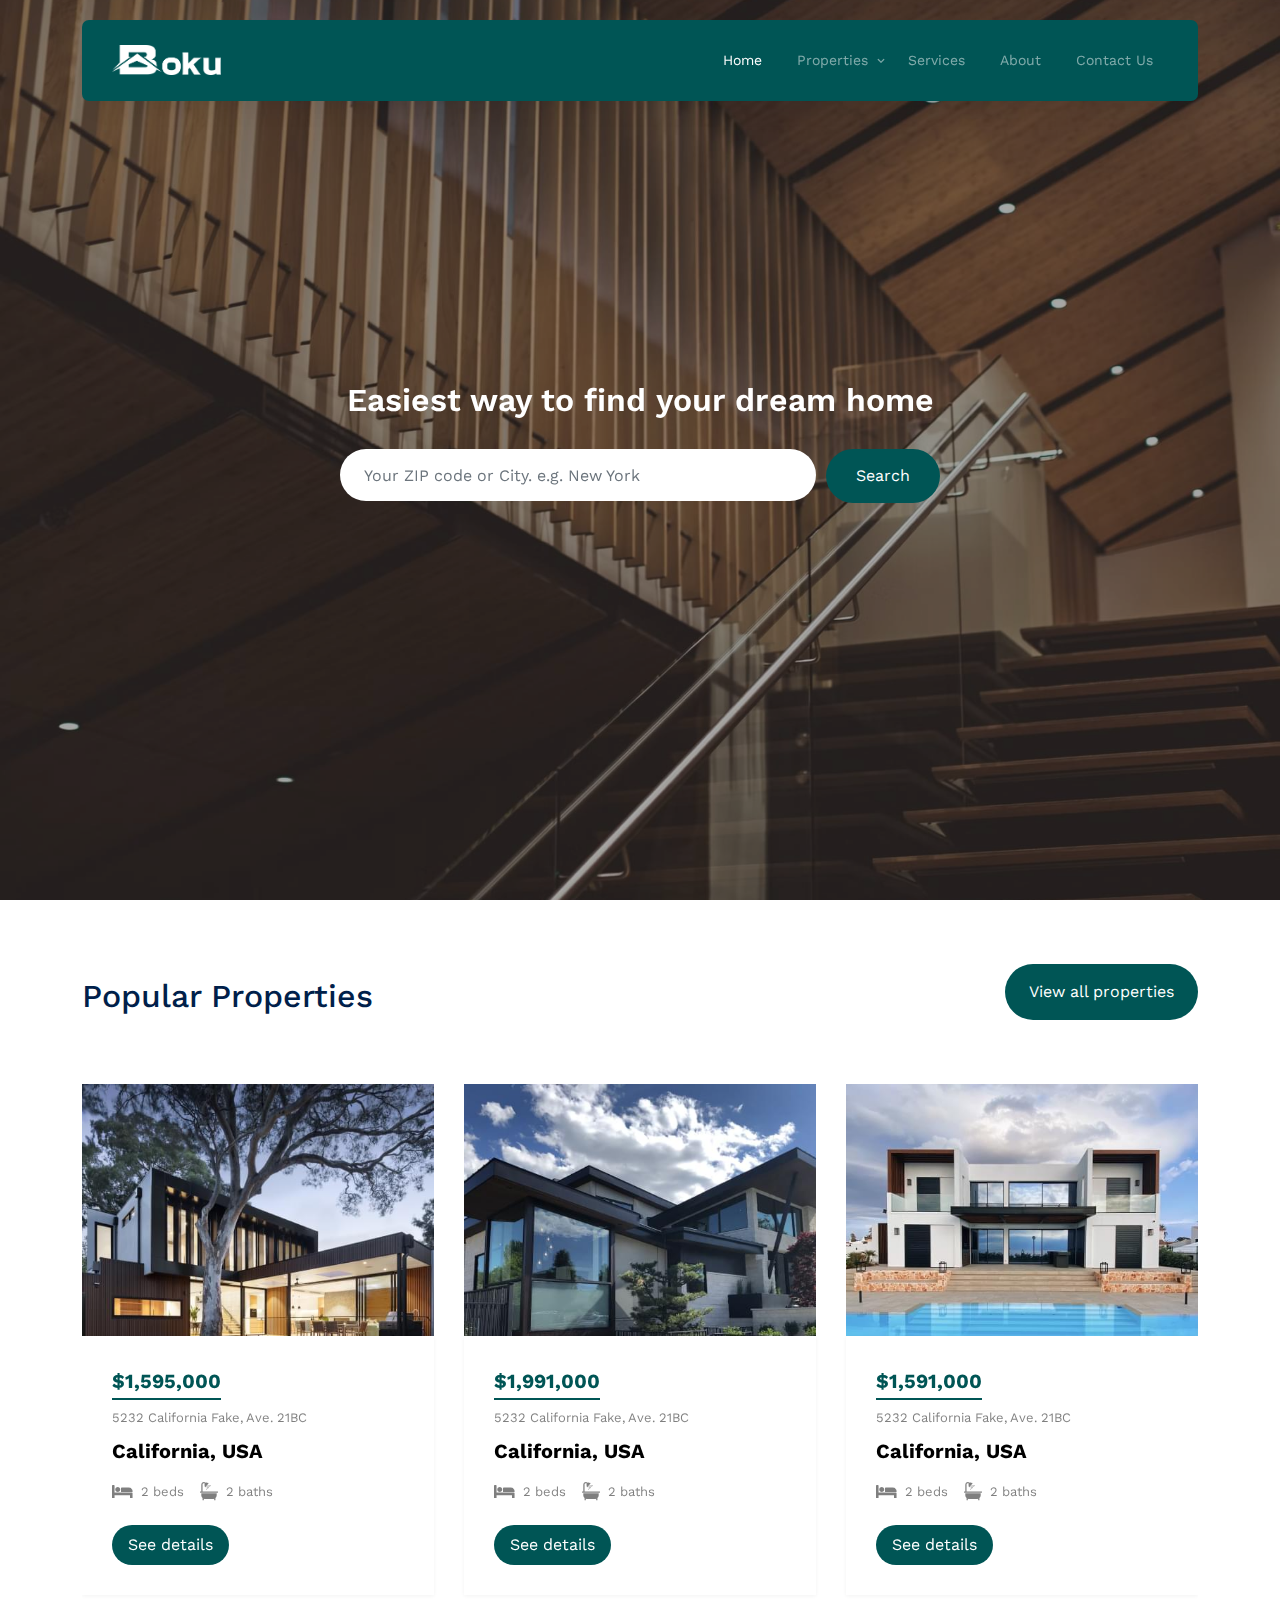
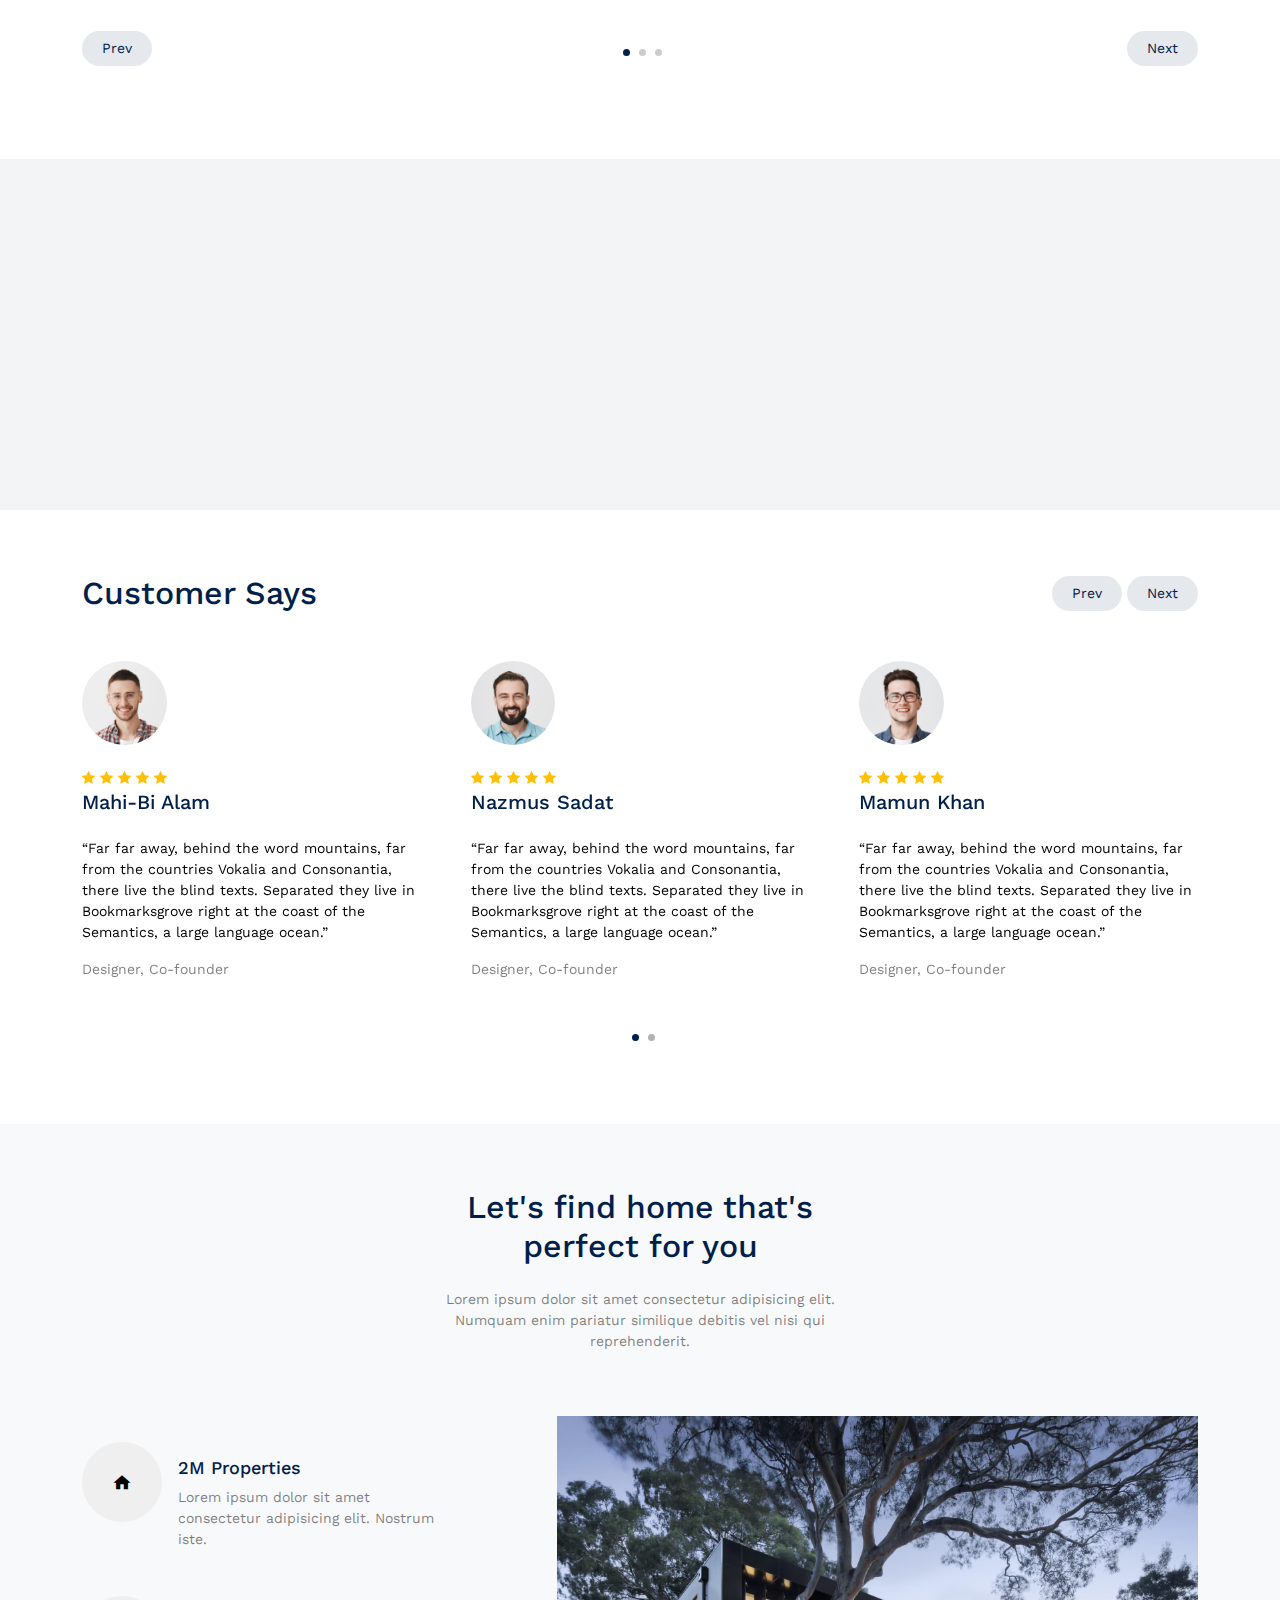
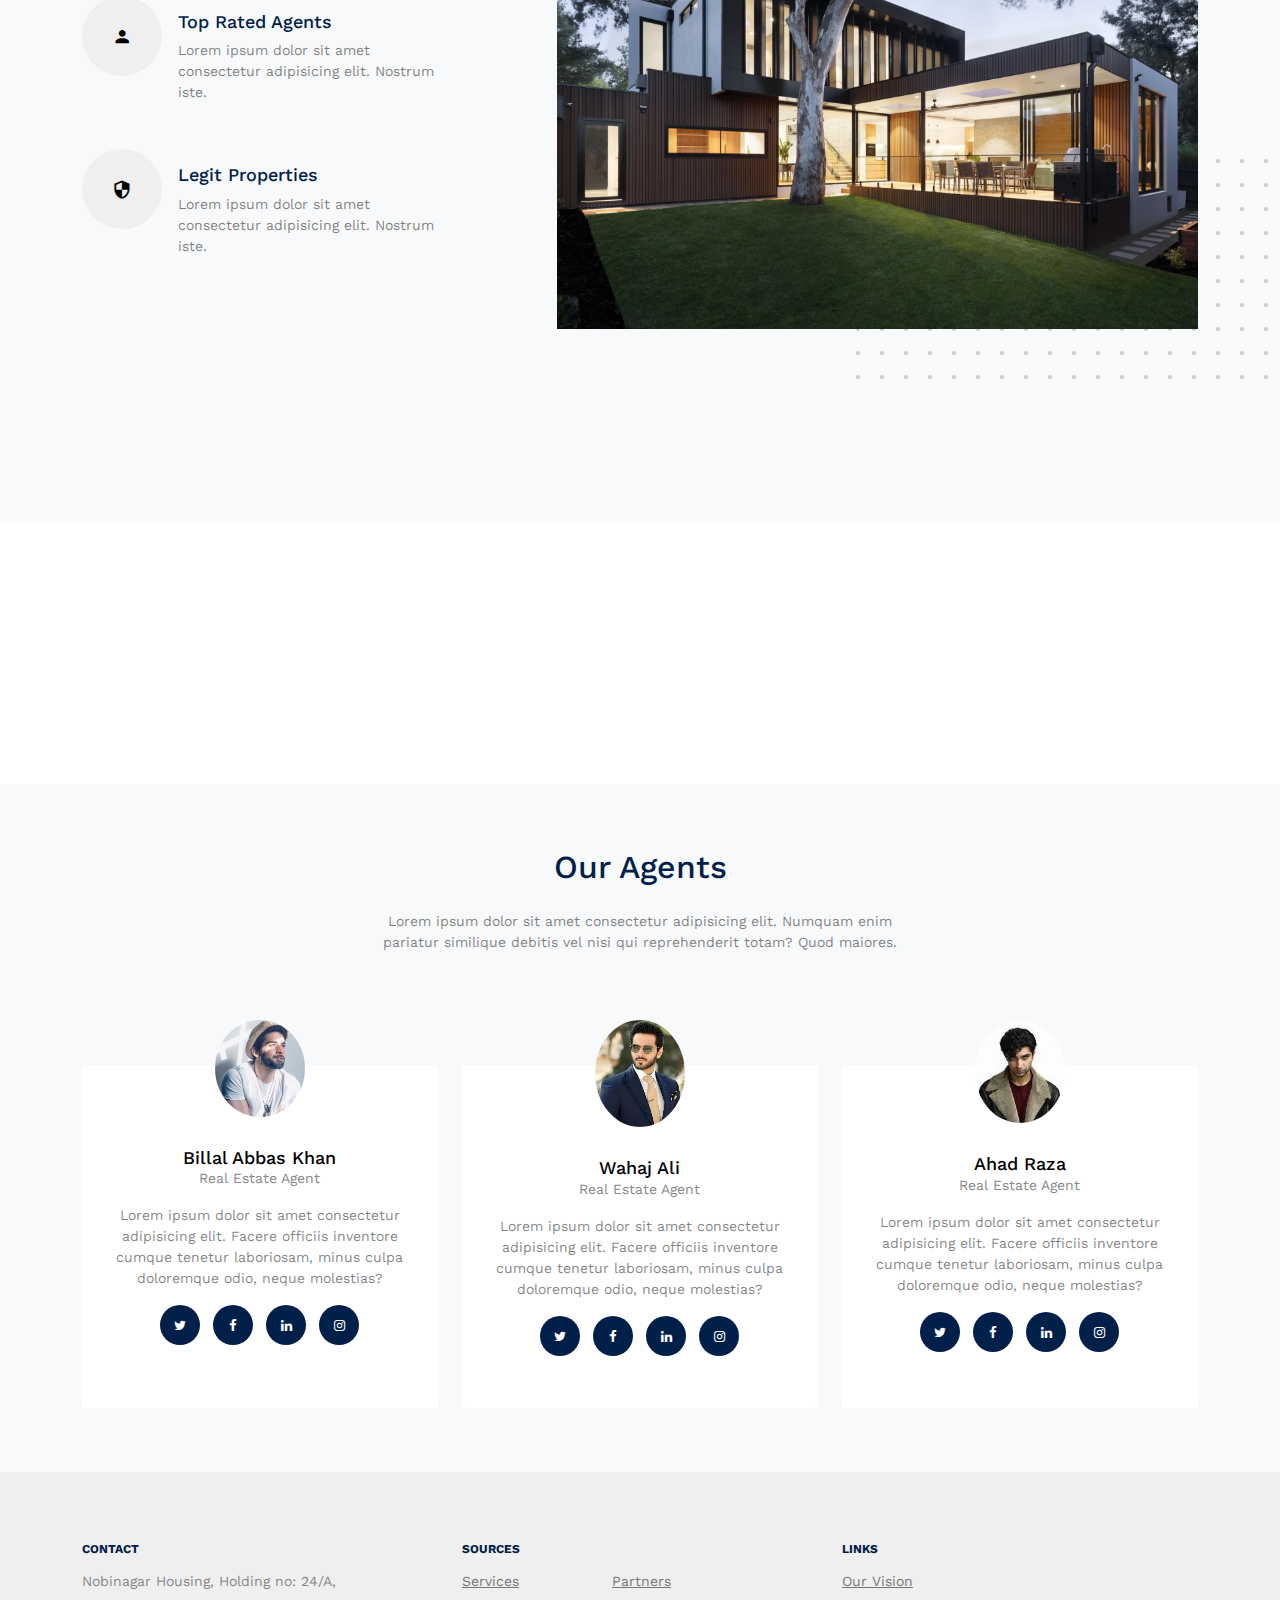
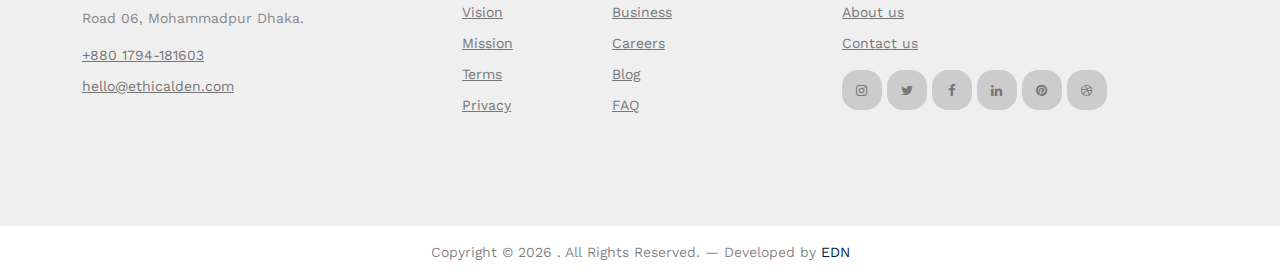
<file: index.html>
<!DOCTYPE html>
<html lang="en">
	<head>
		<meta charset="utf-8" />
		<meta name="viewport" content="width=device-width, initial-scale=1" />
		<link rel="shortcut icon" href="favicon.png" />

		<link rel="preconnect" href="https://fonts.googleapis.com" />
		<link rel="preconnect" href="https://fonts.gstatic.com" crossorigin />
		<link
			href="https://fonts.googleapis.com/css2?family=Work+Sans:wght@400;500;600;700&display=swap"
			rel="stylesheet"
		/>

		<link rel="stylesheet" href="css/icomoon.css" />
		<link rel="stylesheet" href="css/flaticon.css" />
		<link rel="stylesheet" href="css/tiny-slider.css" />
		<link rel="stylesheet" href="css/aos.css" />
		<link rel="stylesheet" href="css/styles.css" />

		<title>Boku</title>
	</head>
	<body>
		<div class="site-mobile-menu site-navbar-target">
			<div class="site-mobile-menu-header">
				<div class="site-mobile-menu-close">
					<span class="icofont-close js-menu-toggle"></span>
				</div>
			</div>
			<div class="site-mobile-menu-body"></div>
		</div>

		<nav class="site-nav">
			<div class="container">
				<div class="menu-bg-wrap">
					<div class="site-navigation">
						<a href="index.html" class="logo m-0 float-start"
							><img
								src="images/boku-logo.png"
								alt=""
								style="width: 100%; height: 30px"
						/></a>

						<ul
							class="js-clone-nav d-none d-lg-inline-block text-start site-menu float-end"
						>
							<li class="active"><a href="index.html">Home</a></li>
							<li class="has-children">
								<a href="#">Properties</a>
								<ul class="dropdown">
									<li><a href="#">Buy Property</a></li>
									<li><a href="#">Sell Property</a></li>
									<li class="has-children">
										<a href="#">Dropdown</a>
										<ul class="dropdown">
											<li><a href="#">Sub Menu One</a></li>
											<li><a href="#">Sub Menu Two</a></li>
											<li><a href="#">Sub Menu Three</a></li>
										</ul>
									</li>
								</ul>
							</li>
							<li><a href="#">Services</a></li>
							<li><a href="#">About</a></li>
							<li><a href="#">Contact Us</a></li>
						</ul>

						<a
							href="#"
							class="burger light me-auto float-end mt-1 site-menu-toggle js-menu-toggle d-inline-block d-lg-none"
							data-toggle="collapse"
							data-target="#main-navbar"
						>
							<span></span>
						</a>
					</div>
				</div>
			</div>
		</nav>

		<div class="hero">
			<div class="hero-slide">
				<div
					class="img overlay"
					style="background-image: url('images/hero_bg_1.jpg')"
				></div>
				<div
					class="img overlay"
					style="background-image: url('images/hero_bg_2.jpg')"
				></div>
				<div
					class="img overlay"
					style="background-image: url('images/hero_bg_3.jpg')"
				></div>
			</div>

			<div class="container">
				<div class="row justify-content-center align-items-center">
					<div class="col-lg-9 text-center">
						<h1 class="heading" data-aos="fade-up">
							Easiest way to find your dream home
						</h1>
						<form
							action="#"
							class="narrow-w form-search d-flex align-items-stretch mb-3"
							data-aos="fade-up"
							data-aos-delay="200"
						>
							<input
								type="text"
								class="form-control px-4"
								placeholder="Your ZIP code or City. e.g. New York"
							/>
							<button type="submit" class="btn btn-primary">Search</button>
						</form>
					</div>
				</div>
			</div>
		</div>

		<div class="section">
			<div class="container">
				<div class="row mb-5 align-items-center">
					<div class="col-lg-6">
						<h2 class="font-weight-bold text-primary heading">
							Popular Properties
						</h2>
					</div>
					<div class="col-lg-6 text-lg-end">
						<p>
							<a
								href="#"
								target="_blank"
								class="btn btn-primary text-white py-3 px-4"
								>View all properties</a
							>
						</p>
					</div>
				</div>
				<div class="row">
					<div class="col-12">
						<div class="property-slider-wrap">
							<div class="property-slider">
								<div class="property-item">
									<a href="#" class="img">
										<img src="images/img_1.jpg" alt="Image" class="img-fluid" />
									</a>

									<div class="property-content">
										<div class="price mb-2"><span>$1,595,000</span></div>
										<div>
											<span class="d-block mb-2 text-black-50"
												>5232 California Fake, Ave. 21BC</span
											>
											<span class="city d-block mb-3">California, USA</span>

											<div class="specs d-flex mb-4">
												<span class="d-block d-flex align-items-center me-3">
													<span class="icon-bed me-2"></span>
													<span class="caption">2 beds</span>
												</span>
												<span class="d-block d-flex align-items-center">
													<span class="icon-bath me-2"></span>
													<span class="caption">2 baths</span>
												</span>
											</div>

											<a href="#" class="btn btn-primary py-2 px-3"
												>See details</a
											>
										</div>
									</div>
								</div>
								<!-- .item -->

								<div class="property-item">
									<a href="#" class="img">
										<img src="images/img_2.jpg" alt="Image" class="img-fluid" />
									</a>

									<div class="property-content">
										<div class="price mb-2"><span>$1,991,000</span></div>
										<div>
											<span class="d-block mb-2 text-black-50"
												>5232 California Fake, Ave. 21BC</span
											>
											<span class="city d-block mb-3">California, USA</span>

											<div class="specs d-flex mb-4">
												<span class="d-block d-flex align-items-center me-3">
													<span class="icon-bed me-2"></span>
													<span class="caption">2 beds</span>
												</span>
												<span class="d-block d-flex align-items-center">
													<span class="icon-bath me-2"></span>
													<span class="caption">2 baths</span>
												</span>
											</div>

											<a href="#" class="btn btn-primary py-2 px-3"
												>See details</a
											>
										</div>
									</div>
								</div>
								<!-- .item -->

								<div class="property-item">
									<a href="#" class="img">
										<img src="images/img_3.jpg" alt="Image" class="img-fluid" />
									</a>

									<div class="property-content">
										<div class="price mb-2"><span>$1,591,000</span></div>
										<div>
											<span class="d-block mb-2 text-black-50"
												>5232 California Fake, Ave. 21BC</span
											>
											<span class="city d-block mb-3">California, USA</span>

											<div class="specs d-flex mb-4">
												<span class="d-block d-flex align-items-center me-3">
													<span class="icon-bed me-2"></span>
													<span class="caption">2 beds</span>
												</span>
												<span class="d-block d-flex align-items-center">
													<span class="icon-bath me-2"></span>
													<span class="caption">2 baths</span>
												</span>
											</div>

											<a href="#" class="btn btn-primary py-2 px-3"
												>See details</a
											>
										</div>
									</div>
								</div>
								<!-- .item -->

								<div class="property-item">
									<a href="#" class="img">
										<img src="images/img_4.jpg" alt="Image" class="img-fluid" />
									</a>

									<div class="property-content">
										<div class="price mb-2"><span>$1,091,000</span></div>
										<div>
											<span class="d-block mb-2 text-black-50"
												>5232 California Fake, Ave. 21BC</span
											>
											<span class="city d-block mb-3">California, USA</span>

											<div class="specs d-flex mb-4">
												<span class="d-block d-flex align-items-center me-3">
													<span class="icon-bed me-2"></span>
													<span class="caption">2 beds</span>
												</span>
												<span class="d-block d-flex align-items-center">
													<span class="icon-bath me-2"></span>
													<span class="caption">2 baths</span>
												</span>
											</div>

											<a href="#" class="btn btn-primary py-2 px-3"
												>See details</a
											>
										</div>
									</div>
								</div>
								<!-- .item -->

								<div class="property-item">
									<a href="#" class="img">
										<img src="images/img_5.jpg" alt="Image" class="img-fluid" />
									</a>

									<div class="property-content">
										<div class="price mb-2"><span>$12,091,000</span></div>
										<div>
											<span class="d-block mb-2 text-black-50"
												>5232 California Fake, Ave. 21BC</span
											>
											<span class="city d-block mb-3">California, USA</span>

											<div class="specs d-flex mb-4">
												<span class="d-block d-flex align-items-center me-3">
													<span class="icon-bed me-2"></span>
													<span class="caption">2 beds</span>
												</span>
												<span class="d-block d-flex align-items-center">
													<span class="icon-bath me-2"></span>
													<span class="caption">2 baths</span>
												</span>
											</div>

											<a href="#" class="btn btn-primary py-2 px-3"
												>See details</a
											>
										</div>
									</div>
								</div>
								<!-- .item -->

								<div class="property-item">
									<a href="#" class="img">
										<img src="images/img_6.jpg" alt="Image" class="img-fluid" />
									</a>

									<div class="property-content">
										<div class="price mb-2"><span>$1,291,000</span></div>
										<div>
											<span class="d-block mb-2 text-black-50"
												>5232 California Fake, Ave. 21BC</span
											>
											<span class="city d-block mb-3">California, USA</span>

											<div class="specs d-flex mb-4">
												<span class="d-block d-flex align-items-center me-3">
													<span class="icon-bed me-2"></span>
													<span class="caption">2 beds</span>
												</span>
												<span class="d-block d-flex align-items-center">
													<span class="icon-bath me-2"></span>
													<span class="caption">2 baths</span>
												</span>
											</div>

											<a href="#" class="btn btn-primary py-2 px-3"
												>See details</a
											>
										</div>
									</div>
								</div>
								<!-- .item -->

								<div class="property-item">
									<a href="#" class="img">
										<img src="images/img_7.jpg" alt="Image" class="img-fluid" />
									</a>

									<div class="property-content">
										<div class="price mb-2"><span>$1,251,000</span></div>
										<div>
											<span class="d-block mb-2 text-black-50"
												>5232 California Fake, Ave. 21BC</span
											>
											<span class="city d-block mb-3">California, USA</span>

											<div class="specs d-flex mb-4">
												<span class="d-block d-flex align-items-center me-3">
													<span class="icon-bed me-2"></span>
													<span class="caption">2 beds</span>
												</span>
												<span class="d-block d-flex align-items-center">
													<span class="icon-bath me-2"></span>
													<span class="caption">2 baths</span>
												</span>
											</div>

											<a href="#" class="btn btn-primary py-2 px-3"
												>See details</a
											>
										</div>
									</div>
								</div>
								<!-- .item -->

								<div class="property-item">
									<a href="#" class="img">
										<img src="images/img_8.jpg" alt="Image" class="img-fluid" />
									</a>

									<div class="property-content">
										<div class="price mb-2"><span>$1,111,000</span></div>
										<div>
											<span class="d-block mb-2 text-black-50"
												>5232 California Fake, Ave. 21BC</span
											>
											<span class="city d-block mb-3">California, USA</span>

											<div class="specs d-flex mb-4">
												<span class="d-block d-flex align-items-center me-3">
													<span class="icon-bed me-2"></span>
													<span class="caption">2 beds</span>
												</span>
												<span class="d-block d-flex align-items-center">
													<span class="icon-bath me-2"></span>
													<span class="caption">2 baths</span>
												</span>
											</div>

											<a href="#" class="btn btn-primary py-2 px-3"
												>See details</a
											>
										</div>
									</div>
								</div>
								<!-- .item -->

								<div class="property-item">
									<a href="#" class="img">
										<img src="images/img_1.jpg" alt="Image" class="img-fluid" />
									</a>

									<div class="property-content">
										<div class="price mb-2"><span>$1,991,000</span></div>
										<div>
											<span class="d-block mb-2 text-black-50"
												>5232 California Fake, Ave. 21BC</span
											>
											<span class="city d-block mb-3">California, USA</span>

											<div class="specs d-flex mb-4">
												<span class="d-block d-flex align-items-center me-3">
													<span class="icon-bed me-2"></span>
													<span class="caption">2 beds</span>
												</span>
												<span class="d-block d-flex align-items-center">
													<span class="icon-bath me-2"></span>
													<span class="caption">2 baths</span>
												</span>
											</div>

											<a href="#" class="btn btn-primary py-2 px-3"
												>See details</a
											>
										</div>
									</div>
								</div>
								<!-- .item -->
							</div>

							<div
								id="property-nav"
								class="controls"
								tabindex="0"
								aria-label="Carousel Navigation"
							>
								<span
									class="prev"
									data-controls="prev"
									aria-controls="property"
									tabindex="-1"
									>Prev</span
								>
								<span
									class="next"
									data-controls="next"
									aria-controls="property"
									tabindex="-1"
									>Next</span
								>
							</div>
						</div>
					</div>
				</div>
			</div>
		</div>

		<section class="features-1">
			<div class="container">
				<div class="row">
					<div class="col-6 col-lg-3" data-aos="fade-up" data-aos-delay="300">
						<div class="box-feature">
							<span class="flaticon-house"></span>
							<h3 class="mb-3">Our Properties</h3>
							<p>
								Lorem ipsum dolor sit amet, consectetur adipisicing elit.
								Voluptates, accusamus.
							</p>
							<p><a href="#" class="learn-more">Learn More</a></p>
						</div>
					</div>
					<div class="col-6 col-lg-3" data-aos="fade-up" data-aos-delay="500">
						<div class="box-feature">
							<span class="flaticon-building"></span>
							<h3 class="mb-3">Property for Sale</h3>
							<p>
								Lorem ipsum dolor sit amet, consectetur adipisicing elit.
								Voluptates, accusamus.
							</p>
							<p><a href="#" class="learn-more">Learn More</a></p>
						</div>
					</div>
					<div class="col-6 col-lg-3" data-aos="fade-up" data-aos-delay="400">
						<div class="box-feature">
							<span class="flaticon-house-3"></span>
							<h3 class="mb-3">Real Estate Agent</h3>
							<p>
								Lorem ipsum dolor sit amet, consectetur adipisicing elit.
								Voluptates, accusamus.
							</p>
							<p><a href="#" class="learn-more">Learn More</a></p>
						</div>
					</div>
					<div class="col-6 col-lg-3" data-aos="fade-up" data-aos-delay="600">
						<div class="box-feature">
							<span class="flaticon-house-1"></span>
							<h3 class="mb-3">House for Sale</h3>
							<p>
								Lorem ipsum dolor sit amet, consectetur adipisicing elit.
								Voluptates, accusamus.
							</p>
							<p><a href="#" class="learn-more">Learn More</a></p>
						</div>
					</div>
				</div>
			</div>
		</section>

		<div class="section sec-testimonials">
			<div class="container">
				<div class="row mb-5 align-items-center">
					<div class="col-md-6">
						<h2 class="font-weight-bold heading text-primary mb-4 mb-md-0">
							Customer Says
						</h2>
					</div>
					<div class="col-md-6 text-md-end">
						<div id="testimonial-nav">
							<span class="prev" data-controls="prev">Prev</span>

							<span class="next" data-controls="next">Next</span>
						</div>
					</div>
				</div>

				<div class="row">
					<div class="col-lg-4"></div>
				</div>
				<div class="testimonial-slider-wrap">
					<div class="testimonial-slider">
						<div class="item">
							<div class="testimonial">
								<img
									src="images/person_1-min.jpg"
									alt="Image"
									class="img-fluid rounded-circle w-25 mb-4"
								/>
								<div class="rate">
									<span class="icon-star text-warning"></span>
									<span class="icon-star text-warning"></span>
									<span class="icon-star text-warning"></span>
									<span class="icon-star text-warning"></span>
									<span class="icon-star text-warning"></span>
								</div>
								<h3 class="h5 text-primary mb-4">Mahi-Bi Alam</h3>
								<blockquote>
									<p>
										&ldquo;Far far away, behind the word mountains, far from the
										countries Vokalia and Consonantia, there live the blind
										texts. Separated they live in Bookmarksgrove right at the
										coast of the Semantics, a large language ocean.&rdquo;
									</p>
								</blockquote>
								<p class="text-black-50">Designer, Co-founder</p>
							</div>
						</div>

						<div class="item">
							<div class="testimonial">
								<img
									src="images/person_2-min.jpg"
									alt="Image"
									class="img-fluid rounded-circle w-25 mb-4"
								/>
								<div class="rate">
									<span class="icon-star text-warning"></span>
									<span class="icon-star text-warning"></span>
									<span class="icon-star text-warning"></span>
									<span class="icon-star text-warning"></span>
									<span class="icon-star text-warning"></span>
								</div>
								<h3 class="h5 text-primary mb-4">Nazmus Sadat</h3>
								<blockquote>
									<p>
										&ldquo;Far far away, behind the word mountains, far from the
										countries Vokalia and Consonantia, there live the blind
										texts. Separated they live in Bookmarksgrove right at the
										coast of the Semantics, a large language ocean.&rdquo;
									</p>
								</blockquote>
								<p class="text-black-50">Designer, Co-founder</p>
							</div>
						</div>

						<div class="item">
							<div class="testimonial">
								<img
									src="images/person_3-min.jpg"
									alt="Image"
									class="img-fluid rounded-circle w-25 mb-4"
								/>
								<div class="rate">
									<span class="icon-star text-warning"></span>
									<span class="icon-star text-warning"></span>
									<span class="icon-star text-warning"></span>
									<span class="icon-star text-warning"></span>
									<span class="icon-star text-warning"></span>
								</div>
								<h3 class="h5 text-primary mb-4">Mamun Khan</h3>
								<blockquote>
									<p>
										&ldquo;Far far away, behind the word mountains, far from the
										countries Vokalia and Consonantia, there live the blind
										texts. Separated they live in Bookmarksgrove right at the
										coast of the Semantics, a large language ocean.&rdquo;
									</p>
								</blockquote>
								<p class="text-black-50">Designer, Co-founder</p>
							</div>
						</div>

						<div class="item">
							<div class="testimonial">
								<img
									src="images/person_4-min.jpg"
									alt="Image"
									class="img-fluid rounded-circle w-25 mb-4"
								/>
								<div class="rate">
									<span class="icon-star text-warning"></span>
									<span class="icon-star text-warning"></span>
									<span class="icon-star text-warning"></span>
									<span class="icon-star text-warning"></span>
									<span class="icon-star text-warning"></span>
								</div>
								<h3 class="h5 text-primary mb-4">Shahida Akter</h3>
								<blockquote>
									<p>
										&ldquo;Far far away, behind the word mountains, far from the
										countries Vokalia and Consonantia, there live the blind
										texts. Separated they live in Bookmarksgrove right at the
										coast of the Semantics, a large language ocean.&rdquo;
									</p>
								</blockquote>
								<p class="text-black-50">Designer, Co-founder</p>
							</div>
						</div>
					</div>
				</div>
			</div>
		</div>

		<div class="section section-4 bg-light">
			<div class="container">
				<div class="row justify-content-center text-center mb-5">
					<div class="col-lg-5">
						<h2 class="font-weight-bold heading text-primary mb-4">
							Let's find home that's perfect for you
						</h2>
						<p class="text-black-50">
							Lorem ipsum dolor sit amet consectetur adipisicing elit. Numquam
							enim pariatur similique debitis vel nisi qui reprehenderit.
						</p>
					</div>
				</div>
				<div class="row justify-content-between mb-5 align-items-center">
					<div class="col-lg-7 mb-5 mb-lg-0 order-lg-2">
						<div class="img-about dots">
							<img src="images/hero_bg_3.jpg" alt="Image" class="img-fluid" />
						</div>
					</div>
					<div class="col-lg-4">
						<div class="d-flex feature-h">
							<span class="wrap-icon me-3">
								<span class="icon-home2"></span>
							</span>
							<div class="feature-text">
								<h3 class="heading">2M Properties</h3>
								<p class="text-black-50">
									Lorem ipsum dolor sit amet consectetur adipisicing elit.
									Nostrum iste.
								</p>
							</div>
						</div>

						<div class="d-flex feature-h">
							<span class="wrap-icon me-3">
								<span class="icon-person"></span>
							</span>
							<div class="feature-text">
								<h3 class="heading">Top Rated Agents</h3>
								<p class="text-black-50">
									Lorem ipsum dolor sit amet consectetur adipisicing elit.
									Nostrum iste.
								</p>
							</div>
						</div>

						<div class="d-flex feature-h">
							<span class="wrap-icon me-3">
								<span class="icon-security"></span>
							</span>
							<div class="feature-text">
								<h3 class="heading">Legit Properties</h3>
								<p class="text-black-50">
									Lorem ipsum dolor sit amet consectetur adipisicing elit.
									Nostrum iste.
								</p>
							</div>
						</div>
					</div>
				</div>
				<div class="row section-counter mt-5">
					<div
						class="col-6 col-sm-6 col-md-6 col-lg-3"
						data-aos="fade-up"
						data-aos-delay="300"
					>
						<div class="counter-wrap mb-5 mb-lg-0">
							<span class="number"
								><span class="countup text-primary">3298</span></span
							>
							<span class="caption text-black-50"># of Buy Properties</span>
						</div>
					</div>
					<div
						class="col-6 col-sm-6 col-md-6 col-lg-3"
						data-aos="fade-up"
						data-aos-delay="400"
					>
						<div class="counter-wrap mb-5 mb-lg-0">
							<span class="number"
								><span class="countup text-primary">2181</span></span
							>
							<span class="caption text-black-50"># of Sell Properties</span>
						</div>
					</div>
					<div
						class="col-6 col-sm-6 col-md-6 col-lg-3"
						data-aos="fade-up"
						data-aos-delay="500"
					>
						<div class="counter-wrap mb-5 mb-lg-0">
							<span class="number"
								><span class="countup text-primary">9316</span></span
							>
							<span class="caption text-black-50"># of All Properties</span>
						</div>
					</div>
					<div
						class="col-6 col-sm-6 col-md-6 col-lg-3"
						data-aos="fade-up"
						data-aos-delay="600"
					>
						<div class="counter-wrap mb-5 mb-lg-0">
							<span class="number"
								><span class="countup text-primary">7191</span></span
							>
							<span class="caption text-black-50"># of Agents</span>
						</div>
					</div>
				</div>
			</div>
		</div>

		<div class="section">
			<div class="row justify-content-center footer-cta" data-aos="fade-up">
				<div class="col-lg-7 mx-auto text-center">
					<h2 class="mb-4">Be a part of our growing real state agents</h2>
					<p>
						<a
							href="#"
							target="_blank"
							class="btn btn-primary text-white py-3 px-4"
							>Apply for Real Estate agent</a
						>
					</p>
				</div>
			</div>
		</div>

		<div class="section section-5 bg-light">
			<div class="container">
				<div class="row justify-content-center text-center mb-5">
					<div class="col-lg-6 mb-5">
						<h2 class="font-weight-bold heading text-primary mb-4">
							Our Agents
						</h2>
						<p class="text-black-50">
							Lorem ipsum dolor sit amet consectetur adipisicing elit. Numquam
							enim pariatur similique debitis vel nisi qui reprehenderit totam?
							Quod maiores.
						</p>
					</div>
				</div>
				<div class="row">
					<div class="col-sm-6 col-md-6 col-lg-4 mb-5 mb-lg-0">
						<div class="h-100 person">
							<img src="images/bilal-abbas.jpg" alt="Image" class="img-fluid" />

							<div class="person-contents">
								<h2 class="mb-0"><a href="#">Billal Abbas Khan</a></h2>
								<span class="meta d-block mb-3">Real Estate Agent</span>
								<p>
									Lorem ipsum dolor sit amet consectetur adipisicing elit.
									Facere officiis inventore cumque tenetur laboriosam, minus
									culpa doloremque odio, neque molestias?
								</p>

								<ul class="social list-unstyled list-inline dark-hover">
									<li class="list-inline-item">
										<a href="#"><span class="icon-twitter"></span></a>
									</li>
									<li class="list-inline-item">
										<a href="#"><span class="icon-facebook"></span></a>
									</li>
									<li class="list-inline-item">
										<a href="#"><span class="icon-linkedin"></span></a>
									</li>
									<li class="list-inline-item">
										<a href="#"><span class="icon-instagram"></span></a>
									</li>
								</ul>
							</div>
						</div>
					</div>
					<div class="col-sm-6 col-md-6 col-lg-4 mb-5 mb-lg-0">
						<div class="h-100 person">
							<img src="images/wahajAli.jpeg" alt="Image" class="img-fluid" />

							<div class="person-contents">
								<h2 class="mb-0"><a href="#">Wahaj Ali</a></h2>
								<span class="meta d-block mb-3">Real Estate Agent</span>
								<p>
									Lorem ipsum dolor sit amet consectetur adipisicing elit.
									Facere officiis inventore cumque tenetur laboriosam, minus
									culpa doloremque odio, neque molestias?
								</p>

								<ul class="social list-unstyled list-inline dark-hover">
									<li class="list-inline-item">
										<a href="#"><span class="icon-twitter"></span></a>
									</li>
									<li class="list-inline-item">
										<a href="#"><span class="icon-facebook"></span></a>
									</li>
									<li class="list-inline-item">
										<a href="#"><span class="icon-linkedin"></span></a>
									</li>
									<li class="list-inline-item">
										<a href="#"><span class="icon-instagram"></span></a>
									</li>
								</ul>
							</div>
						</div>
					</div>
					<div class="col-sm-6 col-md-6 col-lg-4 mb-5 mb-lg-0">
						<div class="h-100 person">
							<img src="images/Ahad.jpeg" alt="Image" class="img-fluid" />

							<div class="person-contents">
								<h2 class="mb-0"><a href="#">Ahad Raza </a></h2>
								<span class="meta d-block mb-3">Real Estate Agent</span>
								<p>
									Lorem ipsum dolor sit amet consectetur adipisicing elit.
									Facere officiis inventore cumque tenetur laboriosam, minus
									culpa doloremque odio, neque molestias?
								</p>

								<ul class="social list-unstyled list-inline dark-hover">
									<li class="list-inline-item">
										<a href="#"><span class="icon-twitter"></span></a>
									</li>
									<li class="list-inline-item">
										<a href="#"><span class="icon-facebook"></span></a>
									</li>
									<li class="list-inline-item">
										<a href="#"><span class="icon-linkedin"></span></a>
									</li>
									<li class="list-inline-item">
										<a href="#"><span class="icon-instagram"></span></a>
									</li>
								</ul>
							</div>
						</div>
					</div>
				</div>
			</div>
		</div>

		<div class="site-footer">
			<div class="container">
				<div class="row">
					<div class="col-lg-4">
						<div class="widget">
							<h3>Contact</h3>
							<address>
								<p>Nobinagar Housing, Holding no: 24/A,</p>
								<p>Road 06, Mohammadpur Dhaka.</p>
							</address>
							<ul class="list-unstyled links">
								<li><a href="tel://+8801794181603">+880 1794-181603</a></li>
								<li>
									<a href="mailto:info@mydomain.com">hello@ethicalden.com</a>
								</li>
							</ul>
						</div>
					</div>

					<div class="col-lg-4">
						<div class="widget">
							<h3>Sources</h3>
							<ul class="list-unstyled float-start links">
								<li><a href="#">Services</a></li>
								<li><a href="#">Vision</a></li>
								<li><a href="#">Mission</a></li>
								<li><a href="#">Terms</a></li>
								<li><a href="#">Privacy</a></li>
							</ul>
							<ul class="list-unstyled float-start links">
								<li><a href="#">Partners</a></li>
								<li><a href="#">Business</a></li>
								<li><a href="#">Careers</a></li>
								<li><a href="#">Blog</a></li>
								<li><a href="#">FAQ</a></li>
							</ul>
						</div>
					</div>

					<div class="col-lg-4">
						<div class="widget">
							<h3>Links</h3>
							<ul class="list-unstyled links">
								<li><a href="#">Our Vision</a></li>
								<li><a href="#">About us</a></li>
								<li><a href="#">Contact us</a></li>
							</ul>

							<ul class="list-unstyled social">
								<li>
									<a href="#"><span class="icon-instagram"></span></a>
								</li>
								<li>
									<a href="#"><span class="icon-twitter"></span></a>
								</li>
								<li>
									<a href="#"><span class="icon-facebook"></span></a>
								</li>
								<li>
									<a href="#"><span class="icon-linkedin"></span></a>
								</li>
								<li>
									<a href="#"><span class="icon-pinterest"></span></a>
								</li>
								<li>
									<a href="#"><span class="icon-dribbble"></span></a>
								</li>
							</ul>
						</div>
					</div>
				</div>
			</div>
		</div>

		<div class="row mt-3">
			<div class="col-12 text-center">
				<p>
					Copyright &copy;
					<script>
						document.write(new Date().getFullYear());
					</script>
					. All Rights Reserved. &mdash; Developed by
					<a href="https://ethicalden.com">EDN</a>
				</p>
			</div>
		</div>

		<!-- Preloader -->
		<div id="overlayer"></div>
		<div class="loader">
			<div class="spinner-border" role="status">
				<span class="visually-hidden">Loading...</span>
			</div>
		</div>

		<script src="js/bootstrap.bundle.min.js"></script>
		<script src="js/tiny-slider.js"></script>
		<script src="js/aos.js"></script>
		<script src="js/navbar.js"></script>
		<script src="js/counter.js"></script>
		<script src="js/custom.js"></script>
	</body>
</html>
</file>
<file: css/icomoon.css>
@font-face {
	font-family: "icomoon";
	src: url("../fonts/icomoon/fonts/icomoon.eot?10si43");
	src: url("../fonts/icomoon/fonts/icomoon.eot?10si43#iefix")
			format("embedded-opentype"),
		url("../fonts/icomoon/fonts/icomoon.ttf?10si43") format("truetype"),
		url("../fonts/icomoon/fonts/icomoon.woff?10si43") format("woff"),
		url("../fonts/icomoon/fonts/icomoon.svg?10si43#icomoon") format("svg");
	font-weight: normal;
	font-style: normal;
}

[class^="icon-"],
[class*=" icon-"] {
	/* use !important to prevent issues with browser extensions that change fonts */
	font-family: "icomoon" !important;
	/* speak: none; */
	font-style: normal;
	font-weight: normal;
	font-variant: normal;
	text-transform: none;
	line-height: 1;

	/* Better Font Rendering =========== */
	-webkit-font-smoothing: antialiased;
	-moz-osx-font-smoothing: grayscale;
}

.icon-asterisk:before {
	content: "\f069";
}
.icon-plus:before {
	content: "\f067";
}
.icon-question:before {
	content: "\f128";
}
.icon-minus:before {
	content: "\f068";
}
.icon-glass:before {
	content: "\f000";
}
.icon-music:before {
	content: "\f001";
}
.icon-search:before {
	content: "\f002";
}
.icon-envelope-o:before {
	content: "\f003";
}
.icon-heart:before {
	content: "\f004";
}
.icon-star:before {
	content: "\f005";
}
.icon-star-o:before {
	content: "\f006";
}
.icon-user:before {
	content: "\f007";
}
.icon-film:before {
	content: "\f008";
}
.icon-th-large:before {
	content: "\f009";
}
.icon-th:before {
	content: "\f00a";
}
.icon-th-list:before {
	content: "\f00b";
}
.icon-check:before {
	content: "\f00c";
}
.icon-close:before {
	content: "\f00d";
}
.icon-remove:before {
	content: "\f00d";
}
.icon-times:before {
	content: "\f00d";
}
.icon-search-plus:before {
	content: "\f00e";
}
.icon-search-minus:before {
	content: "\f010";
}
.icon-power-off:before {
	content: "\f011";
}
.icon-signal:before {
	content: "\f012";
}
.icon-cog:before {
	content: "\f013";
}
.icon-gear:before {
	content: "\f013";
}
.icon-trash-o:before {
	content: "\f014";
}
.icon-home:before {
	content: "\f015";
}
.icon-file-o:before {
	content: "\f016";
}
.icon-clock-o:before {
	content: "\f017";
}
.icon-road:before {
	content: "\f018";
}
.icon-download:before {
	content: "\f019";
}
.icon-arrow-circle-o-down:before {
	content: "\f01a";
}
.icon-arrow-circle-o-up:before {
	content: "\f01b";
}
.icon-inbox:before {
	content: "\f01c";
}
.icon-play-circle-o:before {
	content: "\f01d";
}
.icon-repeat:before {
	content: "\f01e";
}
.icon-rotate-right:before {
	content: "\f01e";
}
.icon-refresh:before {
	content: "\f021";
}
.icon-list-alt:before {
	content: "\f022";
}
.icon-lock:before {
	content: "\f023";
}
.icon-flag:before {
	content: "\f024";
}
.icon-headphones:before {
	content: "\f025";
}
.icon-volume-off:before {
	content: "\f026";
}
.icon-volume-down:before {
	content: "\f027";
}
.icon-volume-up:before {
	content: "\f028";
}
.icon-qrcode:before {
	content: "\f029";
}
.icon-barcode:before {
	content: "\f02a";
}
.icon-tag:before {
	content: "\f02b";
}
.icon-tags:before {
	content: "\f02c";
}
.icon-book:before {
	content: "\f02d";
}
.icon-bookmark:before {
	content: "\f02e";
}
.icon-print:before {
	content: "\f02f";
}
.icon-camera:before {
	content: "\f030";
}
.icon-font:before {
	content: "\f031";
}
.icon-bold:before {
	content: "\f032";
}
.icon-italic:before {
	content: "\f033";
}
.icon-text-height:before {
	content: "\f034";
}
.icon-text-width:before {
	content: "\f035";
}
.icon-align-left:before {
	content: "\f036";
}
.icon-align-center:before {
	content: "\f037";
}
.icon-align-right:before {
	content: "\f038";
}
.icon-align-justify:before {
	content: "\f039";
}
.icon-list:before {
	content: "\f03a";
}
.icon-dedent:before {
	content: "\f03b";
}
.icon-outdent:before {
	content: "\f03b";
}
.icon-indent:before {
	content: "\f03c";
}
.icon-video-camera:before {
	content: "\f03d";
}
.icon-image:before {
	content: "\f03e";
}
.icon-photo:before {
	content: "\f03e";
}
.icon-picture-o:before {
	content: "\f03e";
}
.icon-pencil:before {
	content: "\f040";
}
.icon-map-marker:before {
	content: "\f041";
}
.icon-adjust:before {
	content: "\f042";
}
.icon-tint:before {
	content: "\f043";
}
.icon-edit:before {
	content: "\f044";
}
.icon-pencil-square-o:before {
	content: "\f044";
}
.icon-share-square-o:before {
	content: "\f045";
}
.icon-check-square-o:before {
	content: "\f046";
}
.icon-arrows:before {
	content: "\f047";
}
.icon-step-backward:before {
	content: "\f048";
}
.icon-fast-backward:before {
	content: "\f049";
}
.icon-backward:before {
	content: "\f04a";
}
.icon-play:before {
	content: "\f04b";
}
.icon-pause:before {
	content: "\f04c";
}
.icon-stop:before {
	content: "\f04d";
}
.icon-forward:before {
	content: "\f04e";
}
.icon-fast-forward:before {
	content: "\f050";
}
.icon-step-forward:before {
	content: "\f051";
}
.icon-eject:before {
	content: "\f052";
}
.icon-chevron-left:before {
	content: "\f053";
}
.icon-chevron-right:before {
	content: "\f054";
}
.icon-plus-circle:before {
	content: "\f055";
}
.icon-minus-circle:before {
	content: "\f056";
}
.icon-times-circle:before {
	content: "\f057";
}
.icon-check-circle:before {
	content: "\f058";
}
.icon-question-circle:before {
	content: "\f059";
}
.icon-info-circle:before {
	content: "\f05a";
}
.icon-crosshairs:before {
	content: "\f05b";
}
.icon-times-circle-o:before {
	content: "\f05c";
}
.icon-check-circle-o:before {
	content: "\f05d";
}
.icon-ban:before {
	content: "\f05e";
}
.icon-arrow-left:before {
	content: "\f060";
}
.icon-arrow-right:before {
	content: "\f061";
}
.icon-arrow-up:before {
	content: "\f062";
}
.icon-arrow-down:before {
	content: "\f063";
}
.icon-mail-forward:before {
	content: "\f064";
}
.icon-share:before {
	content: "\f064";
}
.icon-expand:before {
	content: "\f065";
}
.icon-compress:before {
	content: "\f066";
}
.icon-exclamation-circle:before {
	content: "\f06a";
}
.icon-gift:before {
	content: "\f06b";
}
.icon-leaf:before {
	content: "\f06c";
}
.icon-fire:before {
	content: "\f06d";
}
.icon-eye:before {
	content: "\f06e";
}
.icon-eye-slash:before {
	content: "\f070";
}
.icon-exclamation-triangle:before {
	content: "\f071";
}
.icon-warning:before {
	content: "\f071";
}
.icon-plane:before {
	content: "\f072";
}
.icon-calendar:before {
	content: "\f073";
}
.icon-random:before {
	content: "\f074";
}
.icon-comment:before {
	content: "\f075";
}
.icon-magnet:before {
	content: "\f076";
}
.icon-chevron-up:before {
	content: "\f077";
}
.icon-chevron-down:before {
	content: "\f078";
}
.icon-retweet:before {
	content: "\f079";
}
.icon-shopping-cart:before {
	content: "\f07a";
}
.icon-folder:before {
	content: "\f07b";
}
.icon-folder-open:before {
	content: "\f07c";
}
.icon-arrows-v:before {
	content: "\f07d";
}
.icon-arrows-h:before {
	content: "\f07e";
}
.icon-bar-chart:before {
	content: "\f080";
}
.icon-bar-chart-o:before {
	content: "\f080";
}
.icon-twitter-square:before {
	content: "\f081";
}
.icon-facebook-square:before {
	content: "\f082";
}
.icon-camera-retro:before {
	content: "\f083";
}
.icon-key:before {
	content: "\f084";
}
.icon-cogs:before {
	content: "\f085";
}
.icon-gears:before {
	content: "\f085";
}
.icon-comments:before {
	content: "\f086";
}
.icon-thumbs-o-up:before {
	content: "\f087";
}
.icon-thumbs-o-down:before {
	content: "\f088";
}
.icon-star-half:before {
	content: "\f089";
}
.icon-heart-o:before {
	content: "\f08a";
}
.icon-sign-out:before {
	content: "\f08b";
}
.icon-linkedin-square:before {
	content: "\f08c";
}
.icon-thumb-tack:before {
	content: "\f08d";
}
.icon-external-link:before {
	content: "\f08e";
}
.icon-sign-in:before {
	content: "\f090";
}
.icon-trophy:before {
	content: "\f091";
}
.icon-github-square:before {
	content: "\f092";
}
.icon-upload:before {
	content: "\f093";
}
.icon-lemon-o:before {
	content: "\f094";
}
.icon-phone:before {
	content: "\f095";
}
.icon-square-o:before {
	content: "\f096";
}
.icon-bookmark-o:before {
	content: "\f097";
}
.icon-phone-square:before {
	content: "\f098";
}
.icon-twitter:before {
	content: "\f099";
}
.icon-facebook:before {
	content: "\f09a";
}
.icon-facebook-f:before {
	content: "\f09a";
}
.icon-github:before {
	content: "\f09b";
}
.icon-unlock:before {
	content: "\f09c";
}
.icon-credit-card:before {
	content: "\f09d";
}
.icon-feed:before {
	content: "\f09e";
}
.icon-rss:before {
	content: "\f09e";
}
.icon-hdd-o:before {
	content: "\f0a0";
}
.icon-bullhorn:before {
	content: "\f0a1";
}
.icon-bell-o:before {
	content: "\f0a2";
}
.icon-certificate:before {
	content: "\f0a3";
}
.icon-hand-o-right:before {
	content: "\f0a4";
}
.icon-hand-o-left:before {
	content: "\f0a5";
}
.icon-hand-o-up:before {
	content: "\f0a6";
}
.icon-hand-o-down:before {
	content: "\f0a7";
}
.icon-arrow-circle-left:before {
	content: "\f0a8";
}
.icon-arrow-circle-right:before {
	content: "\f0a9";
}
.icon-arrow-circle-up:before {
	content: "\f0aa";
}
.icon-arrow-circle-down:before {
	content: "\f0ab";
}
.icon-globe:before {
	content: "\f0ac";
}
.icon-wrench:before {
	content: "\f0ad";
}
.icon-tasks:before {
	content: "\f0ae";
}
.icon-filter:before {
	content: "\f0b0";
}
.icon-briefcase:before {
	content: "\f0b1";
}
.icon-arrows-alt:before {
	content: "\f0b2";
}
.icon-group:before {
	content: "\f0c0";
}
.icon-users:before {
	content: "\f0c0";
}
.icon-chain:before {
	content: "\f0c1";
}
.icon-link:before {
	content: "\f0c1";
}
.icon-cloud:before {
	content: "\f0c2";
}
.icon-flask:before {
	content: "\f0c3";
}
.icon-cut:before {
	content: "\f0c4";
}
.icon-scissors:before {
	content: "\f0c4";
}
.icon-copy:before {
	content: "\f0c5";
}
.icon-files-o:before {
	content: "\f0c5";
}
.icon-paperclip:before {
	content: "\f0c6";
}
.icon-floppy-o:before {
	content: "\f0c7";
}
.icon-save:before {
	content: "\f0c7";
}
.icon-square:before {
	content: "\f0c8";
}
.icon-bars:before {
	content: "\f0c9";
}
.icon-navicon:before {
	content: "\f0c9";
}
.icon-reorder:before {
	content: "\f0c9";
}
.icon-list-ul:before {
	content: "\f0ca";
}
.icon-list-ol:before {
	content: "\f0cb";
}
.icon-strikethrough:before {
	content: "\f0cc";
}
.icon-underline:before {
	content: "\f0cd";
}
.icon-table:before {
	content: "\f0ce";
}
.icon-magic:before {
	content: "\f0d0";
}
.icon-truck:before {
	content: "\f0d1";
}
.icon-pinterest:before {
	content: "\f0d2";
}
.icon-pinterest-square:before {
	content: "\f0d3";
}
.icon-google-plus-square:before {
	content: "\f0d4";
}
.icon-google-plus:before {
	content: "\f0d5";
}
.icon-money:before {
	content: "\f0d6";
}
.icon-caret-down:before {
	content: "\f0d7";
}
.icon-caret-up:before {
	content: "\f0d8";
}
.icon-caret-left:before {
	content: "\f0d9";
}
.icon-caret-right:before {
	content: "\f0da";
}
.icon-columns:before {
	content: "\f0db";
}
.icon-sort:before {
	content: "\f0dc";
}
.icon-unsorted:before {
	content: "\f0dc";
}
.icon-sort-desc:before {
	content: "\f0dd";
}
.icon-sort-down:before {
	content: "\f0dd";
}
.icon-sort-asc:before {
	content: "\f0de";
}
.icon-sort-up:before {
	content: "\f0de";
}
.icon-envelope:before {
	content: "\f0e0";
}
.icon-linkedin:before {
	content: "\f0e1";
}
.icon-rotate-left:before {
	content: "\f0e2";
}
.icon-undo:before {
	content: "\f0e2";
}
.icon-gavel:before {
	content: "\f0e3";
}
.icon-legal:before {
	content: "\f0e3";
}
.icon-dashboard:before {
	content: "\f0e4";
}
.icon-tachometer:before {
	content: "\f0e4";
}
.icon-comment-o:before {
	content: "\f0e5";
}
.icon-comments-o:before {
	content: "\f0e6";
}
.icon-bolt:before {
	content: "\f0e7";
}
.icon-flash:before {
	content: "\f0e7";
}
.icon-sitemap:before {
	content: "\f0e8";
}
.icon-umbrella:before {
	content: "\f0e9";
}
.icon-clipboard:before {
	content: "\f0ea";
}
.icon-paste:before {
	content: "\f0ea";
}
.icon-lightbulb-o:before {
	content: "\f0eb";
}
.icon-exchange:before {
	content: "\f0ec";
}
.icon-cloud-download:before {
	content: "\f0ed";
}
.icon-cloud-upload:before {
	content: "\f0ee";
}
.icon-user-md:before {
	content: "\f0f0";
}
.icon-stethoscope:before {
	content: "\f0f1";
}
.icon-suitcase:before {
	content: "\f0f2";
}
.icon-bell:before {
	content: "\f0f3";
}
.icon-coffee:before {
	content: "\f0f4";
}
.icon-cutlery:before {
	content: "\f0f5";
}
.icon-file-text-o:before {
	content: "\f0f6";
}
.icon-building-o:before {
	content: "\f0f7";
}
.icon-hospital-o:before {
	content: "\f0f8";
}
.icon-ambulance:before {
	content: "\f0f9";
}
.icon-medkit:before {
	content: "\f0fa";
}
.icon-fighter-jet:before {
	content: "\f0fb";
}
.icon-beer:before {
	content: "\f0fc";
}
.icon-h-square:before {
	content: "\f0fd";
}
.icon-plus-square:before {
	content: "\f0fe";
}
.icon-angle-double-left:before {
	content: "\f100";
}
.icon-angle-double-right:before {
	content: "\f101";
}
.icon-angle-double-up:before {
	content: "\f102";
}
.icon-angle-double-down:before {
	content: "\f103";
}
.icon-angle-left:before {
	content: "\f104";
}
.icon-angle-right:before {
	content: "\f105";
}
.icon-angle-up:before {
	content: "\f106";
}
.icon-angle-down:before {
	content: "\f107";
}
.icon-desktop:before {
	content: "\f108";
}
.icon-laptop:before {
	content: "\f109";
}
.icon-tablet:before {
	content: "\f10a";
}
.icon-mobile:before {
	content: "\f10b";
}
.icon-mobile-phone:before {
	content: "\f10b";
}
.icon-circle-o:before {
	content: "\f10c";
}
.icon-quote-left:before {
	content: "\f10d";
}
.icon-quote-right:before {
	content: "\f10e";
}
.icon-spinner:before {
	content: "\f110";
}
.icon-circle:before {
	content: "\f111";
}
.icon-mail-reply:before {
	content: "\f112";
}
.icon-reply:before {
	content: "\f112";
}
.icon-github-alt:before {
	content: "\f113";
}
.icon-folder-o:before {
	content: "\f114";
}
.icon-folder-open-o:before {
	content: "\f115";
}
.icon-smile-o:before {
	content: "\f118";
}
.icon-frown-o:before {
	content: "\f119";
}
.icon-meh-o:before {
	content: "\f11a";
}
.icon-gamepad:before {
	content: "\f11b";
}
.icon-keyboard-o:before {
	content: "\f11c";
}
.icon-flag-o:before {
	content: "\f11d";
}
.icon-flag-checkered:before {
	content: "\f11e";
}
.icon-terminal:before {
	content: "\f120";
}
.icon-code:before {
	content: "\f121";
}
.icon-mail-reply-all:before {
	content: "\f122";
}
.icon-reply-all:before {
	content: "\f122";
}
.icon-star-half-empty:before {
	content: "\f123";
}
.icon-star-half-full:before {
	content: "\f123";
}
.icon-star-half-o:before {
	content: "\f123";
}
.icon-location-arrow:before {
	content: "\f124";
}
.icon-crop:before {
	content: "\f125";
}
.icon-code-fork:before {
	content: "\f126";
}
.icon-chain-broken:before {
	content: "\f127";
}
.icon-unlink:before {
	content: "\f127";
}
.icon-info:before {
	content: "\f129";
}
.icon-exclamation:before {
	content: "\f12a";
}
.icon-superscript:before {
	content: "\f12b";
}
.icon-subscript:before {
	content: "\f12c";
}
.icon-eraser:before {
	content: "\f12d";
}
.icon-puzzle-piece:before {
	content: "\f12e";
}
.icon-microphone:before {
	content: "\f130";
}
.icon-microphone-slash:before {
	content: "\f131";
}
.icon-shield:before {
	content: "\f132";
}
.icon-calendar-o:before {
	content: "\f133";
}
.icon-fire-extinguisher:before {
	content: "\f134";
}
.icon-rocket:before {
	content: "\f135";
}
.icon-maxcdn:before {
	content: "\f136";
}
.icon-chevron-circle-left:before {
	content: "\f137";
}
.icon-chevron-circle-right:before {
	content: "\f138";
}
.icon-chevron-circle-up:before {
	content: "\f139";
}
.icon-chevron-circle-down:before {
	content: "\f13a";
}
.icon-html5:before {
	content: "\f13b";
}
.icon-css3:before {
	content: "\f13c";
}
.icon-anchor:before {
	content: "\f13d";
}
.icon-unlock-alt:before {
	content: "\f13e";
}
.icon-bullseye:before {
	content: "\f140";
}
.icon-ellipsis-h:before {
	content: "\f141";
}
.icon-ellipsis-v:before {
	content: "\f142";
}
.icon-rss-square:before {
	content: "\f143";
}
.icon-play-circle:before {
	content: "\f144";
}
.icon-ticket:before {
	content: "\f145";
}
.icon-minus-square:before {
	content: "\f146";
}
.icon-minus-square-o:before {
	content: "\f147";
}
.icon-level-up:before {
	content: "\f148";
}
.icon-level-down:before {
	content: "\f149";
}
.icon-check-square:before {
	content: "\f14a";
}
.icon-pencil-square:before {
	content: "\f14b";
}
.icon-external-link-square:before {
	content: "\f14c";
}
.icon-share-square:before {
	content: "\f14d";
}
.icon-compass:before {
	content: "\f14e";
}
.icon-caret-square-o-down:before {
	content: "\f150";
}
.icon-toggle-down:before {
	content: "\f150";
}
.icon-caret-square-o-up:before {
	content: "\f151";
}
.icon-toggle-up:before {
	content: "\f151";
}
.icon-caret-square-o-right:before {
	content: "\f152";
}
.icon-toggle-right:before {
	content: "\f152";
}
.icon-eur:before {
	content: "\f153";
}
.icon-euro:before {
	content: "\f153";
}
.icon-gbp:before {
	content: "\f154";
}
.icon-dollar:before {
	content: "\f155";
}
.icon-usd:before {
	content: "\f155";
}
.icon-inr:before {
	content: "\f156";
}
.icon-rupee:before {
	content: "\f156";
}
.icon-cny:before {
	content: "\f157";
}
.icon-jpy:before {
	content: "\f157";
}
.icon-rmb:before {
	content: "\f157";
}
.icon-yen:before {
	content: "\f157";
}
.icon-rouble:before {
	content: "\f158";
}
.icon-rub:before {
	content: "\f158";
}
.icon-ruble:before {
	content: "\f158";
}
.icon-krw:before {
	content: "\f159";
}
.icon-won:before {
	content: "\f159";
}
.icon-bitcoin:before {
	content: "\f15a";
}
.icon-btc:before {
	content: "\f15a";
}
.icon-file:before {
	content: "\f15b";
}
.icon-file-text:before {
	content: "\f15c";
}
.icon-sort-alpha-asc:before {
	content: "\f15d";
}
.icon-sort-alpha-desc:before {
	content: "\f15e";
}
.icon-sort-amount-asc:before {
	content: "\f160";
}
.icon-sort-amount-desc:before {
	content: "\f161";
}
.icon-sort-numeric-asc:before {
	content: "\f162";
}
.icon-sort-numeric-desc:before {
	content: "\f163";
}
.icon-thumbs-up:before {
	content: "\f164";
}
.icon-thumbs-down:before {
	content: "\f165";
}
.icon-youtube-square:before {
	content: "\f166";
}
.icon-youtube:before {
	content: "\f167";
}
.icon-xing:before {
	content: "\f168";
}
.icon-xing-square:before {
	content: "\f169";
}
.icon-youtube-play:before {
	content: "\f16a";
}
.icon-dropbox:before {
	content: "\f16b";
}
.icon-stack-overflow:before {
	content: "\f16c";
}
.icon-instagram:before {
	content: "\f16d";
}
.icon-flickr:before {
	content: "\f16e";
}
.icon-adn:before {
	content: "\f170";
}
.icon-bitbucket:before {
	content: "\f171";
}
.icon-bitbucket-square:before {
	content: "\f172";
}
.icon-tumblr:before {
	content: "\f173";
}
.icon-tumblr-square:before {
	content: "\f174";
}
.icon-long-arrow-down:before {
	content: "\f175";
}
.icon-long-arrow-up:before {
	content: "\f176";
}
.icon-long-arrow-left:before {
	content: "\f177";
}
.icon-long-arrow-right:before {
	content: "\f178";
}
.icon-apple:before {
	content: "\f179";
}
.icon-windows:before {
	content: "\f17a";
}
.icon-android:before {
	content: "\f17b";
}
.icon-linux:before {
	content: "\f17c";
}
.icon-dribbble:before {
	content: "\f17d";
}
.icon-skype:before {
	content: "\f17e";
}
.icon-foursquare:before {
	content: "\f180";
}
.icon-trello:before {
	content: "\f181";
}
.icon-female:before {
	content: "\f182";
}
.icon-male:before {
	content: "\f183";
}
.icon-gittip:before {
	content: "\f184";
}
.icon-gratipay:before {
	content: "\f184";
}
.icon-sun-o:before {
	content: "\f185";
}
.icon-moon-o:before {
	content: "\f186";
}
.icon-archive:before {
	content: "\f187";
}
.icon-bug:before {
	content: "\f188";
}
.icon-vk:before {
	content: "\f189";
}
.icon-weibo:before {
	content: "\f18a";
}
.icon-renren:before {
	content: "\f18b";
}
.icon-pagelines:before {
	content: "\f18c";
}
.icon-stack-exchange:before {
	content: "\f18d";
}
.icon-arrow-circle-o-right:before {
	content: "\f18e";
}
.icon-arrow-circle-o-left:before {
	content: "\f190";
}
.icon-caret-square-o-left:before {
	content: "\f191";
}
.icon-toggle-left:before {
	content: "\f191";
}
.icon-dot-circle-o:before {
	content: "\f192";
}
.icon-wheelchair:before {
	content: "\f193";
}
.icon-vimeo-square:before {
	content: "\f194";
}
.icon-try:before {
	content: "\f195";
}
.icon-turkish-lira:before {
	content: "\f195";
}
.icon-plus-square-o:before {
	content: "\f196";
}
.icon-space-shuttle:before {
	content: "\f197";
}
.icon-slack:before {
	content: "\f198";
}
.icon-envelope-square:before {
	content: "\f199";
}
.icon-wordpress:before {
	content: "\f19a";
}
.icon-openid:before {
	content: "\f19b";
}
.icon-bank:before {
	content: "\f19c";
}
.icon-institution:before {
	content: "\f19c";
}
.icon-university:before {
	content: "\f19c";
}
.icon-graduation-cap:before {
	content: "\f19d";
}
.icon-mortar-board:before {
	content: "\f19d";
}
.icon-yahoo:before {
	content: "\f19e";
}
.icon-google:before {
	content: "\f1a0";
}
.icon-reddit:before {
	content: "\f1a1";
}
.icon-reddit-square:before {
	content: "\f1a2";
}
.icon-stumbleupon-circle:before {
	content: "\f1a3";
}
.icon-stumbleupon:before {
	content: "\f1a4";
}
.icon-delicious:before {
	content: "\f1a5";
}
.icon-digg:before {
	content: "\f1a6";
}
.icon-pied-piper-pp:before {
	content: "\f1a7";
}
.icon-pied-piper-alt:before {
	content: "\f1a8";
}
.icon-drupal:before {
	content: "\f1a9";
}
.icon-joomla:before {
	content: "\f1aa";
}
.icon-language:before {
	content: "\f1ab";
}
.icon-fax:before {
	content: "\f1ac";
}
.icon-building:before {
	content: "\f1ad";
}
.icon-child:before {
	content: "\f1ae";
}
.icon-paw:before {
	content: "\f1b0";
}
.icon-spoon:before {
	content: "\f1b1";
}
.icon-cube:before {
	content: "\f1b2";
}
.icon-cubes:before {
	content: "\f1b3";
}
.icon-behance:before {
	content: "\f1b4";
}
.icon-behance-square:before {
	content: "\f1b5";
}
.icon-steam:before {
	content: "\f1b6";
}
.icon-steam-square:before {
	content: "\f1b7";
}
.icon-recycle:before {
	content: "\f1b8";
}
.icon-automobile:before {
	content: "\f1b9";
}
.icon-car:before {
	content: "\f1b9";
}
.icon-cab:before {
	content: "\f1ba";
}
.icon-taxi:before {
	content: "\f1ba";
}
.icon-tree:before {
	content: "\f1bb";
}
.icon-spotify:before {
	content: "\f1bc";
}
.icon-deviantart:before {
	content: "\f1bd";
}
.icon-soundcloud:before {
	content: "\f1be";
}
.icon-database:before {
	content: "\f1c0";
}
.icon-file-pdf-o:before {
	content: "\f1c1";
}
.icon-file-word-o:before {
	content: "\f1c2";
}
.icon-file-excel-o:before {
	content: "\f1c3";
}
.icon-file-powerpoint-o:before {
	content: "\f1c4";
}
.icon-file-image-o:before {
	content: "\f1c5";
}
.icon-file-photo-o:before {
	content: "\f1c5";
}
.icon-file-picture-o:before {
	content: "\f1c5";
}
.icon-file-archive-o:before {
	content: "\f1c6";
}
.icon-file-zip-o:before {
	content: "\f1c6";
}
.icon-file-audio-o:before {
	content: "\f1c7";
}
.icon-file-sound-o:before {
	content: "\f1c7";
}
.icon-file-movie-o:before {
	content: "\f1c8";
}
.icon-file-video-o:before {
	content: "\f1c8";
}
.icon-file-code-o:before {
	content: "\f1c9";
}
.icon-vine:before {
	content: "\f1ca";
}
.icon-codepen:before {
	content: "\f1cb";
}
.icon-jsfiddle:before {
	content: "\f1cc";
}
.icon-life-bouy:before {
	content: "\f1cd";
}
.icon-life-buoy:before {
	content: "\f1cd";
}
.icon-life-ring:before {
	content: "\f1cd";
}
.icon-life-saver:before {
	content: "\f1cd";
}
.icon-support:before {
	content: "\f1cd";
}
.icon-circle-o-notch:before {
	content: "\f1ce";
}
.icon-ra:before {
	content: "\f1d0";
}
.icon-rebel:before {
	content: "\f1d0";
}
.icon-resistance:before {
	content: "\f1d0";
}
.icon-empire:before {
	content: "\f1d1";
}
.icon-ge:before {
	content: "\f1d1";
}
.icon-git-square:before {
	content: "\f1d2";
}
.icon-git:before {
	content: "\f1d3";
}
.icon-hacker-news:before {
	content: "\f1d4";
}
.icon-y-combinator-square:before {
	content: "\f1d4";
}
.icon-yc-square:before {
	content: "\f1d4";
}
.icon-tencent-weibo:before {
	content: "\f1d5";
}
.icon-qq:before {
	content: "\f1d6";
}
.icon-wechat:before {
	content: "\f1d7";
}
.icon-weixin:before {
	content: "\f1d7";
}
.icon-paper-plane:before {
	content: "\f1d8";
}
.icon-send:before {
	content: "\f1d8";
}
.icon-paper-plane-o:before {
	content: "\f1d9";
}
.icon-send-o:before {
	content: "\f1d9";
}
.icon-history:before {
	content: "\f1da";
}
.icon-circle-thin:before {
	content: "\f1db";
}
.icon-header:before {
	content: "\f1dc";
}
.icon-paragraph:before {
	content: "\f1dd";
}
.icon-sliders:before {
	content: "\f1de";
}
.icon-share-alt:before {
	content: "\f1e0";
}
.icon-share-alt-square:before {
	content: "\f1e1";
}
.icon-bomb:before {
	content: "\f1e2";
}
.icon-futbol-o:before {
	content: "\f1e3";
}
.icon-soccer-ball-o:before {
	content: "\f1e3";
}
.icon-tty:before {
	content: "\f1e4";
}
.icon-binoculars:before {
	content: "\f1e5";
}
.icon-plug:before {
	content: "\f1e6";
}
.icon-slideshare:before {
	content: "\f1e7";
}
.icon-twitch:before {
	content: "\f1e8";
}
.icon-yelp:before {
	content: "\f1e9";
}
.icon-newspaper-o:before {
	content: "\f1ea";
}
.icon-wifi:before {
	content: "\f1eb";
}
.icon-calculator:before {
	content: "\f1ec";
}
.icon-paypal:before {
	content: "\f1ed";
}
.icon-google-wallet:before {
	content: "\f1ee";
}
.icon-cc-visa:before {
	content: "\f1f0";
}
.icon-cc-mastercard:before {
	content: "\f1f1";
}
.icon-cc-discover:before {
	content: "\f1f2";
}
.icon-cc-amex:before {
	content: "\f1f3";
}
.icon-cc-paypal:before {
	content: "\f1f4";
}
.icon-cc-stripe:before {
	content: "\f1f5";
}
.icon-bell-slash:before {
	content: "\f1f6";
}
.icon-bell-slash-o:before {
	content: "\f1f7";
}
.icon-trash:before {
	content: "\f1f8";
}
.icon-copyright:before {
	content: "\f1f9";
}
.icon-at:before {
	content: "\f1fa";
}
.icon-eyedropper:before {
	content: "\f1fb";
}
.icon-paint-brush:before {
	content: "\f1fc";
}
.icon-birthday-cake:before {
	content: "\f1fd";
}
.icon-area-chart:before {
	content: "\f1fe";
}
.icon-pie-chart:before {
	content: "\f200";
}
.icon-line-chart:before {
	content: "\f201";
}
.icon-lastfm:before {
	content: "\f202";
}
.icon-lastfm-square:before {
	content: "\f203";
}
.icon-toggle-off:before {
	content: "\f204";
}
.icon-toggle-on:before {
	content: "\f205";
}
.icon-bicycle:before {
	content: "\f206";
}
.icon-bus:before {
	content: "\f207";
}
.icon-ioxhost:before {
	content: "\f208";
}
.icon-angellist:before {
	content: "\f209";
}
.icon-cc:before {
	content: "\f20a";
}
.icon-ils:before {
	content: "\f20b";
}
.icon-shekel:before {
	content: "\f20b";
}
.icon-sheqel:before {
	content: "\f20b";
}
.icon-meanpath:before {
	content: "\f20c";
}
.icon-buysellads:before {
	content: "\f20d";
}
.icon-connectdevelop:before {
	content: "\f20e";
}
.icon-dashcube:before {
	content: "\f210";
}
.icon-forumbee:before {
	content: "\f211";
}
.icon-leanpub:before {
	content: "\f212";
}
.icon-sellsy:before {
	content: "\f213";
}
.icon-shirtsinbulk:before {
	content: "\f214";
}
.icon-simplybuilt:before {
	content: "\f215";
}
.icon-skyatlas:before {
	content: "\f216";
}
.icon-cart-plus:before {
	content: "\f217";
}
.icon-cart-arrow-down:before {
	content: "\f218";
}
.icon-diamond:before {
	content: "\f219";
}
.icon-ship:before {
	content: "\f21a";
}
.icon-user-secret:before {
	content: "\f21b";
}
.icon-motorcycle:before {
	content: "\f21c";
}
.icon-street-view:before {
	content: "\f21d";
}
.icon-heartbeat:before {
	content: "\f21e";
}
.icon-venus:before {
	content: "\f221";
}
.icon-mars:before {
	content: "\f222";
}
.icon-mercury:before {
	content: "\f223";
}
.icon-intersex:before {
	content: "\f224";
}
.icon-transgender:before {
	content: "\f224";
}
.icon-transgender-alt:before {
	content: "\f225";
}
.icon-venus-double:before {
	content: "\f226";
}
.icon-mars-double:before {
	content: "\f227";
}
.icon-venus-mars:before {
	content: "\f228";
}
.icon-mars-stroke:before {
	content: "\f229";
}
.icon-mars-stroke-v:before {
	content: "\f22a";
}
.icon-mars-stroke-h:before {
	content: "\f22b";
}
.icon-neuter:before {
	content: "\f22c";
}
.icon-genderless:before {
	content: "\f22d";
}
.icon-facebook-official:before {
	content: "\f230";
}
.icon-pinterest-p:before {
	content: "\f231";
}
.icon-whatsapp:before {
	content: "\f232";
}
.icon-server:before {
	content: "\f233";
}
.icon-user-plus:before {
	content: "\f234";
}
.icon-user-times:before {
	content: "\f235";
}
.icon-bed:before {
	content: "\f236";
}
.icon-hotel:before {
	content: "\f236";
}
.icon-viacoin:before {
	content: "\f237";
}
.icon-train:before {
	content: "\f238";
}
.icon-subway:before {
	content: "\f239";
}
.icon-medium:before {
	content: "\f23a";
}
.icon-y-combinator:before {
	content: "\f23b";
}
.icon-yc:before {
	content: "\f23b";
}
.icon-optin-monster:before {
	content: "\f23c";
}
.icon-opencart:before {
	content: "\f23d";
}
.icon-expeditedssl:before {
	content: "\f23e";
}
.icon-battery:before {
	content: "\f240";
}
.icon-battery-4:before {
	content: "\f240";
}
.icon-battery-full:before {
	content: "\f240";
}
.icon-battery-3:before {
	content: "\f241";
}
.icon-battery-three-quarters:before {
	content: "\f241";
}
.icon-battery-2:before {
	content: "\f242";
}
.icon-battery-half:before {
	content: "\f242";
}
.icon-battery-1:before {
	content: "\f243";
}
.icon-battery-quarter:before {
	content: "\f243";
}
.icon-battery-0:before {
	content: "\f244";
}
.icon-battery-empty:before {
	content: "\f244";
}
.icon-mouse-pointer:before {
	content: "\f245";
}
.icon-i-cursor:before {
	content: "\f246";
}
.icon-object-group:before {
	content: "\f247";
}
.icon-object-ungroup:before {
	content: "\f248";
}
.icon-sticky-note:before {
	content: "\f249";
}
.icon-sticky-note-o:before {
	content: "\f24a";
}
.icon-cc-jcb:before {
	content: "\f24b";
}
.icon-cc-diners-club:before {
	content: "\f24c";
}
.icon-clone:before {
	content: "\f24d";
}
.icon-balance-scale:before {
	content: "\f24e";
}
.icon-hourglass-o:before {
	content: "\f250";
}
.icon-hourglass-1:before {
	content: "\f251";
}
.icon-hourglass-start:before {
	content: "\f251";
}
.icon-hourglass-2:before {
	content: "\f252";
}
.icon-hourglass-half:before {
	content: "\f252";
}
.icon-hourglass-3:before {
	content: "\f253";
}
.icon-hourglass-end:before {
	content: "\f253";
}
.icon-hourglass:before {
	content: "\f254";
}
.icon-hand-grab-o:before {
	content: "\f255";
}
.icon-hand-rock-o:before {
	content: "\f255";
}
.icon-hand-paper-o:before {
	content: "\f256";
}
.icon-hand-stop-o:before {
	content: "\f256";
}
.icon-hand-scissors-o:before {
	content: "\f257";
}
.icon-hand-lizard-o:before {
	content: "\f258";
}
.icon-hand-spock-o:before {
	content: "\f259";
}
.icon-hand-pointer-o:before {
	content: "\f25a";
}
.icon-hand-peace-o:before {
	content: "\f25b";
}
.icon-trademark:before {
	content: "\f25c";
}
.icon-registered:before {
	content: "\f25d";
}
.icon-creative-commons:before {
	content: "\f25e";
}
.icon-gg:before {
	content: "\f260";
}
.icon-gg-circle:before {
	content: "\f261";
}
.icon-tripadvisor:before {
	content: "\f262";
}
.icon-odnoklassniki:before {
	content: "\f263";
}
.icon-odnoklassniki-square:before {
	content: "\f264";
}
.icon-get-pocket:before {
	content: "\f265";
}
.icon-wikipedia-w:before {
	content: "\f266";
}
.icon-safari:before {
	content: "\f267";
}
.icon-chrome:before {
	content: "\f268";
}
.icon-firefox:before {
	content: "\f269";
}
.icon-opera:before {
	content: "\f26a";
}
.icon-internet-explorer:before {
	content: "\f26b";
}
.icon-television:before {
	content: "\f26c";
}
.icon-tv:before {
	content: "\f26c";
}
.icon-contao:before {
	content: "\f26d";
}
.icon-500px:before {
	content: "\f26e";
}
.icon-amazon:before {
	content: "\f270";
}
.icon-calendar-plus-o:before {
	content: "\f271";
}
.icon-calendar-minus-o:before {
	content: "\f272";
}
.icon-calendar-times-o:before {
	content: "\f273";
}
.icon-calendar-check-o:before {
	content: "\f274";
}
.icon-industry:before {
	content: "\f275";
}
.icon-map-pin:before {
	content: "\f276";
}
.icon-map-signs:before {
	content: "\f277";
}
.icon-map-o:before {
	content: "\f278";
}
.icon-map:before {
	content: "\f279";
}
.icon-commenting:before {
	content: "\f27a";
}
.icon-commenting-o:before {
	content: "\f27b";
}
.icon-houzz:before {
	content: "\f27c";
}
.icon-vimeo:before {
	content: "\f27d";
}
.icon-black-tie:before {
	content: "\f27e";
}
.icon-fonticons:before {
	content: "\f280";
}
.icon-reddit-alien:before {
	content: "\f281";
}
.icon-edge:before {
	content: "\f282";
}
.icon-credit-card-alt:before {
	content: "\f283";
}
.icon-codiepie:before {
	content: "\f284";
}
.icon-modx:before {
	content: "\f285";
}
.icon-fort-awesome:before {
	content: "\f286";
}
.icon-usb:before {
	content: "\f287";
}
.icon-product-hunt:before {
	content: "\f288";
}
.icon-mixcloud:before {
	content: "\f289";
}
.icon-scribd:before {
	content: "\f28a";
}
.icon-pause-circle:before {
	content: "\f28b";
}
.icon-pause-circle-o:before {
	content: "\f28c";
}
.icon-stop-circle:before {
	content: "\f28d";
}
.icon-stop-circle-o:before {
	content: "\f28e";
}
.icon-shopping-bag:before {
	content: "\f290";
}
.icon-shopping-basket:before {
	content: "\f291";
}
.icon-hashtag:before {
	content: "\f292";
}
.icon-bluetooth:before {
	content: "\f293";
}
.icon-bluetooth-b:before {
	content: "\f294";
}
.icon-percent:before {
	content: "\f295";
}
.icon-gitlab:before {
	content: "\f296";
}
.icon-wpbeginner:before {
	content: "\f297";
}
.icon-wpforms:before {
	content: "\f298";
}
.icon-envira:before {
	content: "\f299";
}
.icon-universal-access:before {
	content: "\f29a";
}
.icon-wheelchair-alt:before {
	content: "\f29b";
}
.icon-question-circle-o:before {
	content: "\f29c";
}
.icon-blind:before {
	content: "\f29d";
}
.icon-audio-description:before {
	content: "\f29e";
}
.icon-volume-control-phone:before {
	content: "\f2a0";
}
.icon-braille:before {
	content: "\f2a1";
}
.icon-assistive-listening-systems:before {
	content: "\f2a2";
}
.icon-american-sign-language-interpreting:before {
	content: "\f2a3";
}
.icon-asl-interpreting:before {
	content: "\f2a3";
}
.icon-deaf:before {
	content: "\f2a4";
}
.icon-deafness:before {
	content: "\f2a4";
}
.icon-hard-of-hearing:before {
	content: "\f2a4";
}
.icon-glide:before {
	content: "\f2a5";
}
.icon-glide-g:before {
	content: "\f2a6";
}
.icon-sign-language:before {
	content: "\f2a7";
}
.icon-signing:before {
	content: "\f2a7";
}
.icon-low-vision:before {
	content: "\f2a8";
}
.icon-viadeo:before {
	content: "\f2a9";
}
.icon-viadeo-square:before {
	content: "\f2aa";
}
.icon-snapchat:before {
	content: "\f2ab";
}
.icon-snapchat-ghost:before {
	content: "\f2ac";
}
.icon-snapchat-square:before {
	content: "\f2ad";
}
.icon-pied-piper:before {
	content: "\f2ae";
}
.icon-first-order:before {
	content: "\f2b0";
}
.icon-yoast:before {
	content: "\f2b1";
}
.icon-themeisle:before {
	content: "\f2b2";
}
.icon-google-plus-circle:before {
	content: "\f2b3";
}
.icon-google-plus-official:before {
	content: "\f2b3";
}
.icon-fa:before {
	content: "\f2b4";
}
.icon-font-awesome:before {
	content: "\f2b4";
}
.icon-handshake-o:before {
	content: "\f2b5";
}
.icon-envelope-open:before {
	content: "\f2b6";
}
.icon-envelope-open-o:before {
	content: "\f2b7";
}
.icon-linode:before {
	content: "\f2b8";
}
.icon-address-book:before {
	content: "\f2b9";
}
.icon-address-book-o:before {
	content: "\f2ba";
}
.icon-address-card:before {
	content: "\f2bb";
}
.icon-vcard:before {
	content: "\f2bb";
}
.icon-address-card-o:before {
	content: "\f2bc";
}
.icon-vcard-o:before {
	content: "\f2bc";
}
.icon-user-circle:before {
	content: "\f2bd";
}
.icon-user-circle-o:before {
	content: "\f2be";
}
.icon-user-o:before {
	content: "\f2c0";
}
.icon-id-badge:before {
	content: "\f2c1";
}
.icon-drivers-license:before {
	content: "\f2c2";
}
.icon-id-card:before {
	content: "\f2c2";
}
.icon-drivers-license-o:before {
	content: "\f2c3";
}
.icon-id-card-o:before {
	content: "\f2c3";
}
.icon-quora:before {
	content: "\f2c4";
}
.icon-free-code-camp:before {
	content: "\f2c5";
}
.icon-telegram:before {
	content: "\f2c6";
}
.icon-thermometer:before {
	content: "\f2c7";
}
.icon-thermometer-4:before {
	content: "\f2c7";
}
.icon-thermometer-full:before {
	content: "\f2c7";
}
.icon-thermometer-3:before {
	content: "\f2c8";
}
.icon-thermometer-three-quarters:before {
	content: "\f2c8";
}
.icon-thermometer-2:before {
	content: "\f2c9";
}
.icon-thermometer-half:before {
	content: "\f2c9";
}
.icon-thermometer-1:before {
	content: "\f2ca";
}
.icon-thermometer-quarter:before {
	content: "\f2ca";
}
.icon-thermometer-0:before {
	content: "\f2cb";
}
.icon-thermometer-empty:before {
	content: "\f2cb";
}
.icon-shower:before {
	content: "\f2cc";
}
.icon-bath:before {
	content: "\f2cd";
}
.icon-bathtub:before {
	content: "\f2cd";
}
.icon-s15:before {
	content: "\f2cd";
}
.icon-podcast:before {
	content: "\f2ce";
}
.icon-window-maximize:before {
	content: "\f2d0";
}
.icon-window-minimize:before {
	content: "\f2d1";
}
.icon-window-restore:before {
	content: "\f2d2";
}
.icon-times-rectangle:before {
	content: "\f2d3";
}
.icon-window-close:before {
	content: "\f2d3";
}
.icon-times-rectangle-o:before {
	content: "\f2d4";
}
.icon-window-close-o:before {
	content: "\f2d4";
}
.icon-bandcamp:before {
	content: "\f2d5";
}
.icon-grav:before {
	content: "\f2d6";
}
.icon-etsy:before {
	content: "\f2d7";
}
.icon-imdb:before {
	content: "\f2d8";
}
.icon-ravelry:before {
	content: "\f2d9";
}
.icon-eercast:before {
	content: "\f2da";
}
.icon-microchip:before {
	content: "\f2db";
}
.icon-snowflake-o:before {
	content: "\f2dc";
}
.icon-superpowers:before {
	content: "\f2dd";
}
.icon-wpexplorer:before {
	content: "\f2de";
}
.icon-meetup:before {
	content: "\f2e0";
}
.icon-3d_rotation:before {
	content: "\e84d";
}
.icon-ac_unit:before {
	content: "\eb3b";
}
.icon-alarm:before {
	content: "\e855";
}
.icon-access_alarms:before {
	content: "\e191";
}
.icon-schedule:before {
	content: "\e8b5";
}
.icon-accessibility:before {
	content: "\e84e";
}
.icon-accessible:before {
	content: "\e914";
}
.icon-account_balance:before {
	content: "\e84f";
}
.icon-account_balance_wallet:before {
	content: "\e850";
}
.icon-account_box:before {
	content: "\e851";
}
.icon-account_circle:before {
	content: "\e853";
}
.icon-adb:before {
	content: "\e60e";
}
.icon-add:before {
	content: "\e145";
}
.icon-add_a_photo:before {
	content: "\e439";
}
.icon-alarm_add:before {
	content: "\e856";
}
.icon-add_alert:before {
	content: "\e003";
}
.icon-add_box:before {
	content: "\e146";
}
.icon-add_circle:before {
	content: "\e147";
}
.icon-control_point:before {
	content: "\e3ba";
}
.icon-add_location:before {
	content: "\e567";
}
.icon-add_shopping_cart:before {
	content: "\e854";
}
.icon-queue:before {
	content: "\e03c";
}
.icon-add_to_queue:before {
	content: "\e05c";
}
.icon-adjust2:before {
	content: "\e39e";
}
.icon-airline_seat_flat:before {
	content: "\e630";
}
.icon-airline_seat_flat_angled:before {
	content: "\e631";
}
.icon-airline_seat_individual_suite:before {
	content: "\e632";
}
.icon-airline_seat_legroom_extra:before {
	content: "\e633";
}
.icon-airline_seat_legroom_normal:before {
	content: "\e634";
}
.icon-airline_seat_legroom_reduced:before {
	content: "\e635";
}
.icon-airline_seat_recline_extra:before {
	content: "\e636";
}
.icon-airline_seat_recline_normal:before {
	content: "\e637";
}
.icon-flight:before {
	content: "\e539";
}
.icon-airplanemode_inactive:before {
	content: "\e194";
}
.icon-airplay:before {
	content: "\e055";
}
.icon-airport_shuttle:before {
	content: "\eb3c";
}
.icon-alarm_off:before {
	content: "\e857";
}
.icon-alarm_on:before {
	content: "\e858";
}
.icon-album:before {
	content: "\e019";
}
.icon-all_inclusive:before {
	content: "\eb3d";
}
.icon-all_out:before {
	content: "\e90b";
}
.icon-android2:before {
	content: "\e859";
}
.icon-announcement:before {
	content: "\e85a";
}
.icon-apps:before {
	content: "\e5c3";
}
.icon-archive2:before {
	content: "\e149";
}
.icon-arrow_back:before {
	content: "\e5c4";
}
.icon-arrow_downward:before {
	content: "\e5db";
}
.icon-arrow_drop_down:before {
	content: "\e5c5";
}
.icon-arrow_drop_down_circle:before {
	content: "\e5c6";
}
.icon-arrow_drop_up:before {
	content: "\e5c7";
}
.icon-arrow_forward:before {
	content: "\e5c8";
}
.icon-arrow_upward:before {
	content: "\e5d8";
}
.icon-art_track:before {
	content: "\e060";
}
.icon-aspect_ratio:before {
	content: "\e85b";
}
.icon-poll:before {
	content: "\e801";
}
.icon-assignment:before {
	content: "\e85d";
}
.icon-assignment_ind:before {
	content: "\e85e";
}
.icon-assignment_late:before {
	content: "\e85f";
}
.icon-assignment_return:before {
	content: "\e860";
}
.icon-assignment_returned:before {
	content: "\e861";
}
.icon-assignment_turned_in:before {
	content: "\e862";
}
.icon-assistant:before {
	content: "\e39f";
}
.icon-flag2:before {
	content: "\e153";
}
.icon-attach_file:before {
	content: "\e226";
}
.icon-attach_money:before {
	content: "\e227";
}
.icon-attachment:before {
	content: "\e2bc";
}
.icon-audiotrack:before {
	content: "\e3a1";
}
.icon-autorenew:before {
	content: "\e863";
}
.icon-av_timer:before {
	content: "\e01b";
}
.icon-backspace:before {
	content: "\e14a";
}
.icon-cloud_upload:before {
	content: "\e2c3";
}
.icon-battery_alert:before {
	content: "\e19c";
}
.icon-battery_charging_full:before {
	content: "\e1a3";
}
.icon-battery_std:before {
	content: "\e1a5";
}
.icon-battery_unknown:before {
	content: "\e1a6";
}
.icon-beach_access:before {
	content: "\eb3e";
}
.icon-beenhere:before {
	content: "\e52d";
}
.icon-block:before {
	content: "\e14b";
}
.icon-bluetooth2:before {
	content: "\e1a7";
}
.icon-bluetooth_searching:before {
	content: "\e1aa";
}
.icon-bluetooth_connected:before {
	content: "\e1a8";
}
.icon-bluetooth_disabled:before {
	content: "\e1a9";
}
.icon-blur_circular:before {
	content: "\e3a2";
}
.icon-blur_linear:before {
	content: "\e3a3";
}
.icon-blur_off:before {
	content: "\e3a4";
}
.icon-blur_on:before {
	content: "\e3a5";
}
.icon-class:before {
	content: "\e86e";
}
.icon-turned_in:before {
	content: "\e8e6";
}
.icon-turned_in_not:before {
	content: "\e8e7";
}
.icon-border_all:before {
	content: "\e228";
}
.icon-border_bottom:before {
	content: "\e229";
}
.icon-border_clear:before {
	content: "\e22a";
}
.icon-border_color:before {
	content: "\e22b";
}
.icon-border_horizontal:before {
	content: "\e22c";
}
.icon-border_inner:before {
	content: "\e22d";
}
.icon-border_left:before {
	content: "\e22e";
}
.icon-border_outer:before {
	content: "\e22f";
}
.icon-border_right:before {
	content: "\e230";
}
.icon-border_style:before {
	content: "\e231";
}
.icon-border_top:before {
	content: "\e232";
}
.icon-border_vertical:before {
	content: "\e233";
}
.icon-branding_watermark:before {
	content: "\e06b";
}
.icon-brightness_1:before {
	content: "\e3a6";
}
.icon-brightness_2:before {
	content: "\e3a7";
}
.icon-brightness_3:before {
	content: "\e3a8";
}
.icon-brightness_4:before {
	content: "\e3a9";
}
.icon-brightness_low:before {
	content: "\e1ad";
}
.icon-brightness_medium:before {
	content: "\e1ae";
}
.icon-brightness_high:before {
	content: "\e1ac";
}
.icon-brightness_auto:before {
	content: "\e1ab";
}
.icon-broken_image:before {
	content: "\e3ad";
}
.icon-brush:before {
	content: "\e3ae";
}
.icon-bubble_chart:before {
	content: "\e6dd";
}
.icon-bug_report:before {
	content: "\e868";
}
.icon-build:before {
	content: "\e869";
}
.icon-burst_mode:before {
	content: "\e43c";
}
.icon-domain:before {
	content: "\e7ee";
}
.icon-business_center:before {
	content: "\eb3f";
}
.icon-cached:before {
	content: "\e86a";
}
.icon-cake:before {
	content: "\e7e9";
}
.icon-phone2:before {
	content: "\e0cd";
}
.icon-call_end:before {
	content: "\e0b1";
}
.icon-call_made:before {
	content: "\e0b2";
}
.icon-merge_type:before {
	content: "\e252";
}
.icon-call_missed:before {
	content: "\e0b4";
}
.icon-call_missed_outgoing:before {
	content: "\e0e4";
}
.icon-call_received:before {
	content: "\e0b5";
}
.icon-call_split:before {
	content: "\e0b6";
}
.icon-call_to_action:before {
	content: "\e06c";
}
.icon-camera2:before {
	content: "\e3af";
}
.icon-photo_camera:before {
	content: "\e412";
}
.icon-camera_enhance:before {
	content: "\e8fc";
}
.icon-camera_front:before {
	content: "\e3b1";
}
.icon-camera_rear:before {
	content: "\e3b2";
}
.icon-camera_roll:before {
	content: "\e3b3";
}
.icon-cancel:before {
	content: "\e5c9";
}
.icon-redeem:before {
	content: "\e8b1";
}
.icon-card_membership:before {
	content: "\e8f7";
}
.icon-card_travel:before {
	content: "\e8f8";
}
.icon-casino:before {
	content: "\eb40";
}
.icon-cast:before {
	content: "\e307";
}
.icon-cast_connected:before {
	content: "\e308";
}
.icon-center_focus_strong:before {
	content: "\e3b4";
}
.icon-center_focus_weak:before {
	content: "\e3b5";
}
.icon-change_history:before {
	content: "\e86b";
}
.icon-chat:before {
	content: "\e0b7";
}
.icon-chat_bubble:before {
	content: "\e0ca";
}
.icon-chat_bubble_outline:before {
	content: "\e0cb";
}
.icon-check2:before {
	content: "\e5ca";
}
.icon-check_box:before {
	content: "\e834";
}
.icon-check_box_outline_blank:before {
	content: "\e835";
}
.icon-check_circle:before {
	content: "\e86c";
}
.icon-navigate_before:before {
	content: "\e408";
}
.icon-navigate_next:before {
	content: "\e409";
}
.icon-child_care:before {
	content: "\eb41";
}
.icon-child_friendly:before {
	content: "\eb42";
}
.icon-chrome_reader_mode:before {
	content: "\e86d";
}
.icon-close2:before {
	content: "\e5cd";
}
.icon-clear_all:before {
	content: "\e0b8";
}
.icon-closed_caption:before {
	content: "\e01c";
}
.icon-wb_cloudy:before {
	content: "\e42d";
}
.icon-cloud_circle:before {
	content: "\e2be";
}
.icon-cloud_done:before {
	content: "\e2bf";
}
.icon-cloud_download:before {
	content: "\e2c0";
}
.icon-cloud_off:before {
	content: "\e2c1";
}
.icon-cloud_queue:before {
	content: "\e2c2";
}
.icon-code2:before {
	content: "\e86f";
}
.icon-photo_library:before {
	content: "\e413";
}
.icon-collections_bookmark:before {
	content: "\e431";
}
.icon-palette:before {
	content: "\e40a";
}
.icon-colorize:before {
	content: "\e3b8";
}
.icon-comment2:before {
	content: "\e0b9";
}
.icon-compare:before {
	content: "\e3b9";
}
.icon-compare_arrows:before {
	content: "\e915";
}
.icon-laptop2:before {
	content: "\e31e";
}
.icon-confirmation_number:before {
	content: "\e638";
}
.icon-contact_mail:before {
	content: "\e0d0";
}
.icon-contact_phone:before {
	content: "\e0cf";
}
.icon-contacts:before {
	content: "\e0ba";
}
.icon-content_copy:before {
	content: "\e14d";
}
.icon-content_cut:before {
	content: "\e14e";
}
.icon-content_paste:before {
	content: "\e14f";
}
.icon-control_point_duplicate:before {
	content: "\e3bb";
}
.icon-copyright2:before {
	content: "\e90c";
}
.icon-mode_edit:before {
	content: "\e254";
}
.icon-create_new_folder:before {
	content: "\e2cc";
}
.icon-payment:before {
	content: "\e8a1";
}
.icon-crop2:before {
	content: "\e3be";
}
.icon-crop_16_9:before {
	content: "\e3bc";
}
.icon-crop_3_2:before {
	content: "\e3bd";
}
.icon-crop_landscape:before {
	content: "\e3c3";
}
.icon-crop_7_5:before {
	content: "\e3c0";
}
.icon-crop_din:before {
	content: "\e3c1";
}
.icon-crop_free:before {
	content: "\e3c2";
}
.icon-crop_original:before {
	content: "\e3c4";
}
.icon-crop_portrait:before {
	content: "\e3c5";
}
.icon-crop_rotate:before {
	content: "\e437";
}
.icon-crop_square:before {
	content: "\e3c6";
}
.icon-dashboard2:before {
	content: "\e871";
}
.icon-data_usage:before {
	content: "\e1af";
}
.icon-date_range:before {
	content: "\e916";
}
.icon-dehaze:before {
	content: "\e3c7";
}
.icon-delete:before {
	content: "\e872";
}
.icon-delete_forever:before {
	content: "\e92b";
}
.icon-delete_sweep:before {
	content: "\e16c";
}
.icon-description:before {
	content: "\e873";
}
.icon-desktop_mac:before {
	content: "\e30b";
}
.icon-desktop_windows:before {
	content: "\e30c";
}
.icon-details:before {
	content: "\e3c8";
}
.icon-developer_board:before {
	content: "\e30d";
}
.icon-developer_mode:before {
	content: "\e1b0";
}
.icon-device_hub:before {
	content: "\e335";
}
.icon-phonelink:before {
	content: "\e326";
}
.icon-devices_other:before {
	content: "\e337";
}
.icon-dialer_sip:before {
	content: "\e0bb";
}
.icon-dialpad:before {
	content: "\e0bc";
}
.icon-directions:before {
	content: "\e52e";
}
.icon-directions_bike:before {
	content: "\e52f";
}
.icon-directions_boat:before {
	content: "\e532";
}
.icon-directions_bus:before {
	content: "\e530";
}
.icon-directions_car:before {
	content: "\e531";
}
.icon-directions_railway:before {
	content: "\e534";
}
.icon-directions_run:before {
	content: "\e566";
}
.icon-directions_transit:before {
	content: "\e535";
}
.icon-directions_walk:before {
	content: "\e536";
}
.icon-disc_full:before {
	content: "\e610";
}
.icon-dns:before {
	content: "\e875";
}
.icon-not_interested:before {
	content: "\e033";
}
.icon-do_not_disturb_alt:before {
	content: "\e611";
}
.icon-do_not_disturb_off:before {
	content: "\e643";
}
.icon-remove_circle:before {
	content: "\e15c";
}
.icon-dock:before {
	content: "\e30e";
}
.icon-done:before {
	content: "\e876";
}
.icon-done_all:before {
	content: "\e877";
}
.icon-donut_large:before {
	content: "\e917";
}
.icon-donut_small:before {
	content: "\e918";
}
.icon-drafts:before {
	content: "\e151";
}
.icon-drag_handle:before {
	content: "\e25d";
}
.icon-time_to_leave:before {
	content: "\e62c";
}
.icon-dvr:before {
	content: "\e1b2";
}
.icon-edit_location:before {
	content: "\e568";
}
.icon-eject2:before {
	content: "\e8fb";
}
.icon-markunread:before {
	content: "\e159";
}
.icon-enhanced_encryption:before {
	content: "\e63f";
}
.icon-equalizer:before {
	content: "\e01d";
}
.icon-error:before {
	content: "\e000";
}
.icon-error_outline:before {
	content: "\e001";
}
.icon-euro_symbol:before {
	content: "\e926";
}
.icon-ev_station:before {
	content: "\e56d";
}
.icon-insert_invitation:before {
	content: "\e24f";
}
.icon-event_available:before {
	content: "\e614";
}
.icon-event_busy:before {
	content: "\e615";
}
.icon-event_note:before {
	content: "\e616";
}
.icon-event_seat:before {
	content: "\e903";
}
.icon-exit_to_app:before {
	content: "\e879";
}
.icon-expand_less:before {
	content: "\e5ce";
}
.icon-expand_more:before {
	content: "\e5cf";
}
.icon-explicit:before {
	content: "\e01e";
}
.icon-explore:before {
	content: "\e87a";
}
.icon-exposure:before {
	content: "\e3ca";
}
.icon-exposure_neg_1:before {
	content: "\e3cb";
}
.icon-exposure_neg_2:before {
	content: "\e3cc";
}
.icon-exposure_plus_1:before {
	content: "\e3cd";
}
.icon-exposure_plus_2:before {
	content: "\e3ce";
}
.icon-exposure_zero:before {
	content: "\e3cf";
}
.icon-extension:before {
	content: "\e87b";
}
.icon-face:before {
	content: "\e87c";
}
.icon-fast_forward:before {
	content: "\e01f";
}
.icon-fast_rewind:before {
	content: "\e020";
}
.icon-favorite:before {
	content: "\e87d";
}
.icon-favorite_border:before {
	content: "\e87e";
}
.icon-featured_play_list:before {
	content: "\e06d";
}
.icon-featured_video:before {
	content: "\e06e";
}
.icon-sms_failed:before {
	content: "\e626";
}
.icon-fiber_dvr:before {
	content: "\e05d";
}
.icon-fiber_manual_record:before {
	content: "\e061";
}
.icon-fiber_new:before {
	content: "\e05e";
}
.icon-fiber_pin:before {
	content: "\e06a";
}
.icon-fiber_smart_record:before {
	content: "\e062";
}
.icon-get_app:before {
	content: "\e884";
}
.icon-file_upload:before {
	content: "\e2c6";
}
.icon-filter2:before {
	content: "\e3d3";
}
.icon-filter_1:before {
	content: "\e3d0";
}
.icon-filter_2:before {
	content: "\e3d1";
}
.icon-filter_3:before {
	content: "\e3d2";
}
.icon-filter_4:before {
	content: "\e3d4";
}
.icon-filter_5:before {
	content: "\e3d5";
}
.icon-filter_6:before {
	content: "\e3d6";
}
.icon-filter_7:before {
	content: "\e3d7";
}
.icon-filter_8:before {
	content: "\e3d8";
}
.icon-filter_9:before {
	content: "\e3d9";
}
.icon-filter_9_plus:before {
	content: "\e3da";
}
.icon-filter_b_and_w:before {
	content: "\e3db";
}
.icon-filter_center_focus:before {
	content: "\e3dc";
}
.icon-filter_drama:before {
	content: "\e3dd";
}
.icon-filter_frames:before {
	content: "\e3de";
}
.icon-terrain:before {
	content: "\e564";
}
.icon-filter_list:before {
	content: "\e152";
}
.icon-filter_none:before {
	content: "\e3e0";
}
.icon-filter_tilt_shift:before {
	content: "\e3e2";
}
.icon-filter_vintage:before {
	content: "\e3e3";
}
.icon-find_in_page:before {
	content: "\e880";
}
.icon-find_replace:before {
	content: "\e881";
}
.icon-fingerprint:before {
	content: "\e90d";
}
.icon-first_page:before {
	content: "\e5dc";
}
.icon-fitness_center:before {
	content: "\eb43";
}
.icon-flare:before {
	content: "\e3e4";
}
.icon-flash_auto:before {
	content: "\e3e5";
}
.icon-flash_off:before {
	content: "\e3e6";
}
.icon-flash_on:before {
	content: "\e3e7";
}
.icon-flight_land:before {
	content: "\e904";
}
.icon-flight_takeoff:before {
	content: "\e905";
}
.icon-flip:before {
	content: "\e3e8";
}
.icon-flip_to_back:before {
	content: "\e882";
}
.icon-flip_to_front:before {
	content: "\e883";
}
.icon-folder2:before {
	content: "\e2c7";
}
.icon-folder_open:before {
	content: "\e2c8";
}
.icon-folder_shared:before {
	content: "\e2c9";
}
.icon-folder_special:before {
	content: "\e617";
}
.icon-font_download:before {
	content: "\e167";
}
.icon-format_align_center:before {
	content: "\e234";
}
.icon-format_align_justify:before {
	content: "\e235";
}
.icon-format_align_left:before {
	content: "\e236";
}
.icon-format_align_right:before {
	content: "\e237";
}
.icon-format_bold:before {
	content: "\e238";
}
.icon-format_clear:before {
	content: "\e239";
}
.icon-format_color_fill:before {
	content: "\e23a";
}
.icon-format_color_reset:before {
	content: "\e23b";
}
.icon-format_color_text:before {
	content: "\e23c";
}
.icon-format_indent_decrease:before {
	content: "\e23d";
}
.icon-format_indent_increase:before {
	content: "\e23e";
}
.icon-format_italic:before {
	content: "\e23f";
}
.icon-format_line_spacing:before {
	content: "\e240";
}
.icon-format_list_bulleted:before {
	content: "\e241";
}
.icon-format_list_numbered:before {
	content: "\e242";
}
.icon-format_paint:before {
	content: "\e243";
}
.icon-format_quote:before {
	content: "\e244";
}
.icon-format_shapes:before {
	content: "\e25e";
}
.icon-format_size:before {
	content: "\e245";
}
.icon-format_strikethrough:before {
	content: "\e246";
}
.icon-format_textdirection_l_to_r:before {
	content: "\e247";
}
.icon-format_textdirection_r_to_l:before {
	content: "\e248";
}
.icon-format_underlined:before {
	content: "\e249";
}
.icon-question_answer:before {
	content: "\e8af";
}
.icon-forward2:before {
	content: "\e154";
}
.icon-forward_10:before {
	content: "\e056";
}
.icon-forward_30:before {
	content: "\e057";
}
.icon-forward_5:before {
	content: "\e058";
}
.icon-free_breakfast:before {
	content: "\eb44";
}
.icon-fullscreen:before {
	content: "\e5d0";
}
.icon-fullscreen_exit:before {
	content: "\e5d1";
}
.icon-functions:before {
	content: "\e24a";
}
.icon-g_translate:before {
	content: "\e927";
}
.icon-games:before {
	content: "\e021";
}
.icon-gavel2:before {
	content: "\e90e";
}
.icon-gesture:before {
	content: "\e155";
}
.icon-gif:before {
	content: "\e908";
}
.icon-goat:before {
	content: "\e900";
}
.icon-golf_course:before {
	content: "\eb45";
}
.icon-my_location:before {
	content: "\e55c";
}
.icon-location_searching:before {
	content: "\e1b7";
}
.icon-location_disabled:before {
	content: "\e1b6";
}
.icon-star2:before {
	content: "\e838";
}
.icon-gradient:before {
	content: "\e3e9";
}
.icon-grain:before {
	content: "\e3ea";
}
.icon-graphic_eq:before {
	content: "\e1b8";
}
.icon-grid_off:before {
	content: "\e3eb";
}
.icon-grid_on:before {
	content: "\e3ec";
}
.icon-people:before {
	content: "\e7fb";
}
.icon-group_add:before {
	content: "\e7f0";
}
.icon-group_work:before {
	content: "\e886";
}
.icon-hd:before {
	content: "\e052";
}
.icon-hdr_off:before {
	content: "\e3ed";
}
.icon-hdr_on:before {
	content: "\e3ee";
}
.icon-hdr_strong:before {
	content: "\e3f1";
}
.icon-hdr_weak:before {
	content: "\e3f2";
}
.icon-headset:before {
	content: "\e310";
}
.icon-headset_mic:before {
	content: "\e311";
}
.icon-healing:before {
	content: "\e3f3";
}
.icon-hearing:before {
	content: "\e023";
}
.icon-help:before {
	content: "\e887";
}
.icon-help_outline:before {
	content: "\e8fd";
}
.icon-high_quality:before {
	content: "\e024";
}
.icon-highlight:before {
	content: "\e25f";
}
.icon-highlight_off:before {
	content: "\e888";
}
.icon-restore:before {
	content: "\e8b3";
}
.icon-home2:before {
	content: "\e88a";
}
.icon-hot_tub:before {
	content: "\eb46";
}
.icon-local_hotel:before {
	content: "\e549";
}
.icon-hourglass_empty:before {
	content: "\e88b";
}
.icon-hourglass_full:before {
	content: "\e88c";
}
.icon-http:before {
	content: "\e902";
}
.icon-lock2:before {
	content: "\e897";
}
.icon-photo2:before {
	content: "\e410";
}
.icon-image_aspect_ratio:before {
	content: "\e3f5";
}
.icon-import_contacts:before {
	content: "\e0e0";
}
.icon-import_export:before {
	content: "\e0c3";
}
.icon-important_devices:before {
	content: "\e912";
}
.icon-inbox2:before {
	content: "\e156";
}
.icon-indeterminate_check_box:before {
	content: "\e909";
}
.icon-info2:before {
	content: "\e88e";
}
.icon-info_outline:before {
	content: "\e88f";
}
.icon-input:before {
	content: "\e890";
}
.icon-insert_comment:before {
	content: "\e24c";
}
.icon-insert_drive_file:before {
	content: "\e24d";
}
.icon-tag_faces:before {
	content: "\e420";
}
.icon-link2:before {
	content: "\e157";
}
.icon-invert_colors:before {
	content: "\e891";
}
.icon-invert_colors_off:before {
	content: "\e0c4";
}
.icon-iso:before {
	content: "\e3f6";
}
.icon-keyboard:before {
	content: "\e312";
}
.icon-keyboard_arrow_down:before {
	content: "\e313";
}
.icon-keyboard_arrow_left:before {
	content: "\e314";
}
.icon-keyboard_arrow_right:before {
	content: "\e315";
}
.icon-keyboard_arrow_up:before {
	content: "\e316";
}
.icon-keyboard_backspace:before {
	content: "\e317";
}
.icon-keyboard_capslock:before {
	content: "\e318";
}
.icon-keyboard_hide:before {
	content: "\e31a";
}
.icon-keyboard_return:before {
	content: "\e31b";
}
.icon-keyboard_tab:before {
	content: "\e31c";
}
.icon-keyboard_voice:before {
	content: "\e31d";
}
.icon-kitchen:before {
	content: "\eb47";
}
.icon-label:before {
	content: "\e892";
}
.icon-label_outline:before {
	content: "\e893";
}
.icon-language2:before {
	content: "\e894";
}
.icon-laptop_chromebook:before {
	content: "\e31f";
}
.icon-laptop_mac:before {
	content: "\e320";
}
.icon-laptop_windows:before {
	content: "\e321";
}
.icon-last_page:before {
	content: "\e5dd";
}
.icon-open_in_new:before {
	content: "\e89e";
}
.icon-layers:before {
	content: "\e53b";
}
.icon-layers_clear:before {
	content: "\e53c";
}
.icon-leak_add:before {
	content: "\e3f8";
}
.icon-leak_remove:before {
	content: "\e3f9";
}
.icon-lens:before {
	content: "\e3fa";
}
.icon-library_books:before {
	content: "\e02f";
}
.icon-library_music:before {
	content: "\e030";
}
.icon-lightbulb_outline:before {
	content: "\e90f";
}
.icon-line_style:before {
	content: "\e919";
}
.icon-line_weight:before {
	content: "\e91a";
}
.icon-linear_scale:before {
	content: "\e260";
}
.icon-linked_camera:before {
	content: "\e438";
}
.icon-list2:before {
	content: "\e896";
}
.icon-live_help:before {
	content: "\e0c6";
}
.icon-live_tv:before {
	content: "\e639";
}
.icon-local_play:before {
	content: "\e553";
}
.icon-local_airport:before {
	content: "\e53d";
}
.icon-local_atm:before {
	content: "\e53e";
}
.icon-local_bar:before {
	content: "\e540";
}
.icon-local_cafe:before {
	content: "\e541";
}
.icon-local_car_wash:before {
	content: "\e542";
}
.icon-local_convenience_store:before {
	content: "\e543";
}
.icon-restaurant_menu:before {
	content: "\e561";
}
.icon-local_drink:before {
	content: "\e544";
}
.icon-local_florist:before {
	content: "\e545";
}
.icon-local_gas_station:before {
	content: "\e546";
}
.icon-shopping_cart:before {
	content: "\e8cc";
}
.icon-local_hospital:before {
	content: "\e548";
}
.icon-local_laundry_service:before {
	content: "\e54a";
}
.icon-local_library:before {
	content: "\e54b";
}
.icon-local_mall:before {
	content: "\e54c";
}
.icon-theaters:before {
	content: "\e8da";
}
.icon-local_offer:before {
	content: "\e54e";
}
.icon-local_parking:before {
	content: "\e54f";
}
.icon-local_pharmacy:before {
	content: "\e550";
}
.icon-local_pizza:before {
	content: "\e552";
}
.icon-print2:before {
	content: "\e8ad";
}
.icon-local_shipping:before {
	content: "\e558";
}
.icon-local_taxi:before {
	content: "\e559";
}
.icon-location_city:before {
	content: "\e7f1";
}
.icon-location_off:before {
	content: "\e0c7";
}
.icon-room:before {
	content: "\e8b4";
}
.icon-lock_open:before {
	content: "\e898";
}
.icon-lock_outline:before {
	content: "\e899";
}
.icon-looks:before {
	content: "\e3fc";
}
.icon-looks_3:before {
	content: "\e3fb";
}
.icon-looks_4:before {
	content: "\e3fd";
}
.icon-looks_5:before {
	content: "\e3fe";
}
.icon-looks_6:before {
	content: "\e3ff";
}
.icon-looks_one:before {
	content: "\e400";
}
.icon-looks_two:before {
	content: "\e401";
}
.icon-sync:before {
	content: "\e627";
}
.icon-loupe:before {
	content: "\e402";
}
.icon-low_priority:before {
	content: "\e16d";
}
.icon-loyalty:before {
	content: "\e89a";
}
.icon-mail_outline:before {
	content: "\e0e1";
}
.icon-map2:before {
	content: "\e55b";
}
.icon-markunread_mailbox:before {
	content: "\e89b";
}
.icon-memory:before {
	content: "\e322";
}
.icon-menu:before {
	content: "\e5d2";
}
.icon-message:before {
	content: "\e0c9";
}
.icon-mic:before {
	content: "\e029";
}
.icon-mic_none:before {
	content: "\e02a";
}
.icon-mic_off:before {
	content: "\e02b";
}
.icon-mms:before {
	content: "\e618";
}
.icon-mode_comment:before {
	content: "\e253";
}
.icon-monetization_on:before {
	content: "\e263";
}
.icon-money_off:before {
	content: "\e25c";
}
.icon-monochrome_photos:before {
	content: "\e403";
}
.icon-mood_bad:before {
	content: "\e7f3";
}
.icon-more:before {
	content: "\e619";
}
.icon-more_horiz:before {
	content: "\e5d3";
}
.icon-more_vert:before {
	content: "\e5d4";
}
.icon-motorcycle2:before {
	content: "\e91b";
}
.icon-mouse:before {
	content: "\e323";
}
.icon-move_to_inbox:before {
	content: "\e168";
}
.icon-movie_creation:before {
	content: "\e404";
}
.icon-movie_filter:before {
	content: "\e43a";
}
.icon-multiline_chart:before {
	content: "\e6df";
}
.icon-music_note:before {
	content: "\e405";
}
.icon-music_video:before {
	content: "\e063";
}
.icon-nature:before {
	content: "\e406";
}
.icon-nature_people:before {
	content: "\e407";
}
.icon-navigation:before {
	content: "\e55d";
}
.icon-near_me:before {
	content: "\e569";
}
.icon-network_cell:before {
	content: "\e1b9";
}
.icon-network_check:before {
	content: "\e640";
}
.icon-network_locked:before {
	content: "\e61a";
}
.icon-network_wifi:before {
	content: "\e1ba";
}
.icon-new_releases:before {
	content: "\e031";
}
.icon-next_week:before {
	content: "\e16a";
}
.icon-nfc:before {
	content: "\e1bb";
}
.icon-no_encryption:before {
	content: "\e641";
}
.icon-signal_cellular_no_sim:before {
	content: "\e1ce";
}
.icon-note:before {
	content: "\e06f";
}
.icon-note_add:before {
	content: "\e89c";
}
.icon-notifications:before {
	content: "\e7f4";
}
.icon-notifications_active:before {
	content: "\e7f7";
}
.icon-notifications_none:before {
	content: "\e7f5";
}
.icon-notifications_off:before {
	content: "\e7f6";
}
.icon-notifications_paused:before {
	content: "\e7f8";
}
.icon-offline_pin:before {
	content: "\e90a";
}
.icon-ondemand_video:before {
	content: "\e63a";
}
.icon-opacity:before {
	content: "\e91c";
}
.icon-open_in_browser:before {
	content: "\e89d";
}
.icon-open_with:before {
	content: "\e89f";
}
.icon-pages:before {
	content: "\e7f9";
}
.icon-pageview:before {
	content: "\e8a0";
}
.icon-pan_tool:before {
	content: "\e925";
}
.icon-panorama:before {
	content: "\e40b";
}
.icon-radio_button_unchecked:before {
	content: "\e836";
}
.icon-panorama_horizontal:before {
	content: "\e40d";
}
.icon-panorama_vertical:before {
	content: "\e40e";
}
.icon-panorama_wide_angle:before {
	content: "\e40f";
}
.icon-party_mode:before {
	content: "\e7fa";
}
.icon-pause2:before {
	content: "\e034";
}
.icon-pause_circle_filled:before {
	content: "\e035";
}
.icon-pause_circle_outline:before {
	content: "\e036";
}
.icon-people_outline:before {
	content: "\e7fc";
}
.icon-perm_camera_mic:before {
	content: "\e8a2";
}
.icon-perm_contact_calendar:before {
	content: "\e8a3";
}
.icon-perm_data_setting:before {
	content: "\e8a4";
}
.icon-perm_device_information:before {
	content: "\e8a5";
}
.icon-person_outline:before {
	content: "\e7ff";
}
.icon-perm_media:before {
	content: "\e8a7";
}
.icon-perm_phone_msg:before {
	content: "\e8a8";
}
.icon-perm_scan_wifi:before {
	content: "\e8a9";
}
.icon-person:before {
	content: "\e7fd";
}
.icon-person_add:before {
	content: "\e7fe";
}
.icon-person_pin:before {
	content: "\e55a";
}
.icon-person_pin_circle:before {
	content: "\e56a";
}
.icon-personal_video:before {
	content: "\e63b";
}
.icon-pets:before {
	content: "\e91d";
}
.icon-phone_android:before {
	content: "\e324";
}
.icon-phone_bluetooth_speaker:before {
	content: "\e61b";
}
.icon-phone_forwarded:before {
	content: "\e61c";
}
.icon-phone_in_talk:before {
	content: "\e61d";
}
.icon-phone_iphone:before {
	content: "\e325";
}
.icon-phone_locked:before {
	content: "\e61e";
}
.icon-phone_missed:before {
	content: "\e61f";
}
.icon-phone_paused:before {
	content: "\e620";
}
.icon-phonelink_erase:before {
	content: "\e0db";
}
.icon-phonelink_lock:before {
	content: "\e0dc";
}
.icon-phonelink_off:before {
	content: "\e327";
}
.icon-phonelink_ring:before {
	content: "\e0dd";
}
.icon-phonelink_setup:before {
	content: "\e0de";
}
.icon-photo_album:before {
	content: "\e411";
}
.icon-photo_filter:before {
	content: "\e43b";
}
.icon-photo_size_select_actual:before {
	content: "\e432";
}
.icon-photo_size_select_large:before {
	content: "\e433";
}
.icon-photo_size_select_small:before {
	content: "\e434";
}
.icon-picture_as_pdf:before {
	content: "\e415";
}
.icon-picture_in_picture:before {
	content: "\e8aa";
}
.icon-picture_in_picture_alt:before {
	content: "\e911";
}
.icon-pie_chart:before {
	content: "\e6c4";
}
.icon-pie_chart_outlined:before {
	content: "\e6c5";
}
.icon-pin_drop:before {
	content: "\e55e";
}
.icon-play_arrow:before {
	content: "\e037";
}
.icon-play_circle_filled:before {
	content: "\e038";
}
.icon-play_circle_outline:before {
	content: "\e039";
}
.icon-play_for_work:before {
	content: "\e906";
}
.icon-playlist_add:before {
	content: "\e03b";
}
.icon-playlist_add_check:before {
	content: "\e065";
}
.icon-playlist_play:before {
	content: "\e05f";
}
.icon-plus_one:before {
	content: "\e800";
}
.icon-polymer:before {
	content: "\e8ab";
}
.icon-pool:before {
	content: "\eb48";
}
.icon-portable_wifi_off:before {
	content: "\e0ce";
}
.icon-portrait:before {
	content: "\e416";
}
.icon-power:before {
	content: "\e63c";
}
.icon-power_input:before {
	content: "\e336";
}
.icon-power_settings_new:before {
	content: "\e8ac";
}
.icon-pregnant_woman:before {
	content: "\e91e";
}
.icon-present_to_all:before {
	content: "\e0df";
}
.icon-priority_high:before {
	content: "\e645";
}
.icon-public:before {
	content: "\e80b";
}
.icon-publish:before {
	content: "\e255";
}
.icon-queue_music:before {
	content: "\e03d";
}
.icon-queue_play_next:before {
	content: "\e066";
}
.icon-radio:before {
	content: "\e03e";
}
.icon-radio_button_checked:before {
	content: "\e837";
}
.icon-rate_review:before {
	content: "\e560";
}
.icon-receipt:before {
	content: "\e8b0";
}
.icon-recent_actors:before {
	content: "\e03f";
}
.icon-record_voice_over:before {
	content: "\e91f";
}
.icon-redo:before {
	content: "\e15a";
}
.icon-refresh2:before {
	content: "\e5d5";
}
.icon-remove2:before {
	content: "\e15b";
}
.icon-remove_circle_outline:before {
	content: "\e15d";
}
.icon-remove_from_queue:before {
	content: "\e067";
}
.icon-visibility:before {
	content: "\e8f4";
}
.icon-remove_shopping_cart:before {
	content: "\e928";
}
.icon-reorder2:before {
	content: "\e8fe";
}
.icon-repeat2:before {
	content: "\e040";
}
.icon-repeat_one:before {
	content: "\e041";
}
.icon-replay:before {
	content: "\e042";
}
.icon-replay_10:before {
	content: "\e059";
}
.icon-replay_30:before {
	content: "\e05a";
}
.icon-replay_5:before {
	content: "\e05b";
}
.icon-reply2:before {
	content: "\e15e";
}
.icon-reply_all:before {
	content: "\e15f";
}
.icon-report:before {
	content: "\e160";
}
.icon-warning2:before {
	content: "\e002";
}
.icon-restaurant:before {
	content: "\e56c";
}
.icon-restore_page:before {
	content: "\e929";
}
.icon-ring_volume:before {
	content: "\e0d1";
}
.icon-room_service:before {
	content: "\eb49";
}
.icon-rotate_90_degrees_ccw:before {
	content: "\e418";
}
.icon-rotate_left:before {
	content: "\e419";
}
.icon-rotate_right:before {
	content: "\e41a";
}
.icon-rounded_corner:before {
	content: "\e920";
}
.icon-router:before {
	content: "\e328";
}
.icon-rowing:before {
	content: "\e921";
}
.icon-rss_feed:before {
	content: "\e0e5";
}
.icon-rv_hookup:before {
	content: "\e642";
}
.icon-satellite:before {
	content: "\e562";
}
.icon-save2:before {
	content: "\e161";
}
.icon-scanner:before {
	content: "\e329";
}
.icon-school:before {
	content: "\e80c";
}
.icon-screen_lock_landscape:before {
	content: "\e1be";
}
.icon-screen_lock_portrait:before {
	content: "\e1bf";
}
.icon-screen_lock_rotation:before {
	content: "\e1c0";
}
.icon-screen_rotation:before {
	content: "\e1c1";
}
.icon-screen_share:before {
	content: "\e0e2";
}
.icon-sd_storage:before {
	content: "\e1c2";
}
.icon-search2:before {
	content: "\e8b6";
}
.icon-security:before {
	content: "\e32a";
}
.icon-select_all:before {
	content: "\e162";
}
.icon-send2:before {
	content: "\e163";
}
.icon-sentiment_dissatisfied:before {
	content: "\e811";
}
.icon-sentiment_neutral:before {
	content: "\e812";
}
.icon-sentiment_satisfied:before {
	content: "\e813";
}
.icon-sentiment_very_dissatisfied:before {
	content: "\e814";
}
.icon-sentiment_very_satisfied:before {
	content: "\e815";
}
.icon-settings:before {
	content: "\e8b8";
}
.icon-settings_applications:before {
	content: "\e8b9";
}
.icon-settings_backup_restore:before {
	content: "\e8ba";
}
.icon-settings_bluetooth:before {
	content: "\e8bb";
}
.icon-settings_brightness:before {
	content: "\e8bd";
}
.icon-settings_cell:before {
	content: "\e8bc";
}
.icon-settings_ethernet:before {
	content: "\e8be";
}
.icon-settings_input_antenna:before {
	content: "\e8bf";
}
.icon-settings_input_composite:before {
	content: "\e8c1";
}
.icon-settings_input_hdmi:before {
	content: "\e8c2";
}
.icon-settings_input_svideo:before {
	content: "\e8c3";
}
.icon-settings_overscan:before {
	content: "\e8c4";
}
.icon-settings_phone:before {
	content: "\e8c5";
}
.icon-settings_power:before {
	content: "\e8c6";
}
.icon-settings_remote:before {
	content: "\e8c7";
}
.icon-settings_system_daydream:before {
	content: "\e1c3";
}
.icon-settings_voice:before {
	content: "\e8c8";
}
.icon-share2:before {
	content: "\e80d";
}
.icon-shop:before {
	content: "\e8c9";
}
.icon-shop_two:before {
	content: "\e8ca";
}
.icon-shopping_basket:before {
	content: "\e8cb";
}
.icon-short_text:before {
	content: "\e261";
}
.icon-show_chart:before {
	content: "\e6e1";
}
.icon-shuffle:before {
	content: "\e043";
}
.icon-signal_cellular_4_bar:before {
	content: "\e1c8";
}
.icon-signal_cellular_connected_no_internet_4_bar:before {
	content: "\e1cd";
}
.icon-signal_cellular_null:before {
	content: "\e1cf";
}
.icon-signal_cellular_off:before {
	content: "\e1d0";
}
.icon-signal_wifi_4_bar:before {
	content: "\e1d8";
}
.icon-signal_wifi_4_bar_lock:before {
	content: "\e1d9";
}
.icon-signal_wifi_off:before {
	content: "\e1da";
}
.icon-sim_card:before {
	content: "\e32b";
}
.icon-sim_card_alert:before {
	content: "\e624";
}
.icon-skip_next:before {
	content: "\e044";
}
.icon-skip_previous:before {
	content: "\e045";
}
.icon-slideshow:before {
	content: "\e41b";
}
.icon-slow_motion_video:before {
	content: "\e068";
}
.icon-stay_primary_portrait:before {
	content: "\e0d6";
}
.icon-smoke_free:before {
	content: "\eb4a";
}
.icon-smoking_rooms:before {
	content: "\eb4b";
}
.icon-textsms:before {
	content: "\e0d8";
}
.icon-snooze:before {
	content: "\e046";
}
.icon-sort2:before {
	content: "\e164";
}
.icon-sort_by_alpha:before {
	content: "\e053";
}
.icon-spa:before {
	content: "\eb4c";
}
.icon-space_bar:before {
	content: "\e256";
}
.icon-speaker:before {
	content: "\e32d";
}
.icon-speaker_group:before {
	content: "\e32e";
}
.icon-speaker_notes:before {
	content: "\e8cd";
}
.icon-speaker_notes_off:before {
	content: "\e92a";
}
.icon-speaker_phone:before {
	content: "\e0d2";
}
.icon-spellcheck:before {
	content: "\e8ce";
}
.icon-star_border:before {
	content: "\e83a";
}
.icon-star_half:before {
	content: "\e839";
}
.icon-stars:before {
	content: "\e8d0";
}
.icon-stay_primary_landscape:before {
	content: "\e0d5";
}
.icon-stop2:before {
	content: "\e047";
}
.icon-stop_screen_share:before {
	content: "\e0e3";
}
.icon-storage:before {
	content: "\e1db";
}
.icon-store_mall_directory:before {
	content: "\e563";
}
.icon-straighten:before {
	content: "\e41c";
}
.icon-streetview:before {
	content: "\e56e";
}
.icon-strikethrough_s:before {
	content: "\e257";
}
.icon-style:before {
	content: "\e41d";
}
.icon-subdirectory_arrow_left:before {
	content: "\e5d9";
}
.icon-subdirectory_arrow_right:before {
	content: "\e5da";
}
.icon-subject:before {
	content: "\e8d2";
}
.icon-subscriptions:before {
	content: "\e064";
}
.icon-subtitles:before {
	content: "\e048";
}
.icon-subway2:before {
	content: "\e56f";
}
.icon-supervisor_account:before {
	content: "\e8d3";
}
.icon-surround_sound:before {
	content: "\e049";
}
.icon-swap_calls:before {
	content: "\e0d7";
}
.icon-swap_horiz:before {
	content: "\e8d4";
}
.icon-swap_vert:before {
	content: "\e8d5";
}
.icon-swap_vertical_circle:before {
	content: "\e8d6";
}
.icon-switch_camera:before {
	content: "\e41e";
}
.icon-switch_video:before {
	content: "\e41f";
}
.icon-sync_disabled:before {
	content: "\e628";
}
.icon-sync_problem:before {
	content: "\e629";
}
.icon-system_update:before {
	content: "\e62a";
}
.icon-system_update_alt:before {
	content: "\e8d7";
}
.icon-tab:before {
	content: "\e8d8";
}
.icon-tab_unselected:before {
	content: "\e8d9";
}
.icon-tablet2:before {
	content: "\e32f";
}
.icon-tablet_android:before {
	content: "\e330";
}
.icon-tablet_mac:before {
	content: "\e331";
}
.icon-tap_and_play:before {
	content: "\e62b";
}
.icon-text_fields:before {
	content: "\e262";
}
.icon-text_format:before {
	content: "\e165";
}
.icon-texture:before {
	content: "\e421";
}
.icon-thumb_down:before {
	content: "\e8db";
}
.icon-thumb_up:before {
	content: "\e8dc";
}
.icon-thumbs_up_down:before {
	content: "\e8dd";
}
.icon-timelapse:before {
	content: "\e422";
}
.icon-timeline:before {
	content: "\e922";
}
.icon-timer:before {
	content: "\e425";
}
.icon-timer_10:before {
	content: "\e423";
}
.icon-timer_3:before {
	content: "\e424";
}
.icon-timer_off:before {
	content: "\e426";
}
.icon-title:before {
	content: "\e264";
}
.icon-toc:before {
	content: "\e8de";
}
.icon-today:before {
	content: "\e8df";
}
.icon-toll:before {
	content: "\e8e0";
}
.icon-tonality:before {
	content: "\e427";
}
.icon-touch_app:before {
	content: "\e913";
}
.icon-toys:before {
	content: "\e332";
}
.icon-track_changes:before {
	content: "\e8e1";
}
.icon-traffic:before {
	content: "\e565";
}
.icon-train2:before {
	content: "\e570";
}
.icon-tram:before {
	content: "\e571";
}
.icon-transfer_within_a_station:before {
	content: "\e572";
}
.icon-transform:before {
	content: "\e428";
}
.icon-translate:before {
	content: "\e8e2";
}
.icon-trending_down:before {
	content: "\e8e3";
}
.icon-trending_flat:before {
	content: "\e8e4";
}
.icon-trending_up:before {
	content: "\e8e5";
}
.icon-tune:before {
	content: "\e429";
}
.icon-tv2:before {
	content: "\e333";
}
.icon-unarchive:before {
	content: "\e169";
}
.icon-undo2:before {
	content: "\e166";
}
.icon-unfold_less:before {
	content: "\e5d6";
}
.icon-unfold_more:before {
	content: "\e5d7";
}
.icon-update:before {
	content: "\e923";
}
.icon-usb2:before {
	content: "\e1e0";
}
.icon-verified_user:before {
	content: "\e8e8";
}
.icon-vertical_align_bottom:before {
	content: "\e258";
}
.icon-vertical_align_center:before {
	content: "\e259";
}
.icon-vertical_align_top:before {
	content: "\e25a";
}
.icon-vibration:before {
	content: "\e62d";
}
.icon-video_call:before {
	content: "\e070";
}
.icon-video_label:before {
	content: "\e071";
}
.icon-video_library:before {
	content: "\e04a";
}
.icon-videocam:before {
	content: "\e04b";
}
.icon-videocam_off:before {
	content: "\e04c";
}
.icon-videogame_asset:before {
	content: "\e338";
}
.icon-view_agenda:before {
	content: "\e8e9";
}
.icon-view_array:before {
	content: "\e8ea";
}
.icon-view_carousel:before {
	content: "\e8eb";
}
.icon-view_column:before {
	content: "\e8ec";
}
.icon-view_comfy:before {
	content: "\e42a";
}
.icon-view_compact:before {
	content: "\e42b";
}
.icon-view_day:before {
	content: "\e8ed";
}
.icon-view_headline:before {
	content: "\e8ee";
}
.icon-view_list:before {
	content: "\e8ef";
}
.icon-view_module:before {
	content: "\e8f0";
}
.icon-view_quilt:before {
	content: "\e8f1";
}
.icon-view_stream:before {
	content: "\e8f2";
}
.icon-view_week:before {
	content: "\e8f3";
}
.icon-vignette:before {
	content: "\e435";
}
.icon-visibility_off:before {
	content: "\e8f5";
}
.icon-voice_chat:before {
	content: "\e62e";
}
.icon-voicemail:before {
	content: "\e0d9";
}
.icon-volume_down:before {
	content: "\e04d";
}
.icon-volume_mute:before {
	content: "\e04e";
}
.icon-volume_off:before {
	content: "\e04f";
}
.icon-volume_up:before {
	content: "\e050";
}
.icon-vpn_key:before {
	content: "\e0da";
}
.icon-vpn_lock:before {
	content: "\e62f";
}
.icon-wallpaper:before {
	content: "\e1bc";
}
.icon-watch:before {
	content: "\e334";
}
.icon-watch_later:before {
	content: "\e924";
}
.icon-wb_auto:before {
	content: "\e42c";
}
.icon-wb_incandescent:before {
	content: "\e42e";
}
.icon-wb_iridescent:before {
	content: "\e436";
}
.icon-wb_sunny:before {
	content: "\e430";
}
.icon-wc:before {
	content: "\e63d";
}
.icon-web:before {
	content: "\e051";
}
.icon-web_asset:before {
	content: "\e069";
}
.icon-weekend:before {
	content: "\e16b";
}
.icon-whatshot:before {
	content: "\e80e";
}
.icon-widgets:before {
	content: "\e1bd";
}
.icon-wifi2:before {
	content: "\e63e";
}
.icon-wifi_lock:before {
	content: "\e1e1";
}
.icon-wifi_tethering:before {
	content: "\e1e2";
}
.icon-work:before {
	content: "\e8f9";
}
.icon-wrap_text:before {
	content: "\e25b";
}
.icon-youtube_searched_for:before {
	content: "\e8fa";
}
.icon-zoom_in:before {
	content: "\e8ff";
}
.icon-zoom_out:before {
	content: "\e901";
}
.icon-zoom_out_map:before {
	content: "\e56b";
}
</file>
<file: css/flaticon.css>
@font-face {
	font-family: "Flaticon";
	src: url("../fonts/flaticon/font/Flaticon.eot");
	src: url("../fonts/flaticon/font/Flaticon.eot?#iefix")
			format("embedded-opentype"),
		url("../fonts/flaticon/font/Flaticon.woff2") format("woff2"),
		url("../fonts/flaticon/font/Flaticon.woff") format("woff"),
		url("../fonts/flaticon/font/Flaticon.ttf") format("truetype"),
		url("../fonts/flaticon/font/Flaticon.svg#Flaticon") format("svg");
	font-weight: normal;
	font-style: normal;
}

@media screen and (-webkit-min-device-pixel-ratio: 0) {
	@font-face {
		font-family: "Flaticon";
		src: url("../fonts/flaticon/font/Flaticon.svg#Flaticon") format("svg");
	}
}

[class^="flaticon-"]:before,
[class*=" flaticon-"]:before,
[class^="flaticon-"]:after,
[class*=" flaticon-"]:after {
	font-family: Flaticon;
	/* speak: none; */
	font-style: normal;
	font-weight: normal;
	font-variant: normal;
	text-transform: none;
	line-height: 1;

	/* Better Font Rendering =========== */
	-webkit-font-smoothing: antialiased;
	-moz-osx-font-smoothing: grayscale;
}

.flaticon-house-2:before {
	content: "\f100";
}
.flaticon-building:before {
	content: "\f101";
}
.flaticon-house:before {
	content: "\f102";
}
.flaticon-house-1:before {
	content: "\f103";
}
.flaticon-house-3:before {
	content: "\f104";
}
.flaticon-house-4:before {
	content: "\f105";
}
</file>
<file: css/tiny-slider.css>
.tns-outer {
	padding: 0 !important;
}
.tns-outer [hidden] {
	display: none !important;
}
.tns-outer [aria-controls],
.tns-outer [data-action] {
	cursor: pointer;
}
.tns-slider {
	-webkit-transition: all 0s;
	-moz-transition: all 0s;
	transition: all 0s;
}
.tns-slider > .tns-item {
	-webkit-box-sizing: border-box;
	-moz-box-sizing: border-box;
	box-sizing: border-box;
}
.tns-horizontal.tns-subpixel {
	white-space: nowrap;
}
.tns-horizontal.tns-subpixel > .tns-item {
	display: inline-block;
	vertical-align: top;
	white-space: normal;
}
.tns-horizontal.tns-no-subpixel:after {
	content: "";
	display: table;
	clear: both;
}
.tns-horizontal.tns-no-subpixel > .tns-item {
	float: left;
}
.tns-horizontal.tns-carousel.tns-no-subpixel > .tns-item {
	margin-right: -100%;
}
.tns-no-calc {
	position: relative;
	left: 0;
}
.tns-gallery {
	position: relative;
	left: 0;
	min-height: 1px;
}
.tns-gallery > .tns-item {
	position: absolute;
	left: -100%;
	-webkit-transition: transform 0s, opacity 0s;
	-moz-transition: transform 0s, opacity 0s;
	transition: transform 0s, opacity 0s;
}
.tns-gallery > .tns-slide-active {
	position: relative;
	left: auto !important;
}
.tns-gallery > .tns-moving {
	-webkit-transition: all 0.25s;
	-moz-transition: all 0.25s;
	transition: all 0.25s;
}
.tns-autowidth {
	display: inline-block;
}
.tns-lazy-img {
	-webkit-transition: opacity 0.6s;
	-moz-transition: opacity 0.6s;
	transition: opacity 0.6s;
	opacity: 0.6;
}
.tns-lazy-img.tns-complete {
	opacity: 1;
}
.tns-ah {
	-webkit-transition: height 0s;
	-moz-transition: height 0s;
	transition: height 0s;
}
.tns-ovh {
	overflow: hidden;
}
.tns-visually-hidden {
	position: absolute;
	left: -10000em;
}
.tns-transparent {
	opacity: 0;
	visibility: hidden;
}
.tns-fadeIn {
	opacity: 1;
	filter: alpha(opacity=100);
	z-index: 0;
}
.tns-normal,
.tns-fadeOut {
	opacity: 0;
	filter: alpha(opacity=0);
	z-index: -1;
}
.tns-vpfix {
	white-space: nowrap;
}
.tns-vpfix > div,
.tns-vpfix > li {
	display: inline-block;
}
.tns-t-subp2 {
	margin: 0 auto;
	width: 310px;
	position: relative;
	height: 10px;
	overflow: hidden;
}
.tns-t-ct {
	width: 2333.3333333%;
	width: -webkit-calc(100% * 70 / 3);
	width: -moz-calc(100% * 70 / 3);
	width: calc(100% * 70 / 3);
	position: absolute;
	right: 0;
}
.tns-t-ct:after {
	content: "";
	display: table;
	clear: both;
}
.tns-t-ct > div {
	width: 1.4285714%;
	width: -webkit-calc(100% / 70);
	width: -moz-calc(100% / 70);
	width: calc(100% / 70);
	height: 10px;
	float: left;
}
</file>
<file: css/styles.css>
:root {
  --bs-blue: #0d6efd;
  --bs-indigo: #6610f2;
  --bs-purple: #6f42c1;
  --bs-pink: #d63384;
  --bs-red: #dc3545;
  --bs-orange: #fd7e14;
  --bs-yellow: #ffc107;
  --bs-green: #198754;
  --bs-teal: #20c997;
  --bs-cyan: #0dcaf0;
  --bs-white: #fff;
  --bs-gray: #6c757d;
  --bs-gray-dark: #343a40;
  --bs-gray-100: #f8f9fa;
  --bs-gray-200: #e9ecef;
  --bs-gray-300: #dee2e6;
  --bs-gray-400: #ced4da;
  --bs-gray-500: #adb5bd;
  --bs-gray-600: #6c757d;
  --bs-gray-700: #495057;
  --bs-gray-800: #343a40;
  --bs-gray-900: #212529;
  --bs-primary: #00204a;
  --bs-secondary: #005555;
  --bs-success: #198754;
  --bs-info: #0dcaf0;
  --bs-warning: #ffc107;
  --bs-danger: #dc3545;
  --bs-light: #f8f9fa;
  --bs-dark: #212529;
  --bs-primary-rgb: 0, 32, 74;
  --bs-secondary-rgb: 0, 85, 85;
  --bs-success-rgb: 25, 135, 84;
  --bs-info-rgb: 13, 202, 240;
  --bs-warning-rgb: 255, 193, 7;
  --bs-danger-rgb: 220, 53, 69;
  --bs-light-rgb: 248, 249, 250;
  --bs-dark-rgb: 33, 37, 41;
  --bs-white-rgb: 255, 255, 255;
  --bs-black-rgb: 0, 0, 0;
  --bs-body-color-rgb: 33, 37, 41;
  --bs-body-bg-rgb: 255, 255, 255;
  --bs-font-sans-serif: "Work Sans", sans-serif;
  --bs-font-monospace: SFMono-Regular, Menlo, Monaco, Consolas,
    "Liberation Mono", "Courier New", monospace;
  --bs-gradient: linear-gradient(
    180deg,
    rgba(255, 255, 255, 0.15),
    rgba(255, 255, 255, 0)
  );
  --bs-body-font-family: var(--bs-font-sans-serif);
  --bs-body-font-size: 1rem;
  --bs-body-font-weight: 400;
  --bs-body-line-height: 1.5;
  --bs-body-color: #212529;
  --bs-body-bg: #fff;
}

*,
*::before,
*::after {
  -webkit-box-sizing: border-box;
  box-sizing: border-box;
}

@media (prefers-reduced-motion: no-preference) {
  :root {
    scroll-behavior: smooth;
  }
}

body {
  margin: 0;
  font-family: var(--bs-body-font-family);
  font-size: var(--bs-body-font-size);
  font-weight: var(--bs-body-font-weight);
  line-height: var(--bs-body-line-height);
  color: var(--bs-body-color);
  text-align: var(--bs-body-text-align);
  background-color: var(--bs-body-bg);
  -webkit-text-size-adjust: 100%;
  -webkit-tap-highlight-color: rgba(0, 0, 0, 0);
}

hr {
  margin: 1rem 0;
  color: inherit;
  background-color: currentColor;
  border: 0;
  opacity: 0.25;
}

hr:not([size]) {
  height: 1px;
}

h1,
.h1,
h2,
.h2,
h3,
.h3,
h4,
.h4,
h5,
.h5,
h6,
.h6 {
  margin-top: 0;
  margin-bottom: 0.5rem;
  font-weight: 500;
  line-height: 1.2;
}

h1,
.h1 {
  font-size: calc(1.375rem + 1.5vw);
}
@media (min-width: 1200px) {
  h1,
  .h1 {
    font-size: 2.5rem;
  }
}

h2,
.h2 {
  font-size: calc(1.325rem + 0.9vw);
}
@media (min-width: 1200px) {
  h2,
  .h2 {
    font-size: 2rem;
  }
}

h3,
.h3 {
  font-size: calc(1.3rem + 0.6vw);
}
@media (min-width: 1200px) {
  h3,
  .h3 {
    font-size: 1.75rem;
  }
}

h4,
.h4 {
  font-size: calc(1.275rem + 0.3vw);
}
@media (min-width: 1200px) {
  h4,
  .h4 {
    font-size: 1.5rem;
  }
}

h5,
.h5 {
  font-size: 1.25rem;
}

h6,
.h6 {
  font-size: 1rem;
}

p {
  margin-top: 0;
  margin-bottom: 1rem;
}

abbr[title],
abbr[data-bs-original-title] {
  -webkit-text-decoration: underline dotted;
  text-decoration: underline dotted;
  cursor: help;
  text-decoration-skip-ink: none;
}

address {
  margin-bottom: 1rem;
  font-style: normal;
  line-height: inherit;
}

ol,
ul {
  padding-left: 2rem;
}

ol,
ul,
dl {
  margin-top: 0;
  margin-bottom: 1rem;
}

ol ol,
ul ul,
ol ul,
ul ol {
  margin-bottom: 0;
}

dt {
  font-weight: 700;
}

dd {
  margin-bottom: 0.5rem;
  margin-left: 0;
}

blockquote {
  margin: 0 0 1rem;
}

b,
strong {
  font-weight: bolder;
}

small,
.small {
  font-size: 0.875em;
}

mark,
.mark {
  padding: 0.2em;
  background-color: #fcf8e3;
}

sub,
sup {
  position: relative;
  font-size: 0.75em;
  line-height: 0;
  vertical-align: baseline;
}

sub {
  bottom: -0.25em;
}

sup {
  top: -0.5em;
}

a {
  color: #00204a;
  text-decoration: underline;
}
a:hover {
  color: #001a3b;
}

a:not([href]):not([class]),
a:not([href]):not([class]):hover {
  color: inherit;
  text-decoration: none;
}

pre,
code,
kbd,
samp {
  font-family: var(--bs-font-monospace);
  font-size: 1em;
  direction: ltr /* rtl:ignore */;
  unicode-bidi: bidi-override;
}

pre {
  display: block;
  margin-top: 0;
  margin-bottom: 1rem;
  overflow: auto;
  font-size: 0.875em;
}
pre code {
  font-size: inherit;
  color: inherit;
  word-break: normal;
}

code {
  font-size: 0.875em;
  color: #d63384;
  word-wrap: break-word;
}
a > code {
  color: inherit;
}

kbd {
  padding: 0.2rem 0.4rem;
  font-size: 0.875em;
  color: #fff;
  background-color: #212529;
  border-radius: 0.2rem;
}
kbd kbd {
  padding: 0;
  font-size: 1em;
  font-weight: 700;
}

figure {
  margin: 0 0 1rem;
}

img,
svg {
  vertical-align: middle;
}

table {
  caption-side: bottom;
  border-collapse: collapse;
}

caption {
  padding-top: 0.5rem;
  padding-bottom: 0.5rem;
  color: #6c757d;
  text-align: left;
}

th {
  text-align: inherit;
  text-align: -webkit-match-parent;
}

thead,
tbody,
tfoot,
tr,
td,
th {
  border-color: inherit;
  border-style: solid;
  border-width: 0;
}

label {
  display: inline-block;
}

button {
  border-radius: 0;
}

button:focus:not(:focus-visible) {
  outline: 0;
}

input,
button,
select,
optgroup,
textarea {
  margin: 0;
  font-family: inherit;
  font-size: inherit;
  line-height: inherit;
}

button,
select {
  text-transform: none;
}

[role="button"] {
  cursor: pointer;
}

select {
  word-wrap: normal;
}
select:disabled {
  opacity: 1;
}

[list]::-webkit-calendar-picker-indicator {
  display: none;
}

button,
[type="button"],
[type="reset"],
[type="submit"] {
  -webkit-appearance: button;
  appearance: button;
}
button:not(:disabled),
[type="button"]:not(:disabled),
[type="reset"]:not(:disabled),
[type="submit"]:not(:disabled) {
  cursor: pointer;
}

::-moz-focus-inner {
  padding: 0;
  border-style: none;
}

textarea {
  resize: vertical;
}

fieldset {
  min-width: 0;
  padding: 0;
  margin: 0;
  border: 0;
}

legend {
  float: left;
  width: 100%;
  padding: 0;
  margin-bottom: 0.5rem;
  font-size: calc(1.275rem + 0.3vw);
  line-height: inherit;
}
@media (min-width: 1200px) {
  legend {
    font-size: 1.5rem;
  }
}
legend + * {
  clear: left;
}

::-webkit-datetime-edit-fields-wrapper,
::-webkit-datetime-edit-text,
::-webkit-datetime-edit-minute,
::-webkit-datetime-edit-hour-field,
::-webkit-datetime-edit-day-field,
::-webkit-datetime-edit-month-field,
::-webkit-datetime-edit-year-field {
  padding: 0;
}

::-webkit-inner-spin-button {
  height: auto;
}

[type="search"] {
  outline-offset: -2px;
  -webkit-appearance: textfield;
  appearance: textfield;
}

/* rtl:raw:
[type="tel"],
[type="url"],
[type="email"],
[type="number"] {
  direction: ltr;
}
*/
::-webkit-search-decoration {
  -webkit-appearance: none;
}

::-webkit-color-swatch-wrapper {
  padding: 0;
}

::file-selector-button {
  font: inherit;
}

::-webkit-file-upload-button {
  font: inherit;
  -webkit-appearance: button;
}

output {
  display: inline-block;
}

iframe {
  border: 0;
}

summary {
  display: list-item;
  cursor: pointer;
}

progress {
  vertical-align: baseline;
}

[hidden] {
  display: none !important;
}

.lead {
  font-size: 1.25rem;
  font-weight: 300;
}

.display-1 {
  font-size: calc(1.625rem + 4.5vw);
  font-weight: 300;
  line-height: 1.2;
}
@media (min-width: 1200px) {
  .display-1 {
    font-size: 5rem;
  }
}

.display-2 {
  font-size: calc(1.575rem + 3.9vw);
  font-weight: 300;
  line-height: 1.2;
}
@media (min-width: 1200px) {
  .display-2 {
    font-size: 4.5rem;
  }
}

.display-3 {
  font-size: calc(1.525rem + 3.3vw);
  font-weight: 300;
  line-height: 1.2;
}
@media (min-width: 1200px) {
  .display-3 {
    font-size: 4rem;
  }
}

.display-4 {
  font-size: calc(1.475rem + 2.7vw);
  font-weight: 300;
  line-height: 1.2;
}
@media (min-width: 1200px) {
  .display-4 {
    font-size: 3.5rem;
  }
}

.display-5 {
  font-size: calc(1.425rem + 2.1vw);
  font-weight: 300;
  line-height: 1.2;
}
@media (min-width: 1200px) {
  .display-5 {
    font-size: 3rem;
  }
}

.display-6 {
  font-size: calc(1.375rem + 1.5vw);
  font-weight: 300;
  line-height: 1.2;
}
@media (min-width: 1200px) {
  .display-6 {
    font-size: 2.5rem;
  }
}

.list-unstyled {
  padding-left: 0;
  list-style: none;
}

.list-inline {
  padding-left: 0;
  list-style: none;
}

.list-inline-item {
  display: inline-block;
}
.list-inline-item:not(:last-child) {
  margin-right: 0.5rem;
}

.initialism {
  font-size: 0.875em;
  text-transform: uppercase;
}

.blockquote {
  margin-bottom: 1rem;
  font-size: 1.25rem;
}
.blockquote > :last-child {
  margin-bottom: 0;
}

.blockquote-footer {
  margin-top: -1rem;
  margin-bottom: 1rem;
  font-size: 0.875em;
  color: #6c757d;
}
.blockquote-footer::before {
  content: "\2014\00A0";
}

.img-fluid {
  max-width: 100%;
  height: auto;
}

.img-thumbnail {
  padding: 0.25rem;
  background-color: #fff;
  border: 1px solid #dee2e6;
  border-radius: 0.25rem;
  max-width: 100%;
  height: auto;
}

.figure {
  display: inline-block;
}

.figure-img {
  margin-bottom: 0.5rem;
  line-height: 1;
}

.figure-caption {
  font-size: 0.875em;
  color: #6c757d;
}

.container,
.container-fluid,
.container-sm,
.container-md,
.container-lg,
.container-xl,
.container-xxl {
  width: 100%;
  padding-right: var(--bs-gutter-x, 0.75rem);
  padding-left: var(--bs-gutter-x, 0.75rem);
  margin-right: auto;
  margin-left: auto;
}

@media (min-width: 576px) {
  .container,
  .container-sm {
    max-width: 540px;
  }
}

@media (min-width: 768px) {
  .container,
  .container-sm,
  .container-md {
    max-width: 720px;
  }
}

@media (min-width: 992px) {
  .container,
  .container-sm,
  .container-md,
  .container-lg {
    max-width: 960px;
  }
}

@media (min-width: 1200px) {
  .container,
  .container-sm,
  .container-md,
  .container-lg,
  .container-xl {
    max-width: 1140px;
  }
}

@media (min-width: 1400px) {
  .container,
  .container-sm,
  .container-md,
  .container-lg,
  .container-xl,
  .container-xxl {
    max-width: 1320px;
  }
}

.row {
  --bs-gutter-x: 1.5rem;
  --bs-gutter-y: 0;
  display: -webkit-box;
  display: -ms-flexbox;
  display: flex;
  -ms-flex-wrap: wrap;
  flex-wrap: wrap;
  margin-top: calc(-1 * var(--bs-gutter-y));
  margin-right: calc(-0.5 * var(--bs-gutter-x));
  margin-left: calc(-0.5 * var(--bs-gutter-x));
}
.row > * {
  -ms-flex-negative: 0;
  flex-shrink: 0;
  width: 100%;
  max-width: 100%;
  padding-right: calc(var(--bs-gutter-x) * 0.5);
  padding-left: calc(var(--bs-gutter-x) * 0.5);
  margin-top: var(--bs-gutter-y);
}

.col {
  -webkit-box-flex: 1;
  -ms-flex: 1 0 0%;
  flex: 1 0 0%;
}

.row-cols-auto > * {
  -webkit-box-flex: 0;
  -ms-flex: 0 0 auto;
  flex: 0 0 auto;
  width: auto;
}

.row-cols-1 > * {
  -webkit-box-flex: 0;
  -ms-flex: 0 0 auto;
  flex: 0 0 auto;
  width: 100%;
}

.row-cols-2 > * {
  -webkit-box-flex: 0;
  -ms-flex: 0 0 auto;
  flex: 0 0 auto;
  width: 50%;
}

.row-cols-3 > * {
  -webkit-box-flex: 0;
  -ms-flex: 0 0 auto;
  flex: 0 0 auto;
  width: 33.33333%;
}

.row-cols-4 > * {
  -webkit-box-flex: 0;
  -ms-flex: 0 0 auto;
  flex: 0 0 auto;
  width: 25%;
}

.row-cols-5 > * {
  -webkit-box-flex: 0;
  -ms-flex: 0 0 auto;
  flex: 0 0 auto;
  width: 20%;
}

.row-cols-6 > * {
  -webkit-box-flex: 0;
  -ms-flex: 0 0 auto;
  flex: 0 0 auto;
  width: 16.66667%;
}

.col-auto {
  -webkit-box-flex: 0;
  -ms-flex: 0 0 auto;
  flex: 0 0 auto;
  width: auto;
}

.col-1 {
  -webkit-box-flex: 0;
  -ms-flex: 0 0 auto;
  flex: 0 0 auto;
  width: 8.33333%;
}

.col-2 {
  -webkit-box-flex: 0;
  -ms-flex: 0 0 auto;
  flex: 0 0 auto;
  width: 16.66667%;
}

.col-3 {
  -webkit-box-flex: 0;
  -ms-flex: 0 0 auto;
  flex: 0 0 auto;
  width: 25%;
}

.col-4 {
  -webkit-box-flex: 0;
  -ms-flex: 0 0 auto;
  flex: 0 0 auto;
  width: 33.33333%;
}

.col-5 {
  -webkit-box-flex: 0;
  -ms-flex: 0 0 auto;
  flex: 0 0 auto;
  width: 41.66667%;
}

.col-6 {
  -webkit-box-flex: 0;
  -ms-flex: 0 0 auto;
  flex: 0 0 auto;
  width: 50%;
}

.col-7 {
  -webkit-box-flex: 0;
  -ms-flex: 0 0 auto;
  flex: 0 0 auto;
  width: 58.33333%;
}

.col-8 {
  -webkit-box-flex: 0;
  -ms-flex: 0 0 auto;
  flex: 0 0 auto;
  width: 66.66667%;
}

.col-9 {
  -webkit-box-flex: 0;
  -ms-flex: 0 0 auto;
  flex: 0 0 auto;
  width: 75%;
}

.col-10 {
  -webkit-box-flex: 0;
  -ms-flex: 0 0 auto;
  flex: 0 0 auto;
  width: 83.33333%;
}

.col-11 {
  -webkit-box-flex: 0;
  -ms-flex: 0 0 auto;
  flex: 0 0 auto;
  width: 91.66667%;
}

.col-12 {
  -webkit-box-flex: 0;
  -ms-flex: 0 0 auto;
  flex: 0 0 auto;
  width: 100%;
}

.offset-1 {
  margin-left: 8.33333%;
}

.offset-2 {
  margin-left: 16.66667%;
}

.offset-3 {
  margin-left: 25%;
}

.offset-4 {
  margin-left: 33.33333%;
}

.offset-5 {
  margin-left: 41.66667%;
}

.offset-6 {
  margin-left: 50%;
}

.offset-7 {
  margin-left: 58.33333%;
}

.offset-8 {
  margin-left: 66.66667%;
}

.offset-9 {
  margin-left: 75%;
}

.offset-10 {
  margin-left: 83.33333%;
}

.offset-11 {
  margin-left: 91.66667%;
}

.g-0,
.gx-0 {
  --bs-gutter-x: 0;
}

.g-0,
.gy-0 {
  --bs-gutter-y: 0;
}

.g-1,
.gx-1 {
  --bs-gutter-x: 0.25rem;
}

.g-1,
.gy-1 {
  --bs-gutter-y: 0.25rem;
}

.g-2,
.gx-2 {
  --bs-gutter-x: 0.5rem;
}

.g-2,
.gy-2 {
  --bs-gutter-y: 0.5rem;
}

.g-3,
.gx-3 {
  --bs-gutter-x: 1rem;
}

.g-3,
.gy-3 {
  --bs-gutter-y: 1rem;
}

.g-4,
.gx-4 {
  --bs-gutter-x: 1.5rem;
}

.g-4,
.gy-4 {
  --bs-gutter-y: 1.5rem;
}

.g-5,
.gx-5 {
  --bs-gutter-x: 3rem;
}

.g-5,
.gy-5 {
  --bs-gutter-y: 3rem;
}

@media (min-width: 576px) {
  .col-sm {
    -webkit-box-flex: 1;
    -ms-flex: 1 0 0%;
    flex: 1 0 0%;
  }
  .row-cols-sm-auto > * {
    -webkit-box-flex: 0;
    -ms-flex: 0 0 auto;
    flex: 0 0 auto;
    width: auto;
  }
  .row-cols-sm-1 > * {
    -webkit-box-flex: 0;
    -ms-flex: 0 0 auto;
    flex: 0 0 auto;
    width: 100%;
  }
  .row-cols-sm-2 > * {
    -webkit-box-flex: 0;
    -ms-flex: 0 0 auto;
    flex: 0 0 auto;
    width: 50%;
  }
  .row-cols-sm-3 > * {
    -webkit-box-flex: 0;
    -ms-flex: 0 0 auto;
    flex: 0 0 auto;
    width: 33.33333%;
  }
  .row-cols-sm-4 > * {
    -webkit-box-flex: 0;
    -ms-flex: 0 0 auto;
    flex: 0 0 auto;
    width: 25%;
  }
  .row-cols-sm-5 > * {
    -webkit-box-flex: 0;
    -ms-flex: 0 0 auto;
    flex: 0 0 auto;
    width: 20%;
  }
  .row-cols-sm-6 > * {
    -webkit-box-flex: 0;
    -ms-flex: 0 0 auto;
    flex: 0 0 auto;
    width: 16.66667%;
  }
  .col-sm-auto {
    -webkit-box-flex: 0;
    -ms-flex: 0 0 auto;
    flex: 0 0 auto;
    width: auto;
  }
  .col-sm-1 {
    -webkit-box-flex: 0;
    -ms-flex: 0 0 auto;
    flex: 0 0 auto;
    width: 8.33333%;
  }
  .col-sm-2 {
    -webkit-box-flex: 0;
    -ms-flex: 0 0 auto;
    flex: 0 0 auto;
    width: 16.66667%;
  }
  .col-sm-3 {
    -webkit-box-flex: 0;
    -ms-flex: 0 0 auto;
    flex: 0 0 auto;
    width: 25%;
  }
  .col-sm-4 {
    -webkit-box-flex: 0;
    -ms-flex: 0 0 auto;
    flex: 0 0 auto;
    width: 33.33333%;
  }
  .col-sm-5 {
    -webkit-box-flex: 0;
    -ms-flex: 0 0 auto;
    flex: 0 0 auto;
    width: 41.66667%;
  }
  .col-sm-6 {
    -webkit-box-flex: 0;
    -ms-flex: 0 0 auto;
    flex: 0 0 auto;
    width: 50%;
  }
  .col-sm-7 {
    -webkit-box-flex: 0;
    -ms-flex: 0 0 auto;
    flex: 0 0 auto;
    width: 58.33333%;
  }
  .col-sm-8 {
    -webkit-box-flex: 0;
    -ms-flex: 0 0 auto;
    flex: 0 0 auto;
    width: 66.66667%;
  }
  .col-sm-9 {
    -webkit-box-flex: 0;
    -ms-flex: 0 0 auto;
    flex: 0 0 auto;
    width: 75%;
  }
  .col-sm-10 {
    -webkit-box-flex: 0;
    -ms-flex: 0 0 auto;
    flex: 0 0 auto;
    width: 83.33333%;
  }
  .col-sm-11 {
    -webkit-box-flex: 0;
    -ms-flex: 0 0 auto;
    flex: 0 0 auto;
    width: 91.66667%;
  }
  .col-sm-12 {
    -webkit-box-flex: 0;
    -ms-flex: 0 0 auto;
    flex: 0 0 auto;
    width: 100%;
  }
  .offset-sm-0 {
    margin-left: 0;
  }
  .offset-sm-1 {
    margin-left: 8.33333%;
  }
  .offset-sm-2 {
    margin-left: 16.66667%;
  }
  .offset-sm-3 {
    margin-left: 25%;
  }
  .offset-sm-4 {
    margin-left: 33.33333%;
  }
  .offset-sm-5 {
    margin-left: 41.66667%;
  }
  .offset-sm-6 {
    margin-left: 50%;
  }
  .offset-sm-7 {
    margin-left: 58.33333%;
  }
  .offset-sm-8 {
    margin-left: 66.66667%;
  }
  .offset-sm-9 {
    margin-left: 75%;
  }
  .offset-sm-10 {
    margin-left: 83.33333%;
  }
  .offset-sm-11 {
    margin-left: 91.66667%;
  }
  .g-sm-0,
  .gx-sm-0 {
    --bs-gutter-x: 0;
  }
  .g-sm-0,
  .gy-sm-0 {
    --bs-gutter-y: 0;
  }
  .g-sm-1,
  .gx-sm-1 {
    --bs-gutter-x: 0.25rem;
  }
  .g-sm-1,
  .gy-sm-1 {
    --bs-gutter-y: 0.25rem;
  }
  .g-sm-2,
  .gx-sm-2 {
    --bs-gutter-x: 0.5rem;
  }
  .g-sm-2,
  .gy-sm-2 {
    --bs-gutter-y: 0.5rem;
  }
  .g-sm-3,
  .gx-sm-3 {
    --bs-gutter-x: 1rem;
  }
  .g-sm-3,
  .gy-sm-3 {
    --bs-gutter-y: 1rem;
  }
  .g-sm-4,
  .gx-sm-4 {
    --bs-gutter-x: 1.5rem;
  }
  .g-sm-4,
  .gy-sm-4 {
    --bs-gutter-y: 1.5rem;
  }
  .g-sm-5,
  .gx-sm-5 {
    --bs-gutter-x: 3rem;
  }
  .g-sm-5,
  .gy-sm-5 {
    --bs-gutter-y: 3rem;
  }
}

@media (min-width: 768px) {
  .col-md {
    -webkit-box-flex: 1;
    -ms-flex: 1 0 0%;
    flex: 1 0 0%;
  }
  .row-cols-md-auto > * {
    -webkit-box-flex: 0;
    -ms-flex: 0 0 auto;
    flex: 0 0 auto;
    width: auto;
  }
  .row-cols-md-1 > * {
    -webkit-box-flex: 0;
    -ms-flex: 0 0 auto;
    flex: 0 0 auto;
    width: 100%;
  }
  .row-cols-md-2 > * {
    -webkit-box-flex: 0;
    -ms-flex: 0 0 auto;
    flex: 0 0 auto;
    width: 50%;
  }
  .row-cols-md-3 > * {
    -webkit-box-flex: 0;
    -ms-flex: 0 0 auto;
    flex: 0 0 auto;
    width: 33.33333%;
  }
  .row-cols-md-4 > * {
    -webkit-box-flex: 0;
    -ms-flex: 0 0 auto;
    flex: 0 0 auto;
    width: 25%;
  }
  .row-cols-md-5 > * {
    -webkit-box-flex: 0;
    -ms-flex: 0 0 auto;
    flex: 0 0 auto;
    width: 20%;
  }
  .row-cols-md-6 > * {
    -webkit-box-flex: 0;
    -ms-flex: 0 0 auto;
    flex: 0 0 auto;
    width: 16.66667%;
  }
  .col-md-auto {
    -webkit-box-flex: 0;
    -ms-flex: 0 0 auto;
    flex: 0 0 auto;
    width: auto;
  }
  .col-md-1 {
    -webkit-box-flex: 0;
    -ms-flex: 0 0 auto;
    flex: 0 0 auto;
    width: 8.33333%;
  }
  .col-md-2 {
    -webkit-box-flex: 0;
    -ms-flex: 0 0 auto;
    flex: 0 0 auto;
    width: 16.66667%;
  }
  .col-md-3 {
    -webkit-box-flex: 0;
    -ms-flex: 0 0 auto;
    flex: 0 0 auto;
    width: 25%;
  }
  .col-md-4 {
    -webkit-box-flex: 0;
    -ms-flex: 0 0 auto;
    flex: 0 0 auto;
    width: 33.33333%;
  }
  .col-md-5 {
    -webkit-box-flex: 0;
    -ms-flex: 0 0 auto;
    flex: 0 0 auto;
    width: 41.66667%;
  }
  .col-md-6 {
    -webkit-box-flex: 0;
    -ms-flex: 0 0 auto;
    flex: 0 0 auto;
    width: 50%;
  }
  .col-md-7 {
    -webkit-box-flex: 0;
    -ms-flex: 0 0 auto;
    flex: 0 0 auto;
    width: 58.33333%;
  }
  .col-md-8 {
    -webkit-box-flex: 0;
    -ms-flex: 0 0 auto;
    flex: 0 0 auto;
    width: 66.66667%;
  }
  .col-md-9 {
    -webkit-box-flex: 0;
    -ms-flex: 0 0 auto;
    flex: 0 0 auto;
    width: 75%;
  }
  .col-md-10 {
    -webkit-box-flex: 0;
    -ms-flex: 0 0 auto;
    flex: 0 0 auto;
    width: 83.33333%;
  }
  .col-md-11 {
    -webkit-box-flex: 0;
    -ms-flex: 0 0 auto;
    flex: 0 0 auto;
    width: 91.66667%;
  }
  .col-md-12 {
    -webkit-box-flex: 0;
    -ms-flex: 0 0 auto;
    flex: 0 0 auto;
    width: 100%;
  }
  .offset-md-0 {
    margin-left: 0;
  }
  .offset-md-1 {
    margin-left: 8.33333%;
  }
  .offset-md-2 {
    margin-left: 16.66667%;
  }
  .offset-md-3 {
    margin-left: 25%;
  }
  .offset-md-4 {
    margin-left: 33.33333%;
  }
  .offset-md-5 {
    margin-left: 41.66667%;
  }
  .offset-md-6 {
    margin-left: 50%;
  }
  .offset-md-7 {
    margin-left: 58.33333%;
  }
  .offset-md-8 {
    margin-left: 66.66667%;
  }
  .offset-md-9 {
    margin-left: 75%;
  }
  .offset-md-10 {
    margin-left: 83.33333%;
  }
  .offset-md-11 {
    margin-left: 91.66667%;
  }
  .g-md-0,
  .gx-md-0 {
    --bs-gutter-x: 0;
  }
  .g-md-0,
  .gy-md-0 {
    --bs-gutter-y: 0;
  }
  .g-md-1,
  .gx-md-1 {
    --bs-gutter-x: 0.25rem;
  }
  .g-md-1,
  .gy-md-1 {
    --bs-gutter-y: 0.25rem;
  }
  .g-md-2,
  .gx-md-2 {
    --bs-gutter-x: 0.5rem;
  }
  .g-md-2,
  .gy-md-2 {
    --bs-gutter-y: 0.5rem;
  }
  .g-md-3,
  .gx-md-3 {
    --bs-gutter-x: 1rem;
  }
  .g-md-3,
  .gy-md-3 {
    --bs-gutter-y: 1rem;
  }
  .g-md-4,
  .gx-md-4 {
    --bs-gutter-x: 1.5rem;
  }
  .g-md-4,
  .gy-md-4 {
    --bs-gutter-y: 1.5rem;
  }
  .g-md-5,
  .gx-md-5 {
    --bs-gutter-x: 3rem;
  }
  .g-md-5,
  .gy-md-5 {
    --bs-gutter-y: 3rem;
  }
}

@media (min-width: 992px) {
  .col-lg {
    -webkit-box-flex: 1;
    -ms-flex: 1 0 0%;
    flex: 1 0 0%;
  }
  .row-cols-lg-auto > * {
    -webkit-box-flex: 0;
    -ms-flex: 0 0 auto;
    flex: 0 0 auto;
    width: auto;
  }
  .row-cols-lg-1 > * {
    -webkit-box-flex: 0;
    -ms-flex: 0 0 auto;
    flex: 0 0 auto;
    width: 100%;
  }
  .row-cols-lg-2 > * {
    -webkit-box-flex: 0;
    -ms-flex: 0 0 auto;
    flex: 0 0 auto;
    width: 50%;
  }
  .row-cols-lg-3 > * {
    -webkit-box-flex: 0;
    -ms-flex: 0 0 auto;
    flex: 0 0 auto;
    width: 33.33333%;
  }
  .row-cols-lg-4 > * {
    -webkit-box-flex: 0;
    -ms-flex: 0 0 auto;
    flex: 0 0 auto;
    width: 25%;
  }
  .row-cols-lg-5 > * {
    -webkit-box-flex: 0;
    -ms-flex: 0 0 auto;
    flex: 0 0 auto;
    width: 20%;
  }
  .row-cols-lg-6 > * {
    -webkit-box-flex: 0;
    -ms-flex: 0 0 auto;
    flex: 0 0 auto;
    width: 16.66667%;
  }
  .col-lg-auto {
    -webkit-box-flex: 0;
    -ms-flex: 0 0 auto;
    flex: 0 0 auto;
    width: auto;
  }
  .col-lg-1 {
    -webkit-box-flex: 0;
    -ms-flex: 0 0 auto;
    flex: 0 0 auto;
    width: 8.33333%;
  }
  .col-lg-2 {
    -webkit-box-flex: 0;
    -ms-flex: 0 0 auto;
    flex: 0 0 auto;
    width: 16.66667%;
  }
  .col-lg-3 {
    -webkit-box-flex: 0;
    -ms-flex: 0 0 auto;
    flex: 0 0 auto;
    width: 25%;
  }
  .col-lg-4 {
    -webkit-box-flex: 0;
    -ms-flex: 0 0 auto;
    flex: 0 0 auto;
    width: 33.33333%;
  }
  .col-lg-5 {
    -webkit-box-flex: 0;
    -ms-flex: 0 0 auto;
    flex: 0 0 auto;
    width: 41.66667%;
  }
  .col-lg-6 {
    -webkit-box-flex: 0;
    -ms-flex: 0 0 auto;
    flex: 0 0 auto;
    width: 50%;
  }
  .col-lg-7 {
    -webkit-box-flex: 0;
    -ms-flex: 0 0 auto;
    flex: 0 0 auto;
    width: 58.33333%;
  }
  .col-lg-8 {
    -webkit-box-flex: 0;
    -ms-flex: 0 0 auto;
    flex: 0 0 auto;
    width: 66.66667%;
  }
  .col-lg-9 {
    -webkit-box-flex: 0;
    -ms-flex: 0 0 auto;
    flex: 0 0 auto;
    width: 75%;
  }
  .col-lg-10 {
    -webkit-box-flex: 0;
    -ms-flex: 0 0 auto;
    flex: 0 0 auto;
    width: 83.33333%;
  }
  .col-lg-11 {
    -webkit-box-flex: 0;
    -ms-flex: 0 0 auto;
    flex: 0 0 auto;
    width: 91.66667%;
  }
  .col-lg-12 {
    -webkit-box-flex: 0;
    -ms-flex: 0 0 auto;
    flex: 0 0 auto;
    width: 100%;
  }
  .offset-lg-0 {
    margin-left: 0;
  }
  .offset-lg-1 {
    margin-left: 8.33333%;
  }
  .offset-lg-2 {
    margin-left: 16.66667%;
  }
  .offset-lg-3 {
    margin-left: 25%;
  }
  .offset-lg-4 {
    margin-left: 33.33333%;
  }
  .offset-lg-5 {
    margin-left: 41.66667%;
  }
  .offset-lg-6 {
    margin-left: 50%;
  }
  .offset-lg-7 {
    margin-left: 58.33333%;
  }
  .offset-lg-8 {
    margin-left: 66.66667%;
  }
  .offset-lg-9 {
    margin-left: 75%;
  }
  .offset-lg-10 {
    margin-left: 83.33333%;
  }
  .offset-lg-11 {
    margin-left: 91.66667%;
  }
  .g-lg-0,
  .gx-lg-0 {
    --bs-gutter-x: 0;
  }
  .g-lg-0,
  .gy-lg-0 {
    --bs-gutter-y: 0;
  }
  .g-lg-1,
  .gx-lg-1 {
    --bs-gutter-x: 0.25rem;
  }
  .g-lg-1,
  .gy-lg-1 {
    --bs-gutter-y: 0.25rem;
  }
  .g-lg-2,
  .gx-lg-2 {
    --bs-gutter-x: 0.5rem;
  }
  .g-lg-2,
  .gy-lg-2 {
    --bs-gutter-y: 0.5rem;
  }
  .g-lg-3,
  .gx-lg-3 {
    --bs-gutter-x: 1rem;
  }
  .g-lg-3,
  .gy-lg-3 {
    --bs-gutter-y: 1rem;
  }
  .g-lg-4,
  .gx-lg-4 {
    --bs-gutter-x: 1.5rem;
  }
  .g-lg-4,
  .gy-lg-4 {
    --bs-gutter-y: 1.5rem;
  }
  .g-lg-5,
  .gx-lg-5 {
    --bs-gutter-x: 3rem;
  }
  .g-lg-5,
  .gy-lg-5 {
    --bs-gutter-y: 3rem;
  }
}

@media (min-width: 1200px) {
  .col-xl {
    -webkit-box-flex: 1;
    -ms-flex: 1 0 0%;
    flex: 1 0 0%;
  }
  .row-cols-xl-auto > * {
    -webkit-box-flex: 0;
    -ms-flex: 0 0 auto;
    flex: 0 0 auto;
    width: auto;
  }
  .row-cols-xl-1 > * {
    -webkit-box-flex: 0;
    -ms-flex: 0 0 auto;
    flex: 0 0 auto;
    width: 100%;
  }
  .row-cols-xl-2 > * {
    -webkit-box-flex: 0;
    -ms-flex: 0 0 auto;
    flex: 0 0 auto;
    width: 50%;
  }
  .row-cols-xl-3 > * {
    -webkit-box-flex: 0;
    -ms-flex: 0 0 auto;
    flex: 0 0 auto;
    width: 33.33333%;
  }
  .row-cols-xl-4 > * {
    -webkit-box-flex: 0;
    -ms-flex: 0 0 auto;
    flex: 0 0 auto;
    width: 25%;
  }
  .row-cols-xl-5 > * {
    -webkit-box-flex: 0;
    -ms-flex: 0 0 auto;
    flex: 0 0 auto;
    width: 20%;
  }
  .row-cols-xl-6 > * {
    -webkit-box-flex: 0;
    -ms-flex: 0 0 auto;
    flex: 0 0 auto;
    width: 16.66667%;
  }
  .col-xl-auto {
    -webkit-box-flex: 0;
    -ms-flex: 0 0 auto;
    flex: 0 0 auto;
    width: auto;
  }
  .col-xl-1 {
    -webkit-box-flex: 0;
    -ms-flex: 0 0 auto;
    flex: 0 0 auto;
    width: 8.33333%;
  }
  .col-xl-2 {
    -webkit-box-flex: 0;
    -ms-flex: 0 0 auto;
    flex: 0 0 auto;
    width: 16.66667%;
  }
  .col-xl-3 {
    -webkit-box-flex: 0;
    -ms-flex: 0 0 auto;
    flex: 0 0 auto;
    width: 25%;
  }
  .col-xl-4 {
    -webkit-box-flex: 0;
    -ms-flex: 0 0 auto;
    flex: 0 0 auto;
    width: 33.33333%;
  }
  .col-xl-5 {
    -webkit-box-flex: 0;
    -ms-flex: 0 0 auto;
    flex: 0 0 auto;
    width: 41.66667%;
  }
  .col-xl-6 {
    -webkit-box-flex: 0;
    -ms-flex: 0 0 auto;
    flex: 0 0 auto;
    width: 50%;
  }
  .col-xl-7 {
    -webkit-box-flex: 0;
    -ms-flex: 0 0 auto;
    flex: 0 0 auto;
    width: 58.33333%;
  }
  .col-xl-8 {
    -webkit-box-flex: 0;
    -ms-flex: 0 0 auto;
    flex: 0 0 auto;
    width: 66.66667%;
  }
  .col-xl-9 {
    -webkit-box-flex: 0;
    -ms-flex: 0 0 auto;
    flex: 0 0 auto;
    width: 75%;
  }
  .col-xl-10 {
    -webkit-box-flex: 0;
    -ms-flex: 0 0 auto;
    flex: 0 0 auto;
    width: 83.33333%;
  }
  .col-xl-11 {
    -webkit-box-flex: 0;
    -ms-flex: 0 0 auto;
    flex: 0 0 auto;
    width: 91.66667%;
  }
  .col-xl-12 {
    -webkit-box-flex: 0;
    -ms-flex: 0 0 auto;
    flex: 0 0 auto;
    width: 100%;
  }
  .offset-xl-0 {
    margin-left: 0;
  }
  .offset-xl-1 {
    margin-left: 8.33333%;
  }
  .offset-xl-2 {
    margin-left: 16.66667%;
  }
  .offset-xl-3 {
    margin-left: 25%;
  }
  .offset-xl-4 {
    margin-left: 33.33333%;
  }
  .offset-xl-5 {
    margin-left: 41.66667%;
  }
  .offset-xl-6 {
    margin-left: 50%;
  }
  .offset-xl-7 {
    margin-left: 58.33333%;
  }
  .offset-xl-8 {
    margin-left: 66.66667%;
  }
  .offset-xl-9 {
    margin-left: 75%;
  }
  .offset-xl-10 {
    margin-left: 83.33333%;
  }
  .offset-xl-11 {
    margin-left: 91.66667%;
  }
  .g-xl-0,
  .gx-xl-0 {
    --bs-gutter-x: 0;
  }
  .g-xl-0,
  .gy-xl-0 {
    --bs-gutter-y: 0;
  }
  .g-xl-1,
  .gx-xl-1 {
    --bs-gutter-x: 0.25rem;
  }
  .g-xl-1,
  .gy-xl-1 {
    --bs-gutter-y: 0.25rem;
  }
  .g-xl-2,
  .gx-xl-2 {
    --bs-gutter-x: 0.5rem;
  }
  .g-xl-2,
  .gy-xl-2 {
    --bs-gutter-y: 0.5rem;
  }
  .g-xl-3,
  .gx-xl-3 {
    --bs-gutter-x: 1rem;
  }
  .g-xl-3,
  .gy-xl-3 {
    --bs-gutter-y: 1rem;
  }
  .g-xl-4,
  .gx-xl-4 {
    --bs-gutter-x: 1.5rem;
  }
  .g-xl-4,
  .gy-xl-4 {
    --bs-gutter-y: 1.5rem;
  }
  .g-xl-5,
  .gx-xl-5 {
    --bs-gutter-x: 3rem;
  }
  .g-xl-5,
  .gy-xl-5 {
    --bs-gutter-y: 3rem;
  }
}

@media (min-width: 1400px) {
  .col-xxl {
    -webkit-box-flex: 1;
    -ms-flex: 1 0 0%;
    flex: 1 0 0%;
  }
  .row-cols-xxl-auto > * {
    -webkit-box-flex: 0;
    -ms-flex: 0 0 auto;
    flex: 0 0 auto;
    width: auto;
  }
  .row-cols-xxl-1 > * {
    -webkit-box-flex: 0;
    -ms-flex: 0 0 auto;
    flex: 0 0 auto;
    width: 100%;
  }
  .row-cols-xxl-2 > * {
    -webkit-box-flex: 0;
    -ms-flex: 0 0 auto;
    flex: 0 0 auto;
    width: 50%;
  }
  .row-cols-xxl-3 > * {
    -webkit-box-flex: 0;
    -ms-flex: 0 0 auto;
    flex: 0 0 auto;
    width: 33.33333%;
  }
  .row-cols-xxl-4 > * {
    -webkit-box-flex: 0;
    -ms-flex: 0 0 auto;
    flex: 0 0 auto;
    width: 25%;
  }
  .row-cols-xxl-5 > * {
    -webkit-box-flex: 0;
    -ms-flex: 0 0 auto;
    flex: 0 0 auto;
    width: 20%;
  }
  .row-cols-xxl-6 > * {
    -webkit-box-flex: 0;
    -ms-flex: 0 0 auto;
    flex: 0 0 auto;
    width: 16.66667%;
  }
  .col-xxl-auto {
    -webkit-box-flex: 0;
    -ms-flex: 0 0 auto;
    flex: 0 0 auto;
    width: auto;
  }
  .col-xxl-1 {
    -webkit-box-flex: 0;
    -ms-flex: 0 0 auto;
    flex: 0 0 auto;
    width: 8.33333%;
  }
  .col-xxl-2 {
    -webkit-box-flex: 0;
    -ms-flex: 0 0 auto;
    flex: 0 0 auto;
    width: 16.66667%;
  }
  .col-xxl-3 {
    -webkit-box-flex: 0;
    -ms-flex: 0 0 auto;
    flex: 0 0 auto;
    width: 25%;
  }
  .col-xxl-4 {
    -webkit-box-flex: 0;
    -ms-flex: 0 0 auto;
    flex: 0 0 auto;
    width: 33.33333%;
  }
  .col-xxl-5 {
    -webkit-box-flex: 0;
    -ms-flex: 0 0 auto;
    flex: 0 0 auto;
    width: 41.66667%;
  }
  .col-xxl-6 {
    -webkit-box-flex: 0;
    -ms-flex: 0 0 auto;
    flex: 0 0 auto;
    width: 50%;
  }
  .col-xxl-7 {
    -webkit-box-flex: 0;
    -ms-flex: 0 0 auto;
    flex: 0 0 auto;
    width: 58.33333%;
  }
  .col-xxl-8 {
    -webkit-box-flex: 0;
    -ms-flex: 0 0 auto;
    flex: 0 0 auto;
    width: 66.66667%;
  }
  .col-xxl-9 {
    -webkit-box-flex: 0;
    -ms-flex: 0 0 auto;
    flex: 0 0 auto;
    width: 75%;
  }
  .col-xxl-10 {
    -webkit-box-flex: 0;
    -ms-flex: 0 0 auto;
    flex: 0 0 auto;
    width: 83.33333%;
  }
  .col-xxl-11 {
    -webkit-box-flex: 0;
    -ms-flex: 0 0 auto;
    flex: 0 0 auto;
    width: 91.66667%;
  }
  .col-xxl-12 {
    -webkit-box-flex: 0;
    -ms-flex: 0 0 auto;
    flex: 0 0 auto;
    width: 100%;
  }
  .offset-xxl-0 {
    margin-left: 0;
  }
  .offset-xxl-1 {
    margin-left: 8.33333%;
  }
  .offset-xxl-2 {
    margin-left: 16.66667%;
  }
  .offset-xxl-3 {
    margin-left: 25%;
  }
  .offset-xxl-4 {
    margin-left: 33.33333%;
  }
  .offset-xxl-5 {
    margin-left: 41.66667%;
  }
  .offset-xxl-6 {
    margin-left: 50%;
  }
  .offset-xxl-7 {
    margin-left: 58.33333%;
  }
  .offset-xxl-8 {
    margin-left: 66.66667%;
  }
  .offset-xxl-9 {
    margin-left: 75%;
  }
  .offset-xxl-10 {
    margin-left: 83.33333%;
  }
  .offset-xxl-11 {
    margin-left: 91.66667%;
  }
  .g-xxl-0,
  .gx-xxl-0 {
    --bs-gutter-x: 0;
  }
  .g-xxl-0,
  .gy-xxl-0 {
    --bs-gutter-y: 0;
  }
  .g-xxl-1,
  .gx-xxl-1 {
    --bs-gutter-x: 0.25rem;
  }
  .g-xxl-1,
  .gy-xxl-1 {
    --bs-gutter-y: 0.25rem;
  }
  .g-xxl-2,
  .gx-xxl-2 {
    --bs-gutter-x: 0.5rem;
  }
  .g-xxl-2,
  .gy-xxl-2 {
    --bs-gutter-y: 0.5rem;
  }
  .g-xxl-3,
  .gx-xxl-3 {
    --bs-gutter-x: 1rem;
  }
  .g-xxl-3,
  .gy-xxl-3 {
    --bs-gutter-y: 1rem;
  }
  .g-xxl-4,
  .gx-xxl-4 {
    --bs-gutter-x: 1.5rem;
  }
  .g-xxl-4,
  .gy-xxl-4 {
    --bs-gutter-y: 1.5rem;
  }
  .g-xxl-5,
  .gx-xxl-5 {
    --bs-gutter-x: 3rem;
  }
  .g-xxl-5,
  .gy-xxl-5 {
    --bs-gutter-y: 3rem;
  }
}

.table {
  --bs-table-bg: transparent;
  --bs-table-accent-bg: transparent;
  --bs-table-striped-color: #212529;
  --bs-table-striped-bg: rgba(0, 0, 0, 0.05);
  --bs-table-active-color: #212529;
  --bs-table-active-bg: rgba(0, 0, 0, 0.1);
  --bs-table-hover-color: #212529;
  --bs-table-hover-bg: rgba(0, 0, 0, 0.075);
  width: 100%;
  margin-bottom: 1rem;
  color: #212529;
  vertical-align: top;
  border-color: #dee2e6;
}
.table > :not(caption) > * > * {
  padding: 0.5rem 0.5rem;
  background-color: var(--bs-table-bg);
  border-bottom-width: 1px;
  -webkit-box-shadow: inset 0 0 0 9999px var(--bs-table-accent-bg);
  box-shadow: inset 0 0 0 9999px var(--bs-table-accent-bg);
}
.table > tbody {
  vertical-align: inherit;
}
.table > thead {
  vertical-align: bottom;
}
.table > :not(:first-child) {
  border-top: 2px solid currentColor;
}

.caption-top {
  caption-side: top;
}

.table-sm > :not(caption) > * > * {
  padding: 0.25rem 0.25rem;
}

.table-bordered > :not(caption) > * {
  border-width: 1px 0;
}
.table-bordered > :not(caption) > * > * {
  border-width: 0 1px;
}

.table-borderless > :not(caption) > * > * {
  border-bottom-width: 0;
}

.table-borderless > :not(:first-child) {
  border-top-width: 0;
}

.table-striped > tbody > tr:nth-of-type(odd) > * {
  --bs-table-accent-bg: var(--bs-table-striped-bg);
  color: var(--bs-table-striped-color);
}

.table-active {
  --bs-table-accent-bg: var(--bs-table-active-bg);
  color: var(--bs-table-active-color);
}

.table-hover > tbody > tr:hover > * {
  --bs-table-accent-bg: var(--bs-table-hover-bg);
  color: var(--bs-table-hover-color);
}

.table-primary {
  --bs-table-bg: #ccd2db;
  --bs-table-striped-bg: #c2c8d0;
  --bs-table-striped-color: #000;
  --bs-table-active-bg: #b8bdc5;
  --bs-table-active-color: #000;
  --bs-table-hover-bg: #bdc2cb;
  --bs-table-hover-color: #000;
  color: #000;
  border-color: #b8bdc5;
}

.table-secondary {
  --bs-table-bg: #ccdddd;
  --bs-table-striped-bg: #c2d2d2;
  --bs-table-striped-color: #000;
  --bs-table-active-bg: #b8c7c7;
  --bs-table-active-color: #000;
  --bs-table-hover-bg: #bdcccc;
  --bs-table-hover-color: #000;
  color: #000;
  border-color: #b8c7c7;
}

.table-success {
  --bs-table-bg: #d1e7dd;
  --bs-table-striped-bg: #c7dbd2;
  --bs-table-striped-color: #000;
  --bs-table-active-bg: #bcd0c7;
  --bs-table-active-color: #000;
  --bs-table-hover-bg: #c1d6cc;
  --bs-table-hover-color: #000;
  color: #000;
  border-color: #bcd0c7;
}

.table-info {
  --bs-table-bg: #cff4fc;
  --bs-table-striped-bg: #c5e8ef;
  --bs-table-striped-color: #000;
  --bs-table-active-bg: #badce3;
  --bs-table-active-color: #000;
  --bs-table-hover-bg: #bfe2e9;
  --bs-table-hover-color: #000;
  color: #000;
  border-color: #badce3;
}

.table-warning {
  --bs-table-bg: #fff3cd;
  --bs-table-striped-bg: #f2e7c3;
  --bs-table-striped-color: #000;
  --bs-table-active-bg: #e6dbb9;
  --bs-table-active-color: #000;
  --bs-table-hover-bg: #ece1be;
  --bs-table-hover-color: #000;
  color: #000;
  border-color: #e6dbb9;
}

.table-danger {
  --bs-table-bg: #f8d7da;
  --bs-table-striped-bg: #eccccf;
  --bs-table-striped-color: #000;
  --bs-table-active-bg: #dfc2c4;
  --bs-table-active-color: #000;
  --bs-table-hover-bg: #e5c7ca;
  --bs-table-hover-color: #000;
  color: #000;
  border-color: #dfc2c4;
}

.table-light {
  --bs-table-bg: #f8f9fa;
  --bs-table-striped-bg: #ecedee;
  --bs-table-striped-color: #000;
  --bs-table-active-bg: #dfe0e1;
  --bs-table-active-color: #000;
  --bs-table-hover-bg: #e5e6e7;
  --bs-table-hover-color: #000;
  color: #000;
  border-color: #dfe0e1;
}

.table-dark {
  --bs-table-bg: #212529;
  --bs-table-striped-bg: #2c3034;
  --bs-table-striped-color: #fff;
  --bs-table-active-bg: #373b3e;
  --bs-table-active-color: #fff;
  --bs-table-hover-bg: #323539;
  --bs-table-hover-color: #fff;
  color: #fff;
  border-color: #373b3e;
}

.table-responsive {
  overflow-x: auto;
  -webkit-overflow-scrolling: touch;
}

@media (max-width: 575.98px) {
  .table-responsive-sm {
    overflow-x: auto;
    -webkit-overflow-scrolling: touch;
  }
}

@media (max-width: 767.98px) {
  .table-responsive-md {
    overflow-x: auto;
    -webkit-overflow-scrolling: touch;
  }
}

@media (max-width: 991.98px) {
  .table-responsive-lg {
    overflow-x: auto;
    -webkit-overflow-scrolling: touch;
  }
}

@media (max-width: 1199.98px) {
  .table-responsive-xl {
    overflow-x: auto;
    -webkit-overflow-scrolling: touch;
  }
}

@media (max-width: 1399.98px) {
  .table-responsive-xxl {
    overflow-x: auto;
    -webkit-overflow-scrolling: touch;
  }
}

.form-label {
  margin-bottom: 0.5rem;
}

.col-form-label {
  padding-top: calc(0.375rem + 1px);
  padding-bottom: calc(0.375rem + 1px);
  margin-bottom: 0;
  font-size: inherit;
  line-height: 1.5;
}

.col-form-label-lg {
  padding-top: calc(0.5rem + 1px);
  padding-bottom: calc(0.5rem + 1px);
  font-size: 1.25rem;
}

.col-form-label-sm {
  padding-top: calc(0.25rem + 1px);
  padding-bottom: calc(0.25rem + 1px);
  font-size: 0.875rem;
}

.form-text {
  margin-top: 0.25rem;
  font-size: 0.875em;
  color: #6c757d;
}

.form-control {
  display: block;
  width: 100%;
  padding: 0.375rem 0.75rem;
  font-size: 1rem;
  font-weight: 400;
  line-height: 1.5;
  color: #212529;
  background-color: #fff;
  background-clip: padding-box;
  border: 1px solid #ced4da;
  -webkit-appearance: none;
  -moz-appearance: none;
  appearance: none;
  border-radius: 0.25rem;
  -webkit-transition: border-color 0.15s ease-in-out,
    -webkit-box-shadow 0.15s ease-in-out;
  transition: border-color 0.15s ease-in-out,
    -webkit-box-shadow 0.15s ease-in-out;
  -o-transition: border-color 0.15s ease-in-out, box-shadow 0.15s ease-in-out;
  transition: border-color 0.15s ease-in-out, box-shadow 0.15s ease-in-out;
  transition: border-color 0.15s ease-in-out, box-shadow 0.15s ease-in-out,
    -webkit-box-shadow 0.15s ease-in-out;
}
@media (prefers-reduced-motion: reduce) {
  .form-control {
    -webkit-transition: none;
    -o-transition: none;
    transition: none;
  }
}
.form-control[type="file"] {
  overflow: hidden;
}
.form-control[type="file"]:not(:disabled):not([readonly]) {
  cursor: pointer;
}
.form-control:focus {
  color: #212529;
  background-color: #fff;
  border-color: #8090a5;
  outline: 0;
  -webkit-box-shadow: 0 0 0 0.25rem rgba(0, 32, 74, 0.25);
  box-shadow: 0 0 0 0.25rem rgba(0, 32, 74, 0.25);
}
.form-control::-webkit-date-and-time-value {
  height: 1.5em;
}
.form-control::-webkit-input-placeholder {
  color: #6c757d;
  opacity: 1;
}
.form-control:-ms-input-placeholder {
  color: #6c757d;
  opacity: 1;
}
.form-control::-ms-input-placeholder {
  color: #6c757d;
  opacity: 1;
}
.form-control::placeholder {
  color: #6c757d;
  opacity: 1;
}
.form-control:disabled,
.form-control[readonly] {
  background-color: #e9ecef;
  opacity: 1;
}
.form-control::file-selector-button {
  padding: 0.375rem 0.75rem;
  margin: -0.375rem -0.75rem;
  -webkit-margin-end: 0.75rem;
  margin-inline-end: 0.75rem;
  color: #212529;
  background-color: #e9ecef;
  pointer-events: none;
  border-color: inherit;
  border-style: solid;
  border-width: 0;
  border-inline-end-width: 1px;
  border-radius: 0;
  -webkit-transition: color 0.15s ease-in-out,
    background-color 0.15s ease-in-out, border-color 0.15s ease-in-out,
    -webkit-box-shadow 0.15s ease-in-out;
  transition: color 0.15s ease-in-out, background-color 0.15s ease-in-out,
    border-color 0.15s ease-in-out, -webkit-box-shadow 0.15s ease-in-out;
  -o-transition: color 0.15s ease-in-out, background-color 0.15s ease-in-out,
    border-color 0.15s ease-in-out, box-shadow 0.15s ease-in-out;
  transition: color 0.15s ease-in-out, background-color 0.15s ease-in-out,
    border-color 0.15s ease-in-out, box-shadow 0.15s ease-in-out;
  transition: color 0.15s ease-in-out, background-color 0.15s ease-in-out,
    border-color 0.15s ease-in-out, box-shadow 0.15s ease-in-out,
    -webkit-box-shadow 0.15s ease-in-out;
}
@media (prefers-reduced-motion: reduce) {
  .form-control::file-selector-button {
    -webkit-transition: none;
    -o-transition: none;
    transition: none;
  }
}
.form-control:hover:not(:disabled):not([readonly])::file-selector-button {
  background-color: #dde0e3;
}
.form-control::-webkit-file-upload-button {
  padding: 0.375rem 0.75rem;
  margin: -0.375rem -0.75rem;
  -webkit-margin-end: 0.75rem;
  margin-inline-end: 0.75rem;
  color: #212529;
  background-color: #e9ecef;
  pointer-events: none;
  border-color: inherit;
  border-style: solid;
  border-width: 0;
  border-inline-end-width: 1px;
  border-radius: 0;
  -webkit-transition: color 0.15s ease-in-out,
    background-color 0.15s ease-in-out, border-color 0.15s ease-in-out,
    -webkit-box-shadow 0.15s ease-in-out;
  transition: color 0.15s ease-in-out, background-color 0.15s ease-in-out,
    border-color 0.15s ease-in-out, -webkit-box-shadow 0.15s ease-in-out;
  -o-transition: color 0.15s ease-in-out, background-color 0.15s ease-in-out,
    border-color 0.15s ease-in-out, box-shadow 0.15s ease-in-out;
  transition: color 0.15s ease-in-out, background-color 0.15s ease-in-out,
    border-color 0.15s ease-in-out, box-shadow 0.15s ease-in-out;
  transition: color 0.15s ease-in-out, background-color 0.15s ease-in-out,
    border-color 0.15s ease-in-out, box-shadow 0.15s ease-in-out,
    -webkit-box-shadow 0.15s ease-in-out;
}
@media (prefers-reduced-motion: reduce) {
  .form-control::-webkit-file-upload-button {
    -webkit-transition: none;
    -o-transition: none;
    transition: none;
  }
}
.form-control:hover:not(:disabled):not([readonly])::-webkit-file-upload-button {
  background-color: #dde0e3;
}

.form-control-plaintext {
  display: block;
  width: 100%;
  padding: 0.375rem 0;
  margin-bottom: 0;
  line-height: 1.5;
  color: #212529;
  background-color: transparent;
  border: solid transparent;
  border-width: 1px 0;
}
.form-control-plaintext.form-control-sm,
.form-control-plaintext.form-control-lg {
  padding-right: 0;
  padding-left: 0;
}

.form-control-sm {
  min-height: calc(1.5em + 0.5rem + 2px);
  padding: 0.25rem 0.5rem;
  font-size: 0.875rem;
  border-radius: 0.2rem;
}
.form-control-sm::file-selector-button {
  padding: 0.25rem 0.5rem;
  margin: -0.25rem -0.5rem;
  -webkit-margin-end: 0.5rem;
  margin-inline-end: 0.5rem;
}
.form-control-sm::-webkit-file-upload-button {
  padding: 0.25rem 0.5rem;
  margin: -0.25rem -0.5rem;
  -webkit-margin-end: 0.5rem;
  margin-inline-end: 0.5rem;
}

.form-control-lg {
  min-height: calc(1.5em + 1rem + 2px);
  padding: 0.5rem 1rem;
  font-size: 1.25rem;
  border-radius: 0.3rem;
}
.form-control-lg::file-selector-button {
  padding: 0.5rem 1rem;
  margin: -0.5rem -1rem;
  -webkit-margin-end: 1rem;
  margin-inline-end: 1rem;
}
.form-control-lg::-webkit-file-upload-button {
  padding: 0.5rem 1rem;
  margin: -0.5rem -1rem;
  -webkit-margin-end: 1rem;
  margin-inline-end: 1rem;
}

textarea.form-control {
  min-height: calc(1.5em + 0.75rem + 2px);
}

textarea.form-control-sm {
  min-height: calc(1.5em + 0.5rem + 2px);
}

textarea.form-control-lg {
  min-height: calc(1.5em + 1rem + 2px);
}

.form-control-color {
  width: 3rem;
  height: auto;
  padding: 0.375rem;
}
.form-control-color:not(:disabled):not([readonly]) {
  cursor: pointer;
}
.form-control-color::-moz-color-swatch {
  height: 1.5em;
  border-radius: 0.25rem;
}
.form-control-color::-webkit-color-swatch {
  height: 1.5em;
  border-radius: 0.25rem;
}

.form-select {
  display: block;
  width: 100%;
  padding: 0.375rem 2.25rem 0.375rem 0.75rem;
  -moz-padding-start: calc(0.75rem - 3px);
  font-size: 1rem;
  font-weight: 400;
  line-height: 1.5;
  color: #212529;
  background-color: #fff;
  background-image: url("data:image/svg+xml,%3csvg xmlns='http://www.w3.org/2000/svg' viewBox='0 0 16 16'%3e%3cpath fill='none' stroke='%23343a40' stroke-linecap='round' stroke-linejoin='round' stroke-width='2' d='M2 5l6 6 6-6'/%3e%3c/svg%3e");
  background-repeat: no-repeat;
  background-position: right 0.75rem center;
  background-size: 16px 12px;
  border: 1px solid #ced4da;
  border-radius: 0.25rem;
  -webkit-transition: border-color 0.15s ease-in-out,
    -webkit-box-shadow 0.15s ease-in-out;
  transition: border-color 0.15s ease-in-out,
    -webkit-box-shadow 0.15s ease-in-out;
  -o-transition: border-color 0.15s ease-in-out, box-shadow 0.15s ease-in-out;
  transition: border-color 0.15s ease-in-out, box-shadow 0.15s ease-in-out;
  transition: border-color 0.15s ease-in-out, box-shadow 0.15s ease-in-out,
    -webkit-box-shadow 0.15s ease-in-out;
  -webkit-appearance: none;
  -moz-appearance: none;
  appearance: none;
}
@media (prefers-reduced-motion: reduce) {
  .form-select {
    -webkit-transition: none;
    -o-transition: none;
    transition: none;
  }
}
.form-select:focus {
  border-color: #8090a5;
  outline: 0;
  -webkit-box-shadow: 0 0 0 0.25rem rgba(0, 32, 74, 0.25);
  box-shadow: 0 0 0 0.25rem rgba(0, 32, 74, 0.25);
}
.form-select[multiple],
.form-select[size]:not([size="1"]) {
  padding-right: 0.75rem;
  background-image: none;
}
.form-select:disabled {
  background-color: #e9ecef;
}
.form-select:-moz-focusring {
  color: transparent;
  text-shadow: 0 0 0 #212529;
}

.form-select-sm {
  padding-top: 0.25rem;
  padding-bottom: 0.25rem;
  padding-left: 0.5rem;
  font-size: 0.875rem;
  border-radius: 0.2rem;
}

.form-select-lg {
  padding-top: 0.5rem;
  padding-bottom: 0.5rem;
  padding-left: 1rem;
  font-size: 1.25rem;
  border-radius: 0.3rem;
}

.form-check {
  display: block;
  min-height: 1.5rem;
  padding-left: 1.5em;
  margin-bottom: 0.125rem;
}
.form-check .form-check-input {
  float: left;
  margin-left: -1.5em;
}

.form-check-input {
  width: 1em;
  height: 1em;
  margin-top: 0.25em;
  vertical-align: top;
  background-color: #fff;
  background-repeat: no-repeat;
  background-position: center;
  background-size: contain;
  border: 1px solid rgba(0, 0, 0, 0.25);
  -webkit-appearance: none;
  -moz-appearance: none;
  appearance: none;
  -webkit-print-color-adjust: exact;
  print-color-adjust: exact;
}
.form-check-input[type="checkbox"] {
  border-radius: 0.25em;
}
.form-check-input[type="radio"] {
  border-radius: 50%;
}
.form-check-input:active {
  -webkit-filter: brightness(90%);
  filter: brightness(90%);
}
.form-check-input:focus {
  border-color: #8090a5;
  outline: 0;
  -webkit-box-shadow: 0 0 0 0.25rem rgba(0, 32, 74, 0.25);
  box-shadow: 0 0 0 0.25rem rgba(0, 32, 74, 0.25);
}
.form-check-input:checked {
  background-color: #00204a;
  border-color: #00204a;
}
.form-check-input:checked[type="checkbox"] {
  background-image: url("data:image/svg+xml,%3csvg xmlns='http://www.w3.org/2000/svg' viewBox='0 0 20 20'%3e%3cpath fill='none' stroke='%23fff' stroke-linecap='round' stroke-linejoin='round' stroke-width='3' d='M6 10l3 3l6-6'/%3e%3c/svg%3e");
}
.form-check-input:checked[type="radio"] {
  background-image: url("data:image/svg+xml,%3csvg xmlns='http://www.w3.org/2000/svg' viewBox='-4 -4 8 8'%3e%3ccircle r='2' fill='%23fff'/%3e%3c/svg%3e");
}
.form-check-input[type="checkbox"]:indeterminate {
  background-color: #00204a;
  border-color: #00204a;
  background-image: url("data:image/svg+xml,%3csvg xmlns='http://www.w3.org/2000/svg' viewBox='0 0 20 20'%3e%3cpath fill='none' stroke='%23fff' stroke-linecap='round' stroke-linejoin='round' stroke-width='3' d='M6 10h8'/%3e%3c/svg%3e");
}
.form-check-input:disabled {
  pointer-events: none;
  -webkit-filter: none;
  filter: none;
  opacity: 0.5;
}
.form-check-input[disabled] ~ .form-check-label,
.form-check-input:disabled ~ .form-check-label {
  opacity: 0.5;
}

.form-switch {
  padding-left: 2.5em;
}
.form-switch .form-check-input {
  width: 2em;
  margin-left: -2.5em;
  background-image: url("data:image/svg+xml,%3csvg xmlns='http://www.w3.org/2000/svg' viewBox='-4 -4 8 8'%3e%3ccircle r='3' fill='rgba%280, 0, 0, 0.25%29'/%3e%3c/svg%3e");
  background-position: left center;
  border-radius: 2em;
  -webkit-transition: background-position 0.15s ease-in-out;
  -o-transition: background-position 0.15s ease-in-out;
  transition: background-position 0.15s ease-in-out;
}
@media (prefers-reduced-motion: reduce) {
  .form-switch .form-check-input {
    -webkit-transition: none;
    -o-transition: none;
    transition: none;
  }
}
.form-switch .form-check-input:focus {
  background-image: url("data:image/svg+xml,%3csvg xmlns='http://www.w3.org/2000/svg' viewBox='-4 -4 8 8'%3e%3ccircle r='3' fill='%238090a5'/%3e%3c/svg%3e");
}
.form-switch .form-check-input:checked {
  background-position: right center;
  background-image: url("data:image/svg+xml,%3csvg xmlns='http://www.w3.org/2000/svg' viewBox='-4 -4 8 8'%3e%3ccircle r='3' fill='%23fff'/%3e%3c/svg%3e");
}

.form-check-inline {
  display: inline-block;
  margin-right: 1rem;
}

.btn-check {
  position: absolute;
  clip: rect(0, 0, 0, 0);
  pointer-events: none;
}
.btn-check[disabled] + .btn,
.btn-check:disabled + .btn {
  pointer-events: none;
  -webkit-filter: none;
  filter: none;
  opacity: 0.65;
}

.form-range {
  width: 100%;
  height: 1.5rem;
  padding: 0;
  background-color: transparent;
  -webkit-appearance: none;
  -moz-appearance: none;
  appearance: none;
}
.form-range:focus {
  outline: 0;
}
.form-range:focus::-webkit-slider-thumb {
  -webkit-box-shadow: 0 0 0 1px #fff, 0 0 0 0.25rem rgba(0, 32, 74, 0.25);
  box-shadow: 0 0 0 1px #fff, 0 0 0 0.25rem rgba(0, 32, 74, 0.25);
}
.form-range:focus::-moz-range-thumb {
  box-shadow: 0 0 0 1px #fff, 0 0 0 0.25rem rgba(0, 32, 74, 0.25);
}
.form-range::-moz-focus-outer {
  border: 0;
}
.form-range::-webkit-slider-thumb {
  width: 1rem;
  height: 1rem;
  margin-top: -0.25rem;
  background-color: #00204a;
  border: 0;
  border-radius: 1rem;
  -webkit-transition: background-color 0.15s ease-in-out,
    border-color 0.15s ease-in-out, -webkit-box-shadow 0.15s ease-in-out;
  transition: background-color 0.15s ease-in-out, border-color 0.15s ease-in-out,
    -webkit-box-shadow 0.15s ease-in-out;
  -o-transition: background-color 0.15s ease-in-out,
    border-color 0.15s ease-in-out, box-shadow 0.15s ease-in-out;
  transition: background-color 0.15s ease-in-out, border-color 0.15s ease-in-out,
    box-shadow 0.15s ease-in-out;
  transition: background-color 0.15s ease-in-out, border-color 0.15s ease-in-out,
    box-shadow 0.15s ease-in-out, -webkit-box-shadow 0.15s ease-in-out;
  -webkit-appearance: none;
  appearance: none;
}
@media (prefers-reduced-motion: reduce) {
  .form-range::-webkit-slider-thumb {
    -webkit-transition: none;
    -o-transition: none;
    transition: none;
  }
}
.form-range::-webkit-slider-thumb:active {
  background-color: #b3bcc9;
}
.form-range::-webkit-slider-runnable-track {
  width: 100%;
  height: 0.5rem;
  color: transparent;
  cursor: pointer;
  background-color: #dee2e6;
  border-color: transparent;
  border-radius: 1rem;
}
.form-range::-moz-range-thumb {
  width: 1rem;
  height: 1rem;
  background-color: #00204a;
  border: 0;
  border-radius: 1rem;
  -webkit-transition: background-color 0.15s ease-in-out,
    border-color 0.15s ease-in-out, -webkit-box-shadow 0.15s ease-in-out;
  transition: background-color 0.15s ease-in-out, border-color 0.15s ease-in-out,
    -webkit-box-shadow 0.15s ease-in-out;
  -o-transition: background-color 0.15s ease-in-out,
    border-color 0.15s ease-in-out, box-shadow 0.15s ease-in-out;
  transition: background-color 0.15s ease-in-out, border-color 0.15s ease-in-out,
    box-shadow 0.15s ease-in-out;
  transition: background-color 0.15s ease-in-out, border-color 0.15s ease-in-out,
    box-shadow 0.15s ease-in-out, -webkit-box-shadow 0.15s ease-in-out;
  -moz-appearance: none;
  appearance: none;
}
@media (prefers-reduced-motion: reduce) {
  .form-range::-moz-range-thumb {
    -webkit-transition: none;
    -o-transition: none;
    transition: none;
  }
}
.form-range::-moz-range-thumb:active {
  background-color: #b3bcc9;
}
.form-range::-moz-range-track {
  width: 100%;
  height: 0.5rem;
  color: transparent;
  cursor: pointer;
  background-color: #dee2e6;
  border-color: transparent;
  border-radius: 1rem;
}
.form-range:disabled {
  pointer-events: none;
}
.form-range:disabled::-webkit-slider-thumb {
  background-color: #adb5bd;
}
.form-range:disabled::-moz-range-thumb {
  background-color: #adb5bd;
}

.form-floating {
  position: relative;
}
.form-floating > .form-control,
.form-floating > .form-select {
  height: calc(3.5rem + 2px);
  line-height: 1.25;
}
.form-floating > label {
  position: absolute;
  top: 0;
  left: 0;
  height: 100%;
  padding: 1rem 0.75rem;
  pointer-events: none;
  border: 1px solid transparent;
  -webkit-transform-origin: 0 0;
  -ms-transform-origin: 0 0;
  transform-origin: 0 0;
  -webkit-transition: opacity 0.1s ease-in-out,
    -webkit-transform 0.1s ease-in-out;
  transition: opacity 0.1s ease-in-out, -webkit-transform 0.1s ease-in-out;
  -o-transition: opacity 0.1s ease-in-out, transform 0.1s ease-in-out;
  transition: opacity 0.1s ease-in-out, transform 0.1s ease-in-out;
  transition: opacity 0.1s ease-in-out, transform 0.1s ease-in-out,
    -webkit-transform 0.1s ease-in-out;
}
@media (prefers-reduced-motion: reduce) {
  .form-floating > label {
    -webkit-transition: none;
    -o-transition: none;
    transition: none;
  }
}
.form-floating > .form-control {
  padding: 1rem 0.75rem;
}
.form-floating > .form-control::-webkit-input-placeholder {
  color: transparent;
}
.form-floating > .form-control:-ms-input-placeholder {
  color: transparent;
}
.form-floating > .form-control::-ms-input-placeholder {
  color: transparent;
}
.form-floating > .form-control::placeholder {
  color: transparent;
}
.form-floating > .form-control:focus,
.form-floating > .form-control:not(:placeholder-shown) {
  padding-top: 1.625rem;
  padding-bottom: 0.625rem;
}
.form-floating > .form-control:-webkit-autofill {
  padding-top: 1.625rem;
  padding-bottom: 0.625rem;
}
.form-floating > .form-select {
  padding-top: 1.625rem;
  padding-bottom: 0.625rem;
}
.form-floating > .form-control:focus ~ label,
.form-floating > .form-control:not(:placeholder-shown) ~ label,
.form-floating > .form-select ~ label {
  opacity: 0.65;
  -webkit-transform: scale(0.85) translateY(-0.5rem) translateX(0.15rem);
  -ms-transform: scale(0.85) translateY(-0.5rem) translateX(0.15rem);
  transform: scale(0.85) translateY(-0.5rem) translateX(0.15rem);
}
.form-floating > .form-control:-webkit-autofill ~ label {
  opacity: 0.65;
  -webkit-transform: scale(0.85) translateY(-0.5rem) translateX(0.15rem);
  transform: scale(0.85) translateY(-0.5rem) translateX(0.15rem);
}

.input-group {
  position: relative;
  display: -webkit-box;
  display: -ms-flexbox;
  display: flex;
  -ms-flex-wrap: wrap;
  flex-wrap: wrap;
  -webkit-box-align: stretch;
  -ms-flex-align: stretch;
  align-items: stretch;
  width: 100%;
}
.input-group > .form-control,
.input-group > .form-select {
  position: relative;
  -webkit-box-flex: 1;
  -ms-flex: 1 1 auto;
  flex: 1 1 auto;
  width: 1%;
  min-width: 0;
}
.input-group > .form-control:focus,
.input-group > .form-select:focus {
  z-index: 3;
}
.input-group .btn {
  position: relative;
  z-index: 2;
}
.input-group .btn:focus {
  z-index: 3;
}

.input-group-text {
  display: -webkit-box;
  display: -ms-flexbox;
  display: flex;
  -webkit-box-align: center;
  -ms-flex-align: center;
  align-items: center;
  padding: 0.375rem 0.75rem;
  font-size: 1rem;
  font-weight: 400;
  line-height: 1.5;
  color: #212529;
  text-align: center;
  white-space: nowrap;
  background-color: #e9ecef;
  border: 1px solid #ced4da;
  border-radius: 0.25rem;
}

.input-group-lg > .form-control,
.input-group-lg > .form-select,
.input-group-lg > .input-group-text,
.input-group-lg > .btn {
  padding: 0.5rem 1rem;
  font-size: 1.25rem;
  border-radius: 0.3rem;
}

.input-group-sm > .form-control,
.input-group-sm > .form-select,
.input-group-sm > .input-group-text,
.input-group-sm > .btn {
  padding: 0.25rem 0.5rem;
  font-size: 0.875rem;
  border-radius: 0.2rem;
}

.input-group-lg > .form-select,
.input-group-sm > .form-select {
  padding-right: 3rem;
}

.input-group:not(.has-validation)
  > :not(:last-child):not(.dropdown-toggle):not(.dropdown-menu),
.input-group:not(.has-validation) > .dropdown-toggle:nth-last-child(n + 3) {
  border-top-right-radius: 0;
  border-bottom-right-radius: 0;
}

.input-group.has-validation
  > :nth-last-child(n + 3):not(.dropdown-toggle):not(.dropdown-menu),
.input-group.has-validation > .dropdown-toggle:nth-last-child(n + 4) {
  border-top-right-radius: 0;
  border-bottom-right-radius: 0;
}

.input-group
  > :not(:first-child):not(.dropdown-menu):not(.valid-tooltip):not(
    .valid-feedback
  ):not(.invalid-tooltip):not(.invalid-feedback) {
  margin-left: -1px;
  border-top-left-radius: 0;
  border-bottom-left-radius: 0;
}

.valid-feedback {
  display: none;
  width: 100%;
  margin-top: 0.25rem;
  font-size: 0.875em;
  color: #198754;
}

.valid-tooltip {
  position: absolute;
  top: 100%;
  z-index: 5;
  display: none;
  max-width: 100%;
  padding: 0.25rem 0.5rem;
  margin-top: 0.1rem;
  font-size: 0.875rem;
  color: #fff;
  background-color: rgba(25, 135, 84, 0.9);
  border-radius: 0.25rem;
}

.was-validated :valid ~ .valid-feedback,
.was-validated :valid ~ .valid-tooltip,
.is-valid ~ .valid-feedback,
.is-valid ~ .valid-tooltip {
  display: block;
}

.was-validated .form-control:valid,
.form-control.is-valid {
  border-color: #198754;
  padding-right: calc(1.5em + 0.75rem);
  background-image: url("data:image/svg+xml,%3csvg xmlns='http://www.w3.org/2000/svg' viewBox='0 0 8 8'%3e%3cpath fill='%23198754' d='M2.3 6.73L.6 4.53c-.4-1.04.46-1.4 1.1-.8l1.1 1.4 3.4-3.8c.6-.63 1.6-.27 1.2.7l-4 4.6c-.43.5-.8.4-1.1.1z'/%3e%3c/svg%3e");
  background-repeat: no-repeat;
  background-position: right calc(0.375em + 0.1875rem) center;
  background-size: calc(0.75em + 0.375rem) calc(0.75em + 0.375rem);
}
.was-validated .form-control:valid:focus,
.form-control.is-valid:focus {
  border-color: #198754;
  -webkit-box-shadow: 0 0 0 0.25rem rgba(25, 135, 84, 0.25);
  box-shadow: 0 0 0 0.25rem rgba(25, 135, 84, 0.25);
}

.was-validated textarea.form-control:valid,
textarea.form-control.is-valid {
  padding-right: calc(1.5em + 0.75rem);
  background-position: top calc(0.375em + 0.1875rem) right
    calc(0.375em + 0.1875rem);
}

.was-validated .form-select:valid,
.form-select.is-valid {
  border-color: #198754;
}
.was-validated .form-select:valid:not([multiple]):not([size]),
.was-validated .form-select:valid:not([multiple])[size="1"],
.form-select.is-valid:not([multiple]):not([size]),
.form-select.is-valid:not([multiple])[size="1"] {
  padding-right: 4.125rem;
  background-image: url("data:image/svg+xml,%3csvg xmlns='http://www.w3.org/2000/svg' viewBox='0 0 16 16'%3e%3cpath fill='none' stroke='%23343a40' stroke-linecap='round' stroke-linejoin='round' stroke-width='2' d='M2 5l6 6 6-6'/%3e%3c/svg%3e"),
    url("data:image/svg+xml,%3csvg xmlns='http://www.w3.org/2000/svg' viewBox='0 0 8 8'%3e%3cpath fill='%23198754' d='M2.3 6.73L.6 4.53c-.4-1.04.46-1.4 1.1-.8l1.1 1.4 3.4-3.8c.6-.63 1.6-.27 1.2.7l-4 4.6c-.43.5-.8.4-1.1.1z'/%3e%3c/svg%3e");
  background-position: right 0.75rem center, center right 2.25rem;
  background-size: 16px 12px, calc(0.75em + 0.375rem) calc(0.75em + 0.375rem);
}
.was-validated .form-select:valid:focus,
.form-select.is-valid:focus {
  border-color: #198754;
  -webkit-box-shadow: 0 0 0 0.25rem rgba(25, 135, 84, 0.25);
  box-shadow: 0 0 0 0.25rem rgba(25, 135, 84, 0.25);
}

.was-validated .form-check-input:valid,
.form-check-input.is-valid {
  border-color: #198754;
}
.was-validated .form-check-input:valid:checked,
.form-check-input.is-valid:checked {
  background-color: #198754;
}
.was-validated .form-check-input:valid:focus,
.form-check-input.is-valid:focus {
  -webkit-box-shadow: 0 0 0 0.25rem rgba(25, 135, 84, 0.25);
  box-shadow: 0 0 0 0.25rem rgba(25, 135, 84, 0.25);
}
.was-validated .form-check-input:valid ~ .form-check-label,
.form-check-input.is-valid ~ .form-check-label {
  color: #198754;
}

.form-check-inline .form-check-input ~ .valid-feedback {
  margin-left: 0.5em;
}

.was-validated .input-group .form-control:valid,
.input-group .form-control.is-valid,
.was-validated .input-group .form-select:valid,
.input-group .form-select.is-valid {
  z-index: 1;
}
.was-validated .input-group .form-control:valid:focus,
.input-group .form-control.is-valid:focus,
.was-validated .input-group .form-select:valid:focus,
.input-group .form-select.is-valid:focus {
  z-index: 3;
}

.invalid-feedback {
  display: none;
  width: 100%;
  margin-top: 0.25rem;
  font-size: 0.875em;
  color: #dc3545;
}

.invalid-tooltip {
  position: absolute;
  top: 100%;
  z-index: 5;
  display: none;
  max-width: 100%;
  padding: 0.25rem 0.5rem;
  margin-top: 0.1rem;
  font-size: 0.875rem;
  color: #fff;
  background-color: rgba(220, 53, 69, 0.9);
  border-radius: 0.25rem;
}

.was-validated :invalid ~ .invalid-feedback,
.was-validated :invalid ~ .invalid-tooltip,
.is-invalid ~ .invalid-feedback,
.is-invalid ~ .invalid-tooltip {
  display: block;
}

.was-validated .form-control:invalid,
.form-control.is-invalid {
  border-color: #dc3545;
  padding-right: calc(1.5em + 0.75rem);
  background-image: url("data:image/svg+xml,%3csvg xmlns='http://www.w3.org/2000/svg' viewBox='0 0 12 12' width='12' height='12' fill='none' stroke='%23dc3545'%3e%3ccircle cx='6' cy='6' r='4.5'/%3e%3cpath stroke-linejoin='round' d='M5.8 3.6h.4L6 6.5z'/%3e%3ccircle cx='6' cy='8.2' r='.6' fill='%23dc3545' stroke='none'/%3e%3c/svg%3e");
  background-repeat: no-repeat;
  background-position: right calc(0.375em + 0.1875rem) center;
  background-size: calc(0.75em + 0.375rem) calc(0.75em + 0.375rem);
}
.was-validated .form-control:invalid:focus,
.form-control.is-invalid:focus {
  border-color: #dc3545;
  -webkit-box-shadow: 0 0 0 0.25rem rgba(220, 53, 69, 0.25);
  box-shadow: 0 0 0 0.25rem rgba(220, 53, 69, 0.25);
}

.was-validated textarea.form-control:invalid,
textarea.form-control.is-invalid {
  padding-right: calc(1.5em + 0.75rem);
  background-position: top calc(0.375em + 0.1875rem) right
    calc(0.375em + 0.1875rem);
}

.was-validated .form-select:invalid,
.form-select.is-invalid {
  border-color: #dc3545;
}
.was-validated .form-select:invalid:not([multiple]):not([size]),
.was-validated .form-select:invalid:not([multiple])[size="1"],
.form-select.is-invalid:not([multiple]):not([size]),
.form-select.is-invalid:not([multiple])[size="1"] {
  padding-right: 4.125rem;
  background-image: url("data:image/svg+xml,%3csvg xmlns='http://www.w3.org/2000/svg' viewBox='0 0 16 16'%3e%3cpath fill='none' stroke='%23343a40' stroke-linecap='round' stroke-linejoin='round' stroke-width='2' d='M2 5l6 6 6-6'/%3e%3c/svg%3e"),
    url("data:image/svg+xml,%3csvg xmlns='http://www.w3.org/2000/svg' viewBox='0 0 12 12' width='12' height='12' fill='none' stroke='%23dc3545'%3e%3ccircle cx='6' cy='6' r='4.5'/%3e%3cpath stroke-linejoin='round' d='M5.8 3.6h.4L6 6.5z'/%3e%3ccircle cx='6' cy='8.2' r='.6' fill='%23dc3545' stroke='none'/%3e%3c/svg%3e");
  background-position: right 0.75rem center, center right 2.25rem;
  background-size: 16px 12px, calc(0.75em + 0.375rem) calc(0.75em + 0.375rem);
}
.was-validated .form-select:invalid:focus,
.form-select.is-invalid:focus {
  border-color: #dc3545;
  -webkit-box-shadow: 0 0 0 0.25rem rgba(220, 53, 69, 0.25);
  box-shadow: 0 0 0 0.25rem rgba(220, 53, 69, 0.25);
}

.was-validated .form-check-input:invalid,
.form-check-input.is-invalid {
  border-color: #dc3545;
}
.was-validated .form-check-input:invalid:checked,
.form-check-input.is-invalid:checked {
  background-color: #dc3545;
}
.was-validated .form-check-input:invalid:focus,
.form-check-input.is-invalid:focus {
  -webkit-box-shadow: 0 0 0 0.25rem rgba(220, 53, 69, 0.25);
  box-shadow: 0 0 0 0.25rem rgba(220, 53, 69, 0.25);
}
.was-validated .form-check-input:invalid ~ .form-check-label,
.form-check-input.is-invalid ~ .form-check-label {
  color: #dc3545;
}

.form-check-inline .form-check-input ~ .invalid-feedback {
  margin-left: 0.5em;
}

.was-validated .input-group .form-control:invalid,
.input-group .form-control.is-invalid,
.was-validated .input-group .form-select:invalid,
.input-group .form-select.is-invalid {
  z-index: 2;
}
.was-validated .input-group .form-control:invalid:focus,
.input-group .form-control.is-invalid:focus,
.was-validated .input-group .form-select:invalid:focus,
.input-group .form-select.is-invalid:focus {
  z-index: 3;
}

.btn {
  display: inline-block;
  font-weight: 400;
  line-height: 1.5;
  color: #212529;
  text-align: center;
  text-decoration: none;
  vertical-align: middle;
  cursor: pointer;
  -webkit-user-select: none;
  -moz-user-select: none;
  -ms-user-select: none;
  user-select: none;
  background-color: transparent;
  border: 1px solid transparent;
  padding: 0.375rem 0.75rem;
  font-size: 1rem;
  border-radius: 0.25rem;
  -webkit-transition: color 0.15s ease-in-out,
    background-color 0.15s ease-in-out, border-color 0.15s ease-in-out,
    -webkit-box-shadow 0.15s ease-in-out;
  transition: color 0.15s ease-in-out, background-color 0.15s ease-in-out,
    border-color 0.15s ease-in-out, -webkit-box-shadow 0.15s ease-in-out;
  -o-transition: color 0.15s ease-in-out, background-color 0.15s ease-in-out,
    border-color 0.15s ease-in-out, box-shadow 0.15s ease-in-out;
  transition: color 0.15s ease-in-out, background-color 0.15s ease-in-out,
    border-color 0.15s ease-in-out, box-shadow 0.15s ease-in-out;
  transition: color 0.15s ease-in-out, background-color 0.15s ease-in-out,
    border-color 0.15s ease-in-out, box-shadow 0.15s ease-in-out,
    -webkit-box-shadow 0.15s ease-in-out;
}
@media (prefers-reduced-motion: reduce) {
  .btn {
    -webkit-transition: none;
    -o-transition: none;
    transition: none;
  }
}
.btn:hover {
  color: #212529;
}
.btn-check:focus + .btn,
.btn:focus {
  outline: 0;
  -webkit-box-shadow: 0 0 0 0.25rem rgba(0, 32, 74, 0.25);
  box-shadow: 0 0 0 0.25rem rgba(0, 32, 74, 0.25);
}
.btn:disabled,
.btn.disabled,
fieldset:disabled .btn {
  pointer-events: none;
  opacity: 0.65;
}

.btn-primary {
  color: #fff;
  background-color: #00204a;
  border-color: #00204a;
}
.btn-primary:hover {
  color: #fff;
  background-color: #001b3f;
  border-color: #001a3b;
}
.btn-check:focus + .btn-primary,
.btn-primary:focus {
  color: #fff;
  background-color: #001b3f;
  border-color: #001a3b;
  -webkit-box-shadow: 0 0 0 0.25rem rgba(38, 65, 101, 0.5);
  box-shadow: 0 0 0 0.25rem rgba(38, 65, 101, 0.5);
}
.btn-check:checked + .btn-primary,
.btn-check:active + .btn-primary,
.btn-primary:active,
.btn-primary.active,
.show > .btn-primary.dropdown-toggle {
  color: #fff;
  background-color: #001a3b;
  border-color: #001838;
}
.btn-check:checked + .btn-primary:focus,
.btn-check:active + .btn-primary:focus,
.btn-primary:active:focus,
.btn-primary.active:focus,
.show > .btn-primary.dropdown-toggle:focus {
  -webkit-box-shadow: 0 0 0 0.25rem rgba(38, 65, 101, 0.5);
  box-shadow: 0 0 0 0.25rem rgba(38, 65, 101, 0.5);
}
.btn-primary:disabled,
.btn-primary.disabled {
  color: #fff;
  background-color: #00204a;
  border-color: #00204a;
}

.btn-secondary {
  color: #fff;
  background-color: #005555;
  border-color: #005555;
}
.btn-secondary:hover {
  color: #fff;
  background-color: #004848;
  border-color: #004444;
}
.btn-check:focus + .btn-secondary,
.btn-secondary:focus {
  color: #fff;
  background-color: #004848;
  border-color: #004444;
  -webkit-box-shadow: 0 0 0 0.25rem rgba(38, 111, 111, 0.5);
  box-shadow: 0 0 0 0.25rem rgba(38, 111, 111, 0.5);
}
.btn-check:checked + .btn-secondary,
.btn-check:active + .btn-secondary,
.btn-secondary:active,
.btn-secondary.active,
.show > .btn-secondary.dropdown-toggle {
  color: #fff;
  background-color: #004444;
  border-color: #004040;
}
.btn-check:checked + .btn-secondary:focus,
.btn-check:active + .btn-secondary:focus,
.btn-secondary:active:focus,
.btn-secondary.active:focus,
.show > .btn-secondary.dropdown-toggle:focus {
  -webkit-box-shadow: 0 0 0 0.25rem rgba(38, 111, 111, 0.5);
  box-shadow: 0 0 0 0.25rem rgba(38, 111, 111, 0.5);
}
.btn-secondary:disabled,
.btn-secondary.disabled {
  color: #fff;
  background-color: #005555;
  border-color: #005555;
}

.btn-success {
  color: #fff;
  background-color: #198754;
  border-color: #198754;
}
.btn-success:hover {
  color: #fff;
  background-color: #157347;
  border-color: #146c43;
}
.btn-check:focus + .btn-success,
.btn-success:focus {
  color: #fff;
  background-color: #157347;
  border-color: #146c43;
  -webkit-box-shadow: 0 0 0 0.25rem rgba(60, 153, 110, 0.5);
  box-shadow: 0 0 0 0.25rem rgba(60, 153, 110, 0.5);
}
.btn-check:checked + .btn-success,
.btn-check:active + .btn-success,
.btn-success:active,
.btn-success.active,
.show > .btn-success.dropdown-toggle {
  color: #fff;
  background-color: #146c43;
  border-color: #13653f;
}
.btn-check:checked + .btn-success:focus,
.btn-check:active + .btn-success:focus,
.btn-success:active:focus,
.btn-success.active:focus,
.show > .btn-success.dropdown-toggle:focus {
  -webkit-box-shadow: 0 0 0 0.25rem rgba(60, 153, 110, 0.5);
  box-shadow: 0 0 0 0.25rem rgba(60, 153, 110, 0.5);
}
.btn-success:disabled,
.btn-success.disabled {
  color: #fff;
  background-color: #198754;
  border-color: #198754;
}

.btn-info {
  color: #000;
  background-color: #0dcaf0;
  border-color: #0dcaf0;
}
.btn-info:hover {
  color: #000;
  background-color: #31d2f2;
  border-color: #25cff2;
}
.btn-check:focus + .btn-info,
.btn-info:focus {
  color: #000;
  background-color: #31d2f2;
  border-color: #25cff2;
  -webkit-box-shadow: 0 0 0 0.25rem rgba(11, 172, 204, 0.5);
  box-shadow: 0 0 0 0.25rem rgba(11, 172, 204, 0.5);
}
.btn-check:checked + .btn-info,
.btn-check:active + .btn-info,
.btn-info:active,
.btn-info.active,
.show > .btn-info.dropdown-toggle {
  color: #000;
  background-color: #3dd5f3;
  border-color: #25cff2;
}
.btn-check:checked + .btn-info:focus,
.btn-check:active + .btn-info:focus,
.btn-info:active:focus,
.btn-info.active:focus,
.show > .btn-info.dropdown-toggle:focus {
  -webkit-box-shadow: 0 0 0 0.25rem rgba(11, 172, 204, 0.5);
  box-shadow: 0 0 0 0.25rem rgba(11, 172, 204, 0.5);
}
.btn-info:disabled,
.btn-info.disabled {
  color: #000;
  background-color: #0dcaf0;
  border-color: #0dcaf0;
}

.btn-warning {
  color: #000;
  background-color: #ffc107;
  border-color: #ffc107;
}
.btn-warning:hover {
  color: #000;
  background-color: #ffca2c;
  border-color: #ffc720;
}
.btn-check:focus + .btn-warning,
.btn-warning:focus {
  color: #000;
  background-color: #ffca2c;
  border-color: #ffc720;
  -webkit-box-shadow: 0 0 0 0.25rem rgba(217, 164, 6, 0.5);
  box-shadow: 0 0 0 0.25rem rgba(217, 164, 6, 0.5);
}
.btn-check:checked + .btn-warning,
.btn-check:active + .btn-warning,
.btn-warning:active,
.btn-warning.active,
.show > .btn-warning.dropdown-toggle {
  color: #000;
  background-color: #ffcd39;
  border-color: #ffc720;
}
.btn-check:checked + .btn-warning:focus,
.btn-check:active + .btn-warning:focus,
.btn-warning:active:focus,
.btn-warning.active:focus,
.show > .btn-warning.dropdown-toggle:focus {
  -webkit-box-shadow: 0 0 0 0.25rem rgba(217, 164, 6, 0.5);
  box-shadow: 0 0 0 0.25rem rgba(217, 164, 6, 0.5);
}
.btn-warning:disabled,
.btn-warning.disabled {
  color: #000;
  background-color: #ffc107;
  border-color: #ffc107;
}

.btn-danger {
  color: #fff;
  background-color: #dc3545;
  border-color: #dc3545;
}
.btn-danger:hover {
  color: #fff;
  background-color: #bb2d3b;
  border-color: #b02a37;
}
.btn-check:focus + .btn-danger,
.btn-danger:focus {
  color: #fff;
  background-color: #bb2d3b;
  border-color: #b02a37;
  -webkit-box-shadow: 0 0 0 0.25rem rgba(225, 83, 97, 0.5);
  box-shadow: 0 0 0 0.25rem rgba(225, 83, 97, 0.5);
}
.btn-check:checked + .btn-danger,
.btn-check:active + .btn-danger,
.btn-danger:active,
.btn-danger.active,
.show > .btn-danger.dropdown-toggle {
  color: #fff;
  background-color: #b02a37;
  border-color: #a52834;
}
.btn-check:checked + .btn-danger:focus,
.btn-check:active + .btn-danger:focus,
.btn-danger:active:focus,
.btn-danger.active:focus,
.show > .btn-danger.dropdown-toggle:focus {
  -webkit-box-shadow: 0 0 0 0.25rem rgba(225, 83, 97, 0.5);
  box-shadow: 0 0 0 0.25rem rgba(225, 83, 97, 0.5);
}
.btn-danger:disabled,
.btn-danger.disabled {
  color: #fff;
  background-color: #dc3545;
  border-color: #dc3545;
}

.btn-light {
  color: #000;
  background-color: #f8f9fa;
  border-color: #f8f9fa;
}
.btn-light:hover {
  color: #000;
  background-color: #f9fafb;
  border-color: #f9fafb;
}
.btn-check:focus + .btn-light,
.btn-light:focus {
  color: #000;
  background-color: #f9fafb;
  border-color: #f9fafb;
  -webkit-box-shadow: 0 0 0 0.25rem rgba(211, 212, 213, 0.5);
  box-shadow: 0 0 0 0.25rem rgba(211, 212, 213, 0.5);
}
.btn-check:checked + .btn-light,
.btn-check:active + .btn-light,
.btn-light:active,
.btn-light.active,
.show > .btn-light.dropdown-toggle {
  color: #000;
  background-color: #f9fafb;
  border-color: #f9fafb;
}
.btn-check:checked + .btn-light:focus,
.btn-check:active + .btn-light:focus,
.btn-light:active:focus,
.btn-light.active:focus,
.show > .btn-light.dropdown-toggle:focus {
  -webkit-box-shadow: 0 0 0 0.25rem rgba(211, 212, 213, 0.5);
  box-shadow: 0 0 0 0.25rem rgba(211, 212, 213, 0.5);
}
.btn-light:disabled,
.btn-light.disabled {
  color: #000;
  background-color: #f8f9fa;
  border-color: #f8f9fa;
}

.btn-dark {
  color: #fff;
  background-color: #212529;
  border-color: #212529;
}
.btn-dark:hover {
  color: #fff;
  background-color: #1c1f23;
  border-color: #1a1e21;
}
.btn-check:focus + .btn-dark,
.btn-dark:focus {
  color: #fff;
  background-color: #1c1f23;
  border-color: #1a1e21;
  -webkit-box-shadow: 0 0 0 0.25rem rgba(66, 70, 73, 0.5);
  box-shadow: 0 0 0 0.25rem rgba(66, 70, 73, 0.5);
}
.btn-check:checked + .btn-dark,
.btn-check:active + .btn-dark,
.btn-dark:active,
.btn-dark.active,
.show > .btn-dark.dropdown-toggle {
  color: #fff;
  background-color: #1a1e21;
  border-color: #191c1f;
}
.btn-check:checked + .btn-dark:focus,
.btn-check:active + .btn-dark:focus,
.btn-dark:active:focus,
.btn-dark.active:focus,
.show > .btn-dark.dropdown-toggle:focus {
  -webkit-box-shadow: 0 0 0 0.25rem rgba(66, 70, 73, 0.5);
  box-shadow: 0 0 0 0.25rem rgba(66, 70, 73, 0.5);
}
.btn-dark:disabled,
.btn-dark.disabled {
  color: #fff;
  background-color: #212529;
  border-color: #212529;
}

.btn-outline-primary {
  color: #00204a;
  border-color: #00204a;
}
.btn-outline-primary:hover {
  color: #fff;
  background-color: #00204a;
  border-color: #00204a;
}
.btn-check:focus + .btn-outline-primary,
.btn-outline-primary:focus {
  -webkit-box-shadow: 0 0 0 0.25rem rgba(0, 32, 74, 0.5);
  box-shadow: 0 0 0 0.25rem rgba(0, 32, 74, 0.5);
}
.btn-check:checked + .btn-outline-primary,
.btn-check:active + .btn-outline-primary,
.btn-outline-primary:active,
.btn-outline-primary.active,
.btn-outline-primary.dropdown-toggle.show {
  color: #fff;
  background-color: #00204a;
  border-color: #00204a;
}
.btn-check:checked + .btn-outline-primary:focus,
.btn-check:active + .btn-outline-primary:focus,
.btn-outline-primary:active:focus,
.btn-outline-primary.active:focus,
.btn-outline-primary.dropdown-toggle.show:focus {
  -webkit-box-shadow: 0 0 0 0.25rem rgba(0, 32, 74, 0.5);
  box-shadow: 0 0 0 0.25rem rgba(0, 32, 74, 0.5);
}
.btn-outline-primary:disabled,
.btn-outline-primary.disabled {
  color: #00204a;
  background-color: transparent;
}

.btn-outline-secondary {
  color: #005555;
  border-color: #005555;
}
.btn-outline-secondary:hover {
  color: #fff;
  background-color: #005555;
  border-color: #005555;
}
.btn-check:focus + .btn-outline-secondary,
.btn-outline-secondary:focus {
  -webkit-box-shadow: 0 0 0 0.25rem rgba(0, 85, 85, 0.5);
  box-shadow: 0 0 0 0.25rem rgba(0, 85, 85, 0.5);
}
.btn-check:checked + .btn-outline-secondary,
.btn-check:active + .btn-outline-secondary,
.btn-outline-secondary:active,
.btn-outline-secondary.active,
.btn-outline-secondary.dropdown-toggle.show {
  color: #fff;
  background-color: #005555;
  border-color: #005555;
}
.btn-check:checked + .btn-outline-secondary:focus,
.btn-check:active + .btn-outline-secondary:focus,
.btn-outline-secondary:active:focus,
.btn-outline-secondary.active:focus,
.btn-outline-secondary.dropdown-toggle.show:focus {
  -webkit-box-shadow: 0 0 0 0.25rem rgba(0, 85, 85, 0.5);
  box-shadow: 0 0 0 0.25rem rgba(0, 85, 85, 0.5);
}
.btn-outline-secondary:disabled,
.btn-outline-secondary.disabled {
  color: #005555;
  background-color: transparent;
}

.btn-outline-success {
  color: #198754;
  border-color: #198754;
}
.btn-outline-success:hover {
  color: #fff;
  background-color: #198754;
  border-color: #198754;
}
.btn-check:focus + .btn-outline-success,
.btn-outline-success:focus {
  -webkit-box-shadow: 0 0 0 0.25rem rgba(25, 135, 84, 0.5);
  box-shadow: 0 0 0 0.25rem rgba(25, 135, 84, 0.5);
}
.btn-check:checked + .btn-outline-success,
.btn-check:active + .btn-outline-success,
.btn-outline-success:active,
.btn-outline-success.active,
.btn-outline-success.dropdown-toggle.show {
  color: #fff;
  background-color: #198754;
  border-color: #198754;
}
.btn-check:checked + .btn-outline-success:focus,
.btn-check:active + .btn-outline-success:focus,
.btn-outline-success:active:focus,
.btn-outline-success.active:focus,
.btn-outline-success.dropdown-toggle.show:focus {
  -webkit-box-shadow: 0 0 0 0.25rem rgba(25, 135, 84, 0.5);
  box-shadow: 0 0 0 0.25rem rgba(25, 135, 84, 0.5);
}
.btn-outline-success:disabled,
.btn-outline-success.disabled {
  color: #198754;
  background-color: transparent;
}

.btn-outline-info {
  color: #0dcaf0;
  border-color: #0dcaf0;
}
.btn-outline-info:hover {
  color: #000;
  background-color: #0dcaf0;
  border-color: #0dcaf0;
}
.btn-check:focus + .btn-outline-info,
.btn-outline-info:focus {
  -webkit-box-shadow: 0 0 0 0.25rem rgba(13, 202, 240, 0.5);
  box-shadow: 0 0 0 0.25rem rgba(13, 202, 240, 0.5);
}
.btn-check:checked + .btn-outline-info,
.btn-check:active + .btn-outline-info,
.btn-outline-info:active,
.btn-outline-info.active,
.btn-outline-info.dropdown-toggle.show {
  color: #000;
  background-color: #0dcaf0;
  border-color: #0dcaf0;
}
.btn-check:checked + .btn-outline-info:focus,
.btn-check:active + .btn-outline-info:focus,
.btn-outline-info:active:focus,
.btn-outline-info.active:focus,
.btn-outline-info.dropdown-toggle.show:focus {
  -webkit-box-shadow: 0 0 0 0.25rem rgba(13, 202, 240, 0.5);
  box-shadow: 0 0 0 0.25rem rgba(13, 202, 240, 0.5);
}
.btn-outline-info:disabled,
.btn-outline-info.disabled {
  color: #0dcaf0;
  background-color: transparent;
}

.btn-outline-warning {
  color: #ffc107;
  border-color: #ffc107;
}
.btn-outline-warning:hover {
  color: #000;
  background-color: #ffc107;
  border-color: #ffc107;
}
.btn-check:focus + .btn-outline-warning,
.btn-outline-warning:focus {
  -webkit-box-shadow: 0 0 0 0.25rem rgba(255, 193, 7, 0.5);
  box-shadow: 0 0 0 0.25rem rgba(255, 193, 7, 0.5);
}
.btn-check:checked + .btn-outline-warning,
.btn-check:active + .btn-outline-warning,
.btn-outline-warning:active,
.btn-outline-warning.active,
.btn-outline-warning.dropdown-toggle.show {
  color: #000;
  background-color: #ffc107;
  border-color: #ffc107;
}
.btn-check:checked + .btn-outline-warning:focus,
.btn-check:active + .btn-outline-warning:focus,
.btn-outline-warning:active:focus,
.btn-outline-warning.active:focus,
.btn-outline-warning.dropdown-toggle.show:focus {
  -webkit-box-shadow: 0 0 0 0.25rem rgba(255, 193, 7, 0.5);
  box-shadow: 0 0 0 0.25rem rgba(255, 193, 7, 0.5);
}
.btn-outline-warning:disabled,
.btn-outline-warning.disabled {
  color: #ffc107;
  background-color: transparent;
}

.btn-outline-danger {
  color: #dc3545;
  border-color: #dc3545;
}
.btn-outline-danger:hover {
  color: #fff;
  background-color: #dc3545;
  border-color: #dc3545;
}
.btn-check:focus + .btn-outline-danger,
.btn-outline-danger:focus {
  -webkit-box-shadow: 0 0 0 0.25rem rgba(220, 53, 69, 0.5);
  box-shadow: 0 0 0 0.25rem rgba(220, 53, 69, 0.5);
}
.btn-check:checked + .btn-outline-danger,
.btn-check:active + .btn-outline-danger,
.btn-outline-danger:active,
.btn-outline-danger.active,
.btn-outline-danger.dropdown-toggle.show {
  color: #fff;
  background-color: #dc3545;
  border-color: #dc3545;
}
.btn-check:checked + .btn-outline-danger:focus,
.btn-check:active + .btn-outline-danger:focus,
.btn-outline-danger:active:focus,
.btn-outline-danger.active:focus,
.btn-outline-danger.dropdown-toggle.show:focus {
  -webkit-box-shadow: 0 0 0 0.25rem rgba(220, 53, 69, 0.5);
  box-shadow: 0 0 0 0.25rem rgba(220, 53, 69, 0.5);
}
.btn-outline-danger:disabled,
.btn-outline-danger.disabled {
  color: #dc3545;
  background-color: transparent;
}

.btn-outline-light {
  color: #f8f9fa;
  border-color: #f8f9fa;
}
.btn-outline-light:hover {
  color: #000;
  background-color: #f8f9fa;
  border-color: #f8f9fa;
}
.btn-check:focus + .btn-outline-light,
.btn-outline-light:focus {
  -webkit-box-shadow: 0 0 0 0.25rem rgba(248, 249, 250, 0.5);
  box-shadow: 0 0 0 0.25rem rgba(248, 249, 250, 0.5);
}
.btn-check:checked + .btn-outline-light,
.btn-check:active + .btn-outline-light,
.btn-outline-light:active,
.btn-outline-light.active,
.btn-outline-light.dropdown-toggle.show {
  color: #000;
  background-color: #f8f9fa;
  border-color: #f8f9fa;
}
.btn-check:checked + .btn-outline-light:focus,
.btn-check:active + .btn-outline-light:focus,
.btn-outline-light:active:focus,
.btn-outline-light.active:focus,
.btn-outline-light.dropdown-toggle.show:focus {
  -webkit-box-shadow: 0 0 0 0.25rem rgba(248, 249, 250, 0.5);
  box-shadow: 0 0 0 0.25rem rgba(248, 249, 250, 0.5);
}
.btn-outline-light:disabled,
.btn-outline-light.disabled {
  color: #f8f9fa;
  background-color: transparent;
}

.btn-outline-dark {
  color: #212529;
  border-color: #212529;
}
.btn-outline-dark:hover {
  color: #fff;
  background-color: #212529;
  border-color: #212529;
}
.btn-check:focus + .btn-outline-dark,
.btn-outline-dark:focus {
  -webkit-box-shadow: 0 0 0 0.25rem rgba(33, 37, 41, 0.5);
  box-shadow: 0 0 0 0.25rem rgba(33, 37, 41, 0.5);
}
.btn-check:checked + .btn-outline-dark,
.btn-check:active + .btn-outline-dark,
.btn-outline-dark:active,
.btn-outline-dark.active,
.btn-outline-dark.dropdown-toggle.show {
  color: #fff;
  background-color: #212529;
  border-color: #212529;
}
.btn-check:checked + .btn-outline-dark:focus,
.btn-check:active + .btn-outline-dark:focus,
.btn-outline-dark:active:focus,
.btn-outline-dark.active:focus,
.btn-outline-dark.dropdown-toggle.show:focus {
  -webkit-box-shadow: 0 0 0 0.25rem rgba(33, 37, 41, 0.5);
  box-shadow: 0 0 0 0.25rem rgba(33, 37, 41, 0.5);
}
.btn-outline-dark:disabled,
.btn-outline-dark.disabled {
  color: #212529;
  background-color: transparent;
}

.btn-link {
  font-weight: 400;
  color: #00204a;
  text-decoration: underline;
}
.btn-link:hover {
  color: #001a3b;
}
.btn-link:disabled,
.btn-link.disabled {
  color: #6c757d;
}

.btn-lg,
.btn-group-lg > .btn {
  padding: 0.5rem 1rem;
  font-size: 1.25rem;
  border-radius: 0.3rem;
}

.btn-sm,
.btn-group-sm > .btn {
  padding: 0.25rem 0.5rem;
  font-size: 0.875rem;
  border-radius: 0.2rem;
}

.fade {
  -webkit-transition: opacity 0.15s linear;
  -o-transition: opacity 0.15s linear;
  transition: opacity 0.15s linear;
}
@media (prefers-reduced-motion: reduce) {
  .fade {
    -webkit-transition: none;
    -o-transition: none;
    transition: none;
  }
}
.fade:not(.show) {
  opacity: 0;
}

.collapse:not(.show) {
  display: none;
}

.collapsing {
  height: 0;
  overflow: hidden;
  -webkit-transition: height 0.35s ease;
  -o-transition: height 0.35s ease;
  transition: height 0.35s ease;
}
@media (prefers-reduced-motion: reduce) {
  .collapsing {
    -webkit-transition: none;
    -o-transition: none;
    transition: none;
  }
}
.collapsing.collapse-horizontal {
  width: 0;
  height: auto;
  -webkit-transition: width 0.35s ease;
  -o-transition: width 0.35s ease;
  transition: width 0.35s ease;
}
@media (prefers-reduced-motion: reduce) {
  .collapsing.collapse-horizontal {
    -webkit-transition: none;
    -o-transition: none;
    transition: none;
  }
}

.dropup,
.dropend,
.dropdown,
.dropstart {
  position: relative;
}

.dropdown-toggle {
  white-space: nowrap;
}
.dropdown-toggle::after {
  display: inline-block;
  margin-left: 0.255em;
  vertical-align: 0.255em;
  content: "";
  border-top: 0.3em solid;
  border-right: 0.3em solid transparent;
  border-bottom: 0;
  border-left: 0.3em solid transparent;
}
.dropdown-toggle:empty::after {
  margin-left: 0;
}

.dropdown-menu {
  position: absolute;
  z-index: 1000;
  display: none;
  min-width: 10rem;
  padding: 0.5rem 0;
  margin: 0;
  font-size: 1rem;
  color: #212529;
  text-align: left;
  list-style: none;
  background-color: #fff;
  background-clip: padding-box;
  border: 1px solid rgba(0, 0, 0, 0.15);
  border-radius: 0.25rem;
}
.dropdown-menu[data-bs-popper] {
  top: 100%;
  left: 0;
  margin-top: 0.125rem;
}

.dropdown-menu-start {
  --bs-position: start;
}
.dropdown-menu-start[data-bs-popper] {
  right: auto;
  left: 0;
}

.dropdown-menu-end {
  --bs-position: end;
}
.dropdown-menu-end[data-bs-popper] {
  right: 0;
  left: auto;
}

@media (min-width: 576px) {
  .dropdown-menu-sm-start {
    --bs-position: start;
  }
  .dropdown-menu-sm-start[data-bs-popper] {
    right: auto;
    left: 0;
  }
  .dropdown-menu-sm-end {
    --bs-position: end;
  }
  .dropdown-menu-sm-end[data-bs-popper] {
    right: 0;
    left: auto;
  }
}

@media (min-width: 768px) {
  .dropdown-menu-md-start {
    --bs-position: start;
  }
  .dropdown-menu-md-start[data-bs-popper] {
    right: auto;
    left: 0;
  }
  .dropdown-menu-md-end {
    --bs-position: end;
  }
  .dropdown-menu-md-end[data-bs-popper] {
    right: 0;
    left: auto;
  }
}

@media (min-width: 992px) {
  .dropdown-menu-lg-start {
    --bs-position: start;
  }
  .dropdown-menu-lg-start[data-bs-popper] {
    right: auto;
    left: 0;
  }
  .dropdown-menu-lg-end {
    --bs-position: end;
  }
  .dropdown-menu-lg-end[data-bs-popper] {
    right: 0;
    left: auto;
  }
}

@media (min-width: 1200px) {
  .dropdown-menu-xl-start {
    --bs-position: start;
  }
  .dropdown-menu-xl-start[data-bs-popper] {
    right: auto;
    left: 0;
  }
  .dropdown-menu-xl-end {
    --bs-position: end;
  }
  .dropdown-menu-xl-end[data-bs-popper] {
    right: 0;
    left: auto;
  }
}

@media (min-width: 1400px) {
  .dropdown-menu-xxl-start {
    --bs-position: start;
  }
  .dropdown-menu-xxl-start[data-bs-popper] {
    right: auto;
    left: 0;
  }
  .dropdown-menu-xxl-end {
    --bs-position: end;
  }
  .dropdown-menu-xxl-end[data-bs-popper] {
    right: 0;
    left: auto;
  }
}

.dropup .dropdown-menu[data-bs-popper] {
  top: auto;
  bottom: 100%;
  margin-top: 0;
  margin-bottom: 0.125rem;
}

.dropup .dropdown-toggle::after {
  display: inline-block;
  margin-left: 0.255em;
  vertical-align: 0.255em;
  content: "";
  border-top: 0;
  border-right: 0.3em solid transparent;
  border-bottom: 0.3em solid;
  border-left: 0.3em solid transparent;
}

.dropup .dropdown-toggle:empty::after {
  margin-left: 0;
}

.dropend .dropdown-menu[data-bs-popper] {
  top: 0;
  right: auto;
  left: 100%;
  margin-top: 0;
  margin-left: 0.125rem;
}

.dropend .dropdown-toggle::after {
  display: inline-block;
  margin-left: 0.255em;
  vertical-align: 0.255em;
  content: "";
  border-top: 0.3em solid transparent;
  border-right: 0;
  border-bottom: 0.3em solid transparent;
  border-left: 0.3em solid;
}

.dropend .dropdown-toggle:empty::after {
  margin-left: 0;
}

.dropend .dropdown-toggle::after {
  vertical-align: 0;
}

.dropstart .dropdown-menu[data-bs-popper] {
  top: 0;
  right: 100%;
  left: auto;
  margin-top: 0;
  margin-right: 0.125rem;
}

.dropstart .dropdown-toggle::after {
  display: inline-block;
  margin-left: 0.255em;
  vertical-align: 0.255em;
  content: "";
}

.dropstart .dropdown-toggle::after {
  display: none;
}

.dropstart .dropdown-toggle::before {
  display: inline-block;
  margin-right: 0.255em;
  vertical-align: 0.255em;
  content: "";
  border-top: 0.3em solid transparent;
  border-right: 0.3em solid;
  border-bottom: 0.3em solid transparent;
}

.dropstart .dropdown-toggle:empty::after {
  margin-left: 0;
}

.dropstart .dropdown-toggle::before {
  vertical-align: 0;
}

.dropdown-divider {
  height: 0;
  margin: 0.5rem 0;
  overflow: hidden;
  border-top: 1px solid rgba(0, 0, 0, 0.15);
}

.dropdown-item {
  display: block;
  width: 100%;
  padding: 0.25rem 1rem;
  clear: both;
  font-weight: 400;
  color: #212529;
  text-align: inherit;
  text-decoration: none;
  white-space: nowrap;
  background-color: transparent;
  border: 0;
}
.dropdown-item:hover,
.dropdown-item:focus {
  color: #1e2125;
  background-color: #e9ecef;
}
.dropdown-item.active,
.dropdown-item:active {
  color: #fff;
  text-decoration: none;
  background-color: #00204a;
}
.dropdown-item.disabled,
.dropdown-item:disabled {
  color: #adb5bd;
  pointer-events: none;
  background-color: transparent;
}

.dropdown-menu.show {
  display: block;
}

.dropdown-header {
  display: block;
  padding: 0.5rem 1rem;
  margin-bottom: 0;
  font-size: 0.875rem;
  color: #6c757d;
  white-space: nowrap;
}

.dropdown-item-text {
  display: block;
  padding: 0.25rem 1rem;
  color: #212529;
}

.dropdown-menu-dark {
  color: #dee2e6;
  background-color: #343a40;
  border-color: rgba(0, 0, 0, 0.15);
}
.dropdown-menu-dark .dropdown-item {
  color: #dee2e6;
}
.dropdown-menu-dark .dropdown-item:hover,
.dropdown-menu-dark .dropdown-item:focus {
  color: #fff;
  background-color: rgba(255, 255, 255, 0.15);
}
.dropdown-menu-dark .dropdown-item.active,
.dropdown-menu-dark .dropdown-item:active {
  color: #fff;
  background-color: #00204a;
}
.dropdown-menu-dark .dropdown-item.disabled,
.dropdown-menu-dark .dropdown-item:disabled {
  color: #adb5bd;
}
.dropdown-menu-dark .dropdown-divider {
  border-color: rgba(0, 0, 0, 0.15);
}
.dropdown-menu-dark .dropdown-item-text {
  color: #dee2e6;
}
.dropdown-menu-dark .dropdown-header {
  color: #adb5bd;
}

.btn-group,
.btn-group-vertical {
  position: relative;
  display: -webkit-inline-box;
  display: -ms-inline-flexbox;
  display: inline-flex;
  vertical-align: middle;
}
.btn-group > .btn,
.btn-group-vertical > .btn {
  position: relative;
  -webkit-box-flex: 1;
  -ms-flex: 1 1 auto;
  flex: 1 1 auto;
}
.btn-group > .btn-check:checked + .btn,
.btn-group > .btn-check:focus + .btn,
.btn-group > .btn:hover,
.btn-group > .btn:focus,
.btn-group > .btn:active,
.btn-group > .btn.active,
.btn-group-vertical > .btn-check:checked + .btn,
.btn-group-vertical > .btn-check:focus + .btn,
.btn-group-vertical > .btn:hover,
.btn-group-vertical > .btn:focus,
.btn-group-vertical > .btn:active,
.btn-group-vertical > .btn.active {
  z-index: 1;
}

.btn-toolbar {
  display: -webkit-box;
  display: -ms-flexbox;
  display: flex;
  -ms-flex-wrap: wrap;
  flex-wrap: wrap;
  -webkit-box-pack: start;
  -ms-flex-pack: start;
  justify-content: flex-start;
}
.btn-toolbar .input-group {
  width: auto;
}

.btn-group > .btn:not(:first-child),
.btn-group > .btn-group:not(:first-child) {
  margin-left: -1px;
}

.btn-group > .btn:not(:last-child):not(.dropdown-toggle),
.btn-group > .btn-group:not(:last-child) > .btn {
  border-top-right-radius: 0;
  border-bottom-right-radius: 0;
}

.btn-group > .btn:nth-child(n + 3),
.btn-group > :not(.btn-check) + .btn,
.btn-group > .btn-group:not(:first-child) > .btn {
  border-top-left-radius: 0;
  border-bottom-left-radius: 0;
}

.dropdown-toggle-split {
  padding-right: 0.5625rem;
  padding-left: 0.5625rem;
}
.dropdown-toggle-split::after,
.dropup .dropdown-toggle-split::after,
.dropend .dropdown-toggle-split::after {
  margin-left: 0;
}
.dropstart .dropdown-toggle-split::before {
  margin-right: 0;
}

.btn-sm + .dropdown-toggle-split,
.btn-group-sm > .btn + .dropdown-toggle-split {
  padding-right: 0.375rem;
  padding-left: 0.375rem;
}

.btn-lg + .dropdown-toggle-split,
.btn-group-lg > .btn + .dropdown-toggle-split {
  padding-right: 0.75rem;
  padding-left: 0.75rem;
}

.btn-group-vertical {
  -webkit-box-orient: vertical;
  -webkit-box-direction: normal;
  -ms-flex-direction: column;
  flex-direction: column;
  -webkit-box-align: start;
  -ms-flex-align: start;
  align-items: flex-start;
  -webkit-box-pack: center;
  -ms-flex-pack: center;
  justify-content: center;
}
.btn-group-vertical > .btn,
.btn-group-vertical > .btn-group {
  width: 100%;
}
.btn-group-vertical > .btn:not(:first-child),
.btn-group-vertical > .btn-group:not(:first-child) {
  margin-top: -1px;
}
.btn-group-vertical > .btn:not(:last-child):not(.dropdown-toggle),
.btn-group-vertical > .btn-group:not(:last-child) > .btn {
  border-bottom-right-radius: 0;
  border-bottom-left-radius: 0;
}
.btn-group-vertical > .btn ~ .btn,
.btn-group-vertical > .btn-group:not(:first-child) > .btn {
  border-top-left-radius: 0;
  border-top-right-radius: 0;
}

.nav {
  display: -webkit-box;
  display: -ms-flexbox;
  display: flex;
  -ms-flex-wrap: wrap;
  flex-wrap: wrap;
  padding-left: 0;
  margin-bottom: 0;
  list-style: none;
}

.nav-link {
  display: block;
  padding: 0.5rem 1rem;
  color: #00204a;
  text-decoration: none;
  -webkit-transition: color 0.15s ease-in-out,
    background-color 0.15s ease-in-out, border-color 0.15s ease-in-out;
  -o-transition: color 0.15s ease-in-out, background-color 0.15s ease-in-out,
    border-color 0.15s ease-in-out;
  transition: color 0.15s ease-in-out, background-color 0.15s ease-in-out,
    border-color 0.15s ease-in-out;
}
@media (prefers-reduced-motion: reduce) {
  .nav-link {
    -webkit-transition: none;
    -o-transition: none;
    transition: none;
  }
}
.nav-link:hover,
.nav-link:focus {
  color: #001a3b;
}
.nav-link.disabled {
  color: #6c757d;
  pointer-events: none;
  cursor: default;
}

.nav-tabs {
  border-bottom: 1px solid #dee2e6;
}
.nav-tabs .nav-link {
  margin-bottom: -1px;
  background: none;
  border: 1px solid transparent;
  border-top-left-radius: 0.25rem;
  border-top-right-radius: 0.25rem;
}
.nav-tabs .nav-link:hover,
.nav-tabs .nav-link:focus {
  border-color: #e9ecef #e9ecef #dee2e6;
  isolation: isolate;
}
.nav-tabs .nav-link.disabled {
  color: #6c757d;
  background-color: transparent;
  border-color: transparent;
}
.nav-tabs .nav-link.active,
.nav-tabs .nav-item.show .nav-link {
  color: #495057;
  background-color: #fff;
  border-color: #dee2e6 #dee2e6 #fff;
}
.nav-tabs .dropdown-menu {
  margin-top: -1px;
  border-top-left-radius: 0;
  border-top-right-radius: 0;
}

.nav-pills .nav-link {
  background: none;
  border: 0;
  border-radius: 0.25rem;
}

.nav-pills .nav-link.active,
.nav-pills .show > .nav-link {
  color: #fff;
  background-color: #00204a;
}

.nav-fill > .nav-link,
.nav-fill .nav-item {
  -webkit-box-flex: 1;
  -ms-flex: 1 1 auto;
  flex: 1 1 auto;
  text-align: center;
}

.nav-justified > .nav-link,
.nav-justified .nav-item {
  -ms-flex-preferred-size: 0;
  flex-basis: 0;
  -webkit-box-flex: 1;
  -ms-flex-positive: 1;
  flex-grow: 1;
  text-align: center;
}

.nav-fill .nav-item .nav-link,
.nav-justified .nav-item .nav-link {
  width: 100%;
}

.tab-content > .tab-pane {
  display: none;
}

.tab-content > .active {
  display: block;
}

.navbar {
  position: relative;
  display: -webkit-box;
  display: -ms-flexbox;
  display: flex;
  -ms-flex-wrap: wrap;
  flex-wrap: wrap;
  -webkit-box-align: center;
  -ms-flex-align: center;
  align-items: center;
  -webkit-box-pack: justify;
  -ms-flex-pack: justify;
  justify-content: space-between;
  padding-top: 0.5rem;
  padding-bottom: 0.5rem;
}
.navbar > .container,
.navbar > .container-fluid,
.navbar > .container-sm,
.navbar > .container-md,
.navbar > .container-lg,
.navbar > .container-xl,
.navbar > .container-xxl {
  display: -webkit-box;
  display: -ms-flexbox;
  display: flex;
  -ms-flex-wrap: inherit;
  flex-wrap: inherit;
  -webkit-box-align: center;
  -ms-flex-align: center;
  align-items: center;
  -webkit-box-pack: justify;
  -ms-flex-pack: justify;
  justify-content: space-between;
}

.navbar-brand {
  padding-top: 0.3125rem;
  padding-bottom: 0.3125rem;
  margin-right: 1rem;
  font-size: 1.25rem;
  text-decoration: none;
  white-space: nowrap;
}

.navbar-nav {
  display: -webkit-box;
  display: -ms-flexbox;
  display: flex;
  -webkit-box-orient: vertical;
  -webkit-box-direction: normal;
  -ms-flex-direction: column;
  flex-direction: column;
  padding-left: 0;
  margin-bottom: 0;
  list-style: none;
}
.navbar-nav .nav-link {
  padding-right: 0;
  padding-left: 0;
}
.navbar-nav .dropdown-menu {
  position: static;
}

.navbar-text {
  padding-top: 0.5rem;
  padding-bottom: 0.5rem;
}

.navbar-collapse {
  -ms-flex-preferred-size: 100%;
  flex-basis: 100%;
  -webkit-box-flex: 1;
  -ms-flex-positive: 1;
  flex-grow: 1;
  -webkit-box-align: center;
  -ms-flex-align: center;
  align-items: center;
}

.navbar-toggler {
  padding: 0.25rem 0.75rem;
  font-size: 1.25rem;
  line-height: 1;
  background-color: transparent;
  border: 1px solid transparent;
  border-radius: 0.25rem;
  -webkit-transition: -webkit-box-shadow 0.15s ease-in-out;
  transition: -webkit-box-shadow 0.15s ease-in-out;
  -o-transition: box-shadow 0.15s ease-in-out;
  transition: box-shadow 0.15s ease-in-out;
  transition: box-shadow 0.15s ease-in-out, -webkit-box-shadow 0.15s ease-in-out;
}
@media (prefers-reduced-motion: reduce) {
  .navbar-toggler {
    -webkit-transition: none;
    -o-transition: none;
    transition: none;
  }
}
.navbar-toggler:hover {
  text-decoration: none;
}
.navbar-toggler:focus {
  text-decoration: none;
  outline: 0;
  -webkit-box-shadow: 0 0 0 0.25rem;
  box-shadow: 0 0 0 0.25rem;
}

.navbar-toggler-icon {
  display: inline-block;
  width: 1.5em;
  height: 1.5em;
  vertical-align: middle;
  background-repeat: no-repeat;
  background-position: center;
  background-size: 100%;
}

.navbar-nav-scroll {
  max-height: var(--bs-scroll-height, 75vh);
  overflow-y: auto;
}

@media (min-width: 576px) {
  .navbar-expand-sm {
    -ms-flex-wrap: nowrap;
    flex-wrap: nowrap;
    -webkit-box-pack: start;
    -ms-flex-pack: start;
    justify-content: flex-start;
  }
  .navbar-expand-sm .navbar-nav {
    -webkit-box-orient: horizontal;
    -webkit-box-direction: normal;
    -ms-flex-direction: row;
    flex-direction: row;
  }
  .navbar-expand-sm .navbar-nav .dropdown-menu {
    position: absolute;
  }
  .navbar-expand-sm .navbar-nav .nav-link {
    padding-right: 0.5rem;
    padding-left: 0.5rem;
  }
  .navbar-expand-sm .navbar-nav-scroll {
    overflow: visible;
  }
  .navbar-expand-sm .navbar-collapse {
    display: -webkit-box !important;
    display: -ms-flexbox !important;
    display: flex !important;
    -ms-flex-preferred-size: auto;
    flex-basis: auto;
  }
  .navbar-expand-sm .navbar-toggler {
    display: none;
  }
  .navbar-expand-sm .offcanvas-header {
    display: none;
  }
  .navbar-expand-sm .offcanvas {
    position: inherit;
    bottom: 0;
    z-index: 1000;
    -webkit-box-flex: 1;
    -ms-flex-positive: 1;
    flex-grow: 1;
    visibility: visible !important;
    background-color: transparent;
    border-right: 0;
    border-left: 0;
    -webkit-transition: none;
    -o-transition: none;
    transition: none;
    -webkit-transform: none;
    -ms-transform: none;
    transform: none;
  }
  .navbar-expand-sm .offcanvas-top,
  .navbar-expand-sm .offcanvas-bottom {
    height: auto;
    border-top: 0;
    border-bottom: 0;
  }
  .navbar-expand-sm .offcanvas-body {
    display: -webkit-box;
    display: -ms-flexbox;
    display: flex;
    -webkit-box-flex: 0;
    -ms-flex-positive: 0;
    flex-grow: 0;
    padding: 0;
    overflow-y: visible;
  }
}

@media (min-width: 768px) {
  .navbar-expand-md {
    -ms-flex-wrap: nowrap;
    flex-wrap: nowrap;
    -webkit-box-pack: start;
    -ms-flex-pack: start;
    justify-content: flex-start;
  }
  .navbar-expand-md .navbar-nav {
    -webkit-box-orient: horizontal;
    -webkit-box-direction: normal;
    -ms-flex-direction: row;
    flex-direction: row;
  }
  .navbar-expand-md .navbar-nav .dropdown-menu {
    position: absolute;
  }
  .navbar-expand-md .navbar-nav .nav-link {
    padding-right: 0.5rem;
    padding-left: 0.5rem;
  }
  .navbar-expand-md .navbar-nav-scroll {
    overflow: visible;
  }
  .navbar-expand-md .navbar-collapse {
    display: -webkit-box !important;
    display: -ms-flexbox !important;
    display: flex !important;
    -ms-flex-preferred-size: auto;
    flex-basis: auto;
  }
  .navbar-expand-md .navbar-toggler {
    display: none;
  }
  .navbar-expand-md .offcanvas-header {
    display: none;
  }
  .navbar-expand-md .offcanvas {
    position: inherit;
    bottom: 0;
    z-index: 1000;
    -webkit-box-flex: 1;
    -ms-flex-positive: 1;
    flex-grow: 1;
    visibility: visible !important;
    background-color: transparent;
    border-right: 0;
    border-left: 0;
    -webkit-transition: none;
    -o-transition: none;
    transition: none;
    -webkit-transform: none;
    -ms-transform: none;
    transform: none;
  }
  .navbar-expand-md .offcanvas-top,
  .navbar-expand-md .offcanvas-bottom {
    height: auto;
    border-top: 0;
    border-bottom: 0;
  }
  .navbar-expand-md .offcanvas-body {
    display: -webkit-box;
    display: -ms-flexbox;
    display: flex;
    -webkit-box-flex: 0;
    -ms-flex-positive: 0;
    flex-grow: 0;
    padding: 0;
    overflow-y: visible;
  }
}

@media (min-width: 992px) {
  .navbar-expand-lg {
    -ms-flex-wrap: nowrap;
    flex-wrap: nowrap;
    -webkit-box-pack: start;
    -ms-flex-pack: start;
    justify-content: flex-start;
  }
  .navbar-expand-lg .navbar-nav {
    -webkit-box-orient: horizontal;
    -webkit-box-direction: normal;
    -ms-flex-direction: row;
    flex-direction: row;
  }
  .navbar-expand-lg .navbar-nav .dropdown-menu {
    position: absolute;
  }
  .navbar-expand-lg .navbar-nav .nav-link {
    padding-right: 0.5rem;
    padding-left: 0.5rem;
  }
  .navbar-expand-lg .navbar-nav-scroll {
    overflow: visible;
  }
  .navbar-expand-lg .navbar-collapse {
    display: -webkit-box !important;
    display: -ms-flexbox !important;
    display: flex !important;
    -ms-flex-preferred-size: auto;
    flex-basis: auto;
  }
  .navbar-expand-lg .navbar-toggler {
    display: none;
  }
  .navbar-expand-lg .offcanvas-header {
    display: none;
  }
  .navbar-expand-lg .offcanvas {
    position: inherit;
    bottom: 0;
    z-index: 1000;
    -webkit-box-flex: 1;
    -ms-flex-positive: 1;
    flex-grow: 1;
    visibility: visible !important;
    background-color: transparent;
    border-right: 0;
    border-left: 0;
    -webkit-transition: none;
    -o-transition: none;
    transition: none;
    -webkit-transform: none;
    -ms-transform: none;
    transform: none;
  }
  .navbar-expand-lg .offcanvas-top,
  .navbar-expand-lg .offcanvas-bottom {
    height: auto;
    border-top: 0;
    border-bottom: 0;
  }
  .navbar-expand-lg .offcanvas-body {
    display: -webkit-box;
    display: -ms-flexbox;
    display: flex;
    -webkit-box-flex: 0;
    -ms-flex-positive: 0;
    flex-grow: 0;
    padding: 0;
    overflow-y: visible;
  }
}

@media (min-width: 1200px) {
  .navbar-expand-xl {
    -ms-flex-wrap: nowrap;
    flex-wrap: nowrap;
    -webkit-box-pack: start;
    -ms-flex-pack: start;
    justify-content: flex-start;
  }
  .navbar-expand-xl .navbar-nav {
    -webkit-box-orient: horizontal;
    -webkit-box-direction: normal;
    -ms-flex-direction: row;
    flex-direction: row;
  }
  .navbar-expand-xl .navbar-nav .dropdown-menu {
    position: absolute;
  }
  .navbar-expand-xl .navbar-nav .nav-link {
    padding-right: 0.5rem;
    padding-left: 0.5rem;
  }
  .navbar-expand-xl .navbar-nav-scroll {
    overflow: visible;
  }
  .navbar-expand-xl .navbar-collapse {
    display: -webkit-box !important;
    display: -ms-flexbox !important;
    display: flex !important;
    -ms-flex-preferred-size: auto;
    flex-basis: auto;
  }
  .navbar-expand-xl .navbar-toggler {
    display: none;
  }
  .navbar-expand-xl .offcanvas-header {
    display: none;
  }
  .navbar-expand-xl .offcanvas {
    position: inherit;
    bottom: 0;
    z-index: 1000;
    -webkit-box-flex: 1;
    -ms-flex-positive: 1;
    flex-grow: 1;
    visibility: visible !important;
    background-color: transparent;
    border-right: 0;
    border-left: 0;
    -webkit-transition: none;
    -o-transition: none;
    transition: none;
    -webkit-transform: none;
    -ms-transform: none;
    transform: none;
  }
  .navbar-expand-xl .offcanvas-top,
  .navbar-expand-xl .offcanvas-bottom {
    height: auto;
    border-top: 0;
    border-bottom: 0;
  }
  .navbar-expand-xl .offcanvas-body {
    display: -webkit-box;
    display: -ms-flexbox;
    display: flex;
    -webkit-box-flex: 0;
    -ms-flex-positive: 0;
    flex-grow: 0;
    padding: 0;
    overflow-y: visible;
  }
}

@media (min-width: 1400px) {
  .navbar-expand-xxl {
    -ms-flex-wrap: nowrap;
    flex-wrap: nowrap;
    -webkit-box-pack: start;
    -ms-flex-pack: start;
    justify-content: flex-start;
  }
  .navbar-expand-xxl .navbar-nav {
    -webkit-box-orient: horizontal;
    -webkit-box-direction: normal;
    -ms-flex-direction: row;
    flex-direction: row;
  }
  .navbar-expand-xxl .navbar-nav .dropdown-menu {
    position: absolute;
  }
  .navbar-expand-xxl .navbar-nav .nav-link {
    padding-right: 0.5rem;
    padding-left: 0.5rem;
  }
  .navbar-expand-xxl .navbar-nav-scroll {
    overflow: visible;
  }
  .navbar-expand-xxl .navbar-collapse {
    display: -webkit-box !important;
    display: -ms-flexbox !important;
    display: flex !important;
    -ms-flex-preferred-size: auto;
    flex-basis: auto;
  }
  .navbar-expand-xxl .navbar-toggler {
    display: none;
  }
  .navbar-expand-xxl .offcanvas-header {
    display: none;
  }
  .navbar-expand-xxl .offcanvas {
    position: inherit;
    bottom: 0;
    z-index: 1000;
    -webkit-box-flex: 1;
    -ms-flex-positive: 1;
    flex-grow: 1;
    visibility: visible !important;
    background-color: transparent;
    border-right: 0;
    border-left: 0;
    -webkit-transition: none;
    -o-transition: none;
    transition: none;
    -webkit-transform: none;
    -ms-transform: none;
    transform: none;
  }
  .navbar-expand-xxl .offcanvas-top,
  .navbar-expand-xxl .offcanvas-bottom {
    height: auto;
    border-top: 0;
    border-bottom: 0;
  }
  .navbar-expand-xxl .offcanvas-body {
    display: -webkit-box;
    display: -ms-flexbox;
    display: flex;
    -webkit-box-flex: 0;
    -ms-flex-positive: 0;
    flex-grow: 0;
    padding: 0;
    overflow-y: visible;
  }
}

.navbar-expand {
  -ms-flex-wrap: nowrap;
  flex-wrap: nowrap;
  -webkit-box-pack: start;
  -ms-flex-pack: start;
  justify-content: flex-start;
}
.navbar-expand .navbar-nav {
  -webkit-box-orient: horizontal;
  -webkit-box-direction: normal;
  -ms-flex-direction: row;
  flex-direction: row;
}
.navbar-expand .navbar-nav .dropdown-menu {
  position: absolute;
}
.navbar-expand .navbar-nav .nav-link {
  padding-right: 0.5rem;
  padding-left: 0.5rem;
}
.navbar-expand .navbar-nav-scroll {
  overflow: visible;
}
.navbar-expand .navbar-collapse {
  display: -webkit-box !important;
  display: -ms-flexbox !important;
  display: flex !important;
  -ms-flex-preferred-size: auto;
  flex-basis: auto;
}
.navbar-expand .navbar-toggler {
  display: none;
}
.navbar-expand .offcanvas-header {
  display: none;
}
.navbar-expand .offcanvas {
  position: inherit;
  bottom: 0;
  z-index: 1000;
  -webkit-box-flex: 1;
  -ms-flex-positive: 1;
  flex-grow: 1;
  visibility: visible !important;
  background-color: transparent;
  border-right: 0;
  border-left: 0;
  -webkit-transition: none;
  -o-transition: none;
  transition: none;
  -webkit-transform: none;
  -ms-transform: none;
  transform: none;
}
.navbar-expand .offcanvas-top,
.navbar-expand .offcanvas-bottom {
  height: auto;
  border-top: 0;
  border-bottom: 0;
}
.navbar-expand .offcanvas-body {
  display: -webkit-box;
  display: -ms-flexbox;
  display: flex;
  -webkit-box-flex: 0;
  -ms-flex-positive: 0;
  flex-grow: 0;
  padding: 0;
  overflow-y: visible;
}

.navbar-light .navbar-brand {
  color: rgba(0, 0, 0, 0.9);
}
.navbar-light .navbar-brand:hover,
.navbar-light .navbar-brand:focus {
  color: rgba(0, 0, 0, 0.9);
}

.navbar-light .navbar-nav .nav-link {
  color: rgba(0, 0, 0, 0.55);
}
.navbar-light .navbar-nav .nav-link:hover,
.navbar-light .navbar-nav .nav-link:focus {
  color: rgba(0, 0, 0, 0.7);
}
.navbar-light .navbar-nav .nav-link.disabled {
  color: rgba(0, 0, 0, 0.3);
}

.navbar-light .navbar-nav .show > .nav-link,
.navbar-light .navbar-nav .nav-link.active {
  color: rgba(0, 0, 0, 0.9);
}

.navbar-light .navbar-toggler {
  color: rgba(0, 0, 0, 0.55);
  border-color: rgba(0, 0, 0, 0.1);
}

.navbar-light .navbar-toggler-icon {
  background-image: url("data:image/svg+xml,%3csvg xmlns='http://www.w3.org/2000/svg' viewBox='0 0 30 30'%3e%3cpath stroke='rgba%280, 0, 0, 0.55%29' stroke-linecap='round' stroke-miterlimit='10' stroke-width='2' d='M4 7h22M4 15h22M4 23h22'/%3e%3c/svg%3e");
}

.navbar-light .navbar-text {
  color: rgba(0, 0, 0, 0.55);
}
.navbar-light .navbar-text a,
.navbar-light .navbar-text a:hover,
.navbar-light .navbar-text a:focus {
  color: rgba(0, 0, 0, 0.9);
}

.navbar-dark .navbar-brand {
  color: #fff;
}
.navbar-dark .navbar-brand:hover,
.navbar-dark .navbar-brand:focus {
  color: #fff;
}

.navbar-dark .navbar-nav .nav-link {
  color: rgba(255, 255, 255, 0.55);
}
.navbar-dark .navbar-nav .nav-link:hover,
.navbar-dark .navbar-nav .nav-link:focus {
  color: rgba(255, 255, 255, 0.75);
}
.navbar-dark .navbar-nav .nav-link.disabled {
  color: rgba(255, 255, 255, 0.25);
}

.navbar-dark .navbar-nav .show > .nav-link,
.navbar-dark .navbar-nav .nav-link.active {
  color: #fff;
}

.navbar-dark .navbar-toggler {
  color: rgba(255, 255, 255, 0.55);
  border-color: rgba(255, 255, 255, 0.1);
}

.navbar-dark .navbar-toggler-icon {
  background-image: url("data:image/svg+xml,%3csvg xmlns='http://www.w3.org/2000/svg' viewBox='0 0 30 30'%3e%3cpath stroke='rgba%28255, 255, 255, 0.55%29' stroke-linecap='round' stroke-miterlimit='10' stroke-width='2' d='M4 7h22M4 15h22M4 23h22'/%3e%3c/svg%3e");
}

.navbar-dark .navbar-text {
  color: rgba(255, 255, 255, 0.55);
}
.navbar-dark .navbar-text a,
.navbar-dark .navbar-text a:hover,
.navbar-dark .navbar-text a:focus {
  color: #fff;
}

.card {
  position: relative;
  display: -webkit-box;
  display: -ms-flexbox;
  display: flex;
  -webkit-box-orient: vertical;
  -webkit-box-direction: normal;
  -ms-flex-direction: column;
  flex-direction: column;
  min-width: 0;
  word-wrap: break-word;
  background-color: #fff;
  background-clip: border-box;
  border: 1px solid rgba(0, 0, 0, 0.125);
  border-radius: 0.25rem;
}
.card > hr {
  margin-right: 0;
  margin-left: 0;
}
.card > .list-group {
  border-top: inherit;
  border-bottom: inherit;
}
.card > .list-group:first-child {
  border-top-width: 0;
  border-top-left-radius: calc(0.25rem - 1px);
  border-top-right-radius: calc(0.25rem - 1px);
}
.card > .list-group:last-child {
  border-bottom-width: 0;
  border-bottom-right-radius: calc(0.25rem - 1px);
  border-bottom-left-radius: calc(0.25rem - 1px);
}
.card > .card-header + .list-group,
.card > .list-group + .card-footer {
  border-top: 0;
}

.card-body {
  -webkit-box-flex: 1;
  -ms-flex: 1 1 auto;
  flex: 1 1 auto;
  padding: 1rem 1rem;
}

.card-title {
  margin-bottom: 0.5rem;
}

.card-subtitle {
  margin-top: -0.25rem;
  margin-bottom: 0;
}

.card-text:last-child {
  margin-bottom: 0;
}

.card-link + .card-link {
  margin-left: 1rem;
}

.card-header {
  padding: 0.5rem 1rem;
  margin-bottom: 0;
  background-color: rgba(0, 0, 0, 0.03);
  border-bottom: 1px solid rgba(0, 0, 0, 0.125);
}
.card-header:first-child {
  border-radius: calc(0.25rem - 1px) calc(0.25rem - 1px) 0 0;
}

.card-footer {
  padding: 0.5rem 1rem;
  background-color: rgba(0, 0, 0, 0.03);
  border-top: 1px solid rgba(0, 0, 0, 0.125);
}
.card-footer:last-child {
  border-radius: 0 0 calc(0.25rem - 1px) calc(0.25rem - 1px);
}

.card-header-tabs {
  margin-right: -0.5rem;
  margin-bottom: -0.5rem;
  margin-left: -0.5rem;
  border-bottom: 0;
}

.card-header-pills {
  margin-right: -0.5rem;
  margin-left: -0.5rem;
}

.card-img-overlay {
  position: absolute;
  top: 0;
  right: 0;
  bottom: 0;
  left: 0;
  padding: 1rem;
  border-radius: calc(0.25rem - 1px);
}

.card-img,
.card-img-top,
.card-img-bottom {
  width: 100%;
}

.card-img,
.card-img-top {
  border-top-left-radius: calc(0.25rem - 1px);
  border-top-right-radius: calc(0.25rem - 1px);
}

.card-img,
.card-img-bottom {
  border-bottom-right-radius: calc(0.25rem - 1px);
  border-bottom-left-radius: calc(0.25rem - 1px);
}

.card-group > .card {
  margin-bottom: 0.75rem;
}

@media (min-width: 576px) {
  .card-group {
    display: -webkit-box;
    display: -ms-flexbox;
    display: flex;
    -webkit-box-orient: horizontal;
    -webkit-box-direction: normal;
    -ms-flex-flow: row wrap;
    flex-flow: row wrap;
  }
  .card-group > .card {
    -webkit-box-flex: 1;
    -ms-flex: 1 0 0%;
    flex: 1 0 0%;
    margin-bottom: 0;
  }
  .card-group > .card + .card {
    margin-left: 0;
    border-left: 0;
  }
  .card-group > .card:not(:last-child) {
    border-top-right-radius: 0;
    border-bottom-right-radius: 0;
  }
  .card-group > .card:not(:last-child) .card-img-top,
  .card-group > .card:not(:last-child) .card-header {
    border-top-right-radius: 0;
  }
  .card-group > .card:not(:last-child) .card-img-bottom,
  .card-group > .card:not(:last-child) .card-footer {
    border-bottom-right-radius: 0;
  }
  .card-group > .card:not(:first-child) {
    border-top-left-radius: 0;
    border-bottom-left-radius: 0;
  }
  .card-group > .card:not(:first-child) .card-img-top,
  .card-group > .card:not(:first-child) .card-header {
    border-top-left-radius: 0;
  }
  .card-group > .card:not(:first-child) .card-img-bottom,
  .card-group > .card:not(:first-child) .card-footer {
    border-bottom-left-radius: 0;
  }
}

.accordion-button {
  position: relative;
  display: -webkit-box;
  display: -ms-flexbox;
  display: flex;
  -webkit-box-align: center;
  -ms-flex-align: center;
  align-items: center;
  width: 100%;
  padding: 1rem 1.25rem;
  font-size: 1rem;
  color: #212529;
  text-align: left;
  background-color: #fff;
  border: 0;
  border-radius: 0;
  overflow-anchor: none;
  -webkit-transition: color 0.15s ease-in-out,
    background-color 0.15s ease-in-out, border-color 0.15s ease-in-out,
    border-radius 0.15s ease, -webkit-box-shadow 0.15s ease-in-out;
  transition: color 0.15s ease-in-out, background-color 0.15s ease-in-out,
    border-color 0.15s ease-in-out, border-radius 0.15s ease,
    -webkit-box-shadow 0.15s ease-in-out;
  -o-transition: color 0.15s ease-in-out, background-color 0.15s ease-in-out,
    border-color 0.15s ease-in-out, box-shadow 0.15s ease-in-out,
    border-radius 0.15s ease;
  transition: color 0.15s ease-in-out, background-color 0.15s ease-in-out,
    border-color 0.15s ease-in-out, box-shadow 0.15s ease-in-out,
    border-radius 0.15s ease;
  transition: color 0.15s ease-in-out, background-color 0.15s ease-in-out,
    border-color 0.15s ease-in-out, box-shadow 0.15s ease-in-out,
    border-radius 0.15s ease, -webkit-box-shadow 0.15s ease-in-out;
}
@media (prefers-reduced-motion: reduce) {
  .accordion-button {
    -webkit-transition: none;
    -o-transition: none;
    transition: none;
  }
}
.accordion-button:not(.collapsed) {
  color: #001d43;
  background-color: #e6e9ed;
  -webkit-box-shadow: inset 0 -1px 0 rgba(0, 0, 0, 0.125);
  box-shadow: inset 0 -1px 0 rgba(0, 0, 0, 0.125);
}
.accordion-button:not(.collapsed)::after {
  background-image: url("data:image/svg+xml,%3csvg xmlns='http://www.w3.org/2000/svg' viewBox='0 0 16 16' fill='%23001d43'%3e%3cpath fill-rule='evenodd' d='M1.646 4.646a.5.5 0 0 1 .708 0L8 10.293l5.646-5.647a.5.5 0 0 1 .708.708l-6 6a.5.5 0 0 1-.708 0l-6-6a.5.5 0 0 1 0-.708z'/%3e%3c/svg%3e");
  -webkit-transform: rotate(-180deg);
  -ms-transform: rotate(-180deg);
  transform: rotate(-180deg);
}
.accordion-button::after {
  -ms-flex-negative: 0;
  flex-shrink: 0;
  width: 1.25rem;
  height: 1.25rem;
  margin-left: auto;
  content: "";
  background-image: url("data:image/svg+xml,%3csvg xmlns='http://www.w3.org/2000/svg' viewBox='0 0 16 16' fill='%23212529'%3e%3cpath fill-rule='evenodd' d='M1.646 4.646a.5.5 0 0 1 .708 0L8 10.293l5.646-5.647a.5.5 0 0 1 .708.708l-6 6a.5.5 0 0 1-.708 0l-6-6a.5.5 0 0 1 0-.708z'/%3e%3c/svg%3e");
  background-repeat: no-repeat;
  background-size: 1.25rem;
  -webkit-transition: -webkit-transform 0.2s ease-in-out;
  transition: -webkit-transform 0.2s ease-in-out;
  -o-transition: transform 0.2s ease-in-out;
  transition: transform 0.2s ease-in-out;
  transition: transform 0.2s ease-in-out, -webkit-transform 0.2s ease-in-out;
}
@media (prefers-reduced-motion: reduce) {
  .accordion-button::after {
    -webkit-transition: none;
    -o-transition: none;
    transition: none;
  }
}
.accordion-button:hover {
  z-index: 2;
}
.accordion-button:focus {
  z-index: 3;
  border-color: #8090a5;
  outline: 0;
  -webkit-box-shadow: 0 0 0 0.25rem rgba(0, 32, 74, 0.25);
  box-shadow: 0 0 0 0.25rem rgba(0, 32, 74, 0.25);
}

.accordion-header {
  margin-bottom: 0;
}

.accordion-item {
  background-color: #fff;
  border: 1px solid rgba(0, 0, 0, 0.125);
}
.accordion-item:first-of-type {
  border-top-left-radius: 0.25rem;
  border-top-right-radius: 0.25rem;
}
.accordion-item:first-of-type .accordion-button {
  border-top-left-radius: calc(0.25rem - 1px);
  border-top-right-radius: calc(0.25rem - 1px);
}
.accordion-item:not(:first-of-type) {
  border-top: 0;
}
.accordion-item:last-of-type {
  border-bottom-right-radius: 0.25rem;
  border-bottom-left-radius: 0.25rem;
}
.accordion-item:last-of-type .accordion-button.collapsed {
  border-bottom-right-radius: calc(0.25rem - 1px);
  border-bottom-left-radius: calc(0.25rem - 1px);
}
.accordion-item:last-of-type .accordion-collapse {
  border-bottom-right-radius: 0.25rem;
  border-bottom-left-radius: 0.25rem;
}

.accordion-body {
  padding: 1rem 1.25rem;
}

.accordion-flush .accordion-collapse {
  border-width: 0;
}

.accordion-flush .accordion-item {
  border-right: 0;
  border-left: 0;
  border-radius: 0;
}
.accordion-flush .accordion-item:first-child {
  border-top: 0;
}
.accordion-flush .accordion-item:last-child {
  border-bottom: 0;
}
.accordion-flush .accordion-item .accordion-button {
  border-radius: 0;
}

.breadcrumb {
  display: -webkit-box;
  display: -ms-flexbox;
  display: flex;
  -ms-flex-wrap: wrap;
  flex-wrap: wrap;
  padding: 0 0;
  margin-bottom: 1rem;
  list-style: none;
}

.breadcrumb-item + .breadcrumb-item {
  padding-left: 0.5rem;
}
.breadcrumb-item + .breadcrumb-item::before {
  float: left;
  padding-right: 0.5rem;
  color: #6c757d;
  content: var(--bs-breadcrumb-divider, "/")
    /* rtl: var(--bs-breadcrumb-divider, "/") */;
}

.breadcrumb-item.active {
  color: #6c757d;
}

.pagination {
  display: -webkit-box;
  display: -ms-flexbox;
  display: flex;
  padding-left: 0;
  list-style: none;
}

.page-link {
  position: relative;
  display: block;
  color: #00204a;
  text-decoration: none;
  background-color: #fff;
  border: 1px solid #dee2e6;
  -webkit-transition: color 0.15s ease-in-out,
    background-color 0.15s ease-in-out, border-color 0.15s ease-in-out,
    -webkit-box-shadow 0.15s ease-in-out;
  transition: color 0.15s ease-in-out, background-color 0.15s ease-in-out,
    border-color 0.15s ease-in-out, -webkit-box-shadow 0.15s ease-in-out;
  -o-transition: color 0.15s ease-in-out, background-color 0.15s ease-in-out,
    border-color 0.15s ease-in-out, box-shadow 0.15s ease-in-out;
  transition: color 0.15s ease-in-out, background-color 0.15s ease-in-out,
    border-color 0.15s ease-in-out, box-shadow 0.15s ease-in-out;
  transition: color 0.15s ease-in-out, background-color 0.15s ease-in-out,
    border-color 0.15s ease-in-out, box-shadow 0.15s ease-in-out,
    -webkit-box-shadow 0.15s ease-in-out;
}
@media (prefers-reduced-motion: reduce) {
  .page-link {
    -webkit-transition: none;
    -o-transition: none;
    transition: none;
  }
}
.page-link:hover {
  z-index: 2;
  color: #001a3b;
  background-color: #e9ecef;
  border-color: #dee2e6;
}
.page-link:focus {
  z-index: 3;
  color: #001a3b;
  background-color: #e9ecef;
  outline: 0;
  -webkit-box-shadow: 0 0 0 0.25rem rgba(0, 32, 74, 0.25);
  box-shadow: 0 0 0 0.25rem rgba(0, 32, 74, 0.25);
}

.page-item:not(:first-child) .page-link {
  margin-left: -1px;
}

.page-item.active .page-link {
  z-index: 3;
  color: #fff;
  background-color: #00204a;
  border-color: #00204a;
}

.page-item.disabled .page-link {
  color: #6c757d;
  pointer-events: none;
  background-color: #fff;
  border-color: #dee2e6;
}

.page-link {
  padding: 0.375rem 0.75rem;
}

.page-item:first-child .page-link {
  border-top-left-radius: 0.25rem;
  border-bottom-left-radius: 0.25rem;
}

.page-item:last-child .page-link {
  border-top-right-radius: 0.25rem;
  border-bottom-right-radius: 0.25rem;
}

.pagination-lg .page-link {
  padding: 0.75rem 1.5rem;
  font-size: 1.25rem;
}

.pagination-lg .page-item:first-child .page-link {
  border-top-left-radius: 0.3rem;
  border-bottom-left-radius: 0.3rem;
}

.pagination-lg .page-item:last-child .page-link {
  border-top-right-radius: 0.3rem;
  border-bottom-right-radius: 0.3rem;
}

.pagination-sm .page-link {
  padding: 0.25rem 0.5rem;
  font-size: 0.875rem;
}

.pagination-sm .page-item:first-child .page-link {
  border-top-left-radius: 0.2rem;
  border-bottom-left-radius: 0.2rem;
}

.pagination-sm .page-item:last-child .page-link {
  border-top-right-radius: 0.2rem;
  border-bottom-right-radius: 0.2rem;
}

.badge {
  display: inline-block;
  padding: 0.35em 0.65em;
  font-size: 0.75em;
  font-weight: 700;
  line-height: 1;
  color: #fff;
  text-align: center;
  white-space: nowrap;
  vertical-align: baseline;
  border-radius: 0.25rem;
}
.badge:empty {
  display: none;
}

.btn .badge {
  position: relative;
  top: -1px;
}

.alert {
  position: relative;
  padding: 1rem 1rem;
  margin-bottom: 1rem;
  border: 1px solid transparent;
  border-radius: 0.25rem;
}

.alert-heading {
  color: inherit;
}

.alert-link {
  font-weight: 700;
}

.alert-dismissible {
  padding-right: 3rem;
}
.alert-dismissible .btn-close {
  position: absolute;
  top: 0;
  right: 0;
  z-index: 2;
  padding: 1.25rem 1rem;
}

.alert-primary {
  color: #00132c;
  background-color: #ccd2db;
  border-color: #b3bcc9;
}
.alert-primary .alert-link {
  color: #000f23;
}

.alert-secondary {
  color: #003333;
  background-color: #ccdddd;
  border-color: #b3cccc;
}
.alert-secondary .alert-link {
  color: #002929;
}

.alert-success {
  color: #0f5132;
  background-color: #d1e7dd;
  border-color: #badbcc;
}
.alert-success .alert-link {
  color: #0c4128;
}

.alert-info {
  color: #055160;
  background-color: #cff4fc;
  border-color: #b6effb;
}
.alert-info .alert-link {
  color: #04414d;
}

.alert-warning {
  color: #664d03;
  background-color: #fff3cd;
  border-color: #ffecb5;
}
.alert-warning .alert-link {
  color: #523e02;
}

.alert-danger {
  color: #842029;
  background-color: #f8d7da;
  border-color: #f5c2c7;
}
.alert-danger .alert-link {
  color: #6a1a21;
}

.alert-light {
  color: #636464;
  background-color: #fefefe;
  border-color: #fdfdfe;
}
.alert-light .alert-link {
  color: #4f5050;
}

.alert-dark {
  color: #141619;
  background-color: #d3d3d4;
  border-color: #bcbebf;
}
.alert-dark .alert-link {
  color: #101214;
}

@-webkit-keyframes progress-bar-stripes {
  0% {
    background-position-x: 1rem;
  }
}

@keyframes progress-bar-stripes {
  0% {
    background-position-x: 1rem;
  }
}

.progress {
  display: -webkit-box;
  display: -ms-flexbox;
  display: flex;
  height: 1rem;
  overflow: hidden;
  font-size: 0.75rem;
  background-color: #e9ecef;
  border-radius: 0.25rem;
}

.progress-bar {
  display: -webkit-box;
  display: -ms-flexbox;
  display: flex;
  -webkit-box-orient: vertical;
  -webkit-box-direction: normal;
  -ms-flex-direction: column;
  flex-direction: column;
  -webkit-box-pack: center;
  -ms-flex-pack: center;
  justify-content: center;
  overflow: hidden;
  color: #fff;
  text-align: center;
  white-space: nowrap;
  background-color: #00204a;
  -webkit-transition: width 0.6s ease;
  -o-transition: width 0.6s ease;
  transition: width 0.6s ease;
}
@media (prefers-reduced-motion: reduce) {
  .progress-bar {
    -webkit-transition: none;
    -o-transition: none;
    transition: none;
  }
}

.progress-bar-striped {
  background-image: -webkit-linear-gradient(
    45deg,
    rgba(255, 255, 255, 0.15) 25%,
    transparent 25%,
    transparent 50%,
    rgba(255, 255, 255, 0.15) 50%,
    rgba(255, 255, 255, 0.15) 75%,
    transparent 75%,
    transparent
  );
  background-image: -o-linear-gradient(
    45deg,
    rgba(255, 255, 255, 0.15) 25%,
    transparent 25%,
    transparent 50%,
    rgba(255, 255, 255, 0.15) 50%,
    rgba(255, 255, 255, 0.15) 75%,
    transparent 75%,
    transparent
  );
  background-image: linear-gradient(
    45deg,
    rgba(255, 255, 255, 0.15) 25%,
    transparent 25%,
    transparent 50%,
    rgba(255, 255, 255, 0.15) 50%,
    rgba(255, 255, 255, 0.15) 75%,
    transparent 75%,
    transparent
  );
  background-size: 1rem 1rem;
}

.progress-bar-animated {
  -webkit-animation: 1s linear infinite progress-bar-stripes;
  animation: 1s linear infinite progress-bar-stripes;
}
@media (prefers-reduced-motion: reduce) {
  .progress-bar-animated {
    -webkit-animation: none;
    animation: none;
  }
}

.list-group {
  display: -webkit-box;
  display: -ms-flexbox;
  display: flex;
  -webkit-box-orient: vertical;
  -webkit-box-direction: normal;
  -ms-flex-direction: column;
  flex-direction: column;
  padding-left: 0;
  margin-bottom: 0;
  border-radius: 0.25rem;
}

.list-group-numbered {
  list-style-type: none;
  counter-reset: section;
}
.list-group-numbered > li::before {
  content: counters(section, ".") ". ";
  counter-increment: section;
}

.list-group-item-action {
  width: 100%;
  color: #495057;
  text-align: inherit;
}
.list-group-item-action:hover,
.list-group-item-action:focus {
  z-index: 1;
  color: #495057;
  text-decoration: none;
  background-color: #f8f9fa;
}
.list-group-item-action:active {
  color: #212529;
  background-color: #e9ecef;
}

.list-group-item {
  position: relative;
  display: block;
  padding: 0.5rem 1rem;
  color: #212529;
  text-decoration: none;
  background-color: #fff;
  border: 1px solid rgba(0, 0, 0, 0.125);
}
.list-group-item:first-child {
  border-top-left-radius: inherit;
  border-top-right-radius: inherit;
}
.list-group-item:last-child {
  border-bottom-right-radius: inherit;
  border-bottom-left-radius: inherit;
}
.list-group-item.disabled,
.list-group-item:disabled {
  color: #6c757d;
  pointer-events: none;
  background-color: #fff;
}
.list-group-item.active {
  z-index: 2;
  color: #fff;
  background-color: #00204a;
  border-color: #00204a;
}
.list-group-item + .list-group-item {
  border-top-width: 0;
}
.list-group-item + .list-group-item.active {
  margin-top: -1px;
  border-top-width: 1px;
}

.list-group-horizontal {
  -webkit-box-orient: horizontal;
  -webkit-box-direction: normal;
  -ms-flex-direction: row;
  flex-direction: row;
}
.list-group-horizontal > .list-group-item:first-child {
  border-bottom-left-radius: 0.25rem;
  border-top-right-radius: 0;
}
.list-group-horizontal > .list-group-item:last-child {
  border-top-right-radius: 0.25rem;
  border-bottom-left-radius: 0;
}
.list-group-horizontal > .list-group-item.active {
  margin-top: 0;
}
.list-group-horizontal > .list-group-item + .list-group-item {
  border-top-width: 1px;
  border-left-width: 0;
}
.list-group-horizontal > .list-group-item + .list-group-item.active {
  margin-left: -1px;
  border-left-width: 1px;
}

@media (min-width: 576px) {
  .list-group-horizontal-sm {
    -webkit-box-orient: horizontal;
    -webkit-box-direction: normal;
    -ms-flex-direction: row;
    flex-direction: row;
  }
  .list-group-horizontal-sm > .list-group-item:first-child {
    border-bottom-left-radius: 0.25rem;
    border-top-right-radius: 0;
  }
  .list-group-horizontal-sm > .list-group-item:last-child {
    border-top-right-radius: 0.25rem;
    border-bottom-left-radius: 0;
  }
  .list-group-horizontal-sm > .list-group-item.active {
    margin-top: 0;
  }
  .list-group-horizontal-sm > .list-group-item + .list-group-item {
    border-top-width: 1px;
    border-left-width: 0;
  }
  .list-group-horizontal-sm > .list-group-item + .list-group-item.active {
    margin-left: -1px;
    border-left-width: 1px;
  }
}

@media (min-width: 768px) {
  .list-group-horizontal-md {
    -webkit-box-orient: horizontal;
    -webkit-box-direction: normal;
    -ms-flex-direction: row;
    flex-direction: row;
  }
  .list-group-horizontal-md > .list-group-item:first-child {
    border-bottom-left-radius: 0.25rem;
    border-top-right-radius: 0;
  }
  .list-group-horizontal-md > .list-group-item:last-child {
    border-top-right-radius: 0.25rem;
    border-bottom-left-radius: 0;
  }
  .list-group-horizontal-md > .list-group-item.active {
    margin-top: 0;
  }
  .list-group-horizontal-md > .list-group-item + .list-group-item {
    border-top-width: 1px;
    border-left-width: 0;
  }
  .list-group-horizontal-md > .list-group-item + .list-group-item.active {
    margin-left: -1px;
    border-left-width: 1px;
  }
}

@media (min-width: 992px) {
  .list-group-horizontal-lg {
    -webkit-box-orient: horizontal;
    -webkit-box-direction: normal;
    -ms-flex-direction: row;
    flex-direction: row;
  }
  .list-group-horizontal-lg > .list-group-item:first-child {
    border-bottom-left-radius: 0.25rem;
    border-top-right-radius: 0;
  }
  .list-group-horizontal-lg > .list-group-item:last-child {
    border-top-right-radius: 0.25rem;
    border-bottom-left-radius: 0;
  }
  .list-group-horizontal-lg > .list-group-item.active {
    margin-top: 0;
  }
  .list-group-horizontal-lg > .list-group-item + .list-group-item {
    border-top-width: 1px;
    border-left-width: 0;
  }
  .list-group-horizontal-lg > .list-group-item + .list-group-item.active {
    margin-left: -1px;
    border-left-width: 1px;
  }
}

@media (min-width: 1200px) {
  .list-group-horizontal-xl {
    -webkit-box-orient: horizontal;
    -webkit-box-direction: normal;
    -ms-flex-direction: row;
    flex-direction: row;
  }
  .list-group-horizontal-xl > .list-group-item:first-child {
    border-bottom-left-radius: 0.25rem;
    border-top-right-radius: 0;
  }
  .list-group-horizontal-xl > .list-group-item:last-child {
    border-top-right-radius: 0.25rem;
    border-bottom-left-radius: 0;
  }
  .list-group-horizontal-xl > .list-group-item.active {
    margin-top: 0;
  }
  .list-group-horizontal-xl > .list-group-item + .list-group-item {
    border-top-width: 1px;
    border-left-width: 0;
  }
  .list-group-horizontal-xl > .list-group-item + .list-group-item.active {
    margin-left: -1px;
    border-left-width: 1px;
  }
}

@media (min-width: 1400px) {
  .list-group-horizontal-xxl {
    -webkit-box-orient: horizontal;
    -webkit-box-direction: normal;
    -ms-flex-direction: row;
    flex-direction: row;
  }
  .list-group-horizontal-xxl > .list-group-item:first-child {
    border-bottom-left-radius: 0.25rem;
    border-top-right-radius: 0;
  }
  .list-group-horizontal-xxl > .list-group-item:last-child {
    border-top-right-radius: 0.25rem;
    border-bottom-left-radius: 0;
  }
  .list-group-horizontal-xxl > .list-group-item.active {
    margin-top: 0;
  }
  .list-group-horizontal-xxl > .list-group-item + .list-group-item {
    border-top-width: 1px;
    border-left-width: 0;
  }
  .list-group-horizontal-xxl > .list-group-item + .list-group-item.active {
    margin-left: -1px;
    border-left-width: 1px;
  }
}

.list-group-flush {
  border-radius: 0;
}
.list-group-flush > .list-group-item {
  border-width: 0 0 1px;
}
.list-group-flush > .list-group-item:last-child {
  border-bottom-width: 0;
}

.list-group-item-primary {
  color: #00132c;
  background-color: #ccd2db;
}
.list-group-item-primary.list-group-item-action:hover,
.list-group-item-primary.list-group-item-action:focus {
  color: #00132c;
  background-color: #b8bdc5;
}
.list-group-item-primary.list-group-item-action.active {
  color: #fff;
  background-color: #00132c;
  border-color: #00132c;
}

.list-group-item-secondary {
  color: #003333;
  background-color: #ccdddd;
}
.list-group-item-secondary.list-group-item-action:hover,
.list-group-item-secondary.list-group-item-action:focus {
  color: #003333;
  background-color: #b8c7c7;
}
.list-group-item-secondary.list-group-item-action.active {
  color: #fff;
  background-color: #003333;
  border-color: #003333;
}

.list-group-item-success {
  color: #0f5132;
  background-color: #d1e7dd;
}
.list-group-item-success.list-group-item-action:hover,
.list-group-item-success.list-group-item-action:focus {
  color: #0f5132;
  background-color: #bcd0c7;
}
.list-group-item-success.list-group-item-action.active {
  color: #fff;
  background-color: #0f5132;
  border-color: #0f5132;
}

.list-group-item-info {
  color: #055160;
  background-color: #cff4fc;
}
.list-group-item-info.list-group-item-action:hover,
.list-group-item-info.list-group-item-action:focus {
  color: #055160;
  background-color: #badce3;
}
.list-group-item-info.list-group-item-action.active {
  color: #fff;
  background-color: #055160;
  border-color: #055160;
}

.list-group-item-warning {
  color: #664d03;
  background-color: #fff3cd;
}
.list-group-item-warning.list-group-item-action:hover,
.list-group-item-warning.list-group-item-action:focus {
  color: #664d03;
  background-color: #e6dbb9;
}
.list-group-item-warning.list-group-item-action.active {
  color: #fff;
  background-color: #664d03;
  border-color: #664d03;
}

.list-group-item-danger {
  color: #842029;
  background-color: #f8d7da;
}
.list-group-item-danger.list-group-item-action:hover,
.list-group-item-danger.list-group-item-action:focus {
  color: #842029;
  background-color: #dfc2c4;
}
.list-group-item-danger.list-group-item-action.active {
  color: #fff;
  background-color: #842029;
  border-color: #842029;
}

.list-group-item-light {
  color: #636464;
  background-color: #fefefe;
}
.list-group-item-light.list-group-item-action:hover,
.list-group-item-light.list-group-item-action:focus {
  color: #636464;
  background-color: #e5e5e5;
}
.list-group-item-light.list-group-item-action.active {
  color: #fff;
  background-color: #636464;
  border-color: #636464;
}

.list-group-item-dark {
  color: #141619;
  background-color: #d3d3d4;
}
.list-group-item-dark.list-group-item-action:hover,
.list-group-item-dark.list-group-item-action:focus {
  color: #141619;
  background-color: #bebebf;
}
.list-group-item-dark.list-group-item-action.active {
  color: #fff;
  background-color: #141619;
  border-color: #141619;
}

.btn-close {
  -webkit-box-sizing: content-box;
  box-sizing: content-box;
  width: 1em;
  height: 1em;
  padding: 0.25em 0.25em;
  color: #000;
  background: transparent
    url("data:image/svg+xml,%3csvg xmlns='http://www.w3.org/2000/svg' viewBox='0 0 16 16' fill='%23000'%3e%3cpath d='M.293.293a1 1 0 011.414 0L8 6.586 14.293.293a1 1 0 111.414 1.414L9.414 8l6.293 6.293a1 1 0 01-1.414 1.414L8 9.414l-6.293 6.293a1 1 0 01-1.414-1.414L6.586 8 .293 1.707a1 1 0 010-1.414z'/%3e%3c/svg%3e")
    center/1em auto no-repeat;
  border: 0;
  border-radius: 0.25rem;
  opacity: 0.5;
}
.btn-close:hover {
  color: #000;
  text-decoration: none;
  opacity: 0.75;
}
.btn-close:focus {
  outline: 0;
  -webkit-box-shadow: 0 0 0 0.25rem rgba(0, 32, 74, 0.25);
  box-shadow: 0 0 0 0.25rem rgba(0, 32, 74, 0.25);
  opacity: 1;
}
.btn-close:disabled,
.btn-close.disabled {
  pointer-events: none;
  -webkit-user-select: none;
  -moz-user-select: none;
  -ms-user-select: none;
  user-select: none;
  opacity: 0.25;
}

.btn-close-white {
  -webkit-filter: invert(1) grayscale(100%) brightness(200%);
  filter: invert(1) grayscale(100%) brightness(200%);
}

.toast {
  width: 350px;
  max-width: 100%;
  font-size: 0.875rem;
  pointer-events: auto;
  background-color: rgba(255, 255, 255, 0.85);
  background-clip: padding-box;
  border: 1px solid rgba(0, 0, 0, 0.1);
  -webkit-box-shadow: 0 0.5rem 1rem rgba(0, 0, 0, 0.15);
  box-shadow: 0 0.5rem 1rem rgba(0, 0, 0, 0.15);
  border-radius: 0.25rem;
}
.toast.showing {
  opacity: 0;
}
.toast:not(.show) {
  display: none;
}

.toast-container {
  width: -webkit-max-content;
  width: -moz-max-content;
  width: max-content;
  max-width: 100%;
  pointer-events: none;
}
.toast-container > :not(:last-child) {
  margin-bottom: 0.75rem;
}

.toast-header {
  display: -webkit-box;
  display: -ms-flexbox;
  display: flex;
  -webkit-box-align: center;
  -ms-flex-align: center;
  align-items: center;
  padding: 0.5rem 0.75rem;
  color: #6c757d;
  background-color: rgba(255, 255, 255, 0.85);
  background-clip: padding-box;
  border-bottom: 1px solid rgba(0, 0, 0, 0.05);
  border-top-left-radius: calc(0.25rem - 1px);
  border-top-right-radius: calc(0.25rem - 1px);
}
.toast-header .btn-close {
  margin-right: -0.375rem;
  margin-left: 0.75rem;
}

.toast-body {
  padding: 0.75rem;
  word-wrap: break-word;
}

.modal {
  position: fixed;
  top: 0;
  left: 0;
  z-index: 1055;
  display: none;
  width: 100%;
  height: 100%;
  overflow-x: hidden;
  overflow-y: auto;
  outline: 0;
}

.modal-dialog {
  position: relative;
  width: auto;
  margin: 0.5rem;
  pointer-events: none;
}
.modal.fade .modal-dialog {
  -webkit-transition: -webkit-transform 0.3s ease-out;
  transition: -webkit-transform 0.3s ease-out;
  -o-transition: transform 0.3s ease-out;
  transition: transform 0.3s ease-out;
  transition: transform 0.3s ease-out, -webkit-transform 0.3s ease-out;
  -webkit-transform: translate(0, -50px);
  -ms-transform: translate(0, -50px);
  transform: translate(0, -50px);
}
@media (prefers-reduced-motion: reduce) {
  .modal.fade .modal-dialog {
    -webkit-transition: none;
    -o-transition: none;
    transition: none;
  }
}
.modal.show .modal-dialog {
  -webkit-transform: none;
  -ms-transform: none;
  transform: none;
}
.modal.modal-static .modal-dialog {
  -webkit-transform: scale(1.02);
  -ms-transform: scale(1.02);
  transform: scale(1.02);
}

.modal-dialog-scrollable {
  height: calc(100% - 1rem);
}
.modal-dialog-scrollable .modal-content {
  max-height: 100%;
  overflow: hidden;
}
.modal-dialog-scrollable .modal-body {
  overflow-y: auto;
}

.modal-dialog-centered {
  display: -webkit-box;
  display: -ms-flexbox;
  display: flex;
  -webkit-box-align: center;
  -ms-flex-align: center;
  align-items: center;
  min-height: calc(100% - 1rem);
}

.modal-content {
  position: relative;
  display: -webkit-box;
  display: -ms-flexbox;
  display: flex;
  -webkit-box-orient: vertical;
  -webkit-box-direction: normal;
  -ms-flex-direction: column;
  flex-direction: column;
  width: 100%;
  pointer-events: auto;
  background-color: #fff;
  background-clip: padding-box;
  border: 1px solid rgba(0, 0, 0, 0.2);
  border-radius: 0.3rem;
  outline: 0;
}

.modal-backdrop {
  position: fixed;
  top: 0;
  left: 0;
  z-index: 1050;
  width: 100vw;
  height: 100vh;
  background-color: #000;
}
.modal-backdrop.fade {
  opacity: 0;
}
.modal-backdrop.show {
  opacity: 0.5;
}

.modal-header {
  display: -webkit-box;
  display: -ms-flexbox;
  display: flex;
  -ms-flex-negative: 0;
  flex-shrink: 0;
  -webkit-box-align: center;
  -ms-flex-align: center;
  align-items: center;
  -webkit-box-pack: justify;
  -ms-flex-pack: justify;
  justify-content: space-between;
  padding: 1rem 1rem;
  border-bottom: 1px solid #dee2e6;
  border-top-left-radius: calc(0.3rem - 1px);
  border-top-right-radius: calc(0.3rem - 1px);
}
.modal-header .btn-close {
  padding: 0.5rem 0.5rem;
  margin: -0.5rem -0.5rem -0.5rem auto;
}

.modal-title {
  margin-bottom: 0;
  line-height: 1.5;
}

.modal-body {
  position: relative;
  -webkit-box-flex: 1;
  -ms-flex: 1 1 auto;
  flex: 1 1 auto;
  padding: 1rem;
}

.modal-footer {
  display: -webkit-box;
  display: -ms-flexbox;
  display: flex;
  -ms-flex-wrap: wrap;
  flex-wrap: wrap;
  -ms-flex-negative: 0;
  flex-shrink: 0;
  -webkit-box-align: center;
  -ms-flex-align: center;
  align-items: center;
  -webkit-box-pack: end;
  -ms-flex-pack: end;
  justify-content: flex-end;
  padding: 0.75rem;
  border-top: 1px solid #dee2e6;
  border-bottom-right-radius: calc(0.3rem - 1px);
  border-bottom-left-radius: calc(0.3rem - 1px);
}
.modal-footer > * {
  margin: 0.25rem;
}

@media (min-width: 576px) {
  .modal-dialog {
    max-width: 500px;
    margin: 1.75rem auto;
  }
  .modal-dialog-scrollable {
    height: calc(100% - 3.5rem);
  }
  .modal-dialog-centered {
    min-height: calc(100% - 3.5rem);
  }
  .modal-sm {
    max-width: 300px;
  }
}

@media (min-width: 992px) {
  .modal-lg,
  .modal-xl {
    max-width: 800px;
  }
}

@media (min-width: 1200px) {
  .modal-xl {
    max-width: 1140px;
  }
}

.modal-fullscreen {
  width: 100vw;
  max-width: none;
  height: 100%;
  margin: 0;
}
.modal-fullscreen .modal-content {
  height: 100%;
  border: 0;
  border-radius: 0;
}
.modal-fullscreen .modal-header {
  border-radius: 0;
}
.modal-fullscreen .modal-body {
  overflow-y: auto;
}
.modal-fullscreen .modal-footer {
  border-radius: 0;
}

@media (max-width: 575.98px) {
  .modal-fullscreen-sm-down {
    width: 100vw;
    max-width: none;
    height: 100%;
    margin: 0;
  }
  .modal-fullscreen-sm-down .modal-content {
    height: 100%;
    border: 0;
    border-radius: 0;
  }
  .modal-fullscreen-sm-down .modal-header {
    border-radius: 0;
  }
  .modal-fullscreen-sm-down .modal-body {
    overflow-y: auto;
  }
  .modal-fullscreen-sm-down .modal-footer {
    border-radius: 0;
  }
}

@media (max-width: 767.98px) {
  .modal-fullscreen-md-down {
    width: 100vw;
    max-width: none;
    height: 100%;
    margin: 0;
  }
  .modal-fullscreen-md-down .modal-content {
    height: 100%;
    border: 0;
    border-radius: 0;
  }
  .modal-fullscreen-md-down .modal-header {
    border-radius: 0;
  }
  .modal-fullscreen-md-down .modal-body {
    overflow-y: auto;
  }
  .modal-fullscreen-md-down .modal-footer {
    border-radius: 0;
  }
}

@media (max-width: 991.98px) {
  .modal-fullscreen-lg-down {
    width: 100vw;
    max-width: none;
    height: 100%;
    margin: 0;
  }
  .modal-fullscreen-lg-down .modal-content {
    height: 100%;
    border: 0;
    border-radius: 0;
  }
  .modal-fullscreen-lg-down .modal-header {
    border-radius: 0;
  }
  .modal-fullscreen-lg-down .modal-body {
    overflow-y: auto;
  }
  .modal-fullscreen-lg-down .modal-footer {
    border-radius: 0;
  }
}

@media (max-width: 1199.98px) {
  .modal-fullscreen-xl-down {
    width: 100vw;
    max-width: none;
    height: 100%;
    margin: 0;
  }
  .modal-fullscreen-xl-down .modal-content {
    height: 100%;
    border: 0;
    border-radius: 0;
  }
  .modal-fullscreen-xl-down .modal-header {
    border-radius: 0;
  }
  .modal-fullscreen-xl-down .modal-body {
    overflow-y: auto;
  }
  .modal-fullscreen-xl-down .modal-footer {
    border-radius: 0;
  }
}

@media (max-width: 1399.98px) {
  .modal-fullscreen-xxl-down {
    width: 100vw;
    max-width: none;
    height: 100%;
    margin: 0;
  }
  .modal-fullscreen-xxl-down .modal-content {
    height: 100%;
    border: 0;
    border-radius: 0;
  }
  .modal-fullscreen-xxl-down .modal-header {
    border-radius: 0;
  }
  .modal-fullscreen-xxl-down .modal-body {
    overflow-y: auto;
  }
  .modal-fullscreen-xxl-down .modal-footer {
    border-radius: 0;
  }
}

.tooltip {
  position: absolute;
  z-index: 1080;
  display: block;
  margin: 0;
  font-family: var(--bs-font-sans-serif);
  font-style: normal;
  font-weight: 400;
  line-height: 1.5;
  text-align: left;
  text-align: start;
  text-decoration: none;
  text-shadow: none;
  text-transform: none;
  letter-spacing: normal;
  word-break: normal;
  word-spacing: normal;
  white-space: normal;
  line-break: auto;
  font-size: 0.875rem;
  word-wrap: break-word;
  opacity: 0;
}
.tooltip.show {
  opacity: 0.9;
}
.tooltip .tooltip-arrow {
  position: absolute;
  display: block;
  width: 0.8rem;
  height: 0.4rem;
}
.tooltip .tooltip-arrow::before {
  position: absolute;
  content: "";
  border-color: transparent;
  border-style: solid;
}

.bs-tooltip-top,
.bs-tooltip-auto[data-popper-placement^="top"] {
  padding: 0.4rem 0;
}
.bs-tooltip-top .tooltip-arrow,
.bs-tooltip-auto[data-popper-placement^="top"] .tooltip-arrow {
  bottom: 0;
}
.bs-tooltip-top .tooltip-arrow::before,
.bs-tooltip-auto[data-popper-placement^="top"] .tooltip-arrow::before {
  top: -1px;
  border-width: 0.4rem 0.4rem 0;
  border-top-color: #000;
}

.bs-tooltip-end,
.bs-tooltip-auto[data-popper-placement^="right"] {
  padding: 0 0.4rem;
}
.bs-tooltip-end .tooltip-arrow,
.bs-tooltip-auto[data-popper-placement^="right"] .tooltip-arrow {
  left: 0;
  width: 0.4rem;
  height: 0.8rem;
}
.bs-tooltip-end .tooltip-arrow::before,
.bs-tooltip-auto[data-popper-placement^="right"] .tooltip-arrow::before {
  right: -1px;
  border-width: 0.4rem 0.4rem 0.4rem 0;
  border-right-color: #000;
}

.bs-tooltip-bottom,
.bs-tooltip-auto[data-popper-placement^="bottom"] {
  padding: 0.4rem 0;
}
.bs-tooltip-bottom .tooltip-arrow,
.bs-tooltip-auto[data-popper-placement^="bottom"] .tooltip-arrow {
  top: 0;
}
.bs-tooltip-bottom .tooltip-arrow::before,
.bs-tooltip-auto[data-popper-placement^="bottom"] .tooltip-arrow::before {
  bottom: -1px;
  border-width: 0 0.4rem 0.4rem;
  border-bottom-color: #000;
}

.bs-tooltip-start,
.bs-tooltip-auto[data-popper-placement^="left"] {
  padding: 0 0.4rem;
}
.bs-tooltip-start .tooltip-arrow,
.bs-tooltip-auto[data-popper-placement^="left"] .tooltip-arrow {
  right: 0;
  width: 0.4rem;
  height: 0.8rem;
}
.bs-tooltip-start .tooltip-arrow::before,
.bs-tooltip-auto[data-popper-placement^="left"] .tooltip-arrow::before {
  left: -1px;
  border-width: 0.4rem 0 0.4rem 0.4rem;
  border-left-color: #000;
}

.tooltip-inner {
  max-width: 200px;
  padding: 0.25rem 0.5rem;
  color: #fff;
  text-align: center;
  background-color: #000;
  border-radius: 0.25rem;
}

.popover {
  position: absolute;
  top: 0;
  left: 0 /* rtl:ignore */;
  z-index: 1070;
  display: block;
  max-width: 276px;
  font-family: var(--bs-font-sans-serif);
  font-style: normal;
  font-weight: 400;
  line-height: 1.5;
  text-align: left;
  text-align: start;
  text-decoration: none;
  text-shadow: none;
  text-transform: none;
  letter-spacing: normal;
  word-break: normal;
  word-spacing: normal;
  white-space: normal;
  line-break: auto;
  font-size: 0.875rem;
  word-wrap: break-word;
  background-color: #fff;
  background-clip: padding-box;
  border: 1px solid rgba(0, 0, 0, 0.2);
  border-radius: 0.3rem;
}
.popover .popover-arrow {
  position: absolute;
  display: block;
  width: 1rem;
  height: 0.5rem;
}
.popover .popover-arrow::before,
.popover .popover-arrow::after {
  position: absolute;
  display: block;
  content: "";
  border-color: transparent;
  border-style: solid;
}

.bs-popover-top > .popover-arrow,
.bs-popover-auto[data-popper-placement^="top"] > .popover-arrow {
  bottom: calc(-0.5rem - 1px);
}
.bs-popover-top > .popover-arrow::before,
.bs-popover-auto[data-popper-placement^="top"] > .popover-arrow::before {
  bottom: 0;
  border-width: 0.5rem 0.5rem 0;
  border-top-color: rgba(0, 0, 0, 0.25);
}
.bs-popover-top > .popover-arrow::after,
.bs-popover-auto[data-popper-placement^="top"] > .popover-arrow::after {
  bottom: 1px;
  border-width: 0.5rem 0.5rem 0;
  border-top-color: #fff;
}

.bs-popover-end > .popover-arrow,
.bs-popover-auto[data-popper-placement^="right"] > .popover-arrow {
  left: calc(-0.5rem - 1px);
  width: 0.5rem;
  height: 1rem;
}
.bs-popover-end > .popover-arrow::before,
.bs-popover-auto[data-popper-placement^="right"] > .popover-arrow::before {
  left: 0;
  border-width: 0.5rem 0.5rem 0.5rem 0;
  border-right-color: rgba(0, 0, 0, 0.25);
}
.bs-popover-end > .popover-arrow::after,
.bs-popover-auto[data-popper-placement^="right"] > .popover-arrow::after {
  left: 1px;
  border-width: 0.5rem 0.5rem 0.5rem 0;
  border-right-color: #fff;
}

.bs-popover-bottom > .popover-arrow,
.bs-popover-auto[data-popper-placement^="bottom"] > .popover-arrow {
  top: calc(-0.5rem - 1px);
}
.bs-popover-bottom > .popover-arrow::before,
.bs-popover-auto[data-popper-placement^="bottom"] > .popover-arrow::before {
  top: 0;
  border-width: 0 0.5rem 0.5rem 0.5rem;
  border-bottom-color: rgba(0, 0, 0, 0.25);
}
.bs-popover-bottom > .popover-arrow::after,
.bs-popover-auto[data-popper-placement^="bottom"] > .popover-arrow::after {
  top: 1px;
  border-width: 0 0.5rem 0.5rem 0.5rem;
  border-bottom-color: #fff;
}

.bs-popover-bottom .popover-header::before,
.bs-popover-auto[data-popper-placement^="bottom"] .popover-header::before {
  position: absolute;
  top: 0;
  left: 50%;
  display: block;
  width: 1rem;
  margin-left: -0.5rem;
  content: "";
  border-bottom: 1px solid #f0f0f0;
}

.bs-popover-start > .popover-arrow,
.bs-popover-auto[data-popper-placement^="left"] > .popover-arrow {
  right: calc(-0.5rem - 1px);
  width: 0.5rem;
  height: 1rem;
}
.bs-popover-start > .popover-arrow::before,
.bs-popover-auto[data-popper-placement^="left"] > .popover-arrow::before {
  right: 0;
  border-width: 0.5rem 0 0.5rem 0.5rem;
  border-left-color: rgba(0, 0, 0, 0.25);
}
.bs-popover-start > .popover-arrow::after,
.bs-popover-auto[data-popper-placement^="left"] > .popover-arrow::after {
  right: 1px;
  border-width: 0.5rem 0 0.5rem 0.5rem;
  border-left-color: #fff;
}

.popover-header {
  padding: 0.5rem 1rem;
  margin-bottom: 0;
  font-size: 1rem;
  background-color: #f0f0f0;
  border-bottom: 1px solid rgba(0, 0, 0, 0.2);
  border-top-left-radius: calc(0.3rem - 1px);
  border-top-right-radius: calc(0.3rem - 1px);
}
.popover-header:empty {
  display: none;
}

.popover-body {
  padding: 1rem 1rem;
  color: #212529;
}

.carousel {
  position: relative;
}

.carousel.pointer-event {
  -ms-touch-action: pan-y;
  touch-action: pan-y;
}

.carousel-inner {
  position: relative;
  width: 100%;
  overflow: hidden;
}
.carousel-inner::after {
  display: block;
  clear: both;
  content: "";
}

.carousel-item {
  position: relative;
  display: none;
  float: left;
  width: 100%;
  margin-right: -100%;
  -webkit-backface-visibility: hidden;
  backface-visibility: hidden;
  -webkit-transition: -webkit-transform 0.6s ease-in-out;
  transition: -webkit-transform 0.6s ease-in-out;
  -o-transition: transform 0.6s ease-in-out;
  transition: transform 0.6s ease-in-out;
  transition: transform 0.6s ease-in-out, -webkit-transform 0.6s ease-in-out;
}
@media (prefers-reduced-motion: reduce) {
  .carousel-item {
    -webkit-transition: none;
    -o-transition: none;
    transition: none;
  }
}

.carousel-item.active,
.carousel-item-next,
.carousel-item-prev {
  display: block;
}

/* rtl:begin:ignore */
.carousel-item-next:not(.carousel-item-start),
.active.carousel-item-end {
  -webkit-transform: translateX(100%);
  -ms-transform: translateX(100%);
  transform: translateX(100%);
}

.carousel-item-prev:not(.carousel-item-end),
.active.carousel-item-start {
  -webkit-transform: translateX(-100%);
  -ms-transform: translateX(-100%);
  transform: translateX(-100%);
}

/* rtl:end:ignore */
.carousel-fade .carousel-item {
  opacity: 0;
  -webkit-transition-property: opacity;
  -o-transition-property: opacity;
  transition-property: opacity;
  -webkit-transform: none;
  -ms-transform: none;
  transform: none;
}

.carousel-fade .carousel-item.active,
.carousel-fade .carousel-item-next.carousel-item-start,
.carousel-fade .carousel-item-prev.carousel-item-end {
  z-index: 1;
  opacity: 1;
}

.carousel-fade .active.carousel-item-start,
.carousel-fade .active.carousel-item-end {
  z-index: 0;
  opacity: 0;
  -webkit-transition: opacity 0s 0.6s;
  -o-transition: opacity 0s 0.6s;
  transition: opacity 0s 0.6s;
}
@media (prefers-reduced-motion: reduce) {
  .carousel-fade .active.carousel-item-start,
  .carousel-fade .active.carousel-item-end {
    -webkit-transition: none;
    -o-transition: none;
    transition: none;
  }
}

.carousel-control-prev,
.carousel-control-next {
  position: absolute;
  top: 0;
  bottom: 0;
  z-index: 1;
  display: -webkit-box;
  display: -ms-flexbox;
  display: flex;
  -webkit-box-align: center;
  -ms-flex-align: center;
  align-items: center;
  -webkit-box-pack: center;
  -ms-flex-pack: center;
  justify-content: center;
  width: 15%;
  padding: 0;
  color: #fff;
  text-align: center;
  background: none;
  border: 0;
  opacity: 0.5;
  -webkit-transition: opacity 0.15s ease;
  -o-transition: opacity 0.15s ease;
  transition: opacity 0.15s ease;
}
@media (prefers-reduced-motion: reduce) {
  .carousel-control-prev,
  .carousel-control-next {
    -webkit-transition: none;
    -o-transition: none;
    transition: none;
  }
}
.carousel-control-prev:hover,
.carousel-control-prev:focus,
.carousel-control-next:hover,
.carousel-control-next:focus {
  color: #fff;
  text-decoration: none;
  outline: 0;
  opacity: 0.9;
}

.carousel-control-prev {
  left: 0;
}

.carousel-control-next {
  right: 0;
}

.carousel-control-prev-icon,
.carousel-control-next-icon {
  display: inline-block;
  width: 2rem;
  height: 2rem;
  background-repeat: no-repeat;
  background-position: 50%;
  background-size: 100% 100%;
}

/* rtl:options: {
  "autoRename": true,
  "stringMap":[ {
    "name"    : "prev-next",
    "search"  : "prev",
    "replace" : "next"
  } ]
} */
.carousel-control-prev-icon {
  background-image: url("data:image/svg+xml,%3csvg xmlns='http://www.w3.org/2000/svg' viewBox='0 0 16 16' fill='%23fff'%3e%3cpath d='M11.354 1.646a.5.5 0 0 1 0 .708L5.707 8l5.647 5.646a.5.5 0 0 1-.708.708l-6-6a.5.5 0 0 1 0-.708l6-6a.5.5 0 0 1 .708 0z'/%3e%3c/svg%3e");
}

.carousel-control-next-icon {
  background-image: url("data:image/svg+xml,%3csvg xmlns='http://www.w3.org/2000/svg' viewBox='0 0 16 16' fill='%23fff'%3e%3cpath d='M4.646 1.646a.5.5 0 0 1 .708 0l6 6a.5.5 0 0 1 0 .708l-6 6a.5.5 0 0 1-.708-.708L10.293 8 4.646 2.354a.5.5 0 0 1 0-.708z'/%3e%3c/svg%3e");
}

.carousel-indicators {
  position: absolute;
  right: 0;
  bottom: 0;
  left: 0;
  z-index: 2;
  display: -webkit-box;
  display: -ms-flexbox;
  display: flex;
  -webkit-box-pack: center;
  -ms-flex-pack: center;
  justify-content: center;
  padding: 0;
  margin-right: 15%;
  margin-bottom: 1rem;
  margin-left: 15%;
  list-style: none;
}
.carousel-indicators [data-bs-target] {
  -webkit-box-sizing: content-box;
  box-sizing: content-box;
  -webkit-box-flex: 0;
  -ms-flex: 0 1 auto;
  flex: 0 1 auto;
  width: 30px;
  height: 3px;
  padding: 0;
  margin-right: 3px;
  margin-left: 3px;
  text-indent: -999px;
  cursor: pointer;
  background-color: #fff;
  background-clip: padding-box;
  border: 0;
  border-top: 10px solid transparent;
  border-bottom: 10px solid transparent;
  opacity: 0.5;
  -webkit-transition: opacity 0.6s ease;
  -o-transition: opacity 0.6s ease;
  transition: opacity 0.6s ease;
}
@media (prefers-reduced-motion: reduce) {
  .carousel-indicators [data-bs-target] {
    -webkit-transition: none;
    -o-transition: none;
    transition: none;
  }
}
.carousel-indicators .active {
  opacity: 1;
}

.carousel-caption {
  position: absolute;
  right: 15%;
  bottom: 1.25rem;
  left: 15%;
  padding-top: 1.25rem;
  padding-bottom: 1.25rem;
  color: #fff;
  text-align: center;
}

.carousel-dark .carousel-control-prev-icon,
.carousel-dark .carousel-control-next-icon {
  -webkit-filter: invert(1) grayscale(100);
  filter: invert(1) grayscale(100);
}

.carousel-dark .carousel-indicators [data-bs-target] {
  background-color: #000;
}

.carousel-dark .carousel-caption {
  color: #000;
}

@-webkit-keyframes spinner-border {
  to {
    -webkit-transform: rotate(360deg) /* rtl:ignore */;
    transform: rotate(360deg) /* rtl:ignore */;
  }
}

@keyframes spinner-border {
  to {
    -webkit-transform: rotate(360deg) /* rtl:ignore */;
    transform: rotate(360deg) /* rtl:ignore */;
  }
}

.spinner-border {
  display: inline-block;
  width: 2rem;
  height: 2rem;
  vertical-align: -0.125em;
  border: 0.25em solid currentColor;
  border-right-color: transparent;
  border-radius: 50%;
  -webkit-animation: 0.75s linear infinite spinner-border;
  animation: 0.75s linear infinite spinner-border;
}

.spinner-border-sm {
  width: 1rem;
  height: 1rem;
  border-width: 0.2em;
}

@-webkit-keyframes spinner-grow {
  0% {
    -webkit-transform: scale(0);
    transform: scale(0);
  }
  50% {
    opacity: 1;
    -webkit-transform: none;
    transform: none;
  }
}

@keyframes spinner-grow {
  0% {
    -webkit-transform: scale(0);
    transform: scale(0);
  }
  50% {
    opacity: 1;
    -webkit-transform: none;
    transform: none;
  }
}

.spinner-grow {
  display: inline-block;
  width: 2rem;
  height: 2rem;
  vertical-align: -0.125em;
  background-color: currentColor;
  border-radius: 50%;
  opacity: 0;
  -webkit-animation: 0.75s linear infinite spinner-grow;
  animation: 0.75s linear infinite spinner-grow;
}

.spinner-grow-sm {
  width: 1rem;
  height: 1rem;
}

@media (prefers-reduced-motion: reduce) {
  .spinner-border,
  .spinner-grow {
    -webkit-animation-duration: 1.5s;
    animation-duration: 1.5s;
  }
}

.offcanvas {
  position: fixed;
  bottom: 0;
  z-index: 1045;
  display: -webkit-box;
  display: -ms-flexbox;
  display: flex;
  -webkit-box-orient: vertical;
  -webkit-box-direction: normal;
  -ms-flex-direction: column;
  flex-direction: column;
  max-width: 100%;
  visibility: hidden;
  background-color: #fff;
  background-clip: padding-box;
  outline: 0;
  -webkit-transition: -webkit-transform 0.3s ease-in-out;
  transition: -webkit-transform 0.3s ease-in-out;
  -o-transition: transform 0.3s ease-in-out;
  transition: transform 0.3s ease-in-out;
  transition: transform 0.3s ease-in-out, -webkit-transform 0.3s ease-in-out;
}
@media (prefers-reduced-motion: reduce) {
  .offcanvas {
    -webkit-transition: none;
    -o-transition: none;
    transition: none;
  }
}

.offcanvas-backdrop {
  position: fixed;
  top: 0;
  left: 0;
  z-index: 1040;
  width: 100vw;
  height: 100vh;
  background-color: #000;
}
.offcanvas-backdrop.fade {
  opacity: 0;
}
.offcanvas-backdrop.show {
  opacity: 0.5;
}

.offcanvas-header {
  display: -webkit-box;
  display: -ms-flexbox;
  display: flex;
  -webkit-box-align: center;
  -ms-flex-align: center;
  align-items: center;
  -webkit-box-pack: justify;
  -ms-flex-pack: justify;
  justify-content: space-between;
  padding: 1rem 1rem;
}
.offcanvas-header .btn-close {
  padding: 0.5rem 0.5rem;
  margin-top: -0.5rem;
  margin-right: -0.5rem;
  margin-bottom: -0.5rem;
}

.offcanvas-title {
  margin-bottom: 0;
  line-height: 1.5;
}

.offcanvas-body {
  -webkit-box-flex: 1;
  -ms-flex-positive: 1;
  flex-grow: 1;
  padding: 1rem 1rem;
  overflow-y: auto;
}

.offcanvas-start {
  top: 0;
  left: 0;
  width: 400px;
  border-right: 1px solid rgba(0, 0, 0, 0.2);
  -webkit-transform: translateX(-100%);
  -ms-transform: translateX(-100%);
  transform: translateX(-100%);
}

.offcanvas-end {
  top: 0;
  right: 0;
  width: 400px;
  border-left: 1px solid rgba(0, 0, 0, 0.2);
  -webkit-transform: translateX(100%);
  -ms-transform: translateX(100%);
  transform: translateX(100%);
}

.offcanvas-top {
  top: 0;
  right: 0;
  left: 0;
  height: 30vh;
  max-height: 100%;
  border-bottom: 1px solid rgba(0, 0, 0, 0.2);
  -webkit-transform: translateY(-100%);
  -ms-transform: translateY(-100%);
  transform: translateY(-100%);
}

.offcanvas-bottom {
  right: 0;
  left: 0;
  height: 30vh;
  max-height: 100%;
  border-top: 1px solid rgba(0, 0, 0, 0.2);
  -webkit-transform: translateY(100%);
  -ms-transform: translateY(100%);
  transform: translateY(100%);
}

.offcanvas.show {
  -webkit-transform: none;
  -ms-transform: none;
  transform: none;
}

.placeholder {
  display: inline-block;
  min-height: 1em;
  vertical-align: middle;
  cursor: wait;
  background-color: currentColor;
  opacity: 0.5;
}
.placeholder.btn::before {
  display: inline-block;
  content: "";
}

.placeholder-xs {
  min-height: 0.6em;
}

.placeholder-sm {
  min-height: 0.8em;
}

.placeholder-lg {
  min-height: 1.2em;
}

.placeholder-glow .placeholder {
  -webkit-animation: placeholder-glow 2s ease-in-out infinite;
  animation: placeholder-glow 2s ease-in-out infinite;
}

@-webkit-keyframes placeholder-glow {
  50% {
    opacity: 0.2;
  }
}

@keyframes placeholder-glow {
  50% {
    opacity: 0.2;
  }
}

.placeholder-wave {
  -webkit-mask-image: -webkit-linear-gradient(
    320deg,
    #000 55%,
    rgba(0, 0, 0, 0.8) 75%,
    #000 95%
  );
  mask-image: linear-gradient(
    130deg,
    #000 55%,
    rgba(0, 0, 0, 0.8) 75%,
    #000 95%
  );
  -webkit-mask-size: 200% 100%;
  mask-size: 200% 100%;
  -webkit-animation: placeholder-wave 2s linear infinite;
  animation: placeholder-wave 2s linear infinite;
}

@-webkit-keyframes placeholder-wave {
  100% {
    -webkit-mask-position: -200% 0%;
    mask-position: -200% 0%;
  }
}

@keyframes placeholder-wave {
  100% {
    -webkit-mask-position: -200% 0%;
    mask-position: -200% 0%;
  }
}

.clearfix::after {
  display: block;
  clear: both;
  content: "";
}

.link-primary {
  color: #00204a;
}
.link-primary:hover,
.link-primary:focus {
  color: #001a3b;
}

.link-secondary {
  color: #005555;
}
.link-secondary:hover,
.link-secondary:focus {
  color: #004444;
}

.link-success {
  color: #198754;
}
.link-success:hover,
.link-success:focus {
  color: #146c43;
}

.link-info {
  color: #0dcaf0;
}
.link-info:hover,
.link-info:focus {
  color: #3dd5f3;
}

.link-warning {
  color: #ffc107;
}
.link-warning:hover,
.link-warning:focus {
  color: #ffcd39;
}

.link-danger {
  color: #dc3545;
}
.link-danger:hover,
.link-danger:focus {
  color: #b02a37;
}

.link-light {
  color: #f8f9fa;
}
.link-light:hover,
.link-light:focus {
  color: #f9fafb;
}

.link-dark {
  color: #212529;
}
.link-dark:hover,
.link-dark:focus {
  color: #1a1e21;
}

.ratio {
  position: relative;
  width: 100%;
}
.ratio::before {
  display: block;
  padding-top: var(--bs-aspect-ratio);
  content: "";
}
.ratio > * {
  position: absolute;
  top: 0;
  left: 0;
  width: 100%;
  height: 100%;
}

.ratio-1x1 {
  --bs-aspect-ratio: 100%;
}

.ratio-4x3 {
  --bs-aspect-ratio: calc(3 / 4 * 100%);
}

.ratio-16x9 {
  --bs-aspect-ratio: calc(9 / 16 * 100%);
}

.ratio-21x9 {
  --bs-aspect-ratio: calc(9 / 21 * 100%);
}

.fixed-top {
  position: fixed;
  top: 0;
  right: 0;
  left: 0;
  z-index: 1030;
}

.fixed-bottom {
  position: fixed;
  right: 0;
  bottom: 0;
  left: 0;
  z-index: 1030;
}

.sticky-top {
  position: -webkit-sticky;
  position: sticky;
  top: 0;
  z-index: 1020;
}

@media (min-width: 576px) {
  .sticky-sm-top {
    position: -webkit-sticky;
    position: sticky;
    top: 0;
    z-index: 1020;
  }
}

@media (min-width: 768px) {
  .sticky-md-top {
    position: -webkit-sticky;
    position: sticky;
    top: 0;
    z-index: 1020;
  }
}

@media (min-width: 992px) {
  .sticky-lg-top {
    position: -webkit-sticky;
    position: sticky;
    top: 0;
    z-index: 1020;
  }
}

@media (min-width: 1200px) {
  .sticky-xl-top {
    position: -webkit-sticky;
    position: sticky;
    top: 0;
    z-index: 1020;
  }
}

@media (min-width: 1400px) {
  .sticky-xxl-top {
    position: -webkit-sticky;
    position: sticky;
    top: 0;
    z-index: 1020;
  }
}

.hstack {
  display: -webkit-box;
  display: -ms-flexbox;
  display: flex;
  -webkit-box-orient: horizontal;
  -webkit-box-direction: normal;
  -ms-flex-direction: row;
  flex-direction: row;
  -webkit-box-align: center;
  -ms-flex-align: center;
  align-items: center;
  -ms-flex-item-align: stretch;
  align-self: stretch;
}

.vstack {
  display: -webkit-box;
  display: -ms-flexbox;
  display: flex;
  -webkit-box-flex: 1;
  -ms-flex: 1 1 auto;
  flex: 1 1 auto;
  -webkit-box-orient: vertical;
  -webkit-box-direction: normal;
  -ms-flex-direction: column;
  flex-direction: column;
  -ms-flex-item-align: stretch;
  align-self: stretch;
}

.visually-hidden,
.visually-hidden-focusable:not(:focus):not(:focus-within) {
  position: absolute !important;
  width: 1px !important;
  height: 1px !important;
  padding: 0 !important;
  margin: -1px !important;
  overflow: hidden !important;
  clip: rect(0, 0, 0, 0) !important;
  white-space: nowrap !important;
  border: 0 !important;
}

.stretched-link::after {
  position: absolute;
  top: 0;
  right: 0;
  bottom: 0;
  left: 0;
  z-index: 1;
  content: "";
}

.text-truncate {
  overflow: hidden;
  -o-text-overflow: ellipsis;
  text-overflow: ellipsis;
  white-space: nowrap;
}

.vr {
  display: inline-block;
  -ms-flex-item-align: stretch;
  -ms-grid-row-align: stretch;
  align-self: stretch;
  width: 1px;
  min-height: 1em;
  background-color: currentColor;
  opacity: 0.25;
}

.align-baseline {
  vertical-align: baseline !important;
}

.align-top {
  vertical-align: top !important;
}

.align-middle {
  vertical-align: middle !important;
}

.align-bottom {
  vertical-align: bottom !important;
}

.align-text-bottom {
  vertical-align: text-bottom !important;
}

.align-text-top {
  vertical-align: text-top !important;
}

.float-start {
  float: left !important;
}

.float-end {
  float: right !important;
}

.float-none {
  float: none !important;
}

.opacity-0 {
  opacity: 0 !important;
}

.opacity-25 {
  opacity: 0.25 !important;
}

.opacity-50 {
  opacity: 0.5 !important;
}

.opacity-75 {
  opacity: 0.75 !important;
}

.opacity-100 {
  opacity: 1 !important;
}

.overflow-auto {
  overflow: auto !important;
}

.overflow-hidden {
  overflow: hidden !important;
}

.overflow-visible {
  overflow: visible !important;
}

.overflow-scroll {
  overflow: scroll !important;
}

.d-inline {
  display: inline !important;
}

.d-inline-block {
  display: inline-block !important;
}

.d-block {
  display: block !important;
}

.d-grid {
  display: -ms-grid !important;
  display: grid !important;
}

.d-table {
  display: table !important;
}

.d-table-row {
  display: table-row !important;
}

.d-table-cell {
  display: table-cell !important;
}

.d-flex {
  display: -webkit-box !important;
  display: -ms-flexbox !important;
  display: flex !important;
}

.d-inline-flex {
  display: -webkit-inline-box !important;
  display: -ms-inline-flexbox !important;
  display: inline-flex !important;
}

.d-none {
  display: none !important;
}

.shadow {
  -webkit-box-shadow: 0 0.5rem 1rem rgba(0, 0, 0, 0.15) !important;
  box-shadow: 0 0.5rem 1rem rgba(0, 0, 0, 0.15) !important;
}

.shadow-sm {
  -webkit-box-shadow: 0 0.125rem 0.25rem rgba(0, 0, 0, 0.075) !important;
  box-shadow: 0 0.125rem 0.25rem rgba(0, 0, 0, 0.075) !important;
}

.shadow-lg {
  -webkit-box-shadow: 0 1rem 3rem rgba(0, 0, 0, 0.175) !important;
  box-shadow: 0 1rem 3rem rgba(0, 0, 0, 0.175) !important;
}

.shadow-none {
  -webkit-box-shadow: none !important;
  box-shadow: none !important;
}

.position-static {
  position: static !important;
}

.position-relative {
  position: relative !important;
}

.position-absolute {
  position: absolute !important;
}

.position-fixed {
  position: fixed !important;
}

.position-sticky {
  position: -webkit-sticky !important;
  position: sticky !important;
}

.top-0 {
  top: 0 !important;
}

.top-50 {
  top: 50% !important;
}

.top-100 {
  top: 100% !important;
}

.bottom-0 {
  bottom: 0 !important;
}

.bottom-50 {
  bottom: 50% !important;
}

.bottom-100 {
  bottom: 100% !important;
}

.start-0 {
  left: 0 !important;
}

.start-50 {
  left: 50% !important;
}

.start-100 {
  left: 100% !important;
}

.end-0 {
  right: 0 !important;
}

.end-50 {
  right: 50% !important;
}

.end-100 {
  right: 100% !important;
}

.translate-middle {
  -webkit-transform: translate(-50%, -50%) !important;
  -ms-transform: translate(-50%, -50%) !important;
  transform: translate(-50%, -50%) !important;
}

.translate-middle-x {
  -webkit-transform: translateX(-50%) !important;
  -ms-transform: translateX(-50%) !important;
  transform: translateX(-50%) !important;
}

.translate-middle-y {
  -webkit-transform: translateY(-50%) !important;
  -ms-transform: translateY(-50%) !important;
  transform: translateY(-50%) !important;
}

.border {
  border: 1px solid #dee2e6 !important;
}

.border-0 {
  border: 0 !important;
}

.border-top {
  border-top: 1px solid #dee2e6 !important;
}

.border-top-0 {
  border-top: 0 !important;
}

.border-end {
  border-right: 1px solid #dee2e6 !important;
}

.border-end-0 {
  border-right: 0 !important;
}

.border-bottom {
  border-bottom: 1px solid #dee2e6 !important;
}

.border-bottom-0 {
  border-bottom: 0 !important;
}

.border-start {
  border-left: 1px solid #dee2e6 !important;
}

.border-start-0 {
  border-left: 0 !important;
}

.border-primary {
  border-color: #00204a !important;
}

.border-secondary {
  border-color: #005555 !important;
}

.border-success {
  border-color: #198754 !important;
}

.border-info {
  border-color: #0dcaf0 !important;
}

.border-warning {
  border-color: #ffc107 !important;
}

.border-danger {
  border-color: #dc3545 !important;
}

.border-light {
  border-color: #f8f9fa !important;
}

.border-dark {
  border-color: #212529 !important;
}

.border-white {
  border-color: #fff !important;
}

.border-1 {
  border-width: 1px !important;
}

.border-2 {
  border-width: 2px !important;
}

.border-3 {
  border-width: 3px !important;
}

.border-4 {
  border-width: 4px !important;
}

.border-5 {
  border-width: 5px !important;
}

.w-25 {
  width: 25% !important;
}

.w-50 {
  width: 50% !important;
}

.w-75 {
  width: 75% !important;
}

.w-100 {
  width: 100% !important;
}

.w-auto {
  width: auto !important;
}

.mw-100 {
  max-width: 100% !important;
}

.vw-100 {
  width: 100vw !important;
}

.min-vw-100 {
  min-width: 100vw !important;
}

.h-25 {
  height: 25% !important;
}

.h-50 {
  height: 50% !important;
}

.h-75 {
  height: 75% !important;
}

.h-100 {
  height: 100% !important;
}

.h-auto {
  height: auto !important;
}

.mh-100 {
  max-height: 100% !important;
}

.vh-100 {
  height: 100vh !important;
}

.min-vh-100 {
  min-height: 100vh !important;
}

.flex-fill {
  -webkit-box-flex: 1 !important;
  -ms-flex: 1 1 auto !important;
  flex: 1 1 auto !important;
}

.flex-row {
  -webkit-box-orient: horizontal !important;
  -webkit-box-direction: normal !important;
  -ms-flex-direction: row !important;
  flex-direction: row !important;
}

.flex-column {
  -webkit-box-orient: vertical !important;
  -webkit-box-direction: normal !important;
  -ms-flex-direction: column !important;
  flex-direction: column !important;
}

.flex-row-reverse {
  -webkit-box-orient: horizontal !important;
  -webkit-box-direction: reverse !important;
  -ms-flex-direction: row-reverse !important;
  flex-direction: row-reverse !important;
}

.flex-column-reverse {
  -webkit-box-orient: vertical !important;
  -webkit-box-direction: reverse !important;
  -ms-flex-direction: column-reverse !important;
  flex-direction: column-reverse !important;
}

.flex-grow-0 {
  -webkit-box-flex: 0 !important;
  -ms-flex-positive: 0 !important;
  flex-grow: 0 !important;
}

.flex-grow-1 {
  -webkit-box-flex: 1 !important;
  -ms-flex-positive: 1 !important;
  flex-grow: 1 !important;
}

.flex-shrink-0 {
  -ms-flex-negative: 0 !important;
  flex-shrink: 0 !important;
}

.flex-shrink-1 {
  -ms-flex-negative: 1 !important;
  flex-shrink: 1 !important;
}

.flex-wrap {
  -ms-flex-wrap: wrap !important;
  flex-wrap: wrap !important;
}

.flex-nowrap {
  -ms-flex-wrap: nowrap !important;
  flex-wrap: nowrap !important;
}

.flex-wrap-reverse {
  -ms-flex-wrap: wrap-reverse !important;
  flex-wrap: wrap-reverse !important;
}

.gap-0 {
  gap: 0 !important;
}

.gap-1 {
  gap: 0.25rem !important;
}

.gap-2 {
  gap: 0.5rem !important;
}

.gap-3 {
  gap: 1rem !important;
}

.gap-4 {
  gap: 1.5rem !important;
}

.gap-5 {
  gap: 3rem !important;
}

.justify-content-start {
  -webkit-box-pack: start !important;
  -ms-flex-pack: start !important;
  justify-content: flex-start !important;
}

.justify-content-end {
  -webkit-box-pack: end !important;
  -ms-flex-pack: end !important;
  justify-content: flex-end !important;
}

.justify-content-center {
  -webkit-box-pack: center !important;
  -ms-flex-pack: center !important;
  justify-content: center !important;
}

.justify-content-between {
  -webkit-box-pack: justify !important;
  -ms-flex-pack: justify !important;
  justify-content: space-between !important;
}

.justify-content-around {
  -ms-flex-pack: distribute !important;
  justify-content: space-around !important;
}

.justify-content-evenly {
  -webkit-box-pack: space-evenly !important;
  -ms-flex-pack: space-evenly !important;
  justify-content: space-evenly !important;
}

.align-items-start {
  -webkit-box-align: start !important;
  -ms-flex-align: start !important;
  align-items: flex-start !important;
}

.align-items-end {
  -webkit-box-align: end !important;
  -ms-flex-align: end !important;
  align-items: flex-end !important;
}

.align-items-center {
  -webkit-box-align: center !important;
  -ms-flex-align: center !important;
  align-items: center !important;
}

.align-items-baseline {
  -webkit-box-align: baseline !important;
  -ms-flex-align: baseline !important;
  align-items: baseline !important;
}

.align-items-stretch {
  -webkit-box-align: stretch !important;
  -ms-flex-align: stretch !important;
  align-items: stretch !important;
}

.align-content-start {
  -ms-flex-line-pack: start !important;
  align-content: flex-start !important;
}

.align-content-end {
  -ms-flex-line-pack: end !important;
  align-content: flex-end !important;
}

.align-content-center {
  -ms-flex-line-pack: center !important;
  align-content: center !important;
}

.align-content-between {
  -ms-flex-line-pack: justify !important;
  align-content: space-between !important;
}

.align-content-around {
  -ms-flex-line-pack: distribute !important;
  align-content: space-around !important;
}

.align-content-stretch {
  -ms-flex-line-pack: stretch !important;
  align-content: stretch !important;
}

.align-self-auto {
  -ms-flex-item-align: auto !important;
  -ms-grid-row-align: auto !important;
  align-self: auto !important;
}

.align-self-start {
  -ms-flex-item-align: start !important;
  align-self: flex-start !important;
}

.align-self-end {
  -ms-flex-item-align: end !important;
  align-self: flex-end !important;
}

.align-self-center {
  -ms-flex-item-align: center !important;
  -ms-grid-row-align: center !important;
  align-self: center !important;
}

.align-self-baseline {
  -ms-flex-item-align: baseline !important;
  align-self: baseline !important;
}

.align-self-stretch {
  -ms-flex-item-align: stretch !important;
  -ms-grid-row-align: stretch !important;
  align-self: stretch !important;
}

.order-first {
  -webkit-box-ordinal-group: 0 !important;
  -ms-flex-order: -1 !important;
  order: -1 !important;
}

.order-0 {
  -webkit-box-ordinal-group: 1 !important;
  -ms-flex-order: 0 !important;
  order: 0 !important;
}

.order-1 {
  -webkit-box-ordinal-group: 2 !important;
  -ms-flex-order: 1 !important;
  order: 1 !important;
}

.order-2 {
  -webkit-box-ordinal-group: 3 !important;
  -ms-flex-order: 2 !important;
  order: 2 !important;
}

.order-3 {
  -webkit-box-ordinal-group: 4 !important;
  -ms-flex-order: 3 !important;
  order: 3 !important;
}

.order-4 {
  -webkit-box-ordinal-group: 5 !important;
  -ms-flex-order: 4 !important;
  order: 4 !important;
}

.order-5 {
  -webkit-box-ordinal-group: 6 !important;
  -ms-flex-order: 5 !important;
  order: 5 !important;
}

.order-last {
  -webkit-box-ordinal-group: 7 !important;
  -ms-flex-order: 6 !important;
  order: 6 !important;
}

.m-0 {
  margin: 0 !important;
}

.m-1 {
  margin: 0.25rem !important;
}

.m-2 {
  margin: 0.5rem !important;
}

.m-3 {
  margin: 1rem !important;
}

.m-4 {
  margin: 1.5rem !important;
}

.m-5 {
  margin: 3rem !important;
}

.m-auto {
  margin: auto !important;
}

.mx-0 {
  margin-right: 0 !important;
  margin-left: 0 !important;
}

.mx-1 {
  margin-right: 0.25rem !important;
  margin-left: 0.25rem !important;
}

.mx-2 {
  margin-right: 0.5rem !important;
  margin-left: 0.5rem !important;
}

.mx-3 {
  margin-right: 1rem !important;
  margin-left: 1rem !important;
}

.mx-4 {
  margin-right: 1.5rem !important;
  margin-left: 1.5rem !important;
}

.mx-5 {
  margin-right: 3rem !important;
  margin-left: 3rem !important;
}

.mx-auto {
  margin-right: auto !important;
  margin-left: auto !important;
}

.my-0 {
  margin-top: 0 !important;
  margin-bottom: 0 !important;
}

.my-1 {
  margin-top: 0.25rem !important;
  margin-bottom: 0.25rem !important;
}

.my-2 {
  margin-top: 0.5rem !important;
  margin-bottom: 0.5rem !important;
}

.my-3 {
  margin-top: 1rem !important;
  margin-bottom: 1rem !important;
}

.my-4 {
  margin-top: 1.5rem !important;
  margin-bottom: 1.5rem !important;
}

.my-5 {
  margin-top: 3rem !important;
  margin-bottom: 3rem !important;
}

.my-auto {
  margin-top: auto !important;
  margin-bottom: auto !important;
}

.mt-0 {
  margin-top: 0 !important;
}

.mt-1 {
  margin-top: 0.25rem !important;
}

.mt-2 {
  margin-top: 0.5rem !important;
}

.mt-3 {
  margin-top: 1rem !important;
}

.mt-4 {
  margin-top: 1.5rem !important;
}

.mt-5 {
  margin-top: 3rem !important;
}

.mt-auto {
  margin-top: auto !important;
}

.me-0 {
  margin-right: 0 !important;
}

.me-1 {
  margin-right: 0.25rem !important;
}

.me-2 {
  margin-right: 0.5rem !important;
}

.me-3 {
  margin-right: 1rem !important;
}

.me-4 {
  margin-right: 1.5rem !important;
}

.me-5 {
  margin-right: 3rem !important;
}

.me-auto {
  margin-right: auto !important;
}

.mb-0 {
  margin-bottom: 0 !important;
}

.mb-1 {
  margin-bottom: 0.25rem !important;
}

.mb-2 {
  margin-bottom: 0.5rem !important;
}

.mb-3 {
  margin-bottom: 1rem !important;
}

.mb-4 {
  margin-bottom: 1.5rem !important;
}

.mb-5 {
  margin-bottom: 3rem !important;
}

.mb-auto {
  margin-bottom: auto !important;
}

.ms-0 {
  margin-left: 0 !important;
}

.ms-1 {
  margin-left: 0.25rem !important;
}

.ms-2 {
  margin-left: 0.5rem !important;
}

.ms-3 {
  margin-left: 1rem !important;
}

.ms-4 {
  margin-left: 1.5rem !important;
}

.ms-5 {
  margin-left: 3rem !important;
}

.ms-auto {
  margin-left: auto !important;
}

.p-0 {
  padding: 0 !important;
}

.p-1 {
  padding: 0.25rem !important;
}

.p-2 {
  padding: 0.5rem !important;
}

.p-3 {
  padding: 1rem !important;
}

.p-4 {
  padding: 1.5rem !important;
}

.p-5 {
  padding: 3rem !important;
}

.px-0 {
  padding-right: 0 !important;
  padding-left: 0 !important;
}

.px-1 {
  padding-right: 0.25rem !important;
  padding-left: 0.25rem !important;
}

.px-2 {
  padding-right: 0.5rem !important;
  padding-left: 0.5rem !important;
}

.px-3 {
  padding-right: 1rem !important;
  padding-left: 1rem !important;
}

.px-4 {
  padding-right: 1.5rem !important;
  padding-left: 1.5rem !important;
}

.px-5 {
  padding-right: 3rem !important;
  padding-left: 3rem !important;
}

.py-0 {
  padding-top: 0 !important;
  padding-bottom: 0 !important;
}

.py-1 {
  padding-top: 0.25rem !important;
  padding-bottom: 0.25rem !important;
}

.py-2 {
  padding-top: 0.5rem !important;
  padding-bottom: 0.5rem !important;
}

.py-3 {
  padding-top: 1rem !important;
  padding-bottom: 1rem !important;
}

.py-4 {
  padding-top: 1.5rem !important;
  padding-bottom: 1.5rem !important;
}

.py-5 {
  padding-top: 3rem !important;
  padding-bottom: 3rem !important;
}

.pt-0 {
  padding-top: 0 !important;
}

.pt-1 {
  padding-top: 0.25rem !important;
}

.pt-2 {
  padding-top: 0.5rem !important;
}

.pt-3 {
  padding-top: 1rem !important;
}

.pt-4 {
  padding-top: 1.5rem !important;
}

.pt-5 {
  padding-top: 3rem !important;
}

.pe-0 {
  padding-right: 0 !important;
}

.pe-1 {
  padding-right: 0.25rem !important;
}

.pe-2 {
  padding-right: 0.5rem !important;
}

.pe-3 {
  padding-right: 1rem !important;
}

.pe-4 {
  padding-right: 1.5rem !important;
}

.pe-5 {
  padding-right: 3rem !important;
}

.pb-0 {
  padding-bottom: 0 !important;
}

.pb-1 {
  padding-bottom: 0.25rem !important;
}

.pb-2 {
  padding-bottom: 0.5rem !important;
}

.pb-3 {
  padding-bottom: 1rem !important;
}

.pb-4 {
  padding-bottom: 1.5rem !important;
}

.pb-5 {
  padding-bottom: 3rem !important;
}

.ps-0 {
  padding-left: 0 !important;
}

.ps-1 {
  padding-left: 0.25rem !important;
}

.ps-2 {
  padding-left: 0.5rem !important;
}

.ps-3 {
  padding-left: 1rem !important;
}

.ps-4 {
  padding-left: 1.5rem !important;
}

.ps-5 {
  padding-left: 3rem !important;
}

.font-monospace {
  font-family: var(--bs-font-monospace) !important;
}

.fs-1 {
  font-size: calc(1.375rem + 1.5vw) !important;
}

.fs-2 {
  font-size: calc(1.325rem + 0.9vw) !important;
}

.fs-3 {
  font-size: calc(1.3rem + 0.6vw) !important;
}

.fs-4 {
  font-size: calc(1.275rem + 0.3vw) !important;
}

.fs-5 {
  font-size: 1.25rem !important;
}

.fs-6 {
  font-size: 1rem !important;
}

.fst-italic {
  font-style: italic !important;
}

.fst-normal {
  font-style: normal !important;
}

.fw-light {
  font-weight: 300 !important;
}

.fw-lighter {
  font-weight: lighter !important;
}

.fw-normal {
  font-weight: 400 !important;
}

.fw-bold {
  font-weight: 700 !important;
}

.fw-bolder {
  font-weight: bolder !important;
}

.lh-1 {
  line-height: 1 !important;
}

.lh-sm {
  line-height: 1.25 !important;
}

.lh-base {
  line-height: 1.5 !important;
}

.lh-lg {
  line-height: 2 !important;
}

.text-start {
  text-align: left !important;
}

.text-end {
  text-align: right !important;
}

.text-center {
  text-align: center !important;
}

.text-decoration-none {
  text-decoration: none !important;
}

.text-decoration-underline {
  text-decoration: underline !important;
}

.text-decoration-line-through {
  text-decoration: line-through !important;
}

.text-lowercase {
  text-transform: lowercase !important;
}

.text-uppercase {
  text-transform: uppercase !important;
}

.text-capitalize {
  text-transform: capitalize !important;
}

.text-wrap {
  white-space: normal !important;
}

.text-nowrap {
  white-space: nowrap !important;
}

/* rtl:begin:remove */
.text-break {
  word-wrap: break-word !important;
  word-break: break-word !important;
}

/* rtl:end:remove */
.text-primary {
  --bs-text-opacity: 1;
  color: rgba(var(--bs-primary-rgb), var(--bs-text-opacity)) !important;
}

.text-secondary {
  --bs-text-opacity: 1;
  color: rgba(var(--bs-secondary-rgb), var(--bs-text-opacity)) !important;
}

.text-success {
  --bs-text-opacity: 1;
  color: rgba(var(--bs-success-rgb), var(--bs-text-opacity)) !important;
}

.text-info {
  --bs-text-opacity: 1;
  color: rgba(var(--bs-info-rgb), var(--bs-text-opacity)) !important;
}

.text-warning {
  --bs-text-opacity: 1;
  color: rgba(var(--bs-warning-rgb), var(--bs-text-opacity)) !important;
}

.text-danger {
  --bs-text-opacity: 1;
  color: rgba(var(--bs-danger-rgb), var(--bs-text-opacity)) !important;
}

.text-light {
  --bs-text-opacity: 1;
  color: rgba(var(--bs-light-rgb), var(--bs-text-opacity)) !important;
}

.text-dark {
  --bs-text-opacity: 1;
  color: rgba(var(--bs-dark-rgb), var(--bs-text-opacity)) !important;
}

.text-black {
  --bs-text-opacity: 1;
  color: rgba(var(--bs-black-rgb), var(--bs-text-opacity)) !important;
}

.text-white {
  --bs-text-opacity: 1;
  color: rgba(var(--bs-white-rgb), var(--bs-text-opacity)) !important;
}

.text-body {
  --bs-text-opacity: 1;
  color: rgba(var(--bs-body-color-rgb), var(--bs-text-opacity)) !important;
}

.text-muted {
  --bs-text-opacity: 1;
  color: #6c757d !important;
}

.text-black-50,
body {
  --bs-text-opacity: 1;
  color: rgba(0, 0, 0, 0.5) !important;
}

.text-white-50 {
  --bs-text-opacity: 1;
  color: rgba(255, 255, 255, 0.5) !important;
}

.text-reset {
  --bs-text-opacity: 1;
  color: inherit !important;
}

.text-opacity-25 {
  --bs-text-opacity: 0.25;
}

.text-opacity-50 {
  --bs-text-opacity: 0.5;
}

.text-opacity-75 {
  --bs-text-opacity: 0.75;
}

.text-opacity-100 {
  --bs-text-opacity: 1;
}

.bg-primary {
  --bs-bg-opacity: 1;
  background-color: rgba(
    var(--bs-primary-rgb),
    var(--bs-bg-opacity)
  ) !important;
}

.bg-secondary {
  --bs-bg-opacity: 1;
  background-color: rgba(
    var(--bs-secondary-rgb),
    var(--bs-bg-opacity)
  ) !important;
}

.bg-success {
  --bs-bg-opacity: 1;
  background-color: rgba(
    var(--bs-success-rgb),
    var(--bs-bg-opacity)
  ) !important;
}

.bg-info {
  --bs-bg-opacity: 1;
  background-color: rgba(var(--bs-info-rgb), var(--bs-bg-opacity)) !important;
}

.bg-warning {
  --bs-bg-opacity: 1;
  background-color: rgba(
    var(--bs-warning-rgb),
    var(--bs-bg-opacity)
  ) !important;
}

.bg-danger {
  --bs-bg-opacity: 1;
  background-color: rgba(var(--bs-danger-rgb), var(--bs-bg-opacity)) !important;
}

.bg-light {
  --bs-bg-opacity: 1;
  background-color: rgba(var(--bs-light-rgb), var(--bs-bg-opacity)) !important;
}

.bg-dark {
  --bs-bg-opacity: 1;
  background-color: rgba(var(--bs-dark-rgb), var(--bs-bg-opacity)) !important;
}

.bg-black {
  --bs-bg-opacity: 1;
  background-color: rgba(var(--bs-black-rgb), var(--bs-bg-opacity)) !important;
}

.bg-white {
  --bs-bg-opacity: 1;
  background-color: rgba(var(--bs-white-rgb), var(--bs-bg-opacity)) !important;
}

.bg-body {
  --bs-bg-opacity: 1;
  background-color: rgba(
    var(--bs-body-bg-rgb),
    var(--bs-bg-opacity)
  ) !important;
}

.bg-transparent {
  --bs-bg-opacity: 1;
  background-color: transparent !important;
}

.bg-opacity-10 {
  --bs-bg-opacity: 0.1;
}

.bg-opacity-25 {
  --bs-bg-opacity: 0.25;
}

.bg-opacity-50 {
  --bs-bg-opacity: 0.5;
}

.bg-opacity-75 {
  --bs-bg-opacity: 0.75;
}

.bg-opacity-100 {
  --bs-bg-opacity: 1;
}

.bg-gradient {
  background-image: var(--bs-gradient) !important;
}

.user-select-all {
  -webkit-user-select: all !important;
  -moz-user-select: all !important;
  -ms-user-select: all !important;
  user-select: all !important;
}

.user-select-auto {
  -webkit-user-select: auto !important;
  -moz-user-select: auto !important;
  -ms-user-select: auto !important;
  user-select: auto !important;
}

.user-select-none {
  -webkit-user-select: none !important;
  -moz-user-select: none !important;
  -ms-user-select: none !important;
  user-select: none !important;
}

.pe-none {
  pointer-events: none !important;
}

.pe-auto {
  pointer-events: auto !important;
}

.rounded {
  border-radius: 0.25rem !important;
}

.rounded-0 {
  border-radius: 0 !important;
}

.rounded-1 {
  border-radius: 0.2rem !important;
}

.rounded-2 {
  border-radius: 0.25rem !important;
}

.rounded-3 {
  border-radius: 0.3rem !important;
}

.rounded-circle {
  border-radius: 50% !important;
}

.rounded-pill {
  border-radius: 50rem !important;
}

.rounded-top {
  border-top-left-radius: 0.25rem !important;
  border-top-right-radius: 0.25rem !important;
}

.rounded-end {
  border-top-right-radius: 0.25rem !important;
  border-bottom-right-radius: 0.25rem !important;
}

.rounded-bottom {
  border-bottom-right-radius: 0.25rem !important;
  border-bottom-left-radius: 0.25rem !important;
}

.rounded-start {
  border-bottom-left-radius: 0.25rem !important;
  border-top-left-radius: 0.25rem !important;
}

.visible {
  visibility: visible !important;
}

.invisible {
  visibility: hidden !important;
}

@media (min-width: 576px) {
  .float-sm-start {
    float: left !important;
  }
  .float-sm-end {
    float: right !important;
  }
  .float-sm-none {
    float: none !important;
  }
  .d-sm-inline {
    display: inline !important;
  }
  .d-sm-inline-block {
    display: inline-block !important;
  }
  .d-sm-block {
    display: block !important;
  }
  .d-sm-grid {
    display: -ms-grid !important;
    display: grid !important;
  }
  .d-sm-table {
    display: table !important;
  }
  .d-sm-table-row {
    display: table-row !important;
  }
  .d-sm-table-cell {
    display: table-cell !important;
  }
  .d-sm-flex {
    display: -webkit-box !important;
    display: -ms-flexbox !important;
    display: flex !important;
  }
  .d-sm-inline-flex {
    display: -webkit-inline-box !important;
    display: -ms-inline-flexbox !important;
    display: inline-flex !important;
  }
  .d-sm-none {
    display: none !important;
  }
  .flex-sm-fill {
    -webkit-box-flex: 1 !important;
    -ms-flex: 1 1 auto !important;
    flex: 1 1 auto !important;
  }
  .flex-sm-row {
    -webkit-box-orient: horizontal !important;
    -webkit-box-direction: normal !important;
    -ms-flex-direction: row !important;
    flex-direction: row !important;
  }
  .flex-sm-column {
    -webkit-box-orient: vertical !important;
    -webkit-box-direction: normal !important;
    -ms-flex-direction: column !important;
    flex-direction: column !important;
  }
  .flex-sm-row-reverse {
    -webkit-box-orient: horizontal !important;
    -webkit-box-direction: reverse !important;
    -ms-flex-direction: row-reverse !important;
    flex-direction: row-reverse !important;
  }
  .flex-sm-column-reverse {
    -webkit-box-orient: vertical !important;
    -webkit-box-direction: reverse !important;
    -ms-flex-direction: column-reverse !important;
    flex-direction: column-reverse !important;
  }
  .flex-sm-grow-0 {
    -webkit-box-flex: 0 !important;
    -ms-flex-positive: 0 !important;
    flex-grow: 0 !important;
  }
  .flex-sm-grow-1 {
    -webkit-box-flex: 1 !important;
    -ms-flex-positive: 1 !important;
    flex-grow: 1 !important;
  }
  .flex-sm-shrink-0 {
    -ms-flex-negative: 0 !important;
    flex-shrink: 0 !important;
  }
  .flex-sm-shrink-1 {
    -ms-flex-negative: 1 !important;
    flex-shrink: 1 !important;
  }
  .flex-sm-wrap {
    -ms-flex-wrap: wrap !important;
    flex-wrap: wrap !important;
  }
  .flex-sm-nowrap {
    -ms-flex-wrap: nowrap !important;
    flex-wrap: nowrap !important;
  }
  .flex-sm-wrap-reverse {
    -ms-flex-wrap: wrap-reverse !important;
    flex-wrap: wrap-reverse !important;
  }
  .gap-sm-0 {
    gap: 0 !important;
  }
  .gap-sm-1 {
    gap: 0.25rem !important;
  }
  .gap-sm-2 {
    gap: 0.5rem !important;
  }
  .gap-sm-3 {
    gap: 1rem !important;
  }
  .gap-sm-4 {
    gap: 1.5rem !important;
  }
  .gap-sm-5 {
    gap: 3rem !important;
  }
  .justify-content-sm-start {
    -webkit-box-pack: start !important;
    -ms-flex-pack: start !important;
    justify-content: flex-start !important;
  }
  .justify-content-sm-end {
    -webkit-box-pack: end !important;
    -ms-flex-pack: end !important;
    justify-content: flex-end !important;
  }
  .justify-content-sm-center {
    -webkit-box-pack: center !important;
    -ms-flex-pack: center !important;
    justify-content: center !important;
  }
  .justify-content-sm-between {
    -webkit-box-pack: justify !important;
    -ms-flex-pack: justify !important;
    justify-content: space-between !important;
  }
  .justify-content-sm-around {
    -ms-flex-pack: distribute !important;
    justify-content: space-around !important;
  }
  .justify-content-sm-evenly {
    -webkit-box-pack: space-evenly !important;
    -ms-flex-pack: space-evenly !important;
    justify-content: space-evenly !important;
  }
  .align-items-sm-start {
    -webkit-box-align: start !important;
    -ms-flex-align: start !important;
    align-items: flex-start !important;
  }
  .align-items-sm-end {
    -webkit-box-align: end !important;
    -ms-flex-align: end !important;
    align-items: flex-end !important;
  }
  .align-items-sm-center {
    -webkit-box-align: center !important;
    -ms-flex-align: center !important;
    align-items: center !important;
  }
  .align-items-sm-baseline {
    -webkit-box-align: baseline !important;
    -ms-flex-align: baseline !important;
    align-items: baseline !important;
  }
  .align-items-sm-stretch {
    -webkit-box-align: stretch !important;
    -ms-flex-align: stretch !important;
    align-items: stretch !important;
  }
  .align-content-sm-start {
    -ms-flex-line-pack: start !important;
    align-content: flex-start !important;
  }
  .align-content-sm-end {
    -ms-flex-line-pack: end !important;
    align-content: flex-end !important;
  }
  .align-content-sm-center {
    -ms-flex-line-pack: center !important;
    align-content: center !important;
  }
  .align-content-sm-between {
    -ms-flex-line-pack: justify !important;
    align-content: space-between !important;
  }
  .align-content-sm-around {
    -ms-flex-line-pack: distribute !important;
    align-content: space-around !important;
  }
  .align-content-sm-stretch {
    -ms-flex-line-pack: stretch !important;
    align-content: stretch !important;
  }
  .align-self-sm-auto {
    -ms-flex-item-align: auto !important;
    -ms-grid-row-align: auto !important;
    align-self: auto !important;
  }
  .align-self-sm-start {
    -ms-flex-item-align: start !important;
    align-self: flex-start !important;
  }
  .align-self-sm-end {
    -ms-flex-item-align: end !important;
    align-self: flex-end !important;
  }
  .align-self-sm-center {
    -ms-flex-item-align: center !important;
    -ms-grid-row-align: center !important;
    align-self: center !important;
  }
  .align-self-sm-baseline {
    -ms-flex-item-align: baseline !important;
    align-self: baseline !important;
  }
  .align-self-sm-stretch {
    -ms-flex-item-align: stretch !important;
    -ms-grid-row-align: stretch !important;
    align-self: stretch !important;
  }
  .order-sm-first {
    -webkit-box-ordinal-group: 0 !important;
    -ms-flex-order: -1 !important;
    order: -1 !important;
  }
  .order-sm-0 {
    -webkit-box-ordinal-group: 1 !important;
    -ms-flex-order: 0 !important;
    order: 0 !important;
  }
  .order-sm-1 {
    -webkit-box-ordinal-group: 2 !important;
    -ms-flex-order: 1 !important;
    order: 1 !important;
  }
  .order-sm-2 {
    -webkit-box-ordinal-group: 3 !important;
    -ms-flex-order: 2 !important;
    order: 2 !important;
  }
  .order-sm-3 {
    -webkit-box-ordinal-group: 4 !important;
    -ms-flex-order: 3 !important;
    order: 3 !important;
  }
  .order-sm-4 {
    -webkit-box-ordinal-group: 5 !important;
    -ms-flex-order: 4 !important;
    order: 4 !important;
  }
  .order-sm-5 {
    -webkit-box-ordinal-group: 6 !important;
    -ms-flex-order: 5 !important;
    order: 5 !important;
  }
  .order-sm-last {
    -webkit-box-ordinal-group: 7 !important;
    -ms-flex-order: 6 !important;
    order: 6 !important;
  }
  .m-sm-0 {
    margin: 0 !important;
  }
  .m-sm-1 {
    margin: 0.25rem !important;
  }
  .m-sm-2 {
    margin: 0.5rem !important;
  }
  .m-sm-3 {
    margin: 1rem !important;
  }
  .m-sm-4 {
    margin: 1.5rem !important;
  }
  .m-sm-5 {
    margin: 3rem !important;
  }
  .m-sm-auto {
    margin: auto !important;
  }
  .mx-sm-0 {
    margin-right: 0 !important;
    margin-left: 0 !important;
  }
  .mx-sm-1 {
    margin-right: 0.25rem !important;
    margin-left: 0.25rem !important;
  }
  .mx-sm-2 {
    margin-right: 0.5rem !important;
    margin-left: 0.5rem !important;
  }
  .mx-sm-3 {
    margin-right: 1rem !important;
    margin-left: 1rem !important;
  }
  .mx-sm-4 {
    margin-right: 1.5rem !important;
    margin-left: 1.5rem !important;
  }
  .mx-sm-5 {
    margin-right: 3rem !important;
    margin-left: 3rem !important;
  }
  .mx-sm-auto {
    margin-right: auto !important;
    margin-left: auto !important;
  }
  .my-sm-0 {
    margin-top: 0 !important;
    margin-bottom: 0 !important;
  }
  .my-sm-1 {
    margin-top: 0.25rem !important;
    margin-bottom: 0.25rem !important;
  }
  .my-sm-2 {
    margin-top: 0.5rem !important;
    margin-bottom: 0.5rem !important;
  }
  .my-sm-3 {
    margin-top: 1rem !important;
    margin-bottom: 1rem !important;
  }
  .my-sm-4 {
    margin-top: 1.5rem !important;
    margin-bottom: 1.5rem !important;
  }
  .my-sm-5 {
    margin-top: 3rem !important;
    margin-bottom: 3rem !important;
  }
  .my-sm-auto {
    margin-top: auto !important;
    margin-bottom: auto !important;
  }
  .mt-sm-0 {
    margin-top: 0 !important;
  }
  .mt-sm-1 {
    margin-top: 0.25rem !important;
  }
  .mt-sm-2 {
    margin-top: 0.5rem !important;
  }
  .mt-sm-3 {
    margin-top: 1rem !important;
  }
  .mt-sm-4 {
    margin-top: 1.5rem !important;
  }
  .mt-sm-5 {
    margin-top: 3rem !important;
  }
  .mt-sm-auto {
    margin-top: auto !important;
  }
  .me-sm-0 {
    margin-right: 0 !important;
  }
  .me-sm-1 {
    margin-right: 0.25rem !important;
  }
  .me-sm-2 {
    margin-right: 0.5rem !important;
  }
  .me-sm-3 {
    margin-right: 1rem !important;
  }
  .me-sm-4 {
    margin-right: 1.5rem !important;
  }
  .me-sm-5 {
    margin-right: 3rem !important;
  }
  .me-sm-auto {
    margin-right: auto !important;
  }
  .mb-sm-0 {
    margin-bottom: 0 !important;
  }
  .mb-sm-1 {
    margin-bottom: 0.25rem !important;
  }
  .mb-sm-2 {
    margin-bottom: 0.5rem !important;
  }
  .mb-sm-3 {
    margin-bottom: 1rem !important;
  }
  .mb-sm-4 {
    margin-bottom: 1.5rem !important;
  }
  .mb-sm-5 {
    margin-bottom: 3rem !important;
  }
  .mb-sm-auto {
    margin-bottom: auto !important;
  }
  .ms-sm-0 {
    margin-left: 0 !important;
  }
  .ms-sm-1 {
    margin-left: 0.25rem !important;
  }
  .ms-sm-2 {
    margin-left: 0.5rem !important;
  }
  .ms-sm-3 {
    margin-left: 1rem !important;
  }
  .ms-sm-4 {
    margin-left: 1.5rem !important;
  }
  .ms-sm-5 {
    margin-left: 3rem !important;
  }
  .ms-sm-auto {
    margin-left: auto !important;
  }
  .p-sm-0 {
    padding: 0 !important;
  }
  .p-sm-1 {
    padding: 0.25rem !important;
  }
  .p-sm-2 {
    padding: 0.5rem !important;
  }
  .p-sm-3 {
    padding: 1rem !important;
  }
  .p-sm-4 {
    padding: 1.5rem !important;
  }
  .p-sm-5 {
    padding: 3rem !important;
  }
  .px-sm-0 {
    padding-right: 0 !important;
    padding-left: 0 !important;
  }
  .px-sm-1 {
    padding-right: 0.25rem !important;
    padding-left: 0.25rem !important;
  }
  .px-sm-2 {
    padding-right: 0.5rem !important;
    padding-left: 0.5rem !important;
  }
  .px-sm-3 {
    padding-right: 1rem !important;
    padding-left: 1rem !important;
  }
  .px-sm-4 {
    padding-right: 1.5rem !important;
    padding-left: 1.5rem !important;
  }
  .px-sm-5 {
    padding-right: 3rem !important;
    padding-left: 3rem !important;
  }
  .py-sm-0 {
    padding-top: 0 !important;
    padding-bottom: 0 !important;
  }
  .py-sm-1 {
    padding-top: 0.25rem !important;
    padding-bottom: 0.25rem !important;
  }
  .py-sm-2 {
    padding-top: 0.5rem !important;
    padding-bottom: 0.5rem !important;
  }
  .py-sm-3 {
    padding-top: 1rem !important;
    padding-bottom: 1rem !important;
  }
  .py-sm-4 {
    padding-top: 1.5rem !important;
    padding-bottom: 1.5rem !important;
  }
  .py-sm-5 {
    padding-top: 3rem !important;
    padding-bottom: 3rem !important;
  }
  .pt-sm-0 {
    padding-top: 0 !important;
  }
  .pt-sm-1 {
    padding-top: 0.25rem !important;
  }
  .pt-sm-2 {
    padding-top: 0.5rem !important;
  }
  .pt-sm-3 {
    padding-top: 1rem !important;
  }
  .pt-sm-4 {
    padding-top: 1.5rem !important;
  }
  .pt-sm-5 {
    padding-top: 3rem !important;
  }
  .pe-sm-0 {
    padding-right: 0 !important;
  }
  .pe-sm-1 {
    padding-right: 0.25rem !important;
  }
  .pe-sm-2 {
    padding-right: 0.5rem !important;
  }
  .pe-sm-3 {
    padding-right: 1rem !important;
  }
  .pe-sm-4 {
    padding-right: 1.5rem !important;
  }
  .pe-sm-5 {
    padding-right: 3rem !important;
  }
  .pb-sm-0 {
    padding-bottom: 0 !important;
  }
  .pb-sm-1 {
    padding-bottom: 0.25rem !important;
  }
  .pb-sm-2 {
    padding-bottom: 0.5rem !important;
  }
  .pb-sm-3 {
    padding-bottom: 1rem !important;
  }
  .pb-sm-4 {
    padding-bottom: 1.5rem !important;
  }
  .pb-sm-5 {
    padding-bottom: 3rem !important;
  }
  .ps-sm-0 {
    padding-left: 0 !important;
  }
  .ps-sm-1 {
    padding-left: 0.25rem !important;
  }
  .ps-sm-2 {
    padding-left: 0.5rem !important;
  }
  .ps-sm-3 {
    padding-left: 1rem !important;
  }
  .ps-sm-4 {
    padding-left: 1.5rem !important;
  }
  .ps-sm-5 {
    padding-left: 3rem !important;
  }
  .text-sm-start {
    text-align: left !important;
  }
  .text-sm-end {
    text-align: right !important;
  }
  .text-sm-center {
    text-align: center !important;
  }
}

@media (min-width: 768px) {
  .float-md-start {
    float: left !important;
  }
  .float-md-end {
    float: right !important;
  }
  .float-md-none {
    float: none !important;
  }
  .d-md-inline {
    display: inline !important;
  }
  .d-md-inline-block {
    display: inline-block !important;
  }
  .d-md-block {
    display: block !important;
  }
  .d-md-grid {
    display: -ms-grid !important;
    display: grid !important;
  }
  .d-md-table {
    display: table !important;
  }
  .d-md-table-row {
    display: table-row !important;
  }
  .d-md-table-cell {
    display: table-cell !important;
  }
  .d-md-flex {
    display: -webkit-box !important;
    display: -ms-flexbox !important;
    display: flex !important;
  }
  .d-md-inline-flex {
    display: -webkit-inline-box !important;
    display: -ms-inline-flexbox !important;
    display: inline-flex !important;
  }
  .d-md-none {
    display: none !important;
  }
  .flex-md-fill {
    -webkit-box-flex: 1 !important;
    -ms-flex: 1 1 auto !important;
    flex: 1 1 auto !important;
  }
  .flex-md-row {
    -webkit-box-orient: horizontal !important;
    -webkit-box-direction: normal !important;
    -ms-flex-direction: row !important;
    flex-direction: row !important;
  }
  .flex-md-column {
    -webkit-box-orient: vertical !important;
    -webkit-box-direction: normal !important;
    -ms-flex-direction: column !important;
    flex-direction: column !important;
  }
  .flex-md-row-reverse {
    -webkit-box-orient: horizontal !important;
    -webkit-box-direction: reverse !important;
    -ms-flex-direction: row-reverse !important;
    flex-direction: row-reverse !important;
  }
  .flex-md-column-reverse {
    -webkit-box-orient: vertical !important;
    -webkit-box-direction: reverse !important;
    -ms-flex-direction: column-reverse !important;
    flex-direction: column-reverse !important;
  }
  .flex-md-grow-0 {
    -webkit-box-flex: 0 !important;
    -ms-flex-positive: 0 !important;
    flex-grow: 0 !important;
  }
  .flex-md-grow-1 {
    -webkit-box-flex: 1 !important;
    -ms-flex-positive: 1 !important;
    flex-grow: 1 !important;
  }
  .flex-md-shrink-0 {
    -ms-flex-negative: 0 !important;
    flex-shrink: 0 !important;
  }
  .flex-md-shrink-1 {
    -ms-flex-negative: 1 !important;
    flex-shrink: 1 !important;
  }
  .flex-md-wrap {
    -ms-flex-wrap: wrap !important;
    flex-wrap: wrap !important;
  }
  .flex-md-nowrap {
    -ms-flex-wrap: nowrap !important;
    flex-wrap: nowrap !important;
  }
  .flex-md-wrap-reverse {
    -ms-flex-wrap: wrap-reverse !important;
    flex-wrap: wrap-reverse !important;
  }
  .gap-md-0 {
    gap: 0 !important;
  }
  .gap-md-1 {
    gap: 0.25rem !important;
  }
  .gap-md-2 {
    gap: 0.5rem !important;
  }
  .gap-md-3 {
    gap: 1rem !important;
  }
  .gap-md-4 {
    gap: 1.5rem !important;
  }
  .gap-md-5 {
    gap: 3rem !important;
  }
  .justify-content-md-start {
    -webkit-box-pack: start !important;
    -ms-flex-pack: start !important;
    justify-content: flex-start !important;
  }
  .justify-content-md-end {
    -webkit-box-pack: end !important;
    -ms-flex-pack: end !important;
    justify-content: flex-end !important;
  }
  .justify-content-md-center {
    -webkit-box-pack: center !important;
    -ms-flex-pack: center !important;
    justify-content: center !important;
  }
  .justify-content-md-between {
    -webkit-box-pack: justify !important;
    -ms-flex-pack: justify !important;
    justify-content: space-between !important;
  }
  .justify-content-md-around {
    -ms-flex-pack: distribute !important;
    justify-content: space-around !important;
  }
  .justify-content-md-evenly {
    -webkit-box-pack: space-evenly !important;
    -ms-flex-pack: space-evenly !important;
    justify-content: space-evenly !important;
  }
  .align-items-md-start {
    -webkit-box-align: start !important;
    -ms-flex-align: start !important;
    align-items: flex-start !important;
  }
  .align-items-md-end {
    -webkit-box-align: end !important;
    -ms-flex-align: end !important;
    align-items: flex-end !important;
  }
  .align-items-md-center {
    -webkit-box-align: center !important;
    -ms-flex-align: center !important;
    align-items: center !important;
  }
  .align-items-md-baseline {
    -webkit-box-align: baseline !important;
    -ms-flex-align: baseline !important;
    align-items: baseline !important;
  }
  .align-items-md-stretch {
    -webkit-box-align: stretch !important;
    -ms-flex-align: stretch !important;
    align-items: stretch !important;
  }
  .align-content-md-start {
    -ms-flex-line-pack: start !important;
    align-content: flex-start !important;
  }
  .align-content-md-end {
    -ms-flex-line-pack: end !important;
    align-content: flex-end !important;
  }
  .align-content-md-center {
    -ms-flex-line-pack: center !important;
    align-content: center !important;
  }
  .align-content-md-between {
    -ms-flex-line-pack: justify !important;
    align-content: space-between !important;
  }
  .align-content-md-around {
    -ms-flex-line-pack: distribute !important;
    align-content: space-around !important;
  }
  .align-content-md-stretch {
    -ms-flex-line-pack: stretch !important;
    align-content: stretch !important;
  }
  .align-self-md-auto {
    -ms-flex-item-align: auto !important;
    -ms-grid-row-align: auto !important;
    align-self: auto !important;
  }
  .align-self-md-start {
    -ms-flex-item-align: start !important;
    align-self: flex-start !important;
  }
  .align-self-md-end {
    -ms-flex-item-align: end !important;
    align-self: flex-end !important;
  }
  .align-self-md-center {
    -ms-flex-item-align: center !important;
    -ms-grid-row-align: center !important;
    align-self: center !important;
  }
  .align-self-md-baseline {
    -ms-flex-item-align: baseline !important;
    align-self: baseline !important;
  }
  .align-self-md-stretch {
    -ms-flex-item-align: stretch !important;
    -ms-grid-row-align: stretch !important;
    align-self: stretch !important;
  }
  .order-md-first {
    -webkit-box-ordinal-group: 0 !important;
    -ms-flex-order: -1 !important;
    order: -1 !important;
  }
  .order-md-0 {
    -webkit-box-ordinal-group: 1 !important;
    -ms-flex-order: 0 !important;
    order: 0 !important;
  }
  .order-md-1 {
    -webkit-box-ordinal-group: 2 !important;
    -ms-flex-order: 1 !important;
    order: 1 !important;
  }
  .order-md-2 {
    -webkit-box-ordinal-group: 3 !important;
    -ms-flex-order: 2 !important;
    order: 2 !important;
  }
  .order-md-3 {
    -webkit-box-ordinal-group: 4 !important;
    -ms-flex-order: 3 !important;
    order: 3 !important;
  }
  .order-md-4 {
    -webkit-box-ordinal-group: 5 !important;
    -ms-flex-order: 4 !important;
    order: 4 !important;
  }
  .order-md-5 {
    -webkit-box-ordinal-group: 6 !important;
    -ms-flex-order: 5 !important;
    order: 5 !important;
  }
  .order-md-last {
    -webkit-box-ordinal-group: 7 !important;
    -ms-flex-order: 6 !important;
    order: 6 !important;
  }
  .m-md-0 {
    margin: 0 !important;
  }
  .m-md-1 {
    margin: 0.25rem !important;
  }
  .m-md-2 {
    margin: 0.5rem !important;
  }
  .m-md-3 {
    margin: 1rem !important;
  }
  .m-md-4 {
    margin: 1.5rem !important;
  }
  .m-md-5 {
    margin: 3rem !important;
  }
  .m-md-auto {
    margin: auto !important;
  }
  .mx-md-0 {
    margin-right: 0 !important;
    margin-left: 0 !important;
  }
  .mx-md-1 {
    margin-right: 0.25rem !important;
    margin-left: 0.25rem !important;
  }
  .mx-md-2 {
    margin-right: 0.5rem !important;
    margin-left: 0.5rem !important;
  }
  .mx-md-3 {
    margin-right: 1rem !important;
    margin-left: 1rem !important;
  }
  .mx-md-4 {
    margin-right: 1.5rem !important;
    margin-left: 1.5rem !important;
  }
  .mx-md-5 {
    margin-right: 3rem !important;
    margin-left: 3rem !important;
  }
  .mx-md-auto {
    margin-right: auto !important;
    margin-left: auto !important;
  }
  .my-md-0 {
    margin-top: 0 !important;
    margin-bottom: 0 !important;
  }
  .my-md-1 {
    margin-top: 0.25rem !important;
    margin-bottom: 0.25rem !important;
  }
  .my-md-2 {
    margin-top: 0.5rem !important;
    margin-bottom: 0.5rem !important;
  }
  .my-md-3 {
    margin-top: 1rem !important;
    margin-bottom: 1rem !important;
  }
  .my-md-4 {
    margin-top: 1.5rem !important;
    margin-bottom: 1.5rem !important;
  }
  .my-md-5 {
    margin-top: 3rem !important;
    margin-bottom: 3rem !important;
  }
  .my-md-auto {
    margin-top: auto !important;
    margin-bottom: auto !important;
  }
  .mt-md-0 {
    margin-top: 0 !important;
  }
  .mt-md-1 {
    margin-top: 0.25rem !important;
  }
  .mt-md-2 {
    margin-top: 0.5rem !important;
  }
  .mt-md-3 {
    margin-top: 1rem !important;
  }
  .mt-md-4 {
    margin-top: 1.5rem !important;
  }
  .mt-md-5 {
    margin-top: 3rem !important;
  }
  .mt-md-auto {
    margin-top: auto !important;
  }
  .me-md-0 {
    margin-right: 0 !important;
  }
  .me-md-1 {
    margin-right: 0.25rem !important;
  }
  .me-md-2 {
    margin-right: 0.5rem !important;
  }
  .me-md-3 {
    margin-right: 1rem !important;
  }
  .me-md-4 {
    margin-right: 1.5rem !important;
  }
  .me-md-5 {
    margin-right: 3rem !important;
  }
  .me-md-auto {
    margin-right: auto !important;
  }
  .mb-md-0 {
    margin-bottom: 0 !important;
  }
  .mb-md-1 {
    margin-bottom: 0.25rem !important;
  }
  .mb-md-2 {
    margin-bottom: 0.5rem !important;
  }
  .mb-md-3 {
    margin-bottom: 1rem !important;
  }
  .mb-md-4 {
    margin-bottom: 1.5rem !important;
  }
  .mb-md-5 {
    margin-bottom: 3rem !important;
  }
  .mb-md-auto {
    margin-bottom: auto !important;
  }
  .ms-md-0 {
    margin-left: 0 !important;
  }
  .ms-md-1 {
    margin-left: 0.25rem !important;
  }
  .ms-md-2 {
    margin-left: 0.5rem !important;
  }
  .ms-md-3 {
    margin-left: 1rem !important;
  }
  .ms-md-4 {
    margin-left: 1.5rem !important;
  }
  .ms-md-5 {
    margin-left: 3rem !important;
  }
  .ms-md-auto {
    margin-left: auto !important;
  }
  .p-md-0 {
    padding: 0 !important;
  }
  .p-md-1 {
    padding: 0.25rem !important;
  }
  .p-md-2 {
    padding: 0.5rem !important;
  }
  .p-md-3 {
    padding: 1rem !important;
  }
  .p-md-4 {
    padding: 1.5rem !important;
  }
  .p-md-5 {
    padding: 3rem !important;
  }
  .px-md-0 {
    padding-right: 0 !important;
    padding-left: 0 !important;
  }
  .px-md-1 {
    padding-right: 0.25rem !important;
    padding-left: 0.25rem !important;
  }
  .px-md-2 {
    padding-right: 0.5rem !important;
    padding-left: 0.5rem !important;
  }
  .px-md-3 {
    padding-right: 1rem !important;
    padding-left: 1rem !important;
  }
  .px-md-4 {
    padding-right: 1.5rem !important;
    padding-left: 1.5rem !important;
  }
  .px-md-5 {
    padding-right: 3rem !important;
    padding-left: 3rem !important;
  }
  .py-md-0 {
    padding-top: 0 !important;
    padding-bottom: 0 !important;
  }
  .py-md-1 {
    padding-top: 0.25rem !important;
    padding-bottom: 0.25rem !important;
  }
  .py-md-2 {
    padding-top: 0.5rem !important;
    padding-bottom: 0.5rem !important;
  }
  .py-md-3 {
    padding-top: 1rem !important;
    padding-bottom: 1rem !important;
  }
  .py-md-4 {
    padding-top: 1.5rem !important;
    padding-bottom: 1.5rem !important;
  }
  .py-md-5 {
    padding-top: 3rem !important;
    padding-bottom: 3rem !important;
  }
  .pt-md-0 {
    padding-top: 0 !important;
  }
  .pt-md-1 {
    padding-top: 0.25rem !important;
  }
  .pt-md-2 {
    padding-top: 0.5rem !important;
  }
  .pt-md-3 {
    padding-top: 1rem !important;
  }
  .pt-md-4 {
    padding-top: 1.5rem !important;
  }
  .pt-md-5 {
    padding-top: 3rem !important;
  }
  .pe-md-0 {
    padding-right: 0 !important;
  }
  .pe-md-1 {
    padding-right: 0.25rem !important;
  }
  .pe-md-2 {
    padding-right: 0.5rem !important;
  }
  .pe-md-3 {
    padding-right: 1rem !important;
  }
  .pe-md-4 {
    padding-right: 1.5rem !important;
  }
  .pe-md-5 {
    padding-right: 3rem !important;
  }
  .pb-md-0 {
    padding-bottom: 0 !important;
  }
  .pb-md-1 {
    padding-bottom: 0.25rem !important;
  }
  .pb-md-2 {
    padding-bottom: 0.5rem !important;
  }
  .pb-md-3 {
    padding-bottom: 1rem !important;
  }
  .pb-md-4 {
    padding-bottom: 1.5rem !important;
  }
  .pb-md-5 {
    padding-bottom: 3rem !important;
  }
  .ps-md-0 {
    padding-left: 0 !important;
  }
  .ps-md-1 {
    padding-left: 0.25rem !important;
  }
  .ps-md-2 {
    padding-left: 0.5rem !important;
  }
  .ps-md-3 {
    padding-left: 1rem !important;
  }
  .ps-md-4 {
    padding-left: 1.5rem !important;
  }
  .ps-md-5 {
    padding-left: 3rem !important;
  }
  .text-md-start {
    text-align: left !important;
  }
  .text-md-end {
    text-align: right !important;
  }
  .text-md-center {
    text-align: center !important;
  }
}

@media (min-width: 992px) {
  .float-lg-start {
    float: left !important;
  }
  .float-lg-end {
    float: right !important;
  }
  .float-lg-none {
    float: none !important;
  }
  .d-lg-inline {
    display: inline !important;
  }
  .d-lg-inline-block {
    display: inline-block !important;
  }
  .d-lg-block {
    display: block !important;
  }
  .d-lg-grid {
    display: -ms-grid !important;
    display: grid !important;
  }
  .d-lg-table {
    display: table !important;
  }
  .d-lg-table-row {
    display: table-row !important;
  }
  .d-lg-table-cell {
    display: table-cell !important;
  }
  .d-lg-flex {
    display: -webkit-box !important;
    display: -ms-flexbox !important;
    display: flex !important;
  }
  .d-lg-inline-flex {
    display: -webkit-inline-box !important;
    display: -ms-inline-flexbox !important;
    display: inline-flex !important;
  }
  .d-lg-none {
    display: none !important;
  }
  .flex-lg-fill {
    -webkit-box-flex: 1 !important;
    -ms-flex: 1 1 auto !important;
    flex: 1 1 auto !important;
  }
  .flex-lg-row {
    -webkit-box-orient: horizontal !important;
    -webkit-box-direction: normal !important;
    -ms-flex-direction: row !important;
    flex-direction: row !important;
  }
  .flex-lg-column {
    -webkit-box-orient: vertical !important;
    -webkit-box-direction: normal !important;
    -ms-flex-direction: column !important;
    flex-direction: column !important;
  }
  .flex-lg-row-reverse {
    -webkit-box-orient: horizontal !important;
    -webkit-box-direction: reverse !important;
    -ms-flex-direction: row-reverse !important;
    flex-direction: row-reverse !important;
  }
  .flex-lg-column-reverse {
    -webkit-box-orient: vertical !important;
    -webkit-box-direction: reverse !important;
    -ms-flex-direction: column-reverse !important;
    flex-direction: column-reverse !important;
  }
  .flex-lg-grow-0 {
    -webkit-box-flex: 0 !important;
    -ms-flex-positive: 0 !important;
    flex-grow: 0 !important;
  }
  .flex-lg-grow-1 {
    -webkit-box-flex: 1 !important;
    -ms-flex-positive: 1 !important;
    flex-grow: 1 !important;
  }
  .flex-lg-shrink-0 {
    -ms-flex-negative: 0 !important;
    flex-shrink: 0 !important;
  }
  .flex-lg-shrink-1 {
    -ms-flex-negative: 1 !important;
    flex-shrink: 1 !important;
  }
  .flex-lg-wrap {
    -ms-flex-wrap: wrap !important;
    flex-wrap: wrap !important;
  }
  .flex-lg-nowrap {
    -ms-flex-wrap: nowrap !important;
    flex-wrap: nowrap !important;
  }
  .flex-lg-wrap-reverse {
    -ms-flex-wrap: wrap-reverse !important;
    flex-wrap: wrap-reverse !important;
  }
  .gap-lg-0 {
    gap: 0 !important;
  }
  .gap-lg-1 {
    gap: 0.25rem !important;
  }
  .gap-lg-2 {
    gap: 0.5rem !important;
  }
  .gap-lg-3 {
    gap: 1rem !important;
  }
  .gap-lg-4 {
    gap: 1.5rem !important;
  }
  .gap-lg-5 {
    gap: 3rem !important;
  }
  .justify-content-lg-start {
    -webkit-box-pack: start !important;
    -ms-flex-pack: start !important;
    justify-content: flex-start !important;
  }
  .justify-content-lg-end {
    -webkit-box-pack: end !important;
    -ms-flex-pack: end !important;
    justify-content: flex-end !important;
  }
  .justify-content-lg-center {
    -webkit-box-pack: center !important;
    -ms-flex-pack: center !important;
    justify-content: center !important;
  }
  .justify-content-lg-between {
    -webkit-box-pack: justify !important;
    -ms-flex-pack: justify !important;
    justify-content: space-between !important;
  }
  .justify-content-lg-around {
    -ms-flex-pack: distribute !important;
    justify-content: space-around !important;
  }
  .justify-content-lg-evenly {
    -webkit-box-pack: space-evenly !important;
    -ms-flex-pack: space-evenly !important;
    justify-content: space-evenly !important;
  }
  .align-items-lg-start {
    -webkit-box-align: start !important;
    -ms-flex-align: start !important;
    align-items: flex-start !important;
  }
  .align-items-lg-end {
    -webkit-box-align: end !important;
    -ms-flex-align: end !important;
    align-items: flex-end !important;
  }
  .align-items-lg-center {
    -webkit-box-align: center !important;
    -ms-flex-align: center !important;
    align-items: center !important;
  }
  .align-items-lg-baseline {
    -webkit-box-align: baseline !important;
    -ms-flex-align: baseline !important;
    align-items: baseline !important;
  }
  .align-items-lg-stretch {
    -webkit-box-align: stretch !important;
    -ms-flex-align: stretch !important;
    align-items: stretch !important;
  }
  .align-content-lg-start {
    -ms-flex-line-pack: start !important;
    align-content: flex-start !important;
  }
  .align-content-lg-end {
    -ms-flex-line-pack: end !important;
    align-content: flex-end !important;
  }
  .align-content-lg-center {
    -ms-flex-line-pack: center !important;
    align-content: center !important;
  }
  .align-content-lg-between {
    -ms-flex-line-pack: justify !important;
    align-content: space-between !important;
  }
  .align-content-lg-around {
    -ms-flex-line-pack: distribute !important;
    align-content: space-around !important;
  }
  .align-content-lg-stretch {
    -ms-flex-line-pack: stretch !important;
    align-content: stretch !important;
  }
  .align-self-lg-auto {
    -ms-flex-item-align: auto !important;
    -ms-grid-row-align: auto !important;
    align-self: auto !important;
  }
  .align-self-lg-start {
    -ms-flex-item-align: start !important;
    align-self: flex-start !important;
  }
  .align-self-lg-end {
    -ms-flex-item-align: end !important;
    align-self: flex-end !important;
  }
  .align-self-lg-center {
    -ms-flex-item-align: center !important;
    -ms-grid-row-align: center !important;
    align-self: center !important;
  }
  .align-self-lg-baseline {
    -ms-flex-item-align: baseline !important;
    align-self: baseline !important;
  }
  .align-self-lg-stretch {
    -ms-flex-item-align: stretch !important;
    -ms-grid-row-align: stretch !important;
    align-self: stretch !important;
  }
  .order-lg-first {
    -webkit-box-ordinal-group: 0 !important;
    -ms-flex-order: -1 !important;
    order: -1 !important;
  }
  .order-lg-0 {
    -webkit-box-ordinal-group: 1 !important;
    -ms-flex-order: 0 !important;
    order: 0 !important;
  }
  .order-lg-1 {
    -webkit-box-ordinal-group: 2 !important;
    -ms-flex-order: 1 !important;
    order: 1 !important;
  }
  .order-lg-2 {
    -webkit-box-ordinal-group: 3 !important;
    -ms-flex-order: 2 !important;
    order: 2 !important;
  }
  .order-lg-3 {
    -webkit-box-ordinal-group: 4 !important;
    -ms-flex-order: 3 !important;
    order: 3 !important;
  }
  .order-lg-4 {
    -webkit-box-ordinal-group: 5 !important;
    -ms-flex-order: 4 !important;
    order: 4 !important;
  }
  .order-lg-5 {
    -webkit-box-ordinal-group: 6 !important;
    -ms-flex-order: 5 !important;
    order: 5 !important;
  }
  .order-lg-last {
    -webkit-box-ordinal-group: 7 !important;
    -ms-flex-order: 6 !important;
    order: 6 !important;
  }
  .m-lg-0 {
    margin: 0 !important;
  }
  .m-lg-1 {
    margin: 0.25rem !important;
  }
  .m-lg-2 {
    margin: 0.5rem !important;
  }
  .m-lg-3 {
    margin: 1rem !important;
  }
  .m-lg-4 {
    margin: 1.5rem !important;
  }
  .m-lg-5 {
    margin: 3rem !important;
  }
  .m-lg-auto {
    margin: auto !important;
  }
  .mx-lg-0 {
    margin-right: 0 !important;
    margin-left: 0 !important;
  }
  .mx-lg-1 {
    margin-right: 0.25rem !important;
    margin-left: 0.25rem !important;
  }
  .mx-lg-2 {
    margin-right: 0.5rem !important;
    margin-left: 0.5rem !important;
  }
  .mx-lg-3 {
    margin-right: 1rem !important;
    margin-left: 1rem !important;
  }
  .mx-lg-4 {
    margin-right: 1.5rem !important;
    margin-left: 1.5rem !important;
  }
  .mx-lg-5 {
    margin-right: 3rem !important;
    margin-left: 3rem !important;
  }
  .mx-lg-auto {
    margin-right: auto !important;
    margin-left: auto !important;
  }
  .my-lg-0 {
    margin-top: 0 !important;
    margin-bottom: 0 !important;
  }
  .my-lg-1 {
    margin-top: 0.25rem !important;
    margin-bottom: 0.25rem !important;
  }
  .my-lg-2 {
    margin-top: 0.5rem !important;
    margin-bottom: 0.5rem !important;
  }
  .my-lg-3 {
    margin-top: 1rem !important;
    margin-bottom: 1rem !important;
  }
  .my-lg-4 {
    margin-top: 1.5rem !important;
    margin-bottom: 1.5rem !important;
  }
  .my-lg-5 {
    margin-top: 3rem !important;
    margin-bottom: 3rem !important;
  }
  .my-lg-auto {
    margin-top: auto !important;
    margin-bottom: auto !important;
  }
  .mt-lg-0 {
    margin-top: 0 !important;
  }
  .mt-lg-1 {
    margin-top: 0.25rem !important;
  }
  .mt-lg-2 {
    margin-top: 0.5rem !important;
  }
  .mt-lg-3 {
    margin-top: 1rem !important;
  }
  .mt-lg-4 {
    margin-top: 1.5rem !important;
  }
  .mt-lg-5 {
    margin-top: 3rem !important;
  }
  .mt-lg-auto {
    margin-top: auto !important;
  }
  .me-lg-0 {
    margin-right: 0 !important;
  }
  .me-lg-1 {
    margin-right: 0.25rem !important;
  }
  .me-lg-2 {
    margin-right: 0.5rem !important;
  }
  .me-lg-3 {
    margin-right: 1rem !important;
  }
  .me-lg-4 {
    margin-right: 1.5rem !important;
  }
  .me-lg-5 {
    margin-right: 3rem !important;
  }
  .me-lg-auto {
    margin-right: auto !important;
  }
  .mb-lg-0 {
    margin-bottom: 0 !important;
  }
  .mb-lg-1 {
    margin-bottom: 0.25rem !important;
  }
  .mb-lg-2 {
    margin-bottom: 0.5rem !important;
  }
  .mb-lg-3 {
    margin-bottom: 1rem !important;
  }
  .mb-lg-4 {
    margin-bottom: 1.5rem !important;
  }
  .mb-lg-5 {
    margin-bottom: 3rem !important;
  }
  .mb-lg-auto {
    margin-bottom: auto !important;
  }
  .ms-lg-0 {
    margin-left: 0 !important;
  }
  .ms-lg-1 {
    margin-left: 0.25rem !important;
  }
  .ms-lg-2 {
    margin-left: 0.5rem !important;
  }
  .ms-lg-3 {
    margin-left: 1rem !important;
  }
  .ms-lg-4 {
    margin-left: 1.5rem !important;
  }
  .ms-lg-5 {
    margin-left: 3rem !important;
  }
  .ms-lg-auto {
    margin-left: auto !important;
  }
  .p-lg-0 {
    padding: 0 !important;
  }
  .p-lg-1 {
    padding: 0.25rem !important;
  }
  .p-lg-2 {
    padding: 0.5rem !important;
  }
  .p-lg-3 {
    padding: 1rem !important;
  }
  .p-lg-4 {
    padding: 1.5rem !important;
  }
  .p-lg-5 {
    padding: 3rem !important;
  }
  .px-lg-0 {
    padding-right: 0 !important;
    padding-left: 0 !important;
  }
  .px-lg-1 {
    padding-right: 0.25rem !important;
    padding-left: 0.25rem !important;
  }
  .px-lg-2 {
    padding-right: 0.5rem !important;
    padding-left: 0.5rem !important;
  }
  .px-lg-3 {
    padding-right: 1rem !important;
    padding-left: 1rem !important;
  }
  .px-lg-4 {
    padding-right: 1.5rem !important;
    padding-left: 1.5rem !important;
  }
  .px-lg-5 {
    padding-right: 3rem !important;
    padding-left: 3rem !important;
  }
  .py-lg-0 {
    padding-top: 0 !important;
    padding-bottom: 0 !important;
  }
  .py-lg-1 {
    padding-top: 0.25rem !important;
    padding-bottom: 0.25rem !important;
  }
  .py-lg-2 {
    padding-top: 0.5rem !important;
    padding-bottom: 0.5rem !important;
  }
  .py-lg-3 {
    padding-top: 1rem !important;
    padding-bottom: 1rem !important;
  }
  .py-lg-4 {
    padding-top: 1.5rem !important;
    padding-bottom: 1.5rem !important;
  }
  .py-lg-5 {
    padding-top: 3rem !important;
    padding-bottom: 3rem !important;
  }
  .pt-lg-0 {
    padding-top: 0 !important;
  }
  .pt-lg-1 {
    padding-top: 0.25rem !important;
  }
  .pt-lg-2 {
    padding-top: 0.5rem !important;
  }
  .pt-lg-3 {
    padding-top: 1rem !important;
  }
  .pt-lg-4 {
    padding-top: 1.5rem !important;
  }
  .pt-lg-5 {
    padding-top: 3rem !important;
  }
  .pe-lg-0 {
    padding-right: 0 !important;
  }
  .pe-lg-1 {
    padding-right: 0.25rem !important;
  }
  .pe-lg-2 {
    padding-right: 0.5rem !important;
  }
  .pe-lg-3 {
    padding-right: 1rem !important;
  }
  .pe-lg-4 {
    padding-right: 1.5rem !important;
  }
  .pe-lg-5 {
    padding-right: 3rem !important;
  }
  .pb-lg-0 {
    padding-bottom: 0 !important;
  }
  .pb-lg-1 {
    padding-bottom: 0.25rem !important;
  }
  .pb-lg-2 {
    padding-bottom: 0.5rem !important;
  }
  .pb-lg-3 {
    padding-bottom: 1rem !important;
  }
  .pb-lg-4 {
    padding-bottom: 1.5rem !important;
  }
  .pb-lg-5 {
    padding-bottom: 3rem !important;
  }
  .ps-lg-0 {
    padding-left: 0 !important;
  }
  .ps-lg-1 {
    padding-left: 0.25rem !important;
  }
  .ps-lg-2 {
    padding-left: 0.5rem !important;
  }
  .ps-lg-3 {
    padding-left: 1rem !important;
  }
  .ps-lg-4 {
    padding-left: 1.5rem !important;
  }
  .ps-lg-5 {
    padding-left: 3rem !important;
  }
  .text-lg-start {
    text-align: left !important;
  }
  .text-lg-end {
    text-align: right !important;
  }
  .text-lg-center {
    text-align: center !important;
  }
}

@media (min-width: 1200px) {
  .float-xl-start {
    float: left !important;
  }
  .float-xl-end {
    float: right !important;
  }
  .float-xl-none {
    float: none !important;
  }
  .d-xl-inline {
    display: inline !important;
  }
  .d-xl-inline-block {
    display: inline-block !important;
  }
  .d-xl-block {
    display: block !important;
  }
  .d-xl-grid {
    display: -ms-grid !important;
    display: grid !important;
  }
  .d-xl-table {
    display: table !important;
  }
  .d-xl-table-row {
    display: table-row !important;
  }
  .d-xl-table-cell {
    display: table-cell !important;
  }
  .d-xl-flex {
    display: -webkit-box !important;
    display: -ms-flexbox !important;
    display: flex !important;
  }
  .d-xl-inline-flex {
    display: -webkit-inline-box !important;
    display: -ms-inline-flexbox !important;
    display: inline-flex !important;
  }
  .d-xl-none {
    display: none !important;
  }
  .flex-xl-fill {
    -webkit-box-flex: 1 !important;
    -ms-flex: 1 1 auto !important;
    flex: 1 1 auto !important;
  }
  .flex-xl-row {
    -webkit-box-orient: horizontal !important;
    -webkit-box-direction: normal !important;
    -ms-flex-direction: row !important;
    flex-direction: row !important;
  }
  .flex-xl-column {
    -webkit-box-orient: vertical !important;
    -webkit-box-direction: normal !important;
    -ms-flex-direction: column !important;
    flex-direction: column !important;
  }
  .flex-xl-row-reverse {
    -webkit-box-orient: horizontal !important;
    -webkit-box-direction: reverse !important;
    -ms-flex-direction: row-reverse !important;
    flex-direction: row-reverse !important;
  }
  .flex-xl-column-reverse {
    -webkit-box-orient: vertical !important;
    -webkit-box-direction: reverse !important;
    -ms-flex-direction: column-reverse !important;
    flex-direction: column-reverse !important;
  }
  .flex-xl-grow-0 {
    -webkit-box-flex: 0 !important;
    -ms-flex-positive: 0 !important;
    flex-grow: 0 !important;
  }
  .flex-xl-grow-1 {
    -webkit-box-flex: 1 !important;
    -ms-flex-positive: 1 !important;
    flex-grow: 1 !important;
  }
  .flex-xl-shrink-0 {
    -ms-flex-negative: 0 !important;
    flex-shrink: 0 !important;
  }
  .flex-xl-shrink-1 {
    -ms-flex-negative: 1 !important;
    flex-shrink: 1 !important;
  }
  .flex-xl-wrap {
    -ms-flex-wrap: wrap !important;
    flex-wrap: wrap !important;
  }
  .flex-xl-nowrap {
    -ms-flex-wrap: nowrap !important;
    flex-wrap: nowrap !important;
  }
  .flex-xl-wrap-reverse {
    -ms-flex-wrap: wrap-reverse !important;
    flex-wrap: wrap-reverse !important;
  }
  .gap-xl-0 {
    gap: 0 !important;
  }
  .gap-xl-1 {
    gap: 0.25rem !important;
  }
  .gap-xl-2 {
    gap: 0.5rem !important;
  }
  .gap-xl-3 {
    gap: 1rem !important;
  }
  .gap-xl-4 {
    gap: 1.5rem !important;
  }
  .gap-xl-5 {
    gap: 3rem !important;
  }
  .justify-content-xl-start {
    -webkit-box-pack: start !important;
    -ms-flex-pack: start !important;
    justify-content: flex-start !important;
  }
  .justify-content-xl-end {
    -webkit-box-pack: end !important;
    -ms-flex-pack: end !important;
    justify-content: flex-end !important;
  }
  .justify-content-xl-center {
    -webkit-box-pack: center !important;
    -ms-flex-pack: center !important;
    justify-content: center !important;
  }
  .justify-content-xl-between {
    -webkit-box-pack: justify !important;
    -ms-flex-pack: justify !important;
    justify-content: space-between !important;
  }
  .justify-content-xl-around {
    -ms-flex-pack: distribute !important;
    justify-content: space-around !important;
  }
  .justify-content-xl-evenly {
    -webkit-box-pack: space-evenly !important;
    -ms-flex-pack: space-evenly !important;
    justify-content: space-evenly !important;
  }
  .align-items-xl-start {
    -webkit-box-align: start !important;
    -ms-flex-align: start !important;
    align-items: flex-start !important;
  }
  .align-items-xl-end {
    -webkit-box-align: end !important;
    -ms-flex-align: end !important;
    align-items: flex-end !important;
  }
  .align-items-xl-center {
    -webkit-box-align: center !important;
    -ms-flex-align: center !important;
    align-items: center !important;
  }
  .align-items-xl-baseline {
    -webkit-box-align: baseline !important;
    -ms-flex-align: baseline !important;
    align-items: baseline !important;
  }
  .align-items-xl-stretch {
    -webkit-box-align: stretch !important;
    -ms-flex-align: stretch !important;
    align-items: stretch !important;
  }
  .align-content-xl-start {
    -ms-flex-line-pack: start !important;
    align-content: flex-start !important;
  }
  .align-content-xl-end {
    -ms-flex-line-pack: end !important;
    align-content: flex-end !important;
  }
  .align-content-xl-center {
    -ms-flex-line-pack: center !important;
    align-content: center !important;
  }
  .align-content-xl-between {
    -ms-flex-line-pack: justify !important;
    align-content: space-between !important;
  }
  .align-content-xl-around {
    -ms-flex-line-pack: distribute !important;
    align-content: space-around !important;
  }
  .align-content-xl-stretch {
    -ms-flex-line-pack: stretch !important;
    align-content: stretch !important;
  }
  .align-self-xl-auto {
    -ms-flex-item-align: auto !important;
    -ms-grid-row-align: auto !important;
    align-self: auto !important;
  }
  .align-self-xl-start {
    -ms-flex-item-align: start !important;
    align-self: flex-start !important;
  }
  .align-self-xl-end {
    -ms-flex-item-align: end !important;
    align-self: flex-end !important;
  }
  .align-self-xl-center {
    -ms-flex-item-align: center !important;
    -ms-grid-row-align: center !important;
    align-self: center !important;
  }
  .align-self-xl-baseline {
    -ms-flex-item-align: baseline !important;
    align-self: baseline !important;
  }
  .align-self-xl-stretch {
    -ms-flex-item-align: stretch !important;
    -ms-grid-row-align: stretch !important;
    align-self: stretch !important;
  }
  .order-xl-first {
    -webkit-box-ordinal-group: 0 !important;
    -ms-flex-order: -1 !important;
    order: -1 !important;
  }
  .order-xl-0 {
    -webkit-box-ordinal-group: 1 !important;
    -ms-flex-order: 0 !important;
    order: 0 !important;
  }
  .order-xl-1 {
    -webkit-box-ordinal-group: 2 !important;
    -ms-flex-order: 1 !important;
    order: 1 !important;
  }
  .order-xl-2 {
    -webkit-box-ordinal-group: 3 !important;
    -ms-flex-order: 2 !important;
    order: 2 !important;
  }
  .order-xl-3 {
    -webkit-box-ordinal-group: 4 !important;
    -ms-flex-order: 3 !important;
    order: 3 !important;
  }
  .order-xl-4 {
    -webkit-box-ordinal-group: 5 !important;
    -ms-flex-order: 4 !important;
    order: 4 !important;
  }
  .order-xl-5 {
    -webkit-box-ordinal-group: 6 !important;
    -ms-flex-order: 5 !important;
    order: 5 !important;
  }
  .order-xl-last {
    -webkit-box-ordinal-group: 7 !important;
    -ms-flex-order: 6 !important;
    order: 6 !important;
  }
  .m-xl-0 {
    margin: 0 !important;
  }
  .m-xl-1 {
    margin: 0.25rem !important;
  }
  .m-xl-2 {
    margin: 0.5rem !important;
  }
  .m-xl-3 {
    margin: 1rem !important;
  }
  .m-xl-4 {
    margin: 1.5rem !important;
  }
  .m-xl-5 {
    margin: 3rem !important;
  }
  .m-xl-auto {
    margin: auto !important;
  }
  .mx-xl-0 {
    margin-right: 0 !important;
    margin-left: 0 !important;
  }
  .mx-xl-1 {
    margin-right: 0.25rem !important;
    margin-left: 0.25rem !important;
  }
  .mx-xl-2 {
    margin-right: 0.5rem !important;
    margin-left: 0.5rem !important;
  }
  .mx-xl-3 {
    margin-right: 1rem !important;
    margin-left: 1rem !important;
  }
  .mx-xl-4 {
    margin-right: 1.5rem !important;
    margin-left: 1.5rem !important;
  }
  .mx-xl-5 {
    margin-right: 3rem !important;
    margin-left: 3rem !important;
  }
  .mx-xl-auto {
    margin-right: auto !important;
    margin-left: auto !important;
  }
  .my-xl-0 {
    margin-top: 0 !important;
    margin-bottom: 0 !important;
  }
  .my-xl-1 {
    margin-top: 0.25rem !important;
    margin-bottom: 0.25rem !important;
  }
  .my-xl-2 {
    margin-top: 0.5rem !important;
    margin-bottom: 0.5rem !important;
  }
  .my-xl-3 {
    margin-top: 1rem !important;
    margin-bottom: 1rem !important;
  }
  .my-xl-4 {
    margin-top: 1.5rem !important;
    margin-bottom: 1.5rem !important;
  }
  .my-xl-5 {
    margin-top: 3rem !important;
    margin-bottom: 3rem !important;
  }
  .my-xl-auto {
    margin-top: auto !important;
    margin-bottom: auto !important;
  }
  .mt-xl-0 {
    margin-top: 0 !important;
  }
  .mt-xl-1 {
    margin-top: 0.25rem !important;
  }
  .mt-xl-2 {
    margin-top: 0.5rem !important;
  }
  .mt-xl-3 {
    margin-top: 1rem !important;
  }
  .mt-xl-4 {
    margin-top: 1.5rem !important;
  }
  .mt-xl-5 {
    margin-top: 3rem !important;
  }
  .mt-xl-auto {
    margin-top: auto !important;
  }
  .me-xl-0 {
    margin-right: 0 !important;
  }
  .me-xl-1 {
    margin-right: 0.25rem !important;
  }
  .me-xl-2 {
    margin-right: 0.5rem !important;
  }
  .me-xl-3 {
    margin-right: 1rem !important;
  }
  .me-xl-4 {
    margin-right: 1.5rem !important;
  }
  .me-xl-5 {
    margin-right: 3rem !important;
  }
  .me-xl-auto {
    margin-right: auto !important;
  }
  .mb-xl-0 {
    margin-bottom: 0 !important;
  }
  .mb-xl-1 {
    margin-bottom: 0.25rem !important;
  }
  .mb-xl-2 {
    margin-bottom: 0.5rem !important;
  }
  .mb-xl-3 {
    margin-bottom: 1rem !important;
  }
  .mb-xl-4 {
    margin-bottom: 1.5rem !important;
  }
  .mb-xl-5 {
    margin-bottom: 3rem !important;
  }
  .mb-xl-auto {
    margin-bottom: auto !important;
  }
  .ms-xl-0 {
    margin-left: 0 !important;
  }
  .ms-xl-1 {
    margin-left: 0.25rem !important;
  }
  .ms-xl-2 {
    margin-left: 0.5rem !important;
  }
  .ms-xl-3 {
    margin-left: 1rem !important;
  }
  .ms-xl-4 {
    margin-left: 1.5rem !important;
  }
  .ms-xl-5 {
    margin-left: 3rem !important;
  }
  .ms-xl-auto {
    margin-left: auto !important;
  }
  .p-xl-0 {
    padding: 0 !important;
  }
  .p-xl-1 {
    padding: 0.25rem !important;
  }
  .p-xl-2 {
    padding: 0.5rem !important;
  }
  .p-xl-3 {
    padding: 1rem !important;
  }
  .p-xl-4 {
    padding: 1.5rem !important;
  }
  .p-xl-5 {
    padding: 3rem !important;
  }
  .px-xl-0 {
    padding-right: 0 !important;
    padding-left: 0 !important;
  }
  .px-xl-1 {
    padding-right: 0.25rem !important;
    padding-left: 0.25rem !important;
  }
  .px-xl-2 {
    padding-right: 0.5rem !important;
    padding-left: 0.5rem !important;
  }
  .px-xl-3 {
    padding-right: 1rem !important;
    padding-left: 1rem !important;
  }
  .px-xl-4 {
    padding-right: 1.5rem !important;
    padding-left: 1.5rem !important;
  }
  .px-xl-5 {
    padding-right: 3rem !important;
    padding-left: 3rem !important;
  }
  .py-xl-0 {
    padding-top: 0 !important;
    padding-bottom: 0 !important;
  }
  .py-xl-1 {
    padding-top: 0.25rem !important;
    padding-bottom: 0.25rem !important;
  }
  .py-xl-2 {
    padding-top: 0.5rem !important;
    padding-bottom: 0.5rem !important;
  }
  .py-xl-3 {
    padding-top: 1rem !important;
    padding-bottom: 1rem !important;
  }
  .py-xl-4 {
    padding-top: 1.5rem !important;
    padding-bottom: 1.5rem !important;
  }
  .py-xl-5 {
    padding-top: 3rem !important;
    padding-bottom: 3rem !important;
  }
  .pt-xl-0 {
    padding-top: 0 !important;
  }
  .pt-xl-1 {
    padding-top: 0.25rem !important;
  }
  .pt-xl-2 {
    padding-top: 0.5rem !important;
  }
  .pt-xl-3 {
    padding-top: 1rem !important;
  }
  .pt-xl-4 {
    padding-top: 1.5rem !important;
  }
  .pt-xl-5 {
    padding-top: 3rem !important;
  }
  .pe-xl-0 {
    padding-right: 0 !important;
  }
  .pe-xl-1 {
    padding-right: 0.25rem !important;
  }
  .pe-xl-2 {
    padding-right: 0.5rem !important;
  }
  .pe-xl-3 {
    padding-right: 1rem !important;
  }
  .pe-xl-4 {
    padding-right: 1.5rem !important;
  }
  .pe-xl-5 {
    padding-right: 3rem !important;
  }
  .pb-xl-0 {
    padding-bottom: 0 !important;
  }
  .pb-xl-1 {
    padding-bottom: 0.25rem !important;
  }
  .pb-xl-2 {
    padding-bottom: 0.5rem !important;
  }
  .pb-xl-3 {
    padding-bottom: 1rem !important;
  }
  .pb-xl-4 {
    padding-bottom: 1.5rem !important;
  }
  .pb-xl-5 {
    padding-bottom: 3rem !important;
  }
  .ps-xl-0 {
    padding-left: 0 !important;
  }
  .ps-xl-1 {
    padding-left: 0.25rem !important;
  }
  .ps-xl-2 {
    padding-left: 0.5rem !important;
  }
  .ps-xl-3 {
    padding-left: 1rem !important;
  }
  .ps-xl-4 {
    padding-left: 1.5rem !important;
  }
  .ps-xl-5 {
    padding-left: 3rem !important;
  }
  .text-xl-start {
    text-align: left !important;
  }
  .text-xl-end {
    text-align: right !important;
  }
  .text-xl-center {
    text-align: center !important;
  }
}

@media (min-width: 1400px) {
  .float-xxl-start {
    float: left !important;
  }
  .float-xxl-end {
    float: right !important;
  }
  .float-xxl-none {
    float: none !important;
  }
  .d-xxl-inline {
    display: inline !important;
  }
  .d-xxl-inline-block {
    display: inline-block !important;
  }
  .d-xxl-block {
    display: block !important;
  }
  .d-xxl-grid {
    display: -ms-grid !important;
    display: grid !important;
  }
  .d-xxl-table {
    display: table !important;
  }
  .d-xxl-table-row {
    display: table-row !important;
  }
  .d-xxl-table-cell {
    display: table-cell !important;
  }
  .d-xxl-flex {
    display: -webkit-box !important;
    display: -ms-flexbox !important;
    display: flex !important;
  }
  .d-xxl-inline-flex {
    display: -webkit-inline-box !important;
    display: -ms-inline-flexbox !important;
    display: inline-flex !important;
  }
  .d-xxl-none {
    display: none !important;
  }
  .flex-xxl-fill {
    -webkit-box-flex: 1 !important;
    -ms-flex: 1 1 auto !important;
    flex: 1 1 auto !important;
  }
  .flex-xxl-row {
    -webkit-box-orient: horizontal !important;
    -webkit-box-direction: normal !important;
    -ms-flex-direction: row !important;
    flex-direction: row !important;
  }
  .flex-xxl-column {
    -webkit-box-orient: vertical !important;
    -webkit-box-direction: normal !important;
    -ms-flex-direction: column !important;
    flex-direction: column !important;
  }
  .flex-xxl-row-reverse {
    -webkit-box-orient: horizontal !important;
    -webkit-box-direction: reverse !important;
    -ms-flex-direction: row-reverse !important;
    flex-direction: row-reverse !important;
  }
  .flex-xxl-column-reverse {
    -webkit-box-orient: vertical !important;
    -webkit-box-direction: reverse !important;
    -ms-flex-direction: column-reverse !important;
    flex-direction: column-reverse !important;
  }
  .flex-xxl-grow-0 {
    -webkit-box-flex: 0 !important;
    -ms-flex-positive: 0 !important;
    flex-grow: 0 !important;
  }
  .flex-xxl-grow-1 {
    -webkit-box-flex: 1 !important;
    -ms-flex-positive: 1 !important;
    flex-grow: 1 !important;
  }
  .flex-xxl-shrink-0 {
    -ms-flex-negative: 0 !important;
    flex-shrink: 0 !important;
  }
  .flex-xxl-shrink-1 {
    -ms-flex-negative: 1 !important;
    flex-shrink: 1 !important;
  }
  .flex-xxl-wrap {
    -ms-flex-wrap: wrap !important;
    flex-wrap: wrap !important;
  }
  .flex-xxl-nowrap {
    -ms-flex-wrap: nowrap !important;
    flex-wrap: nowrap !important;
  }
  .flex-xxl-wrap-reverse {
    -ms-flex-wrap: wrap-reverse !important;
    flex-wrap: wrap-reverse !important;
  }
  .gap-xxl-0 {
    gap: 0 !important;
  }
  .gap-xxl-1 {
    gap: 0.25rem !important;
  }
  .gap-xxl-2 {
    gap: 0.5rem !important;
  }
  .gap-xxl-3 {
    gap: 1rem !important;
  }
  .gap-xxl-4 {
    gap: 1.5rem !important;
  }
  .gap-xxl-5 {
    gap: 3rem !important;
  }
  .justify-content-xxl-start {
    -webkit-box-pack: start !important;
    -ms-flex-pack: start !important;
    justify-content: flex-start !important;
  }
  .justify-content-xxl-end {
    -webkit-box-pack: end !important;
    -ms-flex-pack: end !important;
    justify-content: flex-end !important;
  }
  .justify-content-xxl-center {
    -webkit-box-pack: center !important;
    -ms-flex-pack: center !important;
    justify-content: center !important;
  }
  .justify-content-xxl-between {
    -webkit-box-pack: justify !important;
    -ms-flex-pack: justify !important;
    justify-content: space-between !important;
  }
  .justify-content-xxl-around {
    -ms-flex-pack: distribute !important;
    justify-content: space-around !important;
  }
  .justify-content-xxl-evenly {
    -webkit-box-pack: space-evenly !important;
    -ms-flex-pack: space-evenly !important;
    justify-content: space-evenly !important;
  }
  .align-items-xxl-start {
    -webkit-box-align: start !important;
    -ms-flex-align: start !important;
    align-items: flex-start !important;
  }
  .align-items-xxl-end {
    -webkit-box-align: end !important;
    -ms-flex-align: end !important;
    align-items: flex-end !important;
  }
  .align-items-xxl-center {
    -webkit-box-align: center !important;
    -ms-flex-align: center !important;
    align-items: center !important;
  }
  .align-items-xxl-baseline {
    -webkit-box-align: baseline !important;
    -ms-flex-align: baseline !important;
    align-items: baseline !important;
  }
  .align-items-xxl-stretch {
    -webkit-box-align: stretch !important;
    -ms-flex-align: stretch !important;
    align-items: stretch !important;
  }
  .align-content-xxl-start {
    -ms-flex-line-pack: start !important;
    align-content: flex-start !important;
  }
  .align-content-xxl-end {
    -ms-flex-line-pack: end !important;
    align-content: flex-end !important;
  }
  .align-content-xxl-center {
    -ms-flex-line-pack: center !important;
    align-content: center !important;
  }
  .align-content-xxl-between {
    -ms-flex-line-pack: justify !important;
    align-content: space-between !important;
  }
  .align-content-xxl-around {
    -ms-flex-line-pack: distribute !important;
    align-content: space-around !important;
  }
  .align-content-xxl-stretch {
    -ms-flex-line-pack: stretch !important;
    align-content: stretch !important;
  }
  .align-self-xxl-auto {
    -ms-flex-item-align: auto !important;
    -ms-grid-row-align: auto !important;
    align-self: auto !important;
  }
  .align-self-xxl-start {
    -ms-flex-item-align: start !important;
    align-self: flex-start !important;
  }
  .align-self-xxl-end {
    -ms-flex-item-align: end !important;
    align-self: flex-end !important;
  }
  .align-self-xxl-center {
    -ms-flex-item-align: center !important;
    -ms-grid-row-align: center !important;
    align-self: center !important;
  }
  .align-self-xxl-baseline {
    -ms-flex-item-align: baseline !important;
    align-self: baseline !important;
  }
  .align-self-xxl-stretch {
    -ms-flex-item-align: stretch !important;
    -ms-grid-row-align: stretch !important;
    align-self: stretch !important;
  }
  .order-xxl-first {
    -webkit-box-ordinal-group: 0 !important;
    -ms-flex-order: -1 !important;
    order: -1 !important;
  }
  .order-xxl-0 {
    -webkit-box-ordinal-group: 1 !important;
    -ms-flex-order: 0 !important;
    order: 0 !important;
  }
  .order-xxl-1 {
    -webkit-box-ordinal-group: 2 !important;
    -ms-flex-order: 1 !important;
    order: 1 !important;
  }
  .order-xxl-2 {
    -webkit-box-ordinal-group: 3 !important;
    -ms-flex-order: 2 !important;
    order: 2 !important;
  }
  .order-xxl-3 {
    -webkit-box-ordinal-group: 4 !important;
    -ms-flex-order: 3 !important;
    order: 3 !important;
  }
  .order-xxl-4 {
    -webkit-box-ordinal-group: 5 !important;
    -ms-flex-order: 4 !important;
    order: 4 !important;
  }
  .order-xxl-5 {
    -webkit-box-ordinal-group: 6 !important;
    -ms-flex-order: 5 !important;
    order: 5 !important;
  }
  .order-xxl-last {
    -webkit-box-ordinal-group: 7 !important;
    -ms-flex-order: 6 !important;
    order: 6 !important;
  }
  .m-xxl-0 {
    margin: 0 !important;
  }
  .m-xxl-1 {
    margin: 0.25rem !important;
  }
  .m-xxl-2 {
    margin: 0.5rem !important;
  }
  .m-xxl-3 {
    margin: 1rem !important;
  }
  .m-xxl-4 {
    margin: 1.5rem !important;
  }
  .m-xxl-5 {
    margin: 3rem !important;
  }
  .m-xxl-auto {
    margin: auto !important;
  }
  .mx-xxl-0 {
    margin-right: 0 !important;
    margin-left: 0 !important;
  }
  .mx-xxl-1 {
    margin-right: 0.25rem !important;
    margin-left: 0.25rem !important;
  }
  .mx-xxl-2 {
    margin-right: 0.5rem !important;
    margin-left: 0.5rem !important;
  }
  .mx-xxl-3 {
    margin-right: 1rem !important;
    margin-left: 1rem !important;
  }
  .mx-xxl-4 {
    margin-right: 1.5rem !important;
    margin-left: 1.5rem !important;
  }
  .mx-xxl-5 {
    margin-right: 3rem !important;
    margin-left: 3rem !important;
  }
  .mx-xxl-auto {
    margin-right: auto !important;
    margin-left: auto !important;
  }
  .my-xxl-0 {
    margin-top: 0 !important;
    margin-bottom: 0 !important;
  }
  .my-xxl-1 {
    margin-top: 0.25rem !important;
    margin-bottom: 0.25rem !important;
  }
  .my-xxl-2 {
    margin-top: 0.5rem !important;
    margin-bottom: 0.5rem !important;
  }
  .my-xxl-3 {
    margin-top: 1rem !important;
    margin-bottom: 1rem !important;
  }
  .my-xxl-4 {
    margin-top: 1.5rem !important;
    margin-bottom: 1.5rem !important;
  }
  .my-xxl-5 {
    margin-top: 3rem !important;
    margin-bottom: 3rem !important;
  }
  .my-xxl-auto {
    margin-top: auto !important;
    margin-bottom: auto !important;
  }
  .mt-xxl-0 {
    margin-top: 0 !important;
  }
  .mt-xxl-1 {
    margin-top: 0.25rem !important;
  }
  .mt-xxl-2 {
    margin-top: 0.5rem !important;
  }
  .mt-xxl-3 {
    margin-top: 1rem !important;
  }
  .mt-xxl-4 {
    margin-top: 1.5rem !important;
  }
  .mt-xxl-5 {
    margin-top: 3rem !important;
  }
  .mt-xxl-auto {
    margin-top: auto !important;
  }
  .me-xxl-0 {
    margin-right: 0 !important;
  }
  .me-xxl-1 {
    margin-right: 0.25rem !important;
  }
  .me-xxl-2 {
    margin-right: 0.5rem !important;
  }
  .me-xxl-3 {
    margin-right: 1rem !important;
  }
  .me-xxl-4 {
    margin-right: 1.5rem !important;
  }
  .me-xxl-5 {
    margin-right: 3rem !important;
  }
  .me-xxl-auto {
    margin-right: auto !important;
  }
  .mb-xxl-0 {
    margin-bottom: 0 !important;
  }
  .mb-xxl-1 {
    margin-bottom: 0.25rem !important;
  }
  .mb-xxl-2 {
    margin-bottom: 0.5rem !important;
  }
  .mb-xxl-3 {
    margin-bottom: 1rem !important;
  }
  .mb-xxl-4 {
    margin-bottom: 1.5rem !important;
  }
  .mb-xxl-5 {
    margin-bottom: 3rem !important;
  }
  .mb-xxl-auto {
    margin-bottom: auto !important;
  }
  .ms-xxl-0 {
    margin-left: 0 !important;
  }
  .ms-xxl-1 {
    margin-left: 0.25rem !important;
  }
  .ms-xxl-2 {
    margin-left: 0.5rem !important;
  }
  .ms-xxl-3 {
    margin-left: 1rem !important;
  }
  .ms-xxl-4 {
    margin-left: 1.5rem !important;
  }
  .ms-xxl-5 {
    margin-left: 3rem !important;
  }
  .ms-xxl-auto {
    margin-left: auto !important;
  }
  .p-xxl-0 {
    padding: 0 !important;
  }
  .p-xxl-1 {
    padding: 0.25rem !important;
  }
  .p-xxl-2 {
    padding: 0.5rem !important;
  }
  .p-xxl-3 {
    padding: 1rem !important;
  }
  .p-xxl-4 {
    padding: 1.5rem !important;
  }
  .p-xxl-5 {
    padding: 3rem !important;
  }
  .px-xxl-0 {
    padding-right: 0 !important;
    padding-left: 0 !important;
  }
  .px-xxl-1 {
    padding-right: 0.25rem !important;
    padding-left: 0.25rem !important;
  }
  .px-xxl-2 {
    padding-right: 0.5rem !important;
    padding-left: 0.5rem !important;
  }
  .px-xxl-3 {
    padding-right: 1rem !important;
    padding-left: 1rem !important;
  }
  .px-xxl-4 {
    padding-right: 1.5rem !important;
    padding-left: 1.5rem !important;
  }
  .px-xxl-5 {
    padding-right: 3rem !important;
    padding-left: 3rem !important;
  }
  .py-xxl-0 {
    padding-top: 0 !important;
    padding-bottom: 0 !important;
  }
  .py-xxl-1 {
    padding-top: 0.25rem !important;
    padding-bottom: 0.25rem !important;
  }
  .py-xxl-2 {
    padding-top: 0.5rem !important;
    padding-bottom: 0.5rem !important;
  }
  .py-xxl-3 {
    padding-top: 1rem !important;
    padding-bottom: 1rem !important;
  }
  .py-xxl-4 {
    padding-top: 1.5rem !important;
    padding-bottom: 1.5rem !important;
  }
  .py-xxl-5 {
    padding-top: 3rem !important;
    padding-bottom: 3rem !important;
  }
  .pt-xxl-0 {
    padding-top: 0 !important;
  }
  .pt-xxl-1 {
    padding-top: 0.25rem !important;
  }
  .pt-xxl-2 {
    padding-top: 0.5rem !important;
  }
  .pt-xxl-3 {
    padding-top: 1rem !important;
  }
  .pt-xxl-4 {
    padding-top: 1.5rem !important;
  }
  .pt-xxl-5 {
    padding-top: 3rem !important;
  }
  .pe-xxl-0 {
    padding-right: 0 !important;
  }
  .pe-xxl-1 {
    padding-right: 0.25rem !important;
  }
  .pe-xxl-2 {
    padding-right: 0.5rem !important;
  }
  .pe-xxl-3 {
    padding-right: 1rem !important;
  }
  .pe-xxl-4 {
    padding-right: 1.5rem !important;
  }
  .pe-xxl-5 {
    padding-right: 3rem !important;
  }
  .pb-xxl-0 {
    padding-bottom: 0 !important;
  }
  .pb-xxl-1 {
    padding-bottom: 0.25rem !important;
  }
  .pb-xxl-2 {
    padding-bottom: 0.5rem !important;
  }
  .pb-xxl-3 {
    padding-bottom: 1rem !important;
  }
  .pb-xxl-4 {
    padding-bottom: 1.5rem !important;
  }
  .pb-xxl-5 {
    padding-bottom: 3rem !important;
  }
  .ps-xxl-0 {
    padding-left: 0 !important;
  }
  .ps-xxl-1 {
    padding-left: 0.25rem !important;
  }
  .ps-xxl-2 {
    padding-left: 0.5rem !important;
  }
  .ps-xxl-3 {
    padding-left: 1rem !important;
  }
  .ps-xxl-4 {
    padding-left: 1.5rem !important;
  }
  .ps-xxl-5 {
    padding-left: 3rem !important;
  }
  .text-xxl-start {
    text-align: left !important;
  }
  .text-xxl-end {
    text-align: right !important;
  }
  .text-xxl-center {
    text-align: center !important;
  }
}

@media (min-width: 1200px) {
  .fs-1 {
    font-size: 2.5rem !important;
  }
  .fs-2 {
    font-size: 2rem !important;
  }
  .fs-3 {
    font-size: 1.75rem !important;
  }
  .fs-4 {
    font-size: 1.5rem !important;
  }
}

@media print {
  .d-print-inline {
    display: inline !important;
  }
  .d-print-inline-block {
    display: inline-block !important;
  }
  .d-print-block {
    display: block !important;
  }
  .d-print-grid {
    display: -ms-grid !important;
    display: grid !important;
  }
  .d-print-table {
    display: table !important;
  }
  .d-print-table-row {
    display: table-row !important;
  }
  .d-print-table-cell {
    display: table-cell !important;
  }
  .d-print-flex {
    display: -webkit-box !important;
    display: -ms-flexbox !important;
    display: flex !important;
  }
  .d-print-inline-flex {
    display: -webkit-inline-box !important;
    display: -ms-inline-flexbox !important;
    display: inline-flex !important;
  }
  .d-print-none {
    display: none !important;
  }
}

.position-relative {
  position: relative;
}

.logo {
  font-size: 24px;
  color: rgba(255, 255, 255, 0.8) !important;
  font-weight: 500;
}
.logo:hover {
  color: #fff !important;
}

.site-nav {
  padding-top: 20px;
  padding-bottom: 20px;
  position: absolute;
  top: 0;
  z-index: 9;
  width: 100%;
}
.site-nav h1,
.site-nav .h1 {
  margin: 0;
  padding: 0;
  font-size: 24px;
}
.site-nav .site-navigation .site-menu {
  margin-bottom: 0;
}
.site-nav .site-navigation .site-menu > li {
  display: inline-block;
}
.site-nav .site-navigation .site-menu > li > a {
  font-size: 14px;
  padding: 10px 15px;
  display: inline-block;
  text-decoration: none !important;
  color: rgba(255, 255, 255, 0.5);
}
.site-nav .site-navigation .site-menu > li > a:hover {
  color: #fff;
}
.site-nav .site-navigation .site-menu > li.cta-button a {
  padding: 6px 20px;
  border: 2px solid rgba(0, 0, 0, 0.1);
  color: #000;
  border-radius: 30px;
}
.site-nav .site-navigation .site-menu > li.cta-button a:hover {
  color: #000;
  background: #00204a;
  border-color: #00204a;
}
.site-nav .site-navigation .site-menu > li.active > a {
  color: #fff;
}
.site-nav .site-navigation .site-menu .has-children {
  position: relative;
}
.site-nav .site-navigation .site-menu .has-children > a {
  position: relative;
  padding-right: 20px;
}
.site-nav .site-navigation .site-menu .has-children > a:before {
  position: absolute;
  content: "\e313";
  font-size: 14px;
  top: 50%;
  right: 0;
  -webkit-transform: translateY(-50%);
  -ms-transform: translateY(-50%);
  transform: translateY(-50%);
  font-family: "icomoon";
}
.site-nav .site-navigation .site-menu .has-children .dropdown {
  visibility: hidden;
  opacity: 0;
  top: 100%;
  z-index: 999;
  position: absolute;
  text-align: left;
  -webkit-box-shadow: 0 2px 10px -2px rgba(0, 0, 0, 0.1);
  box-shadow: 0 2px 10px -2px rgba(0, 0, 0, 0.1);
  padding: 20px 0;
  margin-top: 20px;
  margin-left: 0px;
  background: #fff;
  -webkit-transition: 0.2s 0s;
  -o-transition: 0.2s 0s;
  transition: 0.2s 0s;
}
.site-nav .site-navigation .site-menu .has-children .dropdown.arrow-top {
  position: absolute;
}
.site-nav .site-navigation .site-menu .has-children .dropdown.arrow-top:before {
  display: none;
  bottom: 100%;
  left: 20%;
  border: solid transparent;
  content: " ";
  height: 0;
  width: 0;
  position: absolute;
  pointer-events: none;
}
.site-nav .site-navigation .site-menu .has-children .dropdown.arrow-top:before {
  display: none;
  border-color: rgba(136, 183, 213, 0);
  border-bottom-color: #fff;
  border-width: 10px;
  margin-left: -10px;
}
.site-nav .site-navigation .site-menu .has-children .dropdown a {
  font-size: 14px;
  text-transform: none;
  letter-spacing: normal;
  -webkit-transition: 0s all;
  -o-transition: 0s all;
  transition: 0s all;
  color: #000;
}
.site-nav .site-navigation .site-menu .has-children .dropdown .active a {
  color: #00204a !important;
}
.site-nav .site-navigation .site-menu .has-children .dropdown > li {
  list-style: none;
  padding: 0;
  margin: 0;
  min-width: 180px;
}
.site-nav .site-navigation .site-menu .has-children .dropdown > li > a {
  padding: 5px 20px;
  display: block;
}
.site-nav .site-navigation .site-menu .has-children .dropdown > li > a:hover {
  color: #00204a;
}
.site-nav
  .site-navigation
  .site-menu
  .has-children
  .dropdown
  > li.has-children
  > a:before {
  content: "\e315";
  right: 20px;
}
.site-nav
  .site-navigation
  .site-menu
  .has-children
  .dropdown
  > li.has-children
  > .dropdown,
.site-nav
  .site-navigation
  .site-menu
  .has-children
  .dropdown
  > li.has-children
  > ul {
  left: 100%;
  top: 0;
}
.site-nav
  .site-navigation
  .site-menu
  .has-children
  .dropdown
  > li.has-children
  > .dropdown
  li
  a:hover,
.site-nav
  .site-navigation
  .site-menu
  .has-children
  .dropdown
  > li.has-children
  > ul
  li
  a:hover {
  color: #00204a;
}
.site-nav
  .site-navigation
  .site-menu
  .has-children
  .dropdown
  > li.has-children:hover
  > a,
.site-nav
  .site-navigation
  .site-menu
  .has-children
  .dropdown
  > li.has-children:active
  > a,
.site-nav
  .site-navigation
  .site-menu
  .has-children
  .dropdown
  > li.has-children:focus
  > a {
  color: #00204a;
}
.site-nav .site-navigation .site-menu .has-children:hover > a,
.site-nav .site-navigation .site-menu .has-children:focus > a,
.site-nav .site-navigation .site-menu .has-children:active > a {
  color: #fff;
}
.site-nav .site-navigation .site-menu .has-children:hover,
.site-nav .site-navigation .site-menu .has-children:focus,
.site-nav .site-navigation .site-menu .has-children:active {
  cursor: pointer;
}
.site-nav .site-navigation .site-menu .has-children:hover > .dropdown,
.site-nav .site-navigation .site-menu .has-children:focus > .dropdown,
.site-nav .site-navigation .site-menu .has-children:active > .dropdown {
  -webkit-transition-delay: 0s;
  -o-transition-delay: 0s;
  transition-delay: 0s;
  margin-top: 0px;
  visibility: visible;
  opacity: 1;
}

.site-mobile-menu-close {
  display: block;
  position: relative;
  height: 30px;
  width: 30px;
  z-index: 99;
  cursor: pointer;
  top: -20px;
}
.site-mobile-menu-close > span {
  cursor: pointer;
  display: block;
  position: absolute;
  height: 30px;
  width: 30px;
}
.site-mobile-menu-close > span:before,
.site-mobile-menu-close > span:after {
  position: absolute;
  content: "";
  width: 2px;
  height: 30px;
  background: #000;
}
.site-mobile-menu-close > span:before {
  -webkit-transform: rotate(45deg);
  -ms-transform: rotate(45deg);
  transform: rotate(45deg);
}
.site-mobile-menu-close > span:after {
  -webkit-transform: rotate(-45deg);
  -ms-transform: rotate(-45deg);
  transform: rotate(-45deg);
}

.site-mobile-menu {
  width: 300px;
  position: fixed;
  right: 0;
  z-index: 2000;
  padding-top: 20px;
  background: #fff;
  height: calc(100vh);
  -webkit-transform: translateX(100%);
  -ms-transform: translateX(100%);
  transform: translateX(100%);
  -webkit-transition: 0.8s all cubic-bezier(0.23, 1, 0.32, 1);
  -o-transition: 0.8s all cubic-bezier(0.23, 1, 0.32, 1);
  transition: 0.8s all cubic-bezier(0.23, 1, 0.32, 1);
}
.offcanvas-menu .site-mobile-menu {
  -webkit-box-shadow: -10px 0 20px -10px rgba(0, 0, 0, 0.1);
  box-shadow: -10px 0 20px -10px rgba(0, 0, 0, 0.1);
  -webkit-transform: translateX(0%);
  -ms-transform: translateX(0%);
  transform: translateX(0%);
}
.site-mobile-menu .site-mobile-menu-header {
  width: 100%;
  float: left;
  padding-left: 20px;
  padding-right: 20px;
}
.site-mobile-menu .site-mobile-menu-header .site-mobile-menu-close {
  float: right;
  margin-top: 8px;
}
.site-mobile-menu .site-mobile-menu-header .site-mobile-menu-close span {
  font-size: 30px;
  display: inline-block;
  padding-left: 10px;
  padding-right: 0px;
  line-height: 1;
  cursor: pointer;
  -webkit-transition: 0.3s all ease;
  -o-transition: 0.3s all ease;
  transition: 0.3s all ease;
}
.site-mobile-menu .site-mobile-menu-header .site-mobile-menu-logo {
  float: left;
  margin-top: 10px;
  margin-left: 0px;
}
.site-mobile-menu .site-mobile-menu-header .site-mobile-menu-logo a {
  display: inline-block;
  text-transform: uppercase;
}
.site-mobile-menu .site-mobile-menu-header .site-mobile-menu-logo a img {
  max-width: 70px;
}
.site-mobile-menu .site-mobile-menu-header .site-mobile-menu-logo a:hover {
  text-decoration: none;
}
.site-mobile-menu .site-mobile-menu-body {
  overflow-y: scroll;
  -webkit-overflow-scrolling: touch;
  position: relative;
  padding: 0 20px 20px 20px;
  height: calc(100vh - 52px);
  padding-bottom: 150px;
}
.site-mobile-menu .site-nav-wrap {
  padding: 0;
  margin: 0;
  list-style: none;
  position: relative;
}
.site-mobile-menu .site-nav-wrap a {
  padding: 5px 20px;
  display: block;
  position: relative;
  color: #000;
}
.site-mobile-menu .site-nav-wrap a:hover {
  color: #00204a;
}
.site-mobile-menu .site-nav-wrap li {
  position: relative;
  display: block;
}
.site-mobile-menu .site-nav-wrap li.active > a {
  color: #00204a;
}
.site-mobile-menu .site-nav-wrap .arrow-collapse {
  position: absolute;
  right: 0px;
  top: 0px;
  z-index: 20;
  width: 36px;
  height: 36px;
  text-align: center;
  cursor: pointer;
  border-radius: 50%;
  border: 1px solid #f8f9fa;
}
.site-mobile-menu .site-nav-wrap .arrow-collapse:before {
  font-size: 14px;
  z-index: 20;
  font-family: "icomoon";
  content: "\e313";
  position: absolute;
  top: 50%;
  left: 50%;
  -webkit-transform: translate(-50%, -50%) rotate(-180deg);
  -ms-transform: translate(-50%, -50%) rotate(-180deg);
  transform: translate(-50%, -50%) rotate(-180deg);
  -webkit-transition: 0.3s all ease;
  -o-transition: 0.3s all ease;
  transition: 0.3s all ease;
}
.site-mobile-menu .site-nav-wrap .arrow-collapse.collapsed:before {
  -webkit-transform: translate(-50%, -50%);
  -ms-transform: translate(-50%, -50%);
  transform: translate(-50%, -50%);
}
.site-mobile-menu .site-nav-wrap > li {
  display: block;
  position: relative;
  float: left;
  width: 100%;
}
.site-mobile-menu .site-nav-wrap > li > a {
  padding-left: 20px;
  font-size: 14px;
}
.site-mobile-menu .site-nav-wrap > li > ul {
  padding: 0;
  margin: 0;
  list-style: none;
}
.site-mobile-menu .site-nav-wrap > li > ul > li {
  display: block;
}
.site-mobile-menu .site-nav-wrap > li > ul > li > a {
  padding-left: 40px;
  font-size: 14px;
}
.site-mobile-menu .site-nav-wrap > li > ul > li > ul {
  padding: 0;
  margin: 0;
}
.site-mobile-menu .site-nav-wrap > li > ul > li > ul > li {
  display: block;
}
.site-mobile-menu .site-nav-wrap > li > ul > li > ul > li > a {
  font-size: 14px;
  padding-left: 60px;
}

.sticky-wrapper {
  position: absolute;
  z-index: 100;
  width: 100%;
}
.sticky-wrapper .site-navbar {
  -webkit-transition: 0.3s all ease;
  -o-transition: 0.3s all ease;
  transition: 0.3s all ease;
}
.sticky-wrapper .site-navbar .site-menu-toggle {
  color: #000;
}
.sticky-wrapper .site-navbar .site-logo a {
  color: #000;
}
.sticky-wrapper .site-navbar .site-menu > li > a {
  color: rgba(0, 0, 0, 0.8) !important;
}
.sticky-wrapper .site-navbar .site-menu > li > a:hover,
.sticky-wrapper .site-navbar .site-menu > li > a.active {
  color: #000 !important;
}
.sticky-wrapper.is-sticky .burger:before,
.sticky-wrapper.is-sticky .burger span,
.sticky-wrapper.is-sticky .burger:after {
  background: #000;
  -webkit-transition: 0s all ease;
  -o-transition: 0s all ease;
  transition: 0s all ease;
}
.sticky-wrapper.is-sticky .site-navbar {
  background: #000;
  border-bottom: 1px solid transparent;
  -webkit-box-shadow: 4px 0 20px -5px rgba(0, 0, 0, 0.1);
  box-shadow: 4px 0 20px -5px rgba(0, 0, 0, 0.1);
}
.sticky-wrapper.is-sticky .site-navbar .site-logo a {
  color: #000 !important;
}
.sticky-wrapper.is-sticky .site-navbar .site-menu > li > a {
  color: #000 !important;
}
.sticky-wrapper.is-sticky .site-navbar .site-menu > li > a:hover,
.sticky-wrapper.is-sticky .site-navbar .site-menu > li > a.active {
  color: #00204a !important;
}
.sticky-wrapper.is-sticky .site-navbar .site-menu > li.active a {
  color: #00204a !important;
}
.sticky-wrapper .shrink {
  padding-top: 0px !important;
  padding-bottom: 0px !important;
}

/* Burger */
.burger {
  width: 28px;
  height: 32px;
  cursor: pointer;
  position: relative;
}
.burger.light:before,
.burger.light span,
.burger.light:after {
  background: #fff;
}

.burger:before,
.burger span,
.burger:after {
  width: 100%;
  height: 2px;
  display: block;
  background: #000;
  border-radius: 2px;
  position: absolute;
  opacity: 1;
}

.burger:before,
.burger:after {
  -webkit-transition: top 0.35s cubic-bezier(0.23, 1, 0.32, 1),
    opacity 0.35s cubic-bezier(0.23, 1, 0.32, 1),
    background-color 1.15s cubic-bezier(0.86, 0, 0.07, 1),
    -webkit-transform 0.35s cubic-bezier(0.23, 1, 0.32, 1);
  transition: top 0.35s cubic-bezier(0.23, 1, 0.32, 1),
    opacity 0.35s cubic-bezier(0.23, 1, 0.32, 1),
    background-color 1.15s cubic-bezier(0.86, 0, 0.07, 1),
    -webkit-transform 0.35s cubic-bezier(0.23, 1, 0.32, 1);
  -o-transition: top 0.35s cubic-bezier(0.23, 1, 0.32, 1),
    transform 0.35s cubic-bezier(0.23, 1, 0.32, 1),
    opacity 0.35s cubic-bezier(0.23, 1, 0.32, 1),
    background-color 1.15s cubic-bezier(0.86, 0, 0.07, 1);
  transition: top 0.35s cubic-bezier(0.23, 1, 0.32, 1),
    transform 0.35s cubic-bezier(0.23, 1, 0.32, 1),
    opacity 0.35s cubic-bezier(0.23, 1, 0.32, 1),
    background-color 1.15s cubic-bezier(0.86, 0, 0.07, 1);
  transition: top 0.35s cubic-bezier(0.23, 1, 0.32, 1),
    transform 0.35s cubic-bezier(0.23, 1, 0.32, 1),
    opacity 0.35s cubic-bezier(0.23, 1, 0.32, 1),
    background-color 1.15s cubic-bezier(0.86, 0, 0.07, 1),
    -webkit-transform 0.35s cubic-bezier(0.23, 1, 0.32, 1);
  -webkit-transition: top 0.35s cubic-bezier(0.23, 1, 0.32, 1),
    -webkit-transform 0.35s cubic-bezier(0.23, 1, 0.32, 1),
    opacity 0.35s cubic-bezier(0.23, 1, 0.32, 1),
    background-color 1.15s cubic-bezier(0.86, 0, 0.07, 1);
  content: "";
}

.burger:before {
  top: 4px;
}

.burger span {
  top: 15px;
}

.burger:after {
  top: 26px;
}

/* Hover */
.burger:hover:before {
  top: 7px;
}

.burger:hover:after {
  top: 23px;
}

/* Click */
.burger.active span {
  opacity: 0;
}

.burger.active:before,
.burger.active:after {
  top: 40%;
}

.burger.active:before {
  -webkit-transform: rotate(45deg);
  transform: rotate(45deg);
  -moz-transform: rotate(45deg);
  filter: progid:DXImageTransform.Microsoft.BasicImage(rotation=5);
  /*for IE*/
}

.burger.active:after {
  -webkit-transform: rotate(-45deg);
  transform: rotate(-45deg);
  -moz-transform: rotate(-45deg);
  filter: progid:DXImageTransform.Microsoft.BasicImage(rotation=-5);
  /*for IE*/
}

.burger:focus {
  outline: none;
}

html {
  overflow-x: hidden;
}

body {
  font-family: "Work Sans", sans-serif;
  font-weight: 400;
  font-size: 14px;
  overflow-x: hidden;
}
body:before {
  content: "";
  position: fixed;
  top: 0;
  left: 0;
  right: 0;
  bottom: 0;
  z-index: 9;
  background-color: rgba(0, 0, 0, 0.5);
  -webkit-transition: 0.3s all ease;
  -o-transition: 0.3s all ease;
  transition: 0.3s all ease;
  opacity: 0;
  visibility: hidden;
}
body.offcanvas-menu:before {
  opacity: 1;
  visibility: visible;
}

h1,
.h1,
h2,
.h2,
h3,
.h3,
h4,
.h4,
h5,
.h5,
.logo {
  font-family: "Work Sans", sans-serif;
  color: #00204a;
}

a {
  -webkit-transition: 0.3s all ease;
  -o-transition: 0.3s all ease;
  transition: 0.3s all ease;
  text-decoration: none;
}

.form-control {
  font-size: 16px;
  height: 52px;
  padding-left: 15px;
  padding-right: 15px;
}
.form-control:hover,
.form-control:active,
.form-control:focus {
  outline: none;
  -webkit-box-shadow: none;
  box-shadow: none;
}

textarea {
  height: auto !important;
}

#overlayer {
  width: 100%;
  height: 100%;
  position: fixed;
  z-index: 7100;
  background: #fff;
  top: 0;
  left: 0;
  right: 0;
  bottom: 0;
}

.loader {
  z-index: 7700;
  position: fixed;
  top: 50%;
  left: 50%;
  -webkit-transform: translate(-50%, -50%);
  -ms-transform: translate(-50%, -50%);
  transform: translate(-50%, -50%);
}

.menu-bg-wrap {
  background-color: #005555;
  padding: 20px 30px;
  position: relative;
  float: left;
  width: 100%;
  border-radius: 7px;
  -webkit-box-shadow: 0 15px 30px -15px rgba(0, 0, 0, 0.1);
  box-shadow: 0 15px 30px -15px rgba(0, 0, 0, 0.1);
}

.hero {
  position: relative;
  background-size: cover;
  background-position: cnter center;
  background-repeat: no-repeat;
  background-color: #00204a;
}
.hero.overlay {
  position: relative;
}
.hero.overlay:before {
  background-color: rgba(0, 0, 0, 0.5);
  content: "";
  position: absolute;
  left: 0;
  right: 0;
  bottom: 0;
  top: 0;
  z-index: 1;
}
.hero,
.hero > .container > .row {
  height: 100vh;
  min-height: 600px;
}
.hero.page-inner,
.hero.page-inner > .container > .row {
  height: 70vh;
  min-height: 300px;
}
.hero > .container {
  position: relative;
  z-index: 2;
}
.hero .heading {
  color: #fff;
  font-size: clamp(1.5rem, 2.5vw, 2.5rem);
  margin-bottom: 30px;
  font-weight: 600;
}
.hero .lead {
  color: #fff;
  font-size: 14px;
  margin-bottom: 30px;
}
.hero .narrow-w {
  max-width: 600px;
  margin: 0 auto;
}
.hero .form-search .form-control {
  padding-top: 18px;
  padding-bottom: 18px;
  padding-left: 20px;
  padding-right: 20px;
  border: none;
  border-radius: 30px;
}
.hero .form-search .form-control:hover,
.hero .form-search .form-control:focus {
  outline: none;
  -webkit-box-shadow: none;
  box-shadow: none;
}
.hero .form-search .form-control {
  margin-right: 10px;
}
.hero .form-search .btn {
  background-color: #005555;
  padding-left: 30px;
  padding-right: 30px;
  color: #fff;
}
.hero .form-search .btn:hover,
.hero .form-search .btn:focus {
  outline: none;
  -webkit-box-shadow: none;
  box-shadow: none;
}

.hero-slide {
  top: 0;
  position: absolute;
  left: 0;
  right: 0;
}
.hero-slide .img {
  height: 100vh;
  min-height: 600px;
  background-size: cover;
  background-repeat: no-repeat;
  background-position: center center;
}
.hero-slide .img.overlay {
  position: relative;
}
.hero-slide .img.overlay:before {
  content: "";
  position: absolute;
  left: 0;
  right: 0;
  bottom: 0;
  top: 0;
  z-index: 1;
  background: rgba(34, 34, 34, 0.4);
}

.section {
  padding-top: 4rem;
  padding-bottom: 4rem;
}
.section .heading {
  font-weight: 500;
}
@media (max-width: 767.98px) {
  .section .heading {
    font-size: 36px;
  }
}

.testimonial blockquote {
  font-style: 18px;
  color: #000;
}

.bg-image {
  background-size: cover;
  background-position: center center;
  background-repeat: no-repeat;
  background-attachment: fixed;
}
.bg-image.overlay {
  position: relative;
}
.bg-image.overlay:before {
  content: "";
  position: absolute;
  left: 0;
  right: 0;
  bottom: 0;
  top: 0;
  z-index: 1;
  background: rgba(34, 34, 34, 0.97);
}
.bg-image > .container,
.bg-image .custom-box {
  position: relative;
  z-index: 2;
}

.btn {
  text-decoration: none !important;
  border-radius: 30px;
  padding-top: 15px;
  padding-bottom: 15px;
  padding-left: 30px;
  padding-right: 30px;
  border-width: 2px;
  border-color: transparent;
  border: none !important;
  top: 0;
  position: relative;
  -webkit-transition: 0.3s all ease;
  -o-transition: 0.3s all ease;
  transition: 0.3s all ease;
}
.btn.btn-primary {
  background: #005555;
  color: #fff;
}
.btn:hover {
  top: -2px;
  -webkit-box-shadow: 0 15px 30px -10px rgba(0, 0, 0, 0.1);
  box-shadow: 0 15px 30px -10px rgba(0, 0, 0, 0.1);
}

.hero-slider-wrap .tns-controls {
  position: absolute;
  z-index: 2;
}
.hero-slider-wrap .tns-controls button {
  background: none;
  border: none;
}

.hero-slider-wrap .tns-nav {
  position: absolute;
  right: 20px;
  top: 50%;
  -webkit-transform: translateY(-50%);
  -ms-transform: translateY(-50%);
  transform: translateY(-50%);
  z-index: 2;
}
.hero-slider-wrap .tns-nav button {
  background: none;
  border: none;
  display: block;
  margin: 2px;
  height: 15px;
}
.hero-slider-wrap .tns-nav button:active,
.hero-slider-wrap .tns-nav button:focus {
  outline: none;
}
.hero-slider-wrap .tns-nav button:before {
  position: absolute;
  content: "";
  width: 15px;
  height: 2px;
  background-color: rgba(255, 255, 255, 0.5);
  right: 0;
  -webkit-transition: 0.3s all ease;
  -o-transition: 0.3s all ease;
  transition: 0.3s all ease;
}
.hero-slider-wrap .tns-nav button.tns-nav-active:before {
  background-color: #fff;
  width: 35px;
}

.property-slider-wrap,
.img-property-slide-wrap {
  position: relative;
}
.property-slider-wrap .tns-outer .tns-inner,
.img-property-slide-wrap .tns-outer .tns-inner {
  padding-bottom: 100px !important;
}
.property-slider-wrap .tns-nav,
.img-property-slide-wrap .tns-nav {
  position: absolute;
  left: 50%;
  -webkit-transform: translateX(-50%);
  -ms-transform: translateX(-50%);
  transform: translateX(-50%);
  bottom: 40px;
  z-index: 2;
}
.property-slider-wrap .tns-nav button,
.img-property-slide-wrap .tns-nav button {
  background: none;
  border: none;
  display: inline-block;
  margin: 2px;
  position: relative;
}
.property-slider-wrap .tns-nav button:active,
.property-slider-wrap .tns-nav button:focus,
.img-property-slide-wrap .tns-nav button:active,
.img-property-slide-wrap .tns-nav button:focus {
  outline: none;
}
.property-slider-wrap .tns-nav button:before,
.img-property-slide-wrap .tns-nav button:before {
  position: absolute;
  content: "";
  width: 7px;
  height: 7px;
  border-radius: 50%;
  background-color: rgba(0, 0, 0, 0.2);
  right: 0;
  -webkit-transition: 0.3s all ease;
  -o-transition: 0.3s all ease;
  transition: 0.3s all ease;
}
.property-slider-wrap .tns-nav button.tns-nav-active:before,
.img-property-slide-wrap .tns-nav button.tns-nav-active:before {
  background-color: #00204a;
}

.gradient-text {
  font-weight: 700;
  background: -webkit-gradient(
    linear,
    right top,
    left top,
    from(#f82a7e),
    to(#752a90)
  );
  background: -webkit-linear-gradient(right, #f82a7e 0%, #752a90 100%);
  background: -o-linear-gradient(right, #f82a7e 0%, #752a90 100%);
  background: linear-gradient(270deg, #f82a7e 0%, #752a90 100%);
  -webkit-background-clip: text;
  background-clip: text;
  -webkit-text-fill-color: transparent;
}

.property-item.mb-30 {
  margin-bottom: 30px;
}

.property-item .img {
  position: relative;
  z-index: 1;
}

.property-item .property-content {
  background: #fff;
  padding: 30px;
  font-size: 13px;
  position: relative;
  width: 100%;
  margin-top: -100px;
  -webkit-box-shadow: 0 1px 4px 0 rgba(0, 0, 0, 0.05);
  box-shadow: 0 1px 4px 0 rgba(0, 0, 0, 0.05);
  z-index: 2;
}
.property-item .property-content .price,
.property-item .property-content .city {
  font-size: 20px;
  font-weight: 700;
  color: #000;
}
.property-item .property-content .price {
  color: #005555;
}
.property-item .property-content .price span {
  position: relative;
  padding-bottom: 4px;
  display: inline-block;
}
.property-item .property-content .price span:after {
  position: absolute;
  content: "";
  width: 100%;
  height: 2px;
  left: 0;
  bottom: 0;
  background-color: #005555;
}
.property-item .property-content .specs {
  font-size: 18px;
}
.property-item .property-content .specs .caption {
  font-size: 13px;
}

.slider-nav {
  margin-top: -100px;
  position: relative;
}
.slider-nav span {
  cursor: pointer;
  display: inline-block;
  width: 7px;
  height: 7px;
  border-radius: 50%;
  background-color: white;
}

.section-2 {
  position: relative;
  background-color: #333;
  z-index: 2;
}
.section-2 .custom-box {
  position: relative;
  padding-top: 7rem;
  padding-bottom: 3rem;
  bottom: -30px;
}

.section-3 {
  position: relative;
  z-index: 1;
  margin-top: -50px;
  padding-top: 10rem;
}

.section-4 {
  background-color: #fff;
}
.section-4 .img-about {
  background-size: cover;
  background-position: center center;
}
.section-4 .img-about img {
  -o-object-fit: cover;
  object-fit: cover;
}

.feature-h {
  margin-bottom: 30px;
}
.feature-h .wrap-icon {
  -webkit-box-flex: 0;
  -ms-flex: 0 0 80px;
  flex: 0 0 80px;
  height: 80px;
  background: #efefef;
  color: #000;
  position: relative;
  border-radius: 50%;
  border: 2px solid transparent;
  -webkit-transition: 0.3s all ease;
  -o-transition: 0.3s all ease;
  transition: 0.3s all ease;
  -webkit-transform: scale(1);
  -ms-transform: scale(1);
  transform: scale(1);
}
.feature-h .wrap-icon [class^="icon-"] {
  position: absolute;
  left: 50%;
  font-size: 20px;
  top: 50%;
  -webkit-transform: translate(-50%, -50%);
  -ms-transform: translate(-50%, -50%);
  transform: translate(-50%, -50%);
}
.feature-h .feature-text {
  margin-top: 15px;
}
.feature-h .feature-text .heading {
  font-size: 18px;
}
.feature-h:hover .wrap-icon,
.feature-h:focus .wrap-icon {
  border: 2px solid #00204a;
  background-color: transparent;
  -webkit-transform: scale(1.07);
  -ms-transform: scale(1.07);
  transform: scale(1.07);
}
.feature-h:hover [class^="icon-"],
.feature-h:focus [class^="icon-"] {
  color: #00204a;
}

.img-about img {
  position: relative;
  z-index: 2;
}

.img-about.dots {
  position: relative;
}
.img-about.dots:after {
  position: absolute;
  z-index: 1;
  bottom: -50px;
  right: -70px;
  content: "";
  width: 412px;
  height: 220px;
  background: url("../images/dots.png") no-repeat;
}

.social a {
  text-decoration: none;
  position: relative;
  display: inline-block;
  width: 40px;
  height: 40px;
  color: #fff;
  background: #00204a;
  border-radius: 50%;
  -webkit-transition: 0.3s all ease;
  -o-transition: 0.3s all ease;
  transition: 0.3s all ease;
  border: 2px solid transparent;
  position: relative;
  top: 0;
}
.social a span {
  font-size: 13px;
  position: absolute;
  top: 50%;
  left: 50%;
  -webkit-transform: translate(-50%, -50%);
  -ms-transform: translate(-50%, -50%);
  transform: translate(-50%, -50%);
}
.social a:hover {
  top: -5px;
  background: transparent;
  border: 2px solid #fff;
}

.social.dark-hover a:hover {
  color: #00204a;
  border: 2px solid #00204a;
}

.links-arrow-before li {
  margin-bottom: 15px;
  position: relative;
}
.links-arrow-before li a {
  color: #afafaf;
  position: relative;
  padding-left: 20px;
  text-decoration: none;
}
.links-arrow-before li a:hover {
  color: #fff;
}
.links-arrow-before li a:before {
  content: "\e5c8";
  font-family: "icomoon";
  left: 0;
  top: 0;
  position: absolute;
}

.person {
  text-align: center;
  background-color: #fff;
  border-radius: 4px;
}
.person img {
  position: relative;
  width: 90px;
  border-radius: 50%;
  margin: -45px auto 0 auto;
}
.person .person-contents {
  padding: 30px;
}
.person .person-contents h2,
.person .person-contents .h2 {
  font-size: 18px;
}
.person .person-contents h2 a,
.person .person-contents .h2 a {
  color: #000;
  text-decoration: none;
}
.person .person-contents p {
  font-size: 14px;
}

.meta {
  color: #888;
}

.hero-slider-wrap {
  position: relative;
}
.hero-slider-wrap:hover #hero-nav {
  opacity: 1;
  visibility: visible;
}

#hero-nav {
  position: absolute;
  z-index: 2;
  width: 100%;
  bottom: 110px;
  opacity: 0;
  visibility: hidden;
  -webkit-transition: 0.3s all ease;
  -o-transition: 0.3s all ease;
  transition: 0.3s all ease;
}
#hero-nav .prev,
#hero-nav .next {
  position: absolute;
  font-size: 20px;
  color: rgba(255, 255, 255, 0.5);
  -webkit-transition: 0.3s all ease;
  -o-transition: 0.3s all ease;
  transition: 0.3s all ease;
  cursor: pointer;
}
#hero-nav .prev:hover,
#hero-nav .next:hover {
  color: white;
}
#hero-nav .prev {
  right: 60px;
}
#hero-nav .next {
  right: 20px;
}

#property-nav {
  position: absolute;
  width: 100%;
  bottom: 64px;
}
#property-nav span {
  display: inline-block;
  cursor: pointer;
  padding: 7px 20px;
  border-radius: 30px;
  background: rgba(0, 32, 74, 0.1);
  color: #00204a;
  text-align: center;
  -webkit-transition: 0.3s all ease;
  -o-transition: 0.3s all ease;
  transition: 0.3s all ease;
}
#property-nav span:hover,
#property-nav span.active {
  background: #00204a;
  color: #fff !important;
}
#property-nav .prev,
#property-nav .next {
  position: absolute;
  cursor: pointer;
}
#property-nav .prev:hover,
#property-nav .next:hover {
  color: #00204a;
}
#property-nav .prev {
  left: 0;
}
#property-nav .next {
  right: 0;
}

.counter-wrap .number {
  font-size: 40px;
  display: block;
  font-weight: 700;
}

.features-1 {
  padding-top: 30px;
  position: relative;
  z-index: 8;
  text-align: center;
  background-color: rgba(0, 32, 74, 0.05);
}

.box-feature {
  background: #fff;
  border-radius: 4px;
  padding: 30px;
  margin-bottom: 30px;
}
.box-feature h3,
.box-feature .h3 {
  font-size: 16px;
  margin: 0;
  padding: 0;
}
.box-feature [class^="flaticon-"] {
  color: #00204a;
  font-size: 60px;
  margin: 0 0 10px 0;
  display: block;
  padding: 0;
  line-height: 0;
}

.custom-pagination a {
  display: inline-block;
  width: 40px;
  height: 40px;
  line-height: 40px;
  font-weight: 700;
  border-radius: 50%;
  background: rgba(0, 32, 74, 0.1);
  color: #00204a;
  text-align: center;
}
.custom-pagination a:hover,
.custom-pagination a.active {
  background: #00204a;
  color: #fff;
}

.agent-box {
  margin-top: 50px;
  border: 2px solid #efefef;
  padding: 20px;
  border-radius: 4px;
}
.agent-box .img {
  -webkit-box-flex: 0;
  -ms-flex: 0 0 100px;
  flex: 0 0 100px;
}
.agent-box .img img {
  width: 80px;
  border-radius: 50%;
}
.agent-box .text h3,
.agent-box .text .h3 {
  font-size: 16px;
}

.testimonial-slider-wrap {
  position: relative;
}
.testimonial-slider-wrap .tns-nav {
  position: absolute;
  bottom: -50px;
  z-index: 2;
  left: 50%;
  -webkit-transform: translateX(-50%);
  -ms-transform: translateX(-50%);
  transform: translateX(-50%);
}
.testimonial-slider-wrap .tns-nav button {
  background: none;
  border: none;
  display: inline-block;
  margin: 2px;
  height: 15px;
}
.testimonial-slider-wrap .tns-nav button:active,
.testimonial-slider-wrap .tns-nav button:focus {
  outline: none;
}
.testimonial-slider-wrap .tns-nav button:before {
  position: absolute;
  content: "";
  width: 7px;
  height: 7px;
  border-radius: 50%;
  background-color: rgba(0, 0, 0, 0.3);
  -webkit-transition: 0.3s all ease;
  -o-transition: 0.3s all ease;
  transition: 0.3s all ease;
}
.testimonial-slider-wrap .tns-nav button.tns-nav-active:before {
  background-color: #00204a;
}

#testimonial-nav span {
  display: inline-block;
  cursor: pointer;
  padding: 7px 20px;
  border-radius: 30px;
  background: rgba(0, 32, 74, 0.1);
  color: #00204a;
  text-align: center;
  -webkit-transition: 0.3s all ease;
  -o-transition: 0.3s all ease;
  transition: 0.3s all ease;
}
#testimonial-nav span:hover,
#testimonial-nav span.active {
  background: #00204a;
  color: #fff !important;
}

.custom-mb {
  margin-bottom: 80px;
}

.has-arrow {
  text-decoration: underline;
  position: relative;
}
.has-arrow:hover {
  text-decoration: none;
}
.has-arrow [class^="icon-"] {
  position: relative;
  display: inline-block;
  margin-left: 10px;
  -webkit-transform: rotate(180deg);
  -ms-transform: rotate(180deg);
  transform: rotate(180deg);
  top: 2px;
}

nav[aria-label="breadcrumb"] a {
  color: #fff;
}

nav[aria-label="breadcrumb"] li:before {
  color: rgba(255, 255, 255, 0.3) !important;
}

.learn-more {
  position: relative;
  display: inline-block;
  padding-bottom: 10px;
}
.learn-more:before {
  content: "";
  position: absolute;
  left: 0;
  width: 100%;
  bottom: 0;
  height: 2px;
  background-color: #005555;
  -webkit-transition: 0.3s all ease;
  -o-transition: 0.3s all ease;
  transition: 0.3s all ease;
}
.learn-more:hover:before {
  width: 0%;
}

.sec-testimonials {
  padding-bottom: 8rem;
}

.contact-info i {
  font-size: 20px;
  float: left;
  width: 44px;
  height: 44px;
  background: #00204a;
  display: -webkit-box;
  display: -ms-flexbox;
  display: flex;
  -webkit-box-pack: center;
  -ms-flex-pack: center;
  justify-content: center;
  -webkit-box-align: center;
  -ms-flex-align: center;
  align-items: center;
  border-radius: 50px;
  -webkit-transition: all 0.3s;
  -o-transition: all 0.3s;
  transition: all 0.3s;
  color: #fff;
}

.contact-info h4,
.contact-info .h4 {
  font-size: 18px;
  padding: 0 0 0 60px;
}

.contact-info p {
  padding: 0 0 0 60px;
  margin-bottom: 0;
  font-size: 14px;
}

.site-footer {
  background: #efefef;
  font-size: 14px;
  color: #888;
  padding: 70px 0;
}
.site-footer a {
  color: #777;
  position: relative;
  display: inline-block;
  text-decoration: underline;
}
.site-footer a:hover {
  color: #000;
  text-decoration: none;
}
.site-footer a:hover:before {
  background: #00204a;
}
.site-footer .footer-cta h2,
.site-footer .footer-cta .h2 {
  font-size: 30px;
  color: #00204a;
}
.site-footer .btn:before {
  display: none;
}
.site-footer .widget {
  margin-bottom: 40px;
  display: block;
}
.site-footer .widget h3,
.site-footer .widget .h3 {
  font-size: 12px;
  font-weight: 700;
  text-transform: uppercase;
  margin-bottom: 15px;
  color: #00204a;
}
.site-footer .widget .links {
  width: 150px;
}
.site-footer .widget .links li {
  margin-bottom: 10px;
}
.site-footer .social li {
  display: inline-block;
}
.site-footer .social li a {
  display: inline-block;
  width: 40px;
  height: 40px;
  position: relative;
  background: #ccc;
  border-radius: 40%;
}
.site-footer .social li a:before {
  display: none;
}
.site-footer .social li a > span {
  position: absolute;
  top: 50%;
  left: 50%;
  -webkit-transform: translate(-50%, -50%);
  -ms-transform: translate(-50%, -50%);
  transform: translate(-50%, -50%);
}
.site-footer .social li a:hover {
  background: #00204a;
  color: #fff;
}

@media (min-width: 320px) and (max-width: 500px) {
}
</file>
